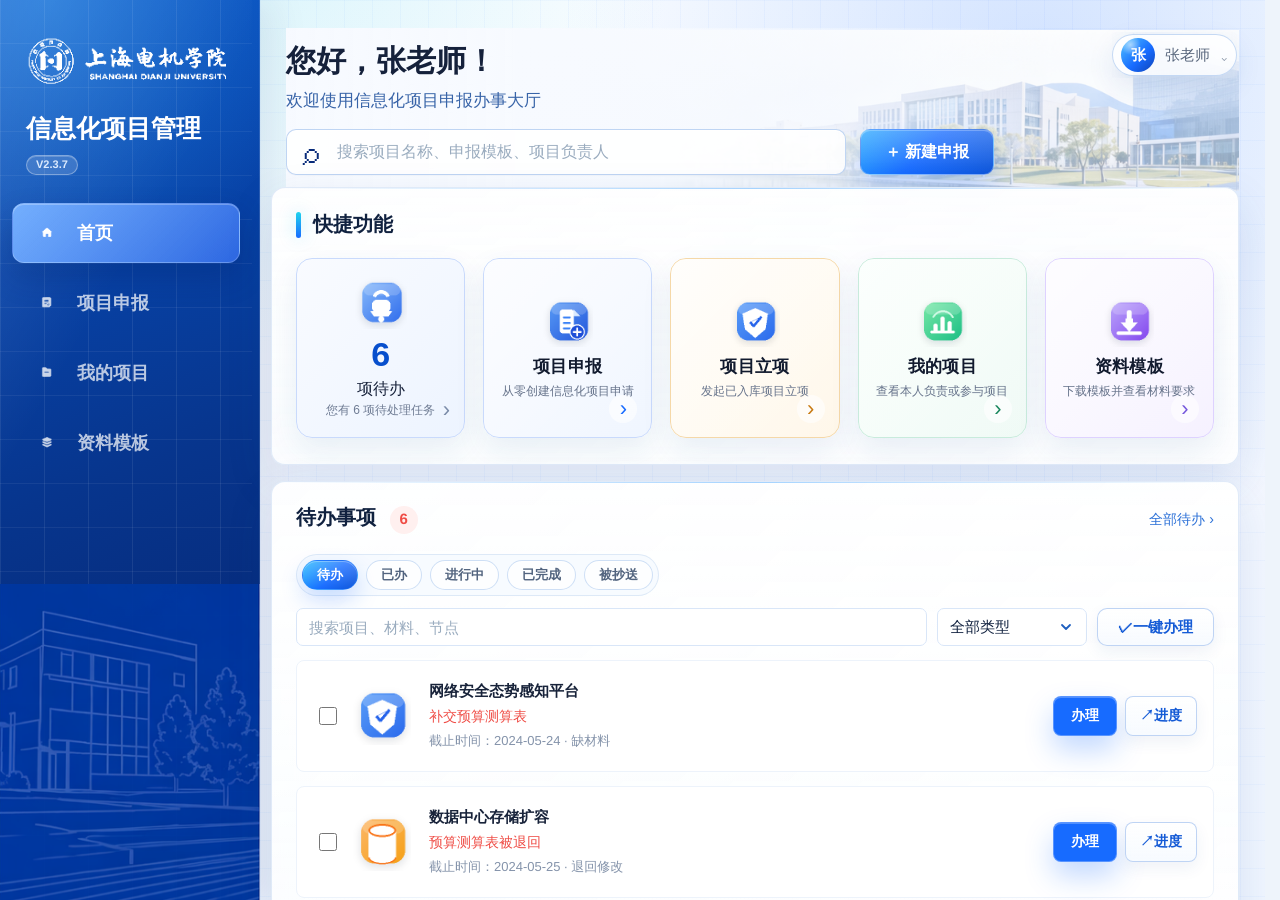
<file: p/index.html>
<!doctype html>
<html lang="zh-CN">
  <head>
    <meta charset="utf-8" />
    <meta name="viewport" content="width=device-width, initial-scale=1" />
    <title>信息化项目管理原型预览</title>
    <style>
      html,
      body {
        width: 100%;
        height: 100%;
        margin: 0;
        background: #eef4fb;
      }

      iframe {
        display: block;
        width: 100%;
        height: 100%;
        border: 0;
      }
    </style>
  </head>
  <body>
    <iframe
      title="信息化项目管理原型预览"
      src="../信息化项目预算与流程管理/前端页面重设计原型/index.html"
    ></iframe>
  </body>
</html>
</file>
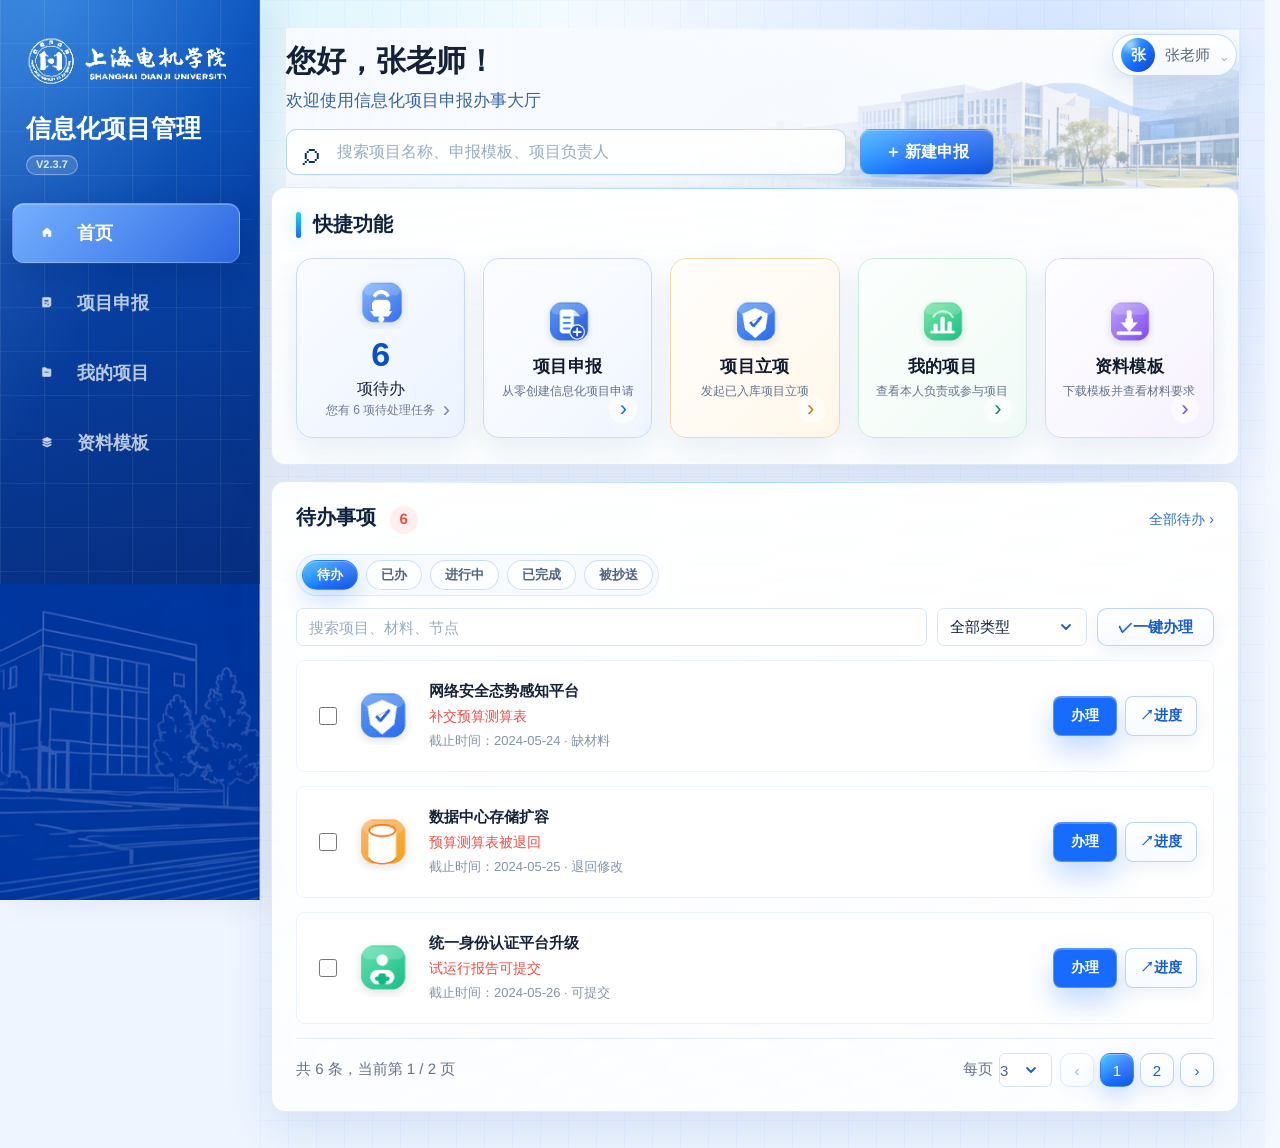
<file: 信息化项目预算与流程管理/前端页面重设计原型/index.html>
<!doctype html>
<html lang="zh-CN">
  <head>
    <meta charset="UTF-8" />
    <meta name="viewport" content="width=device-width, initial-scale=1.0" />
    <title>信息化项目预算与流程管理系统</title>
    <meta name="prototype-version" content="V2.3.7" />
    <link rel="icon" href="data:image/svg+xml,%3Csvg xmlns='http://www.w3.org/2000/svg' viewBox='0 0 64 64'%3E%3Crect width='64' height='64' rx='14' fill='%23176bff'/%3E%3Cpath d='M18 34h28M22 24h20M22 44h14' stroke='white' stroke-width='5' stroke-linecap='round'/%3E%3C/svg%3E" />
    <link rel="stylesheet" href="./styles.css?v=20260724-v238-table-alignment" />
  </head>
  <body data-mode="applicant" data-screen="portal">
    <div class="app">
      <aside class="sidebar" aria-label="业务导航">
        <div class="school-brand">
          <img src="./assets/school-logo.png" alt="上海电机学院" />
        </div>
        <div class="sidebar-heading">
          <span id="navEyebrow">办事大厅</span>
          <strong>信息化项目管理</strong>
          <small id="navTitle">办事大厅</small>
          <em class="version-pill">V2.3.7</em>
        </div>

        <nav class="nav-list applicant-nav">
          <button class="nav-item is-active" type="button" data-screen="portal">
            <img src="./assets/nav-home.png" alt="" /><span>首页</span>
          </button>
          <button class="nav-item" type="button" data-screen="applyWizard">
            <img src="./assets/nav-apply.png" alt="" /><span>项目申报</span>
          </button>
          <button class="nav-item" type="button" data-screen="myProjects">
            <img src="./assets/nav-my.png" alt="" /><span>我的项目</span>
          </button>
          <button class="nav-item" type="button" data-screen="templates">
            <img src="./assets/nav-template.png" alt="" /><span>资料模板</span>
          </button>
        </nav>

        <nav class="nav-list admin-nav">
          <button class="nav-item" type="button" data-screen="leader">
            <img src="./assets/nav-home.png" alt="" /><span>工作台</span>
          </button>
          <button class="nav-item" type="button" data-screen="analytics">
            <img src="./assets/icon-progress.png" alt="" /><span>统计分析</span>
          </button>
          <button class="nav-item" type="button" data-screen="manage" data-manage-open="business">
            <img src="./assets/icon-progress.png" alt="" /><span>项目台账</span>
          </button>
          <button class="nav-item" type="button" data-screen="manage" data-manage-open="processReview">
            <img src="./assets/icon-shield.png" alt="" /><span>项目申报库</span>
          </button>

          <div class="nav-group is-open" data-nav-group="process">
            <button class="nav-group-title" type="button" data-screen="manage" data-manage-open="processApproval" data-nav-toggle="process" aria-expanded="true" aria-controls="processNavSublist">
              <img src="./assets/icon-calendar.png" alt="" /><span>项目过程管理</span><b>⌃</b>
            </button>
            <div class="nav-sublist" id="processNavSublist">
              <button class="nav-subitem" type="button" data-screen="manage" data-manage-open="processApproval">立项</button>
              <button class="nav-subitem" type="button" data-screen="manage" data-manage-open="processPurchase">采购</button>
              <button class="nav-subitem" type="button" data-screen="manage" data-manage-open="processImplement">实施</button>
              <button class="nav-subitem" type="button" data-screen="manage" data-manage-open="processTrial">试运行</button>
              <button class="nav-subitem" type="button" data-screen="manage" data-manage-open="processAcceptance">验收</button>
              <button class="nav-subitem" type="button" data-screen="manage" data-manage-open="processRefund">退履约保金</button>
              <button class="nav-subitem" type="button" data-screen="manage" data-manage-open="processArchive">归档</button>
            </div>
          </div>

          <button class="nav-item" type="button" data-screen="fundPool">
            <img src="./assets/icon-database.png" alt="" /><span>年度经费池</span>
          </button>
          <button class="nav-item" type="button" data-screen="manage" data-manage-open="docs">
            <img src="./assets/icon-material.png" alt="" /><span>资料模板维护</span>
          </button>
          <div class="nav-group is-open" data-nav-group="system">
            <button class="nav-group-title" type="button" data-screen="systemRoles" data-system-root="system" data-nav-toggle="system" aria-expanded="true" aria-controls="systemNavSublist">
              <img src="./assets/icon-user.png" alt="" /><span>系统管理</span><b>⌃</b>
            </button>
            <div class="nav-sublist" id="systemNavSublist">
              <button class="nav-subitem" type="button" data-screen="systemRoles">角色管理</button>
              <button class="nav-subitem" type="button" data-screen="systemFlow">流程配置管理</button>
              <button class="nav-subitem" type="button" data-screen="systemFields">字段表管理</button>
            </div>
          </div>
        </nav>
      </aside>

      <main class="workspace">
        <header class="topbar">
          <div class="admin-breadcrumb">
            <span class="menu-mark">☰</span>
            <span>工作台</span>
            <i>/</i>
            <span>项目管理</span>
            <i>/</i>
            <strong id="adminBreadcrumbCurrent">项目管理</strong>
          </div>
          <div class="top-actions">
            <button class="top-primary admin-only" type="button" data-action="exportReport">导出列表</button>
            <div class="user-menu">
              <button class="avatar-btn" type="button" id="avatarButton" aria-expanded="false">
                <span class="avatar">张</span>
                <span>张老师</span>
                <i>⌄</i>
              </button>
              <div class="avatar-popover" id="avatarPopover">
                <button type="button" id="enterAdmin">进入管理后台</button>
                <button type="button" id="backPortal">返回办事大厅</button>
                <span>已开通管理权限</span>
              </div>
            </div>
          </div>
        </header>

        <section class="page-head">
          <div>
            <p id="pageTitle">办事大厅</p>
            <h1 id="pageHeading">您好，张老师！</h1>
            <span class="portal-subtitle">欢迎使用信息化项目申报办事大厅</span>
            <div class="page-action-row applicant-only">
              <label class="top-search page-search">
                <span class="search-mark">⌕</span>
                <input id="globalSearch" type="search" placeholder="搜索项目名称、申报模板、项目负责人" />
              </label>
              <button class="top-primary" type="button" data-action="openApplyWizard">＋ 新建申报</button>
            </div>
          </div>
        </section>

        <section class="screen is-active" id="portal">
          <section class="quick-panel">
            <div class="section-title"><i></i><h2>快捷功能</h2></div>
            <div class="quick-actions">
              <button class="todo-summary action-todo" type="button" data-action="openTodoCenter">
                <img src="./assets/icon-bell.png" alt="" />
                <strong>6</strong>
                <span>项待办<br /><em>您有 6 项待处理任务</em></span>
                <b>›</b>
              </button>
              <button class="action-card action-apply" type="button" data-action="openApplyWizard">
                <img src="./assets/icon-apply.png" alt="" />
                <span><b>项目申报</b><em>从零创建信息化项目申请</em></span>
                <strong>›</strong>
              </button>
              <button class="action-card action-initiation" type="button" data-action="newInitiation">
                <img src="./assets/icon-shield.png" alt="" />
                <span><b>项目立项</b><em>发起已入库项目立项</em></span>
                <strong>›</strong>
              </button>
              <button class="action-card action-progress" type="button" data-screen-link="myProjects">
                <img src="./assets/icon-progress.png" alt="" />
                <span><b>我的项目</b><em>查看本人负责或参与项目</em></span>
                <strong>›</strong>
              </button>
              <button class="action-card action-template" type="button" data-screen-link="templates">
                <img src="./assets/icon-template.png" alt="" />
                <span><b>资料模板</b><em>下载模板并查看材料要求</em></span>
                <strong>›</strong>
              </button>
            </div>
          </section>

          <div class="portal-grid">
            <section class="panel todo-panel">
              <div class="panel-head">
                <h2>待办事项 <span>6</span></h2>
                <button class="text-btn" type="button" data-action="openTodoCenter">全部待办 ›</button>
              </div>
              <div class="todo-tabs" id="portalTodoTabs" aria-label="待办分类">
                <button class="is-active" type="button" data-todo-tab="pending">待办</button>
                <button type="button" data-todo-tab="done">已办</button>
                <button type="button" data-todo-tab="running">进行中</button>
                <button type="button" data-todo-tab="completed">已完成</button>
                <button type="button" data-todo-tab="cc">被抄送</button>
              </div>
              <div class="todo-panel-tools">
                <input type="search" placeholder="搜索项目、材料、节点" />
                <select><option>全部类型</option><option>缺材料</option><option>退回修改</option><option>可提交</option></select>
                <button class="ghost-btn" type="button" data-action="quickProcess">一键办理</button>
              </div>
              <div class="todo-list" id="applicantTodoList"></div>
              <div class="todo-center-pagination portal-todo-pagination">
                <span id="portalTodoPageInfo">共 0 条</span>
                <label>每页
                  <select id="portalTodoPageSize">
                    <option value="3">3</option>
                    <option value="5">5</option>
                    <option value="10">10</option>
                  </select>
                </label>
                <div class="portal-todo-pages" id="portalTodoPageButtons" aria-label="待办分页"></div>
              </div>
            </section>

            <section class="panel notice-panel" hidden>
              <div class="panel-head">
                <h2>通知公告</h2>
                <button class="text-btn" type="button" data-screen-link="noticeCenter">全部通知 ›</button>
              </div>
              <div class="notice-tools">
                <input type="search" placeholder="搜索通知标题或关键词" />
                <button class="is-active" type="button">未读</button>
                <button type="button">已读</button>
              </div>
              <div class="notice-list">
                <article data-action="noticeDetail" role="button" tabindex="0">
                  <img src="./assets/icon-bell.png" alt="" />
                  <div>
                    <span>申报通知</span>
                    <strong>2026 年信息化项目申报已开放</strong>
                    <p>全年可申报，提交前请先按模板准备建设必要性、预算测算和团队角色。</p>
                  </div>
                  <time>07-01<b class="notice-state unread">未读</b></time>
                </article>
                <article data-action="noticeDetail" role="button" tabindex="0">
                  <img src="./assets/icon-calendar.png" alt="" />
                  <div>
                    <span>材料通知</span>
                    <strong>申报材料模板与预算已更新</strong>
                    <p>项目申报书、预算测算表、采购论证和归档清单已按新发布。</p>
                  </div>
                  <time>06-28<b class="notice-state read">已读</b></time>
                </article>
              </div>
              <div class="notice-pagination">
                <span>共 12 条</span>
                <button class="is-active" type="button">1</button>
                <button type="button">2</button>
                <button type="button">›</button>
              </div>
            </section>

            <section class="panel calendar-panel" hidden>
              <div class="panel-head">
                <h2>项目日历</h2>
                <div class="calendar-tools">
                  <button type="button">今日</button>
                  <button type="button">‹</button>
                  <button type="button">›</button>
                  <button class="is-active" type="button" data-calendar-view="month">月视图</button>
                  <button type="button" data-calendar-view="week">周视图</button>
                </div>
              </div>
              <h3>2024年5月</h3>
              <div class="calendar-grid is-active" data-calendar-panel="month">
                <span>一</span><span>二</span><span>三</span><span>四</span><span>五</span><span>六</span><span>日</span>
                <button class="muted" type="button">29</button><button class="muted" type="button">30</button><button type="button">1</button><button type="button">2</button><button class="has-event green" type="button" data-calendar-event="material">3<em>材料截止</em></button><button type="button">4</button><button type="button">5</button>
                <button type="button">6</button><button type="button">7</button><button type="button">8</button><button class="has-event blue" type="button" data-calendar-event="review">9<em>申报库评审</em></button><button type="button">10</button><button type="button">11</button><button type="button">12</button>
                <button type="button">13</button><button type="button">14</button><button type="button">15</button><button class="has-event purple" type="button" data-calendar-event="midterm">16<em>中期检查</em></button><button type="button">17</button><button type="button">18</button><button type="button">19</button>
                <button type="button">20</button><button type="button">21</button><button class="is-current" type="button">22</button><button type="button">23</button><button class="has-event orange" type="button" data-calendar-event="acceptance">24<em>验收截止</em></button><button type="button">25</button><button type="button">26</button>
                <button type="button">27</button><button type="button">28</button><button type="button">29</button><button type="button">30</button><button type="button">31</button><button class="muted" type="button">1</button><button class="muted" type="button">2</button>
              </div>
              <div class="week-list" data-calendar-panel="week">
                <article role="button" tabindex="0" data-calendar-event="material"><b>周三</b><span>补交预算测算表</span><em>10:00</em></article>
                <article role="button" tabindex="0" data-calendar-event="review"><b>周四</b><span>申报库评审</span><em>14:00</em></article>
                <article role="button" tabindex="0" data-calendar-event="purchase"><b>周五</b><span>采购论证材料截止</span><em>17:00</em></article>
              </div>
              <div class="calendar-event-popover" id="calendarEventPopover" aria-live="polite">
                <span id="calendarEventTag">项目节点</span>
                <strong id="calendarEventTitle">申报库评审</strong>
                <p id="calendarEventDesc">网络安全态势感知平台进入申报库评审，请确认申报书、预算测算和团队角色。</p>
                <button class="plain-btn" type="button" data-action="calendarDetail">查看详情</button>
              </div>
              <div class="calendar-legend"><span class="blue"></span>申报库评审 <span class="green"></span>材料截止 <span class="orange"></span>验收截止 <span class="purple"></span>中期检查</div>
            </section>
          </div>
        </section>

        <section class="screen" id="noticeCenter" hidden>
          <section class="panel notice-center-panel">
            <div class="panel-head">
              <h2>通知公告 <span>12</span></h2>
              <button class="ghost-btn" type="button" data-action="readNotice">发布</button>
            </div>
            <div class="notice-center-filters">
              <label><span>关键词</span><input type="search" placeholder="通知标题、材料名称、项目节点" /></label>
              <label><span>通知类型</span><select><option>全部</option><option>申报通知</option><option>材料通知</option><option>评审通知</option><option>归档通知</option></select></label>
              <label><span>阅读状态</span><select><option>全部</option><option>未读</option><option>已读</option></select></label>
              <button class="primary-btn" type="button" data-action="searchList">查询</button>
              <button class="ghost-btn" type="button" data-action="exportReport">导出</button>
            </div>
            <div class="notice-center-list">
              <article class="notice-center-row is-unread">
                <img src="./assets/icon-bell.png" alt="" />
                <div>
                  <span>申报通知</span>
                  <strong>2026 年信息化项目申报已开放</strong>
                  <p>全年可申报，提交前请先准备建设必要性、预算测算和团队角色。</p>
                </div>
                <time>2026-07-01</time>
                <b class="notice-state unread">未读</b>
                <button class="plain-btn" type="button" data-action="viewDetail" data-detail="noticeDetail">查看</button>
              </article>
              <article class="notice-center-row">
                <img src="./assets/icon-calendar.png" alt="" />
                <div>
                  <span>材料通知</span>
                  <strong>申报材料模板与预算已更新</strong>
                  <p>项目申报书、预算测算表、采购论证和归档清单已按新发布。</p>
                </div>
                <time>2026-06-28</time>
                <b class="notice-state read">已读</b>
                <button class="plain-btn" type="button" data-action="viewDetail" data-detail="noticeDetail">查看</button>
              </article>
              <article class="notice-center-row is-unread">
                <img src="./assets/icon-progress.png" alt="" />
                <div>
                  <span>评审通知</span>
                  <strong>周四 14 点立项会排期更新</strong>
                  <p>网络安全态势感知平台、统一身份认证平台升级进入本批评审。</p>
                </div>
                <time>2026-06-24</time>
                <b class="notice-state unread">未读</b>
                <button class="plain-btn" type="button" data-action="viewDetail" data-detail="noticeDetail">查看</button>
              </article>
              <article class="notice-center-row">
                <img src="./assets/icon-template.png" alt="" />
                <div>
                  <span>归档通知</span>
                  <strong>验收通过项目请补齐归档材料</strong>
                  <p>验收意见、签字页、归档移交清单缺项会自动生成待办。</p>
                </div>
                <time>2026-06-18</time>
                <b class="notice-state read">已读</b>
                <button class="plain-btn" type="button" data-action="viewDetail" data-detail="noticeDetail">查看</button>
              </article>
            </div>
            <div class="notice-center-pagination">
              <span>共 12 条</span>
              <button class="is-active" type="button">1</button>
              <button type="button">2</button>
              <button type="button">3</button>
              <button type="button">›</button>
            </div>
          </section>
        </section>

        <section class="screen" id="todoCenter">
          <section class="panel todo-center-panel">
            <div class="panel-head">
              <h2>待办中心 <span>3</span></h2>
            </div>
            <div class="todo-center-filters">
              <label><span>关键词</span><input type="search" placeholder="项目名称、材料名称、节点" /></label>
              <label><span>待办类型</span><select><option>全部</option><option>补交材料</option><option>退回修改</option><option>验收申请</option></select></label>
              <label><span>截止时间</span><input type="date" value="2026-07-08" /></label>
              <label><span>处理状态</span><select><option>未处理</option><option>已处理</option></select></label>
              <button class="primary-btn" type="button" data-action="searchList">查询</button>
            </div>
            <div class="todo-table" role="table" aria-label="待办列表">
              <div class="todo-table-row todo-table-head" role="row">
                <span>项目名称</span>
                <span>预算来源</span>
                <span>申报部门</span>
                <span>申报人</span>
                <span>申报时间</span>
                <span>进度</span>
                <span>操作</span>
              </div>
              <div class="todo-table-row" role="row">
                <strong>网络安全态势感知平台<em>补交预算测算表</em></strong>
                <span>信息化建设专项</span>
                <span>信息化办公室</span>
                <span>张工</span>
                <span>2024-05-10</span>
                <span><b class="status amber">缺材料</b><i class="mini-progress" style="--w: 32%"></i></span>
                <span class="row-actions"><button class="ghost-btn" type="button" data-action="todoDetail">详情</button><button class="plain-btn" type="button" data-action="quickProcess">办理</button></span>
              </div>
              <div class="todo-table-row" role="row">
                <strong>数据中心存储扩容<em>预算测算表被退回</em></strong>
                <span>基础设施更新预算</span>
                <span>信息化办公室</span>
                <span>王工</span>
                <span>2024-05-12</span>
                <span><b class="status amber">退回</b><i class="mini-progress" style="--w: 24%"></i></span>
                <span class="row-actions"><button class="ghost-btn" type="button" data-action="todoDetail">详情</button><button class="plain-btn" type="button" data-action="quickProcess">办理</button></span>
              </div>
              <div class="todo-table-row" role="row">
                <strong>统一身份认证平台升级<em>试运行报告可提交</em></strong>
                <span>网络安全与数据治理</span>
                <span>信息化办公室</span>
                <span>李工</span>
                <span>2024-06-03</span>
                <span><b class="status green">可提交</b><i class="mini-progress" style="--w: 68%"></i></span>
                <span class="row-actions"><button class="ghost-btn" type="button" data-action="projectProgress">进度</button><button class="plain-btn" type="button" data-action="quickProcess">办理</button></span>
              </div>
            </div>
            <div class="todo-center-pagination">
              <span>共 18 条待办</span>
              <label>每页
                <select>
                  <option>10 条</option>
                  <option>20 条</option>
                  <option>50 条</option>
                </select>
              </label>
              <button class="ghost-btn" type="button">上一页</button>
              <button class="is-active" type="button">1</button>
              <button type="button">2</button>
              <button type="button">3</button>
              <button class="ghost-btn" type="button">下一页</button>
            </div>
          </section>
        </section>

        <section class="screen" id="progressCenter">
          <section class="progress-track-page">
            <div class="progress-track-head">
              <div>
                <span>进度跟踪</span>
                <h2>项目全流程进度</h2>
              </div>
              <button class="ghost-btn" type="button" data-action="exportReport">导出进度</button>
            </div>

            <div class="progress-metrics-strip">
              <article><span>跟踪项目</span><strong>4</strong><em>当前页项目</em></article>
              <article><span>需补材料</span><strong>2</strong><em>优先处理</em></article>
              <article><span>近 7 日更新</span><strong>3</strong><em>含评审与验收</em></article>
              <article><span>平均进度</span><strong>50%</strong><em>按节点折算</em></article>
            </div>

            <section class="progress-query-panel">
              <div class="progress-query-grid">
                <label><span>项目名称</span><input type="search" placeholder="搜索项目名称" /></label>
                <label><span>申报部门</span><input type="search" placeholder="输入部门" /></label>
                <label><span>申报人</span><input type="search" placeholder="输入姓名" /></label>
                <label><span>申报时间</span><input type="text" placeholder="开始日期 ~ 结束日期" /></label>
                <label><span>当前阶段</span><select><option>全部</option><option>申报</option><option>立项</option><option>采购</option><option>实施</option><option>试运行</option><option>验收</option><option>市级验收</option><option>退履约保金</option><option>归档</option></select></label>
                <label><span>材料状态</span><select><option>全部</option><option>缺材料</option><option>已齐</option><option>待确认</option></select></label>
              </div>
              <div class="progress-query-actions">
                <button class="primary-btn" type="button" data-action="searchList">查询</button>
                <button class="ghost-btn" type="button" data-action="resetFilter">重置</button>
              </div>
            </section>

            <section class="progress-project-list" aria-label="项目进度列表">
              <article class="progress-project-card">
                <div class="progress-project-main">
                  <div class="progress-project-title">
                    <strong>网络安全态势感知平台</strong>
                    <span>信息化办公室 · 张工 · 更新 06-28</span>
                  </div>
                  <div class="progress-node-rail">
                    <span class="is-current">立项</span>
                    <span>采购</span>
                    <span>实施</span>
                    <span>试运行</span>
                    <span>验收</span>
                    <span>退履约保金</span>
                    <span>归档</span>
                  </div>
                  <p>待补交预算测算表，补齐后进入立项确认。</p>
                </div>
                <div class="progress-project-side">
                  <span class="status amber">缺材料</span>
                  <b>32%</b>
                  <i class="mini-progress" style="--w: 32%"></i>
                  <div class="row-actions">
                    <button class="plain-btn" type="button" data-action="projectProgress">进度</button>
                    <button class="ghost-btn" type="button" data-action="applicationDetail">详情</button>
                  </div>
                </div>
              </article>

              <article class="progress-project-card">
                <div class="progress-project-main">
                  <div class="progress-project-title">
                    <strong>统一身份认证平台升级</strong>
                    <span>信息化办公室 · 李工 · 更新 06-24</span>
                  </div>
                  <div class="progress-node-rail">
                    <span class="is-done">立项</span>
                    <span class="is-done">采购</span>
                    <span class="is-done">实施</span>
                    <span class="is-current">试运行</span>
                    <span>验收</span>
                    <span>退履约保金</span>
                    <span>归档</span>
                  </div>
                  <p>试运行报告可提交，提交后进入验收材料准备。</p>
                </div>
                <div class="progress-project-side">
                  <span class="status green">可提交</span>
                  <b>68%</b>
                  <i class="mini-progress" style="--w: 68%"></i>
                  <div class="row-actions">
                    <button class="plain-btn" type="button" data-action="projectProgress">进度</button>
                    <button class="ghost-btn" type="button" data-action="applicationDetail">详情</button>
                  </div>
                </div>
              </article>

              <article class="progress-project-card">
                <div class="progress-project-main">
                  <div class="progress-project-title">
                    <strong>数据中心存储扩容</strong>
                    <span>信息化办公室 · 王工 · 更新 06-18</span>
                  </div>
                  <div class="progress-node-rail">
                    <span class="is-current">立项</span>
                    <span>采购</span>
                    <span>实施</span>
                    <span>试运行</span>
                    <span>验收</span>
                    <span>退履约保金</span>
                    <span>归档</span>
                  </div>
                  <p>预算测算表被退回，需要按年度补充资金来源。</p>
                </div>
                <div class="progress-project-side">
                  <span class="status amber">退回修改</span>
                  <b>24%</b>
                  <i class="mini-progress" style="--w: 24%"></i>
                  <div class="row-actions">
                    <button class="plain-btn" type="button" data-action="projectProgress">进度</button>
                    <button class="ghost-btn" type="button" data-action="applicationDetail">详情</button>
                  </div>
                </div>
              </article>

              <article class="progress-project-card">
                <div class="progress-project-main">
                  <div class="progress-project-title">
                    <strong>日志审计平台建设</strong>
                    <span>网络中心 · 赵工 · 更新 06-12</span>
                  </div>
                  <div class="progress-node-rail">
                    <span class="is-done">立项</span>
                    <span class="is-done">采购</span>
                    <span class="is-done">实施</span>
                    <span class="is-done">试运行</span>
                    <span class="is-current">验收</span>
                    <span>退履约保金</span>
                    <span>归档</span>
                  </div>
                  <p>阶段报告已上传，等待验收意见。</p>
                </div>
                <div class="progress-project-side">
                  <span class="status blue">验收中</span>
                  <b>76%</b>
                  <i class="mini-progress" style="--w: 76%"></i>
                  <div class="row-actions">
                    <button class="plain-btn" type="button" data-action="projectProgress">进度</button>
                    <button class="ghost-btn" type="button" data-action="applicationDetail">详情</button>
                  </div>
                </div>
              </article>
            </section>

            <div class="todo-center-pagination">
              <span>共 4 个进行中项目</span>
              <button class="is-active" type="button">1</button>
            </div>
          </section>
        </section>

        <section class="screen" id="applyWizard">
          <section class="panel application-list-panel">
            <div class="admin-query-panel application-query-panel application-list-query">
              <label><span>项目名称</span><input placeholder="请输入项目名称" /></label>
              <label><span>申报部门</span><select><option>全部</option><option>信息化办公室</option><option>网络中心</option><option>教务处</option></select></label>
              <label><span>项目类型</span><select><option>全部</option><option>软件平台</option><option>硬件设备</option><option>网络安全</option><option>集成服务</option></select></label>
              <label><span>申报状态</span><select><option>全部</option><option>草稿</option><option>已提交</option><option>退回修改</option><option>已入库</option></select></label>
              <label><span>申报年度</span><select><option>全部</option><option>2026</option><option>2025</option><option>2024</option></select></label>
              <label><span>材料状态</span><select><option>全部</option><option>待上传</option><option>已上传</option><option>需补充</option></select></label>
            </div>
            <div class="admin-summary-row application-summary-row">
              <button class="is-active" type="button" data-action="applicationStatusFilter" data-application-status="all">全部 8</button>
              <button type="button" data-action="applicationStatusFilter" data-application-status="draft">草稿 2</button>
              <button type="button" data-action="applicationStatusFilter" data-application-status="submitted">已提交 3</button>
              <button type="button" data-action="applicationStatusFilter" data-application-status="returned">退回修改 1</button>
              <button type="button" data-action="applicationStatusFilter" data-application-status="stored">已入库 2</button>
              <button type="button" data-action="applicationStatusFilter" data-application-status="linked">已出库 1</button>
              <span class="application-summary-actions">
                <button class="ghost-btn" type="button" data-action="exportReport">导出</button>
                <button class="primary-btn" type="button" data-action="openApplicationForm" data-application-mode="new">＋ 新增申报</button>
              </span>
            </div>
            <div class="admin-table application-table application-list-table">
              <div class="admin-table-row admin-table-head"><span>申报编号</span><span>项目名称</span><span>申报部门</span><span>项目类型</span><span>申报日期</span><span>申报状态</span><span>入库状态</span><span>入库编号</span><span>操作</span></div>
              <div class="admin-table-row" data-application-status="submitted"><span>SB2026001</span><strong>网络安全态势感知平台</strong><span>信息化办公室</span><span>网络安全</span><span>2026-06-20</span><span><b class="admin-badge blue">已提交</b></span><span><b class="admin-badge">未入库</b></span><span>-</span><span class="row-actions"><button type="button" data-action="editApplication">编辑</button><button type="button" data-action="applicationDetail">详情</button><button type="button" data-action="removeRepeatRow">删除</button></span></div>
              <div class="admin-table-row" data-application-status="stored linked"><span>SB2026002</span><strong>统一身份认证平台升级</strong><span>信息化办公室</span><span>软件平台</span><span>2026-05-18</span><span><b class="admin-badge green">已入库</b></span><span><b class="admin-badge green">已出库</b></span><span>XXH2026002</span><span class="row-actions"><button type="button" data-action="editApplication">编辑</button><button type="button" data-action="applicationDetail">详情</button><button type="button" data-action="removeRepeatRow">删除</button></span></div>
              <div class="admin-table-row" data-application-status="returned"><span>SB2026003</span><strong>数据备份与容灾扩容</strong><span>网络中心</span><span>硬件设备</span><span>2026-06-12</span><span><b class="admin-badge amber">退回修改</b></span><span><b class="admin-badge">未入库</b></span><span>-</span><span class="row-actions"><button type="button" data-action="editApplication">编辑</button><button type="button" data-action="applicationDetail">详情</button><button type="button" data-action="removeRepeatRow">删除</button></span></div>
              <div class="admin-table-row" data-application-status="draft"><span>SB2026004</span><strong>一站式网上办事大厅扩展</strong><span>教务处</span><span>软件平台</span><span>2026-06-08</span><span><b class="admin-badge">草稿</b></span><span><b class="admin-badge">未入库</b></span><span>-</span><span class="row-actions"><button type="button" data-action="editApplication">编辑</button><button type="button" data-action="applicationDetail">详情</button><button type="button" data-action="removeRepeatRow">删除</button></span></div>
            </div>
          </section>

        </section>

        <section class="screen" id="applicationFormPage">
          <section class="panel form-panel single-page-application application-form-panel" id="applicationFormPanel">
            <section class="process-form-header process-form-header-application">
              <div class="process-form-hero">
                <div class="process-form-copy">
                  <h1>项目申报</h1>
                  <p class="process-form-serial">流水号：SB2026001</p>
                </div>
                <div class="process-form-meta">
                  <button class="ghost-btn" type="button" data-action="backToApplicationList">返回</button>
                </div>
              </div>

              <section class="application-flow-card" aria-label="申报流程节点">
                <div class="application-flow-head">
                  <div></div>
                  <em id="applicationFlowCurrent" class="is-hidden">项目申报</em>
                </div>
                <div class="application-flow-track" id="applicationFlowTrack">
                  <div class="application-flow-step is-current" data-application-stage="0"><b>1</b><span>项目申报</span></div>
                  <div class="application-flow-step" data-application-stage="1"><b>2</b><span>网信办审核</span></div>
                  <div class="application-flow-step" data-application-stage="2"><b>3</b><span>校级审核</span></div>
                  <div class="application-flow-step" data-application-stage="3"><b>4</b><span>进入项目库</span></div>
                </div>
              </section>
            </section>

            <section class="wizard-pane is-active" data-wizard-panel="0">
              <div class="panel-head compact-head application-section-head"><h2>项目信息</h2><button class="application-section-collapse" type="button" aria-label="收起项目信息">⌃</button></div>
              <div class="application-section-body">
                <div class="form-grid form-grid-3 application-form-fields">
                  <label><span>* 项目名称</span><input value="网络安全态势感知平台" /></label>
                  <label><span>* 申报部门</span><select><option>信息化办公室</option><option>教务处</option><option>图文信息中心</option></select></label>
                  <label><span>* 归口部门</span><select><option>信息化办公室</option><option>网络中心</option></select></label>
                  <label><span>建设类型</span><select><option>软件平台</option><option>硬件设备</option><option>网络安全</option><option>集成服务</option></select></label>
                  <label><span>使用部门</span><select><option>全校</option><option>信息化办公室</option><option>教务处</option><option>网络中心</option><option>图文信息中心</option></select></label>
                  <label><span>申报人</span><input value="张老师" /></label>
                </div>
              </div>
            </section>

            <section class="wizard-pane is-active application-budget-pane" data-wizard-panel="2">
              <div class="panel-head compact-head application-section-head"><h2>申报预算</h2><button class="application-section-collapse" type="button" aria-label="收起申报预算">⌃</button></div>
              <div class="application-section-body">
                <div class="form-grid form-grid-3 application-form-fields">
                  <label><span>* 申报预算（元）</span><input id="applicationBudgetInput" value="860000" /></label>
                  <label><span>* 预算年度</span><select><option>2026</option><option>2027</option><option>2026-2027</option></select></label>
                  <label><span>经费来源</span><select><option>信息化建设专项</option><option>网络安全与数据治理</option><option>基础设施更新预算</option><option>部门自筹</option><option>待确认</option></select></label>
                  <label class="application-expense-note"><span>费用说明</span><textarea></textarea></label>
                </div>
                <p class="application-budget-hint is-hidden" id="applicationBudgetHint"></p>
              </div>
            </section>

            <section class="wizard-pane is-active" data-wizard-panel="3">
              <div class="panel-head compact-head application-section-head"><h2>申报材料</h2><button class="application-section-collapse" type="button" aria-label="收起申报材料">⌃</button></div>
              <div class="application-section-body">
                <div class="attachment-check-table application-upload-table" id="applicationAttachmentTable">
                  <div><span>附件名称</span><span>已传附件</span><span>是否必填</span><span>当前状态</span><span>操作</span></div>
                  <div><strong>项目申报书</strong><span class="uploaded-attachment-list"><a href="javascript:void(0)" data-action="previewMaterial">信息化项目申报书.pdf</a></span><span>必填</span><em>已上传 1 个</em><span class="attach-actions"><button type="button" data-action="uploadProjectAttachment">重新上传</button><button type="button" data-action="previewMaterial">查看</button><button type="button" data-action="removeAttachment">删除</button></span></div>
                  <div><strong>预算测算表</strong><span class="uploaded-attachment-list"><a href="javascript:void(0)" data-action="previewMaterial">预算测算明细表.xlsx</a></span><span>按需</span><em>已上传 1 个</em><span class="attach-actions"><button type="button" data-action="uploadProjectAttachment">重新上传</button><button type="button" data-action="previewMaterial">查看</button><button type="button" data-action="removeAttachment">删除</button></span></div>
                  <div><strong>现状问题说明</strong><span class="uploaded-attachment-list"><a href="javascript:void(0)" data-action="previewMaterial">现状问题说明.docx</a></span><span>选填</span><em>已上传 1 个</em><span class="attach-actions"><button type="button" data-action="uploadProjectAttachment">重新上传</button><button type="button" data-action="previewMaterial">查看</button><button type="button" data-action="removeAttachment">删除</button></span></div>
                </div>
              </div>
            </section>

            <section class="wizard-pane is-active application-history-pane" id="applicationHistoryPane">
              <div class="panel-head compact-head application-section-head"><h2>审核记录</h2><button class="application-section-collapse" type="button" aria-label="收起审核记录">⌃</button></div>
              <div class="application-section-body">
                <div class="approval-timeline" id="applicationApprovalTimeline"></div>
              </div>
            </section>

            <section class="wizard-pane is-active application-approval-pane" id="applicationApprovalPane">
              <div class="panel-head compact-head application-section-head"><h2>网信办审核</h2><button class="application-section-collapse" type="button" aria-label="收起网信办审核">⌃</button></div>
              <div class="application-section-body">
                <div class="approval-panel">
                  <label class="application-approval-opinion-label"><span>处理意见</span><textarea id="applicationApprovalOpinion" placeholder="请输入审批意见">材料完整，建议进入下一环节。</textarea></label>
                </div>
              </div>
            </section>

            <div class="wizard-actions">
              <button class="ghost-btn" type="button" data-action="saveDraft" id="applicationSaveDraft">保存</button>
              <button class="ghost-btn application-decision-btn is-hidden" type="button" id="applicationReturnBtn" data-action="advanceApplicationFlow" data-decision-submit="return">退回修改</button>
              <button class="ghost-btn application-decision-btn is-hidden" type="button" id="applicationRejectBtn" data-action="advanceApplicationFlow" data-decision-submit="reject">不同意</button>
              <button class="primary-btn" type="button" id="applicationFlowSubmit" data-action="advanceApplicationFlow">提交</button>
            </div>
          </section>
        </section>

        <section class="screen" id="initiationFormPage">
          <section class="panel form-panel single-page-application application-form-panel initiation-form-panel" id="initiationFormPanel">
            <div class="process-form-toolbar">
              <button class="ghost-btn" type="button" data-action="backToMyProjects">← 返回我的项目</button>
            </div>
            <section class="process-form-header process-form-header-initiation">
              <div class="process-form-hero">
                <div class="process-form-copy">
                  <h1>项目立项申请</h1>
                  <p>关联入库项目，维护立项、采购、实施、试运行、验收、退履约保金与归档材料。</p>
                </div>
                <div class="process-form-meta">
                  <strong>流水号：LX2026002</strong>
                </div>
              </div>

              <section class="application-flow-card" aria-label="立项流程节点">
                <div class="application-flow-head">
                  <div></div>
                  <em id="initiationFlowCurrent" class="is-hidden">立项</em>
                </div>
                <div class="application-flow-track initiation-flow-track">
                  <div class="application-flow-step is-current" data-initiation-stage="0"><b>1</b><span>立项</span></div>
                  <div class="application-flow-step" data-initiation-stage="1"><b>2</b><span>采购</span></div>
                  <div class="application-flow-step" data-initiation-stage="2"><b>3</b><span>实施</span></div>
                  <div class="application-flow-step" data-initiation-stage="3"><b>4</b><span>试运行</span></div>
                  <div class="application-flow-step" data-initiation-stage="4"><b>5</b><span>验收</span></div>
                  <div class="application-flow-step" data-initiation-stage="5"><b>6</b><span>退履约保金</span></div>
                  <div class="application-flow-step" data-initiation-stage="6"><b>7</b><span>归档</span></div>
                </div>
              </section>
            </section>
            <div class="initiation-stage-group-head initiation-root-group" id="initiationRootGroupHead" role="button" tabindex="0" aria-expanded="true"><strong>立项</strong><button class="initiation-stage-group-toggle" type="button" aria-label="收起立项">⌃</button></div>
            <section class="wizard-pane is-active initiation-root-item">
              <div class="panel-head compact-head application-section-head"><h2>立项基础信息</h2><button class="application-section-collapse" type="button" aria-label="收起立项基础信息">⌃</button></div>
              <div class="application-section-body">
                <div class="form-grid form-grid-3">
                  <label><span>* 是否选择已入库项目</span><span class="inline-radio-group"><label><input type="radio" name="initiationUseLibrary" value="yes" checked /> 是</label><label><input type="radio" name="initiationUseLibrary" value="no" /> 否</label></span></label>
                  <label><span>* 是否有资产</span><select><option>无</option><option>有固定资产</option><option>有无形资产</option></select></label>
                  <label class="initiation-linked-field initiation-library-field"><span>* 入库项目名称</span><div class="multi-project-select is-open" id="initiationLibraryMultiSelect"><div class="multi-project-control"><div class="multi-project-tags" data-library-selected-tags></div><input type="search" placeholder="搜索项目名称 / 编号 / 部门" data-library-search /><button type="button" data-action="toggleLibraryProjectSelect" aria-label="展开入库项目候选">⌄</button></div><div class="multi-project-dropdown" data-library-options></div></div></label>
                  <label><span>* 项目编号</span><input id="initiationProjectCodes" value="XXH2026002" disabled /></label>
                  <label><span>* 关联状态</span><input id="initiationProjectStatus" value="已入库，可发起立项" disabled /></label>
                  <label><span>* 项目名称</span><input id="initiationProjectNames" value="统一身份认证平台升级" /></label>
                  <label><span>* 申报部门</span><input id="initiationProjectDepartments" value="信息化办公室" /></label>
                  <label><span>* 归口部门</span><input value="信息化办公室" /></label>
                  <label><span>* 建设类型</span><input value="软件平台" /></label>
                  <label><span>* 立项金额</span><input id="initiationBudgetAmount" value="420000 元" /></label>
                  <label class="budget-multi-field"><span>* 预算名称</span><div class="multi-project-select budget-name-multi-select"><div class="multi-project-control"><div class="multi-project-tags"><button type="button" class="multi-project-tag"><span>2026 年信息化建设专项</span><i aria-hidden="true">×</i></button><button type="button" class="multi-project-tag"><span>网络安全与数据治理</span><i aria-hidden="true">×</i></button></div><input type="search" placeholder="选择预算名称" /><button type="button" data-action="toggleBudgetNameSelect" aria-label="展开预算候选">⌄</button></div><div class="multi-project-dropdown"><label class="multi-project-option is-selected"><input type="checkbox" checked /><span><strong>2026 年信息化建设专项</strong><em>XXH-2026-01 · 信息化办公室</em></span><small>420 万</small></label><label class="multi-project-option is-selected"><input type="checkbox" checked /><span><strong>网络安全与数据治理</strong><em>AQZL-2026-02 · 网络中心</em></span><small>180 万</small></label><label class="multi-project-option"><input type="checkbox" /><span><strong>校园基础设施更新预算</strong><em>JCSS-2026-03 · 后勤处</em></span><small>300 万</small></label></div></div></label>
                  <label><span>* 预算编号</span><input value="XXH-2026-01、AQZL-2026-02" /></label>
                  <label class="is-hidden"><span>金额分支</span><select id="initiationAmountLevelSelect"><option value="expert">10 万及以上，专家验收</option><option value="self">10 万以下，自行验收</option></select></label>
                  <label class="is-hidden"><span>采购方式</span><select><option>校内论证后采购</option><option>公开招标</option><option>单一来源</option><option>框架协议</option></select></label>
                  <label><span>* 是否市级数字化项目</span><select id="initiationCityProjectSelect"><option value="no">否</option><option value="yes">是</option></select></label>
                  <label class="is-hidden"><span>* 是否有履约保证金</span><select id="initiationDepositBaseSelect"><option value="yes">是</option><option value="no">否</option></select></label>
                  <label class="is-hidden"><span>立项方式</span><select><option>申报库转立项</option><option>直接立项</option><option>补录立项</option></select></label>
                  <label><span>* 项目优先级</span><select><option>普通</option><option>重点</option><option>紧急</option></select></label>
                </div>
              </div>
            </section>
            <section class="wizard-pane is-active initiation-root-item">
              <div class="panel-head compact-head application-section-head"><h2>立项团队成员</h2><div class="application-summary-actions"><button class="ghost-btn" type="button" data-action="downloadTemplate">模板导入</button><button class="ghost-btn" type="button" data-action="addTeamRole">新增成员</button><button class="application-section-collapse" type="button" aria-label="收起立项团队成员">⌃</button></div></div>
              <div class="application-section-body">
                <div class="mini-table milestone-table repeat-table repeat-table-team">
                  <div class="repeat-table-row repeat-table-head"><span>角色</span><span>姓名</span><span>部门</span><span>手机号</span><span>邮箱</span><span>职责</span><span>操作</span></div>
                  <div class="repeat-table-row"><strong>项目负责人</strong><span>李工</span><span>信息化办公室</span><span>138****8899</span><span>lig@sdju.edu.cn</span><span>立项材料、预算确认</span><span class="repeat-actions"><button type="button" data-action="teamDetail">详情</button><button type="button" data-action="editProject">编辑</button></span></div>
                  <div class="repeat-table-row"><strong>实施联系人</strong><span>王工</span><span>网络中心</span><span>139****1120</span><span>wangg@sdju.edu.cn</span><span>实施协调、材料归集</span><span class="repeat-actions"><button type="button" data-action="teamDetail">详情</button><button type="button" data-action="editProject">编辑</button></span></div>
                </div>
              </div>
            </section>
            <section class="wizard-pane is-active initiation-root-item">
              <div class="panel-head compact-head application-section-head"><h2>项目计划与里程碑</h2><div class="application-summary-actions"><button class="ghost-btn" type="button" data-action="downloadTemplate">模板导入</button><button class="ghost-btn" type="button" data-action="addMilestone">新增里程碑</button><button class="application-section-collapse" type="button" aria-label="收起项目计划与里程碑">⌃</button></div></div>
              <div class="application-section-body">
                <div class="mini-table milestone-table repeat-table repeat-table-milestone">
                  <div class="repeat-table-row repeat-table-head"><span>流程节点</span><span>计划时间</span><span>里程碑事项</span><span>责任人</span><span>材料要求</span><span>操作</span></div>
                  <div class="repeat-table-row"><strong>立项</strong><span>2026-07</span><span>确认批复材料和项目编号</span><span>李工</span><span>项目批复材料</span><span class="repeat-actions"><button type="button" data-action="viewDetail">详情</button><button type="button" data-action="editProject">编辑</button><button type="button" data-action="removeRepeatRow">删除</button></span></div>
                  <div class="repeat-table-row"><strong>采购</strong><span>2026-08</span><span>采购论证与合同签订</span><span>采购办</span><span>采购论证、采购结果、合同文件</span><span class="repeat-actions"><button type="button" data-action="viewDetail">详情</button><button type="button" data-action="editProject">编辑</button><button type="button" data-action="removeRepeatRow">删除</button></span></div>
                  <div class="repeat-table-row"><strong>实施</strong><span>2026-09 至 2026-10</span><span>系统建设和联调</span><span>王工</span><span>实施计划、会议纪要、测评材料</span><span class="repeat-actions"><button type="button" data-action="viewDetail">详情</button><button type="button" data-action="editProject">编辑</button><button type="button" data-action="removeRepeatRow">删除</button></span></div>
                  <div class="repeat-table-row"><strong>试运行</strong><span>2026-11</span><span>上线试运行与问题整改</span><span>王工</span><span>启动会、培训、试运行报告</span><span class="repeat-actions"><button type="button" data-action="viewDetail">详情</button><button type="button" data-action="editProject">编辑</button><button type="button" data-action="removeRepeatRow">删除</button></span></div>
                  <div class="repeat-table-row"><strong>验收</strong><span>2026-12</span><span>提交验收审批并形成结论，市级项目在本环节补齐材料</span><span>李工</span><span>验收申请、验收审批表、专家意见、整改记录、市级材料</span><span class="repeat-actions"><button type="button" data-action="viewDetail">详情</button><button type="button" data-action="editProject">编辑</button><button type="button" data-action="removeRepeatRow">删除</button></span></div>
                  <div class="repeat-table-row"><strong>退履约保金</strong><span>2027-01</span><span>确认履约保证金退还</span><span>财务处</span><span>退保证金凭证</span><span class="repeat-actions"><button type="button" data-action="viewDetail">详情</button><button type="button" data-action="editProject">编辑</button><button type="button" data-action="removeRepeatRow">删除</button></span></div>
                  <div class="repeat-table-row"><strong>归档</strong><span>2027-01</span><span>生成归档清单并移交</span><span>档案室</span><span>归档移交清单、全流程材料包</span><span class="repeat-actions"><button type="button" data-action="viewDetail">详情</button><button type="button" data-action="editProject">编辑</button><button type="button" data-action="removeRepeatRow">删除</button></span></div>
                </div>
              </div>
            </section>
            <section class="wizard-pane is-active process-upload-pane initiation-root-item is-hidden" id="initiationRootMaterialPane">
              <div class="panel-head compact-head application-section-head"><h2>立项材料</h2><button class="application-section-collapse" type="button" aria-label="收起立项材料">⌃</button></div>
              <div class="application-section-body">
                <div class="attachment-check-table application-upload-table" id="initiationRootMaterialTable"></div>
              </div>
            </section>
            <div id="initiationInheritedExtra" aria-label="前序环节信息"></div>
            <div class="initiation-stage-group-head initiation-current-group is-hidden" id="initiationCurrentGroupHead"><strong>当前环节</strong></div>
            <div id="initiationProcessExtra" aria-label="当前环节业务信息"></div>
            <section class="wizard-pane is-active process-upload-pane" id="initiationProcessPane">
              <div class="panel-head compact-head application-section-head"><h2 id="initiationProcessTitle">立项材料</h2><button class="application-section-collapse" type="button" aria-label="收起当前环节材料">⌃</button></div>
              <div class="application-section-body">
                <div class="attachment-check-table application-upload-table" id="initiationProcessMaterialTable"></div>
              </div>
            </section>
            <div class="wizard-actions">
              <button class="ghost-btn" type="button" data-action="saveDraft">保存</button>
              <button class="primary-btn" type="button" data-action="advanceInitiationFlow" id="initiationFlowSubmit">提交立项</button>
            </div>
          </section>
        </section>

        <section class="screen" id="myProjects">
          <section class="panel my-project-panel">
            <div class="my-project-stats" id="myProjectStats">
              <button class="is-active" type="button" data-my-bucket="all" data-stat-icon="projectTotal">
                <span class="stat-icon stat-icon-total" aria-hidden="true"><img src="./assets/my-project-total.svg" alt="" /></span>
                <span class="stat-copy"><span>项目总数</span><strong>12</strong></span>
              </button>
              <button type="button" data-my-bucket="running" data-stat-icon="projectRunning">
                <span class="stat-icon stat-icon-running" aria-hidden="true"><img src="./assets/my-project-running.svg" alt="" /></span>
                <span class="stat-copy"><span>进行中</span><strong>7</strong></span>
              </button>
              <button type="button" data-my-bucket="done" data-stat-icon="projectArchived">
                <span class="stat-icon stat-icon-archived" aria-hidden="true"><img src="./assets/my-project-archived.svg" alt="" /></span>
                <span class="stat-copy"><span>已归档</span><strong>3</strong></span>
              </button>
              <button type="button" data-my-bucket="rejected" data-stat-icon="projectRejected">
                <span class="stat-icon stat-icon-rejected" aria-hidden="true"><img src="./assets/my-project-rejected.svg" alt="" /></span>
                <span class="stat-copy"><span>已驳回</span><strong>2</strong></span>
              </button>
            </div>
            <div class="my-project-query">
              <label><span>项目名称</span><input id="myProjectSearch" type="search" placeholder="输入项目名称" /></label>
              <label><span>建设年度</span><select id="myProjectYear"><option value="all">全部</option><option>2026</option><option>2025</option><option>2024</option></select></label>
              <label><span>当前节点</span><select id="myProjectStatus"><option value="all">全部</option><option>待立项</option><option>实施中</option><option>待验收</option><option>退回</option></select></label>
              <label><span>经费来源</span><select id="myFundSource"><option value="all">全部</option><option>信息化建设专项</option><option>网络安全与数据治理</option><option>基础设施更新预算</option><option>部门自筹</option></select></label>
              <label><span>项目类型</span><select id="myProjectType"><option value="all">全部</option><option>软件平台</option><option>硬件设备</option><option>网络安全</option><option>集成服务</option></select></label>
              <label><span>材料状态</span><select id="myMaterialState"><option value="all">全部</option><option>缺材料</option><option>已齐</option><option>需补预算表</option></select></label>
              <button class="primary-btn" type="button" data-action="searchMyProjects">查询</button>
              <button class="primary-btn" type="button" data-action="newInitiation">＋ 新建立项</button>
              <button class="ghost-btn" type="button" data-action="exportReport">导出</button>
            </div>
            <div class="data-table my-project-table">
              <div class="table-row table-head"><span>项目名称</span><span>当前节点</span><span>材料</span><span>下一步</span><span>更新</span><span>操作</span></div>
              <div class="table-row" data-my-project-row data-pending="true" data-bucket="running" data-year="2026" data-status="待立项" data-material="缺材料" data-fund="网络安全与数据治理" data-type="网络安全"><span>网络安全态势感知平台</span><span><b class="pill blue">待立项</b></span><span>缺 1 项</span><span>完善立项材料</span><span>06-28</span><span class="row-actions"><button class="plain-btn" type="button" data-action="fullProcessDetail">详情</button><button class="ghost-btn" type="button" data-action="quickProcess">办理</button><button class="ghost-btn" type="button" data-action="projectProgress">进度</button></span></div>
              <div class="table-row" data-my-project-row data-pending="true" data-bucket="running" data-year="2026" data-status="待验收" data-material="已齐" data-fund="信息化建设专项" data-type="软件平台"><span>统一身份认证平台升级</span><span><b class="pill blue">待验收</b></span><span>已齐</span><span>提交验收审批</span><span>06-24</span><span class="row-actions"><button class="plain-btn" type="button" data-action="fullProcessDetail">详情</button><button class="primary-btn" type="button" data-action="submitAcceptance">办理</button><button class="ghost-btn" type="button" data-action="projectProgress">进度</button></span></div>
              <div class="table-row" data-my-project-row data-pending="true" data-bucket="rejected" data-year="2025" data-status="退回" data-material="需补预算表" data-fund="基础设施更新预算" data-type="硬件设备"><span>数据中心存储扩容</span><span><b class="pill amber">退回</b></span><span>需补预算表</span><span>补充预算说明</span><span>06-18</span><span class="row-actions"><button class="plain-btn" type="button" data-action="fullProcessDetail">详情</button><button class="ghost-btn" type="button" data-action="quickProcess">办理</button><button class="ghost-btn" type="button" data-action="projectProgress">进度</button></span></div>
              <div class="table-row" data-my-project-row data-bucket="running" data-year="2024" data-status="实施中" data-material="已齐" data-fund="信息化建设专项" data-type="集成服务"><span>日志审计平台建设</span><span><b class="pill green">实施中</b></span><span>已齐</span><span>上传阶段报告</span><span>06-12</span><span class="row-actions"><button class="plain-btn" type="button" data-action="fullProcessDetail">详情</button><button class="ghost-btn" type="button" data-action="quickProcess">办理</button><button class="ghost-btn" type="button" data-action="projectProgress">进度</button></span></div>
              <div class="table-row" data-my-project-row data-bucket="done" data-year="2024" data-status="归档" data-material="已齐" data-fund="基础设施更新预算" data-type="集成服务"><span>校园出口链路优化一期</span><span><b class="pill green">已归档</b></span><span>已齐</span><span>全流程已归档</span><span>05-30</span><span class="row-actions"><button class="plain-btn" type="button" data-action="fullProcessDetail">详情</button><button class="ghost-btn" type="button" data-action="projectProgress">进度</button></span></div>
              <div class="table-row" data-my-project-row data-bucket="done" data-year="2025" data-status="归档" data-material="已齐" data-fund="基础设施更新预算" data-type="硬件设备"><span>数据备份与容灾扩容一期</span><span><b class="pill green">已归档</b></span><span>已齐</span><span>可查看全环节</span><span>05-12</span><span class="row-actions"><button class="plain-btn" type="button" data-action="fullProcessDetail">详情</button><button class="ghost-btn" type="button" data-action="projectProgress">进度</button></span></div>
              <div class="table-row" data-my-project-row data-bucket="done" data-year="2025" data-status="归档" data-material="已齐" data-fund="部门自筹" data-type="软件平台"><span>一站式网上办事大厅扩展</span><span><b class="pill green">已归档</b></span><span>已齐</span><span>归档完成</span><span>04-18</span><span class="row-actions"><button class="plain-btn" type="button" data-action="fullProcessDetail">详情</button><button class="ghost-btn" type="button" data-action="quickProcess">办理</button><button class="ghost-btn" type="button" data-action="projectProgress">进度</button></span></div>
            </div>
            <div class="my-project-pagination">
              <span id="myProjectPageInfo">共 6 条</span>
              <label>每页
                <select id="myProjectPageSize"><option>5</option><option>10</option><option>20</option></select>
              </label>
              <div id="myProjectPager">
                <button class="ghost-btn" type="button" data-page-dir="-1">上一页</button>
                <button class="is-active" type="button" data-page-number="1">1</button>
                <button type="button" data-page-number="2">2</button>
                <button class="ghost-btn" type="button" data-page-dir="1">下一页</button>
              </div>
            </div>
          </section>
        </section>

        <section class="screen" id="manage">
          <div class="admin-tab-panels">
          <section class="admin-tab-panel is-active" data-manage-panel="business">
          <div class="admin-content-grid ledger-grid">
            <section class="admin-main-card">
              <div class="admin-card-head">
                <h2>综合项目列表</h2>
                <div class="admin-head-actions">
                  <button class="ghost-btn" type="button" data-action="searchList">查询</button>
                  <button class="ghost-btn" type="button" data-action="fieldConfig">字段</button>
                  <button class="primary-btn" type="button" data-action="exportReport">导出</button>
                </div>
              </div>

              <div class="admin-query-panel">
                <label><span>年度</span><select><option>全部</option><option>2026</option><option>2025</option></select></label>
                <label><span>项目名称</span><input placeholder="请输入项目名称" /></label>
                <label><span>申报部门</span><input placeholder="请输入申报部门" /></label>
                <label><span>负责人</span><input placeholder="请输入负责人" /></label>
                <label><span>状态</span><select><option>全部</option><option>申报</option><option>立项</option><option>采购</option><option>实施</option><option>试运行</option><option>验收</option><option>退履约保金</option><option>归档</option></select></label>
                <label><span>供应商</span><input placeholder="请输入供应商" /></label>
              </div>

              <div class="admin-summary-row">
                <button class="is-active" type="button" data-ledger-filter="all">全部 126</button>
                <button type="button" data-ledger-filter="pending">待处理 8</button>
                <button type="button" data-ledger-filter="approval">待立项 12</button>
                <button type="button" data-ledger-filter="missing">缺材料 5</button>
                <button type="button" data-ledger-filter="acceptance">待验收 6</button>
                <button type="button" data-ledger-filter="accepted">已完成验收 4</button>
                <button type="button" data-ledger-filter="refund">待退履约保证金 3</button>
                <button type="button" data-ledger-filter="archive">待归档 7</button>
              </div>

              <div class="admin-table">
                <div class="admin-table-row admin-table-head"><span>编号</span><span>项目名称</span><span>申报部门</span><span>负责人</span><button class="sort-head" type="button" data-action="sortColumn" data-sort-key="year">年度 ↕</button><span>供应商</span><span>状态</span><span>当前阶段</span><button class="sort-head" type="button" data-action="sortColumn" data-sort-key="budget">预算 ↕</button><button class="sort-head" type="button" data-action="sortColumn" data-sort-key="material">材料 ↕</button><span>操作</span></div>
                <div class="admin-table-row" data-ledger-row data-ledger-bucket="pending approval missing"><span>XXH2026001</span><strong>网络安全态势感知平台</strong><span>信息办</span><span>张工</span><span>2026</span><span>待确认</span><span><b class="admin-badge blue">待立项</b></span><span>立项确认</span><span>86 万</span><span>缺 1</span><span class="row-actions"><button class="star-btn" type="button" data-action="pinRow" aria-label="置顶项目" aria-pressed="false">☆</button><button type="button" data-action="applicationDetail">详情</button><button type="button" data-action="projectProgress">进度</button><button type="button" data-action="previewMaterial">材料</button></span></div>
                <div class="admin-table-row" data-ledger-row data-ledger-bucket="pending acceptance"><span>XXH2026002</span><strong>统一身份认证平台升级</strong><span>信息办</span><span>李工</span><span>2026</span><span>上海某信息技术有限公司</span><span><b class="admin-badge green">建设中</b></span><span>待验收</span><span>42 万</span><span>齐全</span><span class="row-actions"><button class="star-btn" type="button" data-action="pinRow" aria-label="置顶项目" aria-pressed="false">☆</button><button type="button" data-action="applicationDetail">详情</button><button type="button" data-action="projectProgress">进度</button><button type="button" data-action="previewMaterial">材料</button></span></div>
                <div class="admin-table-row" data-ledger-row data-ledger-bucket="archive accepted"><span>XXH2024018</span><strong>校园出口链路优化一期</strong><span>网络中心</span><span>陈工</span><span>2024</span><span>上海电院信息服务有限公司</span><span><b class="admin-badge green">已归档</b></span><span>归档</span><span>118 万</span><span>齐全</span><span class="row-actions"><button class="star-btn" type="button" data-action="pinRow" aria-label="置顶项目" aria-pressed="false">☆</button><button type="button" data-action="fullProcessDetail">详情</button><button type="button" data-action="projectProgress">进度</button><button type="button" data-action="previewMaterial">材料</button></span></div>
                <div class="admin-table-row" data-ledger-row data-ledger-bucket="archive accepted refund"><span>XXH2025008</span><strong>数据备份与容灾扩容一期</strong><span>信息办</span><span>王工</span><span>2025</span><span>云数智联科技有限公司</span><span><b class="admin-badge green">已完成验收</b></span><span>退履约保金</span><span>58 万</span><span>齐全</span><span class="row-actions"><button class="star-btn" type="button" data-action="pinRow" aria-label="置顶项目" aria-pressed="false">☆</button><button type="button" data-action="fullProcessDetail">详情</button><button type="button" data-action="projectProgress">进度</button><button type="button" data-action="previewMaterial">材料</button></span></div>
                <div class="admin-table-row" data-ledger-row data-ledger-bucket="pending missing"><span>XXH2026003</span><strong>数据备份与容灾扩容</strong><span>信息办</span><span>王工</span><span>2026</span><span>待补充</span><span><b class="admin-badge amber">需完善</b></span><span>材料补正</span><span>58 万</span><span>缺 3</span><span class="row-actions"><button class="star-btn" type="button" data-action="pinRow" aria-label="置顶项目" aria-pressed="false">☆</button><button type="button" data-action="applicationDetail">详情</button><button type="button" data-action="projectProgress">进度</button><button type="button" data-action="previewMaterial">材料</button></span></div>
                <div class="admin-table-row" data-ledger-row data-ledger-bucket="approval"><span>XXH2027001</span><strong>校园网出口链路优化</strong><span>网络中心</span><span>陈工</span><span>2027</span><span>待确认</span><span><b class="admin-badge blue">待立项</b></span><span>待立项</span><span>120 万</span><span>齐全</span><span class="row-actions"><button class="star-btn" type="button" data-action="pinRow" aria-label="置顶项目" aria-pressed="false">☆</button><button type="button" data-action="applicationDetail">详情</button><button type="button" data-action="projectProgress">进度</button><button type="button" data-action="viewDetail" data-detail="budgetDetail">经费</button></span></div>
                <div class="admin-table-row" data-ledger-row data-ledger-bucket="pending"><span>XXH2026005</span><strong>日志审计平台建设</strong><span>信息办</span><span>赵工</span><span>2026</span><span>上海电信服务有限公司</span><span><b class="admin-badge green">已入库</b></span><span>采购论证</span><span>36 万</span><span>齐全</span><span class="row-actions"><button class="star-btn" type="button" data-action="pinRow" aria-label="置顶项目" aria-pressed="false">☆</button><button type="button" data-action="applicationDetail">详情</button><button type="button" data-action="projectProgress">进度</button><button type="button" data-action="viewDetail" data-detail="logDetail">日志</button></span></div>
              </div>
            </section>
          </div>
          </section>

          <section class="admin-tab-panel" data-manage-panel="processNode">
            <section class="admin-main-card process-list-card">
              <div class="admin-card-head">
                <h2 id="processNodeTitle">申报列表</h2>
                <div class="admin-head-actions">
                  <button class="ghost-btn" type="button" data-action="fieldConfig">字段</button>
                  <button class="ghost-btn" type="button" data-action="searchList">查询</button>
                  <button class="primary-btn" type="button" data-action="exportReport">导出</button>
                </div>
              </div>
              <div class="admin-query-panel process-node-query">
                <label><span>建设年度</span><select><option>全部</option><option>2026</option><option>2025</option><option>2024</option></select></label>
                <label><span>项目名称</span><input placeholder="请输入项目名称" /></label>
                <label><span>申报部门</span><input placeholder="请输入申报部门" /></label>
                <label><span>责任人</span><input placeholder="请输入责任人" /></label>
                <label><span>处理状态</span><select id="processNodeStatus"><option>全部</option><option>待处理</option><option>处理中</option><option>已完成</option><option>退回</option></select></label>
                <label><span>材料状态</span><select><option>全部</option><option>缺材料</option><option>齐全</option><option>待确认</option></select></label>
              </div>
              <div class="admin-summary-row" id="processNodeSummary"></div>
              <div class="admin-table process-node-table" id="processNodeRows"></div>
              <div class="table-pagination process-node-pagination">
                <span>共 24 条</span>
                <div>
                  <button type="button">10 条/页</button>
                  <button type="button">‹</button>
                  <button class="is-active" type="button">1</button>
                  <button type="button">2</button>
                  <button type="button">3</button>
                  <button type="button">›</button>
                </div>
              </div>
            </section>
          </section>

          <section class="admin-tab-panel" data-manage-panel="applications">
            <section class="admin-main-card">
              <div class="admin-card-head">
                <h2>申报管理列表</h2>
                <div class="admin-head-actions">
                  <button class="ghost-btn" type="button" data-action="fieldConfig">字段</button>
                  <button class="ghost-btn" type="button" data-action="searchList">查询</button>
                  <button class="primary-btn" type="button" data-action="exportReport">导出</button>
                </div>
              </div>
              <div class="admin-query-panel application-query-panel">
                <label><span>申报年度</span><select><option>全部</option><option>2026 年度</option><option>2025 年度</option><option>2024 年度</option></select></label>
                <label><span>项目类型</span><select><option>全部</option><option>应用系统</option><option>基础设施</option><option>网络安全</option><option>数据治理</option></select></label>
                <label><span>项目名称</span><input placeholder="请输入项目名称" /></label>
                <label><span>项目状态</span><select><option>全部</option><option>草稿</option><option>已提交</option><option>退回修改</option><option>已入库</option></select></label>
                <label><span>开始日期</span><input placeholder="申报开始日期" /></label>
                <label><span>结束日期</span><input placeholder="申报结束日期" /></label>
              </div>
              <div class="admin-summary-row">
                <button class="is-active" type="button">全部 36</button>
                <button type="button">草稿 6</button>
                <button type="button">已提交 12</button>
                <button type="button">退回修改 4</button>
                <button type="button">已入库 14</button>
              </div>
              <div class="admin-table application-table">
                <div class="admin-table-row admin-table-head"><span>申报年度</span><span>项目类型</span><span>项目名称</span><span>申报日期</span><span>申报状态</span><span>项目库状态</span><span>当前阶段</span><span>操作</span></div>
                <div class="admin-table-row"><span>2026 年度</span><span>网络安全</span><strong>网络安全态势感知平台</strong><span>2026-06-20</span><span><b class="admin-badge blue">已提交</b></span><span>待生成</span><span>未开始</span><span class="row-actions"><button type="button" data-action="applicationDetail">详情</button><button type="button" data-action="projectProgress">进度</button><button type="button" data-action="previewMaterial">材料</button></span></div>
                <div class="admin-table-row"><span>2026 年度</span><span>应用系统</span><strong>统一身份认证平台升级</strong><span>2026-05-18</span><span><b class="admin-badge green">已入库</b></span><span>XXH2026002</span><span>进行中</span><span class="row-actions"><button type="button" data-action="applicationDetail">详情</button><button type="button" data-action="projectProgress">进度</button><button type="button" data-action="previewMaterial">材料</button></span></div>
                <div class="admin-table-row"><span>2026 年度</span><span>基础设施</span><strong>数据备份与容灾扩容</strong><span>2026-06-12</span><span><b class="admin-badge amber">退回修改</b></span><span>待生成</span><span>未开始</span><span class="row-actions"><button type="button" data-action="applicationDetail">详情</button><button type="button" data-action="projectProgress">进度</button><button type="button" data-action="previewMaterial">材料</button></span></div>
                <div class="admin-table-row"><span>2026 年度</span><span>应用系统</span><strong>一站式网上办事大厅扩展</strong><span>2026-06-08</span><span><b class="admin-badge blue">已提交</b></span><span>待生成</span><span>未开始</span><span class="row-actions"><button type="button" data-action="applicationDetail">详情</button><button type="button" data-action="projectProgress">进度</button><button type="button" data-action="previewMaterial">材料</button></span></div>
              </div>
            </section>
          </section>

          <section class="admin-tab-panel" data-manage-panel="overview">
            <section class="admin-main-card">
              <div class="admin-card-head"><h2>项目概览</h2><button class="ghost-btn" type="button" data-action="viewDetail" data-detail="applicationDetail">查看完整详情</button></div>
              <div class="admin-detail-grid">
                <article><span>项目编号</span><strong>XXH2026001</strong></article>
                <article><span>项目名称</span><strong>网络安全态势感知平台</strong></article>
                <article><span>申报部门</span><strong>信息办</strong></article>
                <article><span>负责人</span><strong>张工</strong></article>
                <article><span>建设年度</span><strong>2026</strong></article>
                <article><span>当前阶段</span><strong>立项确认</strong></article>
                <article><span>预算估算</span><strong>86 万</strong></article>
                <article><span>材料状态</span><strong>缺 1 项</strong></article>
              </div>
              <div class="admin-text-card">
                <h3>项目简介</h3>
                <p>建设统一的网络安全态势感知、告警处置和风险闭环能力，支撑网络安全治理、等保测评整改与日常运维巡检。</p>
              </div>
            </section>
          </section>

          <section class="admin-tab-panel" data-manage-panel="content">
            <section class="admin-main-card process-list-card">
              <div class="admin-card-head">
                <h2>采购管理列表</h2>
                <div class="admin-head-actions">
                  <button class="ghost-btn" type="button" data-action="fieldConfig">字段</button>
                  <button class="ghost-btn" type="button" data-action="searchList">查询</button>
                  <button class="primary-btn" type="button" data-action="exportReport">导出</button>
                </div>
              </div>
              <div class="admin-query-panel">
                <label><span>项目年度</span><select><option>全部</option><option>2026</option><option>2025</option></select></label>
                <label><span>项目名称</span><input placeholder="请输入项目名称" /></label>
                <label><span>申报部门</span><input placeholder="请输入申报部门" /></label>
                <label><span>负责人</span><input placeholder="请输入负责人" /></label>
                <label><span>过程环节</span><select><option>全部</option><option>采购</option><option>采购查询</option><option>实施</option><option>试运行</option></select></label>
                <label><span>材料状态</span><select><option>全部</option><option>缺材料</option><option>齐全</option></select></label>
              </div>
              <div class="admin-summary-row">
                <button class="is-active" type="button">全部 24</button>
                <button type="button">采购 6</button>
                <button type="button">采购查询 5</button>
                <button type="button">实施 10</button>
                <button type="button">试运行 3</button>
              </div>
              <div class="admin-table process-table">
                <div class="admin-table-row admin-table-head"><span>项目编号</span><span>项目名称</span><span>申报部门</span><span>负责人</span><button class="sort-head" type="button" data-action="sortColumn" data-sort-key="year">年度 ↕</button><span>过程环节</span><span>当前任务</span><button class="sort-head" type="button" data-action="sortColumn" data-sort-key="budget">合同/预算 ↕</button><span>材料</span><span>操作</span></div>
                <div class="admin-table-row"><span>XXH2026005</span><strong>日志审计平台建设</strong><span>信息办</span><span>赵工</span><span>2026</span><span><b class="admin-badge blue">采购</b></span><span>登记采购方式、采购金额、合同入口</span><span>36 万</span><span>齐全</span><span class="row-actions"><button type="button" data-action="applicationDetail">详情</button><button type="button" data-action="projectProgress">进度</button><button type="button" data-action="previewMaterial">材料</button></span></div>
                <div class="admin-table-row"><span>XXH2026002</span><strong>统一身份认证平台升级</strong><span>信息办</span><span>李工</span><span>2026</span><span><b class="admin-badge green">实施</b></span><span>上传实施计划、会议纪要、阶段报告</span><span>42 万</span><span>齐全</span><span class="row-actions"><button type="button" data-action="applicationDetail">详情</button><button type="button" data-action="projectProgress">进度</button><button type="button" data-action="previewMaterial">材料</button></span></div>
                <div class="admin-table-row"><span>XXH2025011</span><strong>数据中心存储扩容</strong><span>信息办</span><span>王工</span><span>2025</span><span><b class="admin-badge amber">采购查询</b></span><span>补充采购过程文件、结果文件、合同</span><span>58 万</span><span>缺 2</span><span class="row-actions"><button type="button" data-action="applicationDetail">详情</button><button type="button" data-action="projectProgress">进度</button><button type="button" data-action="previewMaterial">材料</button></span></div>
                <div class="admin-table-row"><span>XXH2024016</span><strong>日志审计平台建设二期</strong><span>网络中心</span><span>陈工</span><span>2024</span><span><b class="admin-badge green">试运行</b></span><span>提交试运行报告和问题整改记录</span><span>48 万</span><span>齐全</span><span class="row-actions"><button type="button" data-action="applicationDetail">详情</button><button type="button" data-action="projectProgress">进度</button><button type="button" data-action="previewMaterial">材料</button></span></div>
              </div>
            </section>
          </section>

          <section class="admin-tab-panel" data-manage-panel="team">
            <section class="admin-main-card">
              <div class="admin-card-head"><h2>项目团队</h2><button class="ghost-btn" type="button" data-action="addTeamRole">添加成员</button></div>
              <div class="admin-mini-table">
                <div><span>团队角色</span><span>姓名</span><span>所属部门</span><span>联系方式</span><span>操作</span></div>
                <div><strong>项目负责人</strong><span>张工</span><span>信息办</span><span>138****5678</span><button type="button" data-action="viewDetail" data-detail="teamDetail">查看</button></div>
                <div><strong>归口负责人</strong><span>李老师</span><span>信息办</span><span>136****2330</span><button type="button" data-action="viewDetail" data-detail="teamDetail">查看</button></div>
                <div><strong>实施联系人</strong><span>王工</span><span>网络中心</span><span>139****1120</span><button type="button" data-action="viewDetail" data-detail="teamDetail">查看</button></div>
              </div>
            </section>
          </section>

          <section class="admin-tab-panel" data-manage-panel="plan">
            <section class="admin-main-card">
              <div class="admin-card-head"><h2>项目计划</h2><button class="ghost-btn" type="button" data-action="addMilestone">新增里程碑</button></div>
              <div class="admin-plan-grid">
                <article class="done"><b>需求调研</b><span>2026-04</span><em>已完成</em></article>
                <article class="done"><b>方案设计</b><span>2026-05</span><em>已完成</em></article>
                <article class="active"><b>项目立项</b><span>2026-06</span><em>当前节点</em></article>
                <article><b>系统开发</b><span>2026-07 ~ 10</span><em>未开始</em></article>
                <article><b>测试验收</b><span>2026-11 ~ 12</span><em>未开始</em></article>
              </div>
            </section>
          </section>

          <section class="admin-tab-panel" data-manage-panel="acceptance">
            <section class="admin-main-card process-list-card">
              <div class="admin-card-head">
                <h2>验收管理列表</h2>
                <div class="admin-head-actions">
                  <button class="ghost-btn" type="button" data-action="fieldConfig">字段</button>
                  <button class="ghost-btn" type="button" data-action="searchList">查询</button>
                  <button class="primary-btn" type="button" data-action="exportReport">导出</button>
                </div>
              </div>
              <div class="admin-query-panel">
                <label><span>建设年度</span><select><option>全部</option><option>2026</option><option>2025</option><option>2024</option></select></label>
                <label><span>项目名称</span><input placeholder="请输入项目名称" /></label>
                <label><span>建设单位</span><input placeholder="请输入建设单位" /></label>
                <label><span>负责人</span><input placeholder="请输入负责人" /></label>
                <label><span>验收环节</span><select><option>全部</option><option>验收</option><option>验收</option><option>整改完善</option><option>验收通过</option></select></label>
                <label><span>验收方式</span><select><option>全部</option><option>专家评审验收</option><option>部门验收</option><option>第三方测评</option></select></label>
              </div>
              <div class="admin-summary-row">
                <button class="is-active" type="button">全部 9</button>
                <button type="button">验收中 2</button>
                <button type="button">审核中 3</button>
                <button type="button">整改中 2</button>
                <button type="button">待归档 2</button>
              </div>
              <div class="admin-table process-table">
                <div class="admin-table-row admin-table-head"><span>项目编号</span><span>项目名称</span><span>建设单位</span><span>负责人</span><button class="sort-head" type="button" data-action="sortColumn" data-sort-key="year">年度 ↕</button><span>验收环节</span><span>审核状态</span><button class="sort-head" type="button" data-action="sortColumn" data-sort-key="budget">金额 ↕</button><span>材料</span><span>操作</span></div>
                <div class="admin-table-row"><span>XXH2024016</span><strong>日志审计平台建设</strong><span>网络中心</span><span>赵工</span><span>2024</span><span><b class="admin-badge green">验收通过</b></span><span>审核通过</span><span>36 万</span><span>齐全</span><span class="row-actions"><button type="button" data-action="applicationDetail">详情</button><button type="button" data-action="projectProgress">进度</button><button type="button" data-action="previewMaterial">材料</button></span></div>
                <div class="admin-table-row"><span>XXH2025014</span><strong>校园卡通行数据看板</strong><span>信息办</span><span>周老师</span><span>2025</span><span><b class="admin-badge amber">整改完善</b></span><span>验收退回</span><span>28 万</span><span>缺 1</span><span class="row-actions"><button type="button" data-action="applicationDetail">详情</button><button type="button" data-action="projectProgress">进度</button><button type="button" data-action="previewMaterial">材料</button></span></div>
                <div class="admin-table-row"><span>XXH2025008</span><strong>数据备份与容灾扩容</strong><span>信息办</span><span>王工</span><span>2025</span><span><b class="admin-badge blue">验收</b></span><span>待审核</span><span>58 万</span><span>待确认</span><span class="row-actions"><button type="button" data-action="applicationDetail">详情</button><button type="button" data-action="projectProgress">进度</button><button type="button" data-action="previewMaterial">材料</button></span></div>
                <div class="admin-table-row"><span>XXH2026002</span><strong>统一身份认证平台升级</strong><span>信息办</span><span>李工</span><span>2026</span><span><b class="admin-badge blue">验收</b></span><span>申请已提交</span><span>42 万</span><span>齐全</span><span class="row-actions"><button type="button" data-action="applicationDetail">详情</button><button type="button" data-action="projectProgress">进度</button><button type="button" data-action="previewMaterial">材料</button></span></div>
              </div>
            </section>
          </section>

          <section class="admin-tab-panel" data-manage-panel="fund">
            <section class="admin-main-card process-list-card">
              <div class="admin-card-head">
                <h2>立项列表</h2>
                <div class="admin-head-actions">
                  <button class="ghost-btn" type="button" data-action="fieldConfig">字段</button>
                  <button class="ghost-btn" type="button" data-action="searchList">查询</button>
                  <button class="primary-btn" type="button" data-action="exportReport">导出</button>
                </div>
              </div>
              <div class="admin-query-panel">
                <label><span>立项年度</span><select><option>全部</option><option>2026</option><option>2025</option><option>2024</option></select></label>
                <label><span>项目名称</span><input placeholder="请输入项目名称" /></label>
                <label><span>申报部门</span><input placeholder="请输入申报部门" /></label>
                <label><span>负责人</span><input placeholder="请输入负责人" /></label>
                <label><span>审核状态</span><select><option>全部</option><option>待关联预算</option><option>评审中</option><option>已立项</option><option>退回</option></select></label>
                <label><span>预算来源</span><select><option>全部</option><option>信息化建设专项</option><option>基础设施更新预算</option><option>网络安全与数据治理</option></select></label>
              </div>
              <div class="admin-summary-row">
                <button class="is-active" type="button">全部 12</button>
                <button type="button">待审核 5</button>
                <button type="button">评审中 4</button>
                <button type="button">已立项 3</button>
              </div>
              <div class="admin-table process-table">
                <div class="admin-table-row admin-table-head"><span>立项编号</span><span>项目名称</span><span>申报部门</span><span>负责人</span><button class="sort-head" type="button" data-action="sortColumn" data-sort-key="year">年度 ↕</button><span>审核状态</span><span>预算来源</span><button class="sort-head" type="button" data-action="sortColumn" data-sort-key="budget">预算 ↕</button><span>资金编号</span><span>操作</span></div>
                <div class="admin-table-row"><span>LX2026001</span><strong>网络安全态势感知平台</strong><span>信息办</span><span>张工</span><span>2026</span><span><b class="admin-badge blue">待关联预算</b></span><span>信息化建设专项</span><span>86 万</span><span>XXH-2026-01</span><span class="row-actions"><button type="button" data-action="applicationDetail">详情</button><button type="button" data-action="projectProgress">进度</button><button type="button" data-action="viewDetail" data-detail="budgetDetail">选择预算</button></span></div>
                <div class="admin-table-row"><span>LX2026002</span><strong>统一身份认证平台升级</strong><span>信息办</span><span>李工</span><span>2026</span><span><b class="admin-badge green">已立项</b></span><span>网络安全与数据治理</span><span>42 万</span><span>XXH-2026-02</span><span class="row-actions"><button type="button" data-action="applicationDetail">详情</button><button type="button" data-action="projectProgress">进度</button><button type="button" data-action="viewDetail" data-detail="budgetDetail">经费</button></span></div>
                <div class="admin-table-row"><span>LX2026003</span><strong>数据备份与容灾扩容</strong><span>信息办</span><span>王工</span><span>2026</span><span><b class="admin-badge amber">退回</b></span><span>基础设施更新预算</span><span>58 万</span><span>待生成</span><span class="row-actions"><button type="button" data-action="applicationDetail">详情</button><button type="button" data-action="projectProgress">进度</button><button type="button" data-action="viewDetail" data-detail="budgetDetail">经费</button></span></div>
                <div class="admin-table-row"><span>LX2026004</span><strong>校园网出口链路优化</strong><span>网络中心</span><span>陈工</span><span>2026</span><span><b class="admin-badge blue">评审中</b></span><span>基础设施更新预算</span><span>120 万</span><span>待生成</span><span class="row-actions"><button type="button" data-action="applicationDetail">详情</button><button type="button" data-action="projectProgress">进度</button><button type="button" data-action="viewDetail" data-detail="budgetDetail">经费</button></span></div>
              </div>
            </section>
          </section>

          <section class="admin-tab-panel" data-manage-panel="docs">
            <section class="admin-main-card material-admin-card">
              <div class="admin-card-head">
                <h2>资料模板维护</h2>
                <div class="admin-head-actions">
                  <button class="ghost-btn" type="button" data-action="fieldConfig">字段</button>
                  <button class="ghost-btn" type="button" data-action="searchList">查询</button>
                  <button class="primary-btn" type="button" data-action="uploadMaterial">新增资料模板</button>
                </div>
              </div>
              <div class="admin-query-panel">
                <label><span>资料阶段</span><select><option>全部</option><option>申报前</option><option>预算</option><option>采购阶段</option><option>试运行</option><option>验收</option><option>市级验收</option><option>归档</option></select></label>
                <label><span>资料名称</span><input placeholder="请输入资料名称" /></label>
                <label><span>资料类型</span><select><option>全部</option><option>参考资料</option><option>下载模板</option><option>填报样例</option></select></label>
                <label><span>发布状态</span><select><option>全部</option><option>已发布</option><option>待更新</option><option>已下架</option></select></label>
                <label><span>适用对象</span><select><option>全部</option><option>申请人</option><option>管理员</option><option>评审专家</option></select></label>
                <label><span>更新人</span><input placeholder="请输入更新人" /></label>
              </div>
              <div class="admin-summary-row">
                <button class="is-active" type="button">全部 42</button>
                <button type="button">参考资料 18</button>
                <button type="button">模板 20</button>
                <button type="button">待更新 4</button>
              </div>
              <div class="admin-table material-admin-table">
                <div class="admin-table-row admin-table-head"><span>阶段</span><span>资料名称</span><span>类型</span><span>适用对象</span><span>版本</span><span>状态</span><span>更新人</span><span>更新时间</span><span>下载</span><span>操作</span></div>
                <div class="admin-table-row"><span>申报前</span><strong>信息化项目申报指南</strong><span>参考资料</span><span>申请人</span><span>V3.2</span><span><b class="admin-badge green">已发布</b></span><span>信息办</span><span>2026-07-01</span><span>128</span><span class="row-actions"><button type="button" data-action="previewMaterial">预览</button><button type="button" data-action="editProject">编辑</button><button type="button" data-action="downloadTemplate">下载</button><button type="button" data-action="removeRepeatRow">删除</button></span></div>
                <div class="admin-table-row"><span>预算</span><strong>预算测算明细表</strong><span>下载模板</span><span>申请人</span><span>V2.1</span><span><b class="admin-badge green">已发布</b></span><span>信息办</span><span>2026-06-28</span><span>96</span><span class="row-actions"><button type="button" data-action="previewMaterial">预览</button><button type="button" data-action="editProject">编辑</button><button type="button" data-action="downloadTemplate">下载</button><button type="button" data-action="removeRepeatRow">删除</button></span></div>
                <div class="admin-table-row"><span>采购阶段</span><strong>采购论证资料清单</strong><span>参考资料</span><span>申请人</span><span>V1.8</span><span><b class="admin-badge blue">待更新</b></span><span>采购办</span><span>2026-06-20</span><span>54</span><span class="row-actions"><button type="button" data-action="previewMaterial">预览</button><button type="button" data-action="editProject">编辑</button><button type="button" data-action="downloadTemplate">下载</button><button type="button" data-action="removeRepeatRow">删除</button></span></div>
                <div class="admin-table-row"><span>试运行</span><strong>试运行报告模板</strong><span>下载模板</span><span>申请人</span><span>V2.4</span><span><b class="admin-badge green">已发布</b></span><span>信息办</span><span>2026-06-18</span><span>72</span><span class="row-actions"><button type="button" data-action="previewMaterial">预览</button><button type="button" data-action="editProject">编辑</button><button type="button" data-action="downloadTemplate">下载</button><button type="button" data-action="removeRepeatRow">删除</button></span></div>
                <div class="admin-table-row"><span>验收</span><strong>验收申请报告模板</strong><span>下载模板</span><span>申请人</span><span>V2.0</span><span><b class="admin-badge green">已发布</b></span><span>信息办</span><span>2026-06-18</span><span>64</span><span class="row-actions"><button type="button" data-action="previewMaterial">预览</button><button type="button" data-action="editProject">编辑</button><button type="button" data-action="downloadTemplate">下载</button><button type="button" data-action="removeRepeatRow">删除</button></span></div>
                <div class="admin-table-row"><span>归档</span><strong>归档移交清单</strong><span>下载模板</span><span>申请人</span><span>V1.5</span><span><b class="admin-badge green">已发布</b></span><span>档案室</span><span>2026-06-18</span><span>72</span><span class="row-actions"><button type="button" data-action="previewMaterial">预览</button><button type="button" data-action="editProject">编辑</button><button type="button" data-action="downloadTemplate">下载</button><button type="button" data-action="removeRepeatRow">删除</button></span></div>
              </div>
            </section>
          </section>

          <section class="admin-tab-panel" data-manage-panel="changes">
            <section class="admin-main-card">
              <div class="admin-card-head"><h2>变更记录</h2><button class="ghost-btn" type="button" data-action="viewDetail" data-detail="allChanges">查看全部</button></div>
              <div class="admin-mini-table">
                <div><span>时间</span><span>变更内容</span><span>操作人</span><span>状态</span><span>操作</span></div>
                <div><strong>2026-06-28</strong><span>补充预算测算说明</span><span>张工</span><span>已提交</span><button type="button" data-action="viewDetail" data-detail="changeDetail">查看</button></div>
                <div><strong>2026-06-20</strong><span>调整建设周期</span><span>李老师</span><span>已确认</span><button type="button" data-action="viewDetail" data-detail="changeDetail">查看</button></div>
              </div>
            </section>
          </section>

          <section class="admin-tab-panel" data-manage-panel="logs">
            <section class="admin-main-card">
              <div class="admin-card-head"><h2>日志</h2><button class="ghost-btn" type="button" data-action="exportReport">导出日志</button></div>
              <div class="admin-log-list">
                <article><time>2026-06-28 10:30</time><strong>张工补充预算测算表</strong><span>材料状态由“缺失”变为“待确认”</span></article>
                <article><time>2026-06-24 16:45</time><strong>信息办退回预算说明</strong><span>要求补充年度预算</span></article>
                <article><time>2026-06-20 09:12</time><strong>李老师确认团队角色</strong><span>项目负责人和归口负责人已配置</span></article>
              </div>
            </section>
          </section>
          </div>
        </section>

        <section class="screen" id="library">
          <section class="panel">
            <div class="panel-head"><h2>项目申报库</h2><button class="primary-btn" type="button" data-action="newProject" title="仅管理员和项目主管可用">新增入库</button></div>
            <div class="filter-row"><label class="field"><span>关键词</span><input id="projectSearch" type="search" placeholder="项目名称、负责人" /></label><label class="field"><span>年度</span><select id="yearFilter"><option value="all">全部</option><option value="2026">2026</option><option value="2027">2027</option></select></label><div class="chip-row" id="projectStatusFilter"><button type="button" class="chip is-active" data-status="all">全部</button><button type="button" class="chip" data-status="待立项">待立项</button><button type="button" class="chip" data-status="已入库">已入库</button><button type="button" class="chip" data-status="需完善">需完善</button></div></div>
            <div class="library-layout"><section class="data-table project-table" id="projectRows" aria-label="项目申报库列表"></section><aside class="project-profile" id="projectDetail" aria-label="项目详情"></aside></div>
          </section>
        </section>

        <section class="screen" id="budget">
          <section class="budget-workbench">
            <div class="budget-page-head">
              <div>
                <span>经费关联</span>
                <h2>经费关联工作台</h2>
              </div>
              <button class="ghost-btn" type="button" data-action="budgetRecord">查看预算记录</button>
            </div>

            <div class="budget-metrics">
              <article><span>待匹配项目</span><strong>8</strong><em>3 项 P0 优先处理</em></article>
              <article><span>年度可用余额</span><strong>332 万</strong><em>3 个经费池可用</em></article>
              <article><span>本次已选金额</span><strong id="budgetMetricSelected">0 万</strong><em id="budgetMetricCount">未选择项目</em></article>
              <article><span>风险提示</span><strong id="budgetRiskText">待确认</strong><em>余额不足时不可生成</em></article>
            </div>

            <section class="panel budget-query-card">
              <div class="admin-query-panel budget-query-panel">
                <label><span>建设年度</span><select><option>2026</option><option>2027</option><option>2025</option></select></label>
                <label><span>申报部门</span><select><option>全部</option><option>信息办</option><option>网络中心</option><option>图文信息中心</option></select></label>
                <label><span>预算来源</span><select><option>全部</option><option>信息化建设专项</option><option>基础设施更新预算</option><option>网络安全与数据治理</option></select></label>
                <label><span>匹配状态</span><select><option>待匹配</option><option>余额不足</option><option>已生成立项单</option></select></label>
                <label><span>项目名称</span><input placeholder="输入项目名称或负责人" /></label>
              </div>
              <div class="admin-head-actions query-actions-row">
                <button class="ghost-btn" type="button" data-action="searchList">查询</button>
                <button class="ghost-btn" type="button" data-action="resetFilter">重置</button>
                <button class="primary-btn" type="button" data-action="exportReport">导出</button>
              </div>
            </section>

            <div class="budget-layout">
              <section class="panel budget-candidate-panel">
                <div class="panel-head">
                  <h2>待匹配项目</h2>
                  <span class="muted">勾选后进入右侧测算</span>
                </div>
                <div id="candidateList" class="candidate-list"></div>
              </section>
              <section class="panel budget-pool-panel">
                <div class="panel-head">
                  <h2>年度经费池</h2>
                  <span class="muted">选择一笔经费进行匹配</span>
                </div>
                <div id="budgetPool" class="budget-pool"></div>
              </section>
              <section class="panel match-panel">
                <div class="match-panel-head">
                  <span>本次匹配结果</span>
                  <b id="matchStatus">可测算</b>
                </div>
                <strong id="matchTotal">0 万</strong>
                <p id="matchText">请选择项目和预算。</p>
                <div class="balance-card"><span>匹配后预算余额</span><b id="balanceLeft">0 万</b></div>
                <div class="progress strong"><i id="matchBar" style="width: 0%"></i></div>
                <div class="summary-list" id="selectedProjects"></div>
                <div class="match-checklist">
                  <div><span>预算来源</span><strong>已选择</strong></div>
                  <div><span>材料状态</span><strong>待系统校验</strong></div>
                  <div><span>生成结果</span><strong>预算占用 + 立项单</strong></div>
                </div>
                <button class="primary-btn" type="button" id="createInitiation">生成立项单</button>
              </section>
            </div>

            <section class="panel budget-record-panel">
              <div class="panel-head">
                <h2>经费关联记录</h2>
                <span class="muted">用于追溯经费占用、立项单和调整记录</span>
              </div>
              <div class="budget-record-table">
                <div><span>记录编号</span><span>项目名称</span><span>经费来源</span><span>占用金额</span><span>状态</span><span>操作</span></div>
                <div><span>YS2026001</span><strong>网络安全态势感知平台</strong><span>信息化建设专项</span><span>86 万</span><em>待生成立项单</em><span><button type="button" data-action="budgetDetail">详情</button></span></div>
                <div><span>YS2026002</span><strong>统一身份认证平台升级</strong><span>网络安全与数据治理</span><span>42 万</span><em>已占用</em><span><button type="button" data-action="budgetRecord">记录</button></span></div>
                <div><span>YS2025008</span><strong>数据备份与容灾扩容一期</strong><span>基础设施更新预算</span><span>58 万</span><em>已归档</em><span><button type="button" data-action="fullProcessDetail">全流程</button></span></div>
              </div>
            </section>
          </section>
        </section>

        <section class="screen" id="fundPool">
          <section class="budget-workbench fund-pool-page">
            <div class="budget-metrics fund-pool-metrics">
              <article><span>年度总经费</span><strong>640 万</strong><em>含专项、基础设施和安全治理</em></article>
              <article><span>已关联金额</span><strong>350 万</strong><em>已与 9 个项目建立关联</em></article>
              <article><span>已付款金额</span><strong>286 万</strong><em>按项目付款记录汇总</em></article>
              <article><span>可用余额</span><strong>290 万</strong><em>总额减已关联金额</em></article>
            </div>

            <section class="panel budget-query-card fund-pool-query-card">
              <div class="admin-query-panel fund-pool-query-panel">
                <label><span>年度</span><select><option>全部</option><option>2026</option><option>2025</option><option>2024</option></select></label>
                <label><span>经费来源</span><select><option>全部</option><option>信息化建设专项</option><option>校园基础设施更新预算</option><option>网络安全与数据治理</option><option>年度统筹经费</option></select></label>
                <label><span>经费状态</span><select><option>全部</option><option>可用</option><option>已占用</option><option>冻结</option><option>已归档</option></select></label>
                <label><span>预算性质</span><select><option>全部</option><option>专项经费</option><option>基础设施</option><option>安全治理</option><option>年度统筹</option></select></label>
                <label><span>项目名称</span><input placeholder="请输入项目名称" /></label>
                <label><span>经费编号</span><input placeholder="请输入经费编号" /></label>
              </div>
              <div class="admin-head-actions query-actions-row">
                <button class="ghost-btn" type="button" data-action="searchList">查询</button>
                <button class="ghost-btn" type="button" data-action="resetFilter">重置</button>
                <button class="primary-btn" type="button" data-action="exportReport">导出</button>
              </div>
            </section>

            <section class="panel fund-pool-card">
              <div class="panel-head">
                <h2>年度经费信息</h2>
                <button class="primary-btn" type="button" data-action="fundPoolDetail" data-fund-mode="new">＋ 新增经费</button>
              </div>
              <div class="admin-table fund-pool-table">
                <div class="admin-table-row admin-table-head"><span>序号</span><span>经费名称</span><span>经费编号</span><span>总额</span><span>关联项目数</span><span>已关联</span><span>已付款</span><span>可用余额</span><span>状态</span><span>操作</span></div>
                <div class="admin-table-row"><span>1</span><strong>2026 年信息化建设专项</strong><span>XXH-2026-01</span><span>260 万</span><span>3 个</span><span>126 万</span><span>104 万</span><span>134 万</span><span><b class="admin-badge green">可用</b></span><span class="row-actions"><button type="button" data-action="fundPoolDetail" data-fund-mode="detail">经费详情</button><button type="button" data-action="fundLinkedProjects">关联项目</button><button type="button" data-action="fundPoolDetail" data-fund-mode="edit">编辑</button><button type="button" data-action="removeRepeatRow">删除</button></span></div>
                <div class="admin-table-row"><span>2</span><strong>校园基础设施更新预算</strong><span>JCSS-2026-04</span><span>180 万</span><span>2 个</span><span>104 万</span><span>92 万</span><span>76 万</span><span><b class="admin-badge green">可用</b></span><span class="row-actions"><button type="button" data-action="fundPoolDetail" data-fund-mode="detail">经费详情</button><button type="button" data-action="fundLinkedProjects">关联项目</button><button type="button" data-action="fundPoolDetail" data-fund-mode="edit">编辑</button><button type="button" data-action="removeRepeatRow">删除</button></span></div>
                <div class="admin-table-row"><span>3</span><strong>网络安全与数据治理</strong><span>AQZL-2026-02</span><span>140 万</span><span>2 个</span><span>64 万</span><span>52 万</span><span>76 万</span><span><b class="admin-badge green">可用</b></span><span class="row-actions"><button type="button" data-action="fundPoolDetail" data-fund-mode="detail">经费详情</button><button type="button" data-action="fundLinkedProjects">关联项目</button><button type="button" data-action="fundPoolDetail" data-fund-mode="edit">编辑</button><button type="button" data-action="removeRepeatRow">删除</button></span></div>
                <div class="admin-table-row"><span>4</span><strong>年度统筹经费</strong><span>TC-2025-08</span><span>60 万</span><span>1 个</span><span>18 万</span><span>0 万</span><span>42 万</span><span><b class="admin-badge blue">待启用</b></span><span class="row-actions"><button type="button" data-action="fundPoolDetail" data-fund-mode="detail">经费详情</button><button type="button" data-action="fundLinkedProjects">关联项目</button><button type="button" data-action="fundPoolDetail" data-fund-mode="edit">编辑</button><button type="button" data-action="removeRepeatRow">删除</button></span></div>
                <div class="admin-table-row"><span>5</span><strong>历史项目结余经费</strong><span>JY-2024-11</span><span>38 万</span><span>1 个</span><span>38 万</span><span>38 万</span><span>0 万</span><span><b class="admin-badge amber">已付款</b></span><span class="row-actions"><button type="button" data-action="fundPoolDetail" data-fund-mode="detail">经费详情</button><button type="button" data-action="fundLinkedProjects">关联项目</button><button type="button" data-action="fundPoolDetail" data-fund-mode="edit">编辑</button><button type="button" data-action="removeRepeatRow">删除</button></span></div>
              </div>
            </section>
          </section>
        </section>

        <section class="screen" id="leader">
          <section class="reminder-page">
            <div class="reminder-metrics">
              <article class="is-hot"><span>逾期事项</span><strong>3</strong><em>需要今天处理</em></article>
              <article><span>今日待办</span><strong>8</strong><em>审核与材料确认</em></article>
              <article><span>材料补正</span><strong>5</strong><em>等待申请人提交</em></article>
              <article><span>即将到期</span><strong>6</strong><em>未来 7 天</em></article>
            </div>

            <section class="reminder-filter-card">
              <div class="reminder-query-grid">
                <label><span>待办事项</span><input type="search" placeholder="输入项目/事项" /></label>
                <label><span>提醒类型</span><select><option>全部</option><option>逾期</option><option>材料补正</option><option>待审核</option><option>即将到期</option></select></label>
                <label><span>项目阶段</span><select><option>全部</option><option>申报</option><option>立项</option><option>采购</option><option>实施</option><option>试运行</option><option>验收</option><option>市级验收</option><option>退履约保金</option><option>归档</option></select></label>
                <label><span>截止时间</span><input type="date" value="2026-07-08" /></label>
                <label><span>责任人</span><input type="search" placeholder="输入责任人" /></label>
                <label><span>处理状态</span><select><option>待处理</option><option>已提醒</option><option>已完成</option></select></label>
              </div>
              <div class="reminder-actions">
                <button class="primary-btn" type="button" data-action="searchList">查询</button>
                <button class="ghost-btn" type="button" data-action="resetFilter">重置</button>
              </div>
            </section>

            <div class="reminder-layout">
              <section class="reminder-list-card">
                <div class="panel-head">
                  <h2>待办清单</h2>
                  <span class="application-summary-actions"><button class="primary-btn" type="button" data-action="batchProcess">一键办理</button></span>
                </div>
                <div class="reminder-table">
                  <div><span>选择</span><span>待办事项</span><span>项目阶段</span><span>责任人</span><span>截止时间</span><span>操作</span></div>
                  <div data-action="reminderDetail" role="button" tabindex="0"><label class="check-cell"><input type="checkbox" /></label><strong>补交预算测算表</strong><span>立项</span><span>张工</span><span>07-06</span><span><button type="button" data-action="reminderDetail">详情</button><button type="button" data-action="markReminderRead">标记</button></span></div>
                  <div data-action="reminderDetail" role="button" tabindex="0"><label class="check-cell"><input type="checkbox" /></label><strong>确认采购论证材料</strong><span>采购</span><span>李工</span><span>07-08</span><span><button type="button" data-action="reminderDetail">详情</button><button type="button" data-action="quickProcess">处理</button></span></div>
                  <div data-action="reminderDetail" role="button" tabindex="0"><label class="check-cell"><input type="checkbox" /></label><strong>验收申请待审核</strong><span>验收</span><span>陈工</span><span>07-10</span><span><button type="button" data-action="reminderDetail">详情</button><button type="button" data-action="quickProcess">处理</button></span></div>
                  <div data-action="reminderDetail" role="button" tabindex="0"><label class="check-cell"><input type="checkbox" /></label><strong>归档清单待确认</strong><span>归档</span><span>档案室</span><span>07-12</span><span><button type="button" data-action="reminderDetail">详情</button><button type="button" data-action="markReminderRead">标记</button></span></div>
                </div>
              </section>
            </div>
          </section>
        </section>

        <section class="screen" id="systemRoles">
          <section class="system-page system-subpage">
            <div class="system-page-head">
              <div>
                <h2>角色管理</h2>
              </div>
              <button class="primary-btn" type="button" data-action="roleForm" data-role-mode="new">新增角色</button>
            </div>
            <section class="system-card">
              <div class="system-toolbar">
                <label><span>角色名称</span><input type="search" placeholder="输入角色名称" /></label>
                <label><span>角色类型</span><select><option>全部</option><option>申报人</option><option>项目主管</option><option>领导</option><option>部门领导</option><option>审计查看</option></select></label>
                <label><span>状态</span><select><option>全部</option><option>启用</option><option>停用</option></select></label>
                <button class="primary-btn" type="button" data-action="searchList">查询</button>
                <button class="primary-btn" type="button" data-action="roleForm" data-role-mode="new">新增角色</button>
              </div>
              <div class="system-table role-table">
                <div><span>角色名称</span><span>数据范围</span><span>主要职责</span><span>状态</span><span>操作</span></div>
                <div><strong>信息办管理员</strong><span>全量项目</span><span>台账、流程、预算、资料维护</span><em>启用</em><span><button type="button" data-action="roleForm" data-role-mode="edit">编辑</button><button type="button" data-action="rolePermission">权限</button></span></div>
                <div><strong>项目申报人</strong><span>本人项目</span><span>项目申报、材料补正、进度查看</span><em>启用</em><span><button type="button" data-action="roleForm" data-role-mode="edit">编辑</button><button type="button" data-action="rolePermission">权限</button></span></div>
                <div><strong>归口负责人</strong><span>归口部门</span><span>立项确认、材料意见、节点协同</span><em>启用</em><span><button type="button" data-action="roleForm" data-role-mode="edit">编辑</button><button type="button" data-action="rolePermission">权限</button></span></div>
                <div><strong>信息中心领导</strong><span>全量项目</span><span>统计分析、项目总览、预算执行查看</span><em>启用</em><span><button type="button" data-action="roleForm" data-role-mode="edit">编辑</button><button type="button" data-action="rolePermission">权限</button></span></div>
                <div><strong>部门领导</strong><span>本部门项目</span><span>部门项目查询、进度和预算查看</span><em>启用</em><span><button type="button" data-action="roleForm" data-role-mode="edit">编辑</button><button type="button" data-action="rolePermission">权限</button></span></div>
                <div><strong>审计查看角色</strong><span>授权项目</span><span>只读查看台账、合同和归档材料</span><em>启用</em><span><button type="button" data-action="roleForm" data-role-mode="edit">编辑</button><button type="button" data-action="rolePermission">权限</button></span></div>
                <div><strong>档案管理员</strong><span>归档项目</span><span>归档清单、全过程材料包完整性检查</span><em>启用</em><span><button type="button" data-action="roleForm" data-role-mode="edit">编辑</button><button type="button" data-action="rolePermission">权限</button></span></div>
              </div>
            </section>
          </section>
        </section>

        <section class="screen" id="systemFlow">
          <section class="system-page system-subpage">
            <div class="system-page-head">
              <div>
                <h2>流程配置管理</h2>
              </div>
              <button class="primary-btn" type="button" data-action="fieldConfig">配置节点</button>
            </div>
            <section class="system-card">
              <div class="system-flow-table">
                <div><span>序号</span><span>流程节点</span><span>责任角色</span><span>必备材料</span><span>提醒规则</span><span>操作</span></div>
                <div><b>1</b><strong>申报审核</strong><span>申请人</span><span>项目申报书、建设必要性</span><span>草稿 7 天未提交提醒</span><span><button type="button" data-action="fieldConfig">配置</button></span></div>
                <div><b>2</b><strong>项目申报库</strong><span>信息办管理员</span><span>入库确认文件</span><span>入库结果未确认提醒</span><span><button type="button" data-action="fieldConfig">配置</button></span></div>
                <div><b>3</b><strong>立项</strong><span>项目负责人</span><span>经费关联确认、立项确认单</span><span>经费不足提醒</span><span><button type="button" data-action="fieldConfig">配置</button></span></div>
                <div><b>4</b><strong>采购</strong><span>采购协同人</span><span>采购论证、采购结果、合同</span><span>采购材料缺项提醒</span><span><button type="button" data-action="fieldConfig">配置</button></span></div>
                <div><b>5</b><strong>实施</strong><span>项目负责人</span><span>实施计划、会议纪要、阶段报告</span><span>节点到期前 5 天提醒</span><span><button type="button" data-action="fieldConfig">配置</button></span></div>
                <div><b>6</b><strong>试运行</strong><span>项目负责人</span><span>启动会、培训、试运行报告</span><span>试运行结束前提醒</span><span><button type="button" data-action="fieldConfig">配置</button></span></div>
                <div><b>7</b><strong>验收</strong><span>验收负责人</span><span>验收申请、专家意见、正式报告</span><span>验收申请待办提醒</span><span><button type="button" data-action="fieldConfig">配置</button></span></div>
                <div><b>8</b><strong>退履约保金</strong><span>年度预算员</span><span>退保证金凭证</span><span>有履约保证金时触发</span><span><button type="button" data-action="fieldConfig">配置</button></span></div>
                <div><b>10</b><strong>归档</strong><span>档案管理员</span><span>归档移交清单、全过程材料包</span><span>材料缺失提醒</span><span><button type="button" data-action="fieldConfig">配置</button></span></div>
              </div>
            </section>
          </section>
        </section>

        <section class="screen" id="systemFields">
          <section class="system-page system-subpage">
            <div class="system-page-head">
              <div>
                <h2>字段表管理</h2>
              </div>
              <button class="primary-btn" type="button" data-action="fieldConfig">新增字段表</button>
            </div>
            <section class="system-card">
              <div class="system-toolbar">
                <label><span>字段表名称</span><input type="search" placeholder="输入字段表名称" /></label>
                <label><span>使用页面</span><select><option>全部</option><option>项目申报</option><option>项目台账</option><option>年度预算</option><option>资料维护</option></select></label>
                <button class="primary-btn" type="button" data-action="searchList">查询</button>
              </div>
              <div class="system-table field-table">
                <div><span>字段表</span><span>字段数</span><span>使用页面</span><span>更新人</span><span>操作</span></div>
                <div><strong>项目基础字段</strong><span>28</span><span>申报、台账、详情</span><em>信息办</em><span><button type="button" data-action="fieldConfig">字段</button><button type="button" data-action="previewMaterial">预览</button></span></div>
                <div><strong>预算字段</strong><span>16</span><span>年度预算、立项</span><em>年度预算员</em><span><button type="button" data-action="fieldConfig">字段</button><button type="button" data-action="previewMaterial">预览</button></span></div>
                <div><strong>材料字段</strong><span>22</span><span>资料维护、归档详情</span><em>档案室</em><span><button type="button" data-action="fieldConfig">字段</button><button type="button" data-action="previewMaterial">预览</button></span></div>
                <div><strong>审核意见字段</strong><span>12</span><span>待办、流程详情</span><em>信息办</em><span><button type="button" data-action="fieldConfig">字段</button><button type="button" data-action="previewMaterial">预览</button></span></div>
              </div>
            </section>
          </section>
        </section>

        <section class="screen" id="archive">
          <section class="admin-list-page archive-list-page">
            <div class="admin-list-title">
              <h2>归档管理</h2>
              <p>首页 / 项目过程管理 / 归档管理</p>
            </div>

            <section class="admin-filter-card">
              <div class="archive-query-panel">
                <label><span>项目名称</span><input id="archiveSearch" type="search" placeholder="请输入项目名称" /></label>
                <label><span>项目编号</span><input id="archiveCodeSearch" type="search" placeholder="请输入项目编号" /></label>
                <label><span>所属单位</span><select id="archiveDepartment"><option value="all">请选择所属单位</option><option>信息办</option><option>教务处</option><option>资产与实验室管理处</option></select></label>
                <label><span>收尾状态</span><select id="archiveStatus"><option value="all">请选择收尾状态</option><option>待补齐</option><option>待退履约保金</option><option>待归档</option><option>已归档</option></select></label>
                <label><span>建设年度</span><select id="archiveYear"><option value="all">请选择建设年度</option><option>2026</option><option>2025</option><option>2024</option><option>2023</option><option>2022</option></select></label>
                <label><span>收尾时间</span><input id="archiveDate" type="text" placeholder="开始日期  ~  结束日期" /></label>
              </div>
              <div class="admin-filter-actions">
                <button class="primary-btn" type="button" data-action="searchList">查询</button>
                <button class="ghost-btn" type="button" data-action="resetFilter">重置</button>
              </div>
            </section>

            <section class="admin-table-card archive-table-card">
              <div class="table-card-toolbar">
                <button class="ghost-btn" type="button" data-action="exportReport">导出</button>
              </div>
              <div class="archive-table" id="archiveRows"></div>
              <div class="table-pagination">
                <span>共 28 条</span>
                <div>
                  <button type="button">10 条/页</button>
                  <button type="button">‹</button>
                  <button class="is-active" type="button">1</button>
                  <button type="button">2</button>
                  <button type="button">3</button>
                  <button type="button">›</button>
                  <span>前往</span><input value="1" /><span>页</span>
                </div>
              </div>
            </section>

            <section class="archive-detail-strip">
              <div class="archive-score" id="archiveScore">0%</div>
              <div>
                <h2 id="archiveProjectTitle">请选择项目</h2>
                <span id="archiveProjectMeta" class="archive-meta">点击表格“查看”后展示验收、市级验收、退履约保金和归档预检情况</span>
                <p id="archiveCopy">请选择左侧项目。</p>
              </div>
              <button class="primary-btn" type="button" id="archivePack" data-action="archivePack">生成预检清单</button>
              <section class="materials" id="materialsList" aria-label="材料清单"></section>
            </section>
          </section>
        </section>

        <section class="screen" id="templates">
          <section class="panel template-panel">
            <div class="panel-head">
              <h2>资料模板</h2>
            </div>
            <div class="material-stage-toolbar" id="materialStageToolbar" aria-label="资料阶段">
              <button class="chip is-active" type="button" data-prep-filter="all">全部</button>
              <button class="chip" type="button" data-prep-filter="apply">申报</button>
              <button class="chip" type="button" data-prep-filter="review">项目库</button>
              <button class="chip" type="button" data-prep-filter="approval">立项</button>
              <button class="chip" type="button" data-prep-filter="budget">预算</button>
              <button class="chip" type="button" data-prep-filter="purchase">采购</button>
              <button class="chip" type="button" data-prep-filter="implement">实施</button>
              <button class="chip" type="button" data-prep-filter="trial">试运行</button>
              <button class="chip" type="button" data-prep-filter="acceptance">验收</button>
              <button class="chip" type="button" data-prep-filter="cityAcceptance">市级验收</button>
              <button class="chip" type="button" data-prep-filter="refund">退履约保金</button>
              <button class="chip" type="button" data-prep-filter="archive">归档</button>
            </div>
            <div class="template-grid" id="templateGrid"></div>
          </section>
        </section>

        <section class="screen" id="analytics">
          <section class="analytics-page">
            <div class="analytics-head">
              <h2>统计分析</h2>
              <div class="analytics-filters">
                <label class="date-range-field"><input type="date" value="2026-01-01" /><span>至</span><input type="date" value="2026-12-31" /></label>
                <select aria-label="单位筛选"><option>全部单位</option><option>信息化办公室</option><option>教务处</option><option>学生处</option><option>网络中心</option></select>
                <select aria-label="项目类型筛选"><option>全部项目类型</option><option>应用系统</option><option>基础设施</option><option>网络安全</option><option>数据治理</option></select>
                <select aria-label="反查类型"><option>供应商/合同反查</option><option>按供应商反查</option><option>按合同编号反查</option><option>按预算编号反查</option></select>
                <button class="primary-btn" type="button" data-action="exportReport">导出</button>
              </div>
            </div>

            <div class="metric-grid">
              <button class="metric-card" type="button" data-action="statTotal"><img src="./assets/icon-apply.png" alt="" /><div><span>项目总数</span><strong>78</strong><em>较去年 ↑ 18.2%</em></div></button>
              <button class="metric-card" type="button" data-action="statApproved"><img src="./assets/icon-shield.png" alt="" /><div><span>已立项项目</span><strong>45</strong><em>较去年 ↑ 16.7%</em></div></button>
              <button class="metric-card" type="button" data-action="statBuilding"><img src="./assets/icon-progress.png" alt="" /><div><span>建设中项目</span><strong>24</strong><em>较去年 ↑ 9.1%</em></div></button>
              <button class="metric-card" type="button" data-action="statCompleted"><img src="./assets/icon-material.png" alt="" /><div><span>已完成项目</span><strong>9</strong><em>较去年 ↑ 28.6%</em></div></button>
              <button class="metric-card" type="button" data-action="statInvestment"><img src="./assets/icon-database.png" alt="" /><div><span>项目总投资</span><strong>3,245.80<span>万</span></strong><em>较去年 ↑ 21.3%</em></div></button>
            </div>

            <div class="analytics-grid">
              <article class="chart-card">
                <div class="chart-title-row"><h3>项目状态分布</h3><div class="chart-actions"><select aria-label="图片格式"><option>PNG</option><option>JPG</option><option>SVG</option></select><button type="button" data-action="downloadChart">下载图片</button><button type="button" data-action="exportChart">导出统计</button></div></div>
                <div class="donut-row">
                  <div class="donut-chart"><strong>78</strong><span>项目总数</span></div>
                  <div class="chart-legend">
                    <span><i class="blue"></i>已立项（45）</span>
                    <span><i class="orange"></i>建设中（24）</span>
                    <span><i class="green"></i>已完成（9）</span>
                  </div>
                </div>
              </article>

              <article class="chart-card">
                <div class="chart-title-row"><h3>项目投资金额分布（万元）</h3><div class="chart-actions"><select aria-label="图片格式"><option>PNG</option><option>JPG</option><option>SVG</option></select><button type="button" data-action="downloadChart">下载图片</button><button type="button" data-action="exportChart">导出统计</button></div></div>
                <div class="bar-chart vertical-bars axis-bars investment-bars">
                  <span class="bar-axis-label y-max">900</span>
                  <span class="bar-axis-label y-mid">450</span>
                  <span class="bar-axis-label y-zero">0</span>
                  <div style="--h: 22%"><b>186.50</b><i></i><span>0-20万</span><em>24 个</em></div>
                  <div style="--h: 85%"><b>724.60</b><i></i><span>20-50万</span><em>21 个</em></div>
                  <div style="--h: 100%"><b>848.30</b><i></i><span>50-100万</span><em>17 个</em></div>
                  <div style="--h: 80%"><b>682.40</b><i></i><span>100-200万</span><em>10 个</em></div>
                  <div style="--h: 18%"><b>154.00</b><i></i><span>200-500万</span><em>5 个</em></div>
                  <div style="--h: 77%"><b>650.00</b><i></i><span>500万以上</span><em>1 个</em></div>
                </div>
                <div class="investment-sample-grid" aria-label="项目投资测试数据">
                  <div><span>总项目</span><strong>78 个</strong></div>
                  <div><span>总投资</span><strong>3,245.80 万</strong></div>
                  <div><span>平均金额</span><strong>41.61 万</strong></div>
                  <div><span>高额项目</span><strong>1 个 / 650.00 万</strong></div>
                </div>
                <div class="investment-sample-table">
                  <div><span>区间</span><span>项目数</span><span>金额</span><span>代表项目</span></div>
                  <div><strong>0-20万</strong><span>24</span><span>186.50 万</span><span>机房零星改造、插件授权</span></div>
                  <div><strong>20-50万</strong><span>21</span><span>724.60 万</span><span>日志审计、数据接口服务</span></div>
                  <div><strong>50-100万</strong><span>17</span><span>848.30 万</span><span>态势感知、存储扩容</span></div>
                  <div><strong>100万以上</strong><span>16</span><span>1,486.40 万</span><span>出口链路、数据中心升级</span></div>
                </div>
                <div class="chart-insight-list">
                  <span>50-100万区间金额最高，占总投资 26.1%</span>
                  <span>100万以上项目共 16 个，建议重点跟踪预算执行</span>
                  <span>20-50万项目数量稳定，可按同类采购批量论证</span>
                </div>
              </article>

              <article class="chart-card">
                <div class="chart-title-row"><h3>项目立项趋势</h3><div class="chart-actions"><select aria-label="图片格式"><option>PNG</option><option>JPG</option><option>SVG</option></select><button type="button" data-action="downloadChart">下载图片</button><button type="button" data-action="exportChart">导出统计</button></div></div>
                <svg class="line-chart" viewBox="0 0 520 220" role="img" aria-label="项目立项趋势">
                  <g class="chart-grid">
                    <line x1="42" y1="38" x2="500" y2="38" />
                    <line x1="42" y1="78" x2="500" y2="78" />
                    <line x1="42" y1="118" x2="500" y2="118" />
                    <line x1="42" y1="158" x2="500" y2="158" />
                    <line x1="42" y1="190" x2="500" y2="190" />
                  </g>
                  <g class="axis-lines">
                    <line x1="42" y1="28" x2="42" y2="190" />
                    <line x1="42" y1="190" x2="500" y2="190" />
                  </g>
                  <g class="y-axis">
                    <text x="10" y="42">15</text>
                    <text x="10" y="82">12</text>
                    <text x="16" y="122">9</text>
                    <text x="16" y="162">6</text>
                    <text x="16" y="194">0</text>
                  </g>
                  <polyline points="52,170 90,152 128,108 166,116 204,84 242,72 280,102 318,84 356,58 394,42 432,64 470,80" />
                  <polyline class="line-secondary" points="52,188 90,176 128,142 166,142 204,124 242,104 280,124 318,104 356,84 394,58 432,92 470,112" />
                  <g class="x-axis">
                    <text x="42" y="212">1月</text><text x="120" y="212">3月</text><text x="204" y="212">5月</text><text x="282" y="212">7月</text><text x="370" y="212">9月</text><text x="454" y="212">11月</text>
                  </g>
                </svg>
              </article>

              <article class="chart-card">
                <div class="chart-title-row"><h3>项目按单位分布（个）</h3><div class="chart-actions"><select aria-label="图片格式"><option>PNG</option><option>JPG</option><option>SVG</option></select><button type="button" data-action="downloadChart">下载图片</button><button type="button" data-action="exportChart">导出统计</button><button type="button" data-action="viewDetail" data-detail="unitStatsDetail">更多 ›</button></div></div>
                <div class="bar-chart horizontal-bars">
                  <div style="--w: 82%"><span>信息化办公室</span><i></i><b>18</b></div>
                  <div style="--w: 66%"><span>教务处</span><i></i><b>12</b></div>
                  <div style="--w: 45%"><span>学生处</span><i></i><b>8</b></div>
                  <div style="--w: 40%"><span>图文信息中心</span><i></i><b>7</b></div>
                  <div style="--w: 34%"><span>科研处</span><i></i><b>6</b></div>
                </div>
              </article>

              <article class="chart-card">
                <div class="chart-title-row"><h3>项目类型统计（个）</h3><div class="chart-actions"><select aria-label="图片格式"><option>PNG</option><option>JPG</option><option>SVG</option></select><button type="button" data-action="downloadChart">下载图片</button><button type="button" data-action="exportChart">导出统计</button></div></div>
                <div class="bar-chart horizontal-bars type-bars">
                  <div style="--w: 86%"><span>应用系统</span><i></i><b>28</b></div>
                  <div style="--w: 72%"><span>基础设施</span><i></i><b>23</b></div>
                  <div style="--w: 52%"><span>网络安全</span><i></i><b>16</b></div>
                  <div style="--w: 35%"><span>数据治理</span><i></i><b>11</b></div>
                </div>
                <div class="chart-insight-list">
                  <span>应用系统和基础设施项目占比最高，适合按年度批量比较预算执行。</span>
                  <span>网络安全项目金额集中在 50-100 万区间，应重点核对验收材料。</span>
                </div>
              </article>

              <article class="chart-card">
                <div class="chart-title-row"><h3>供应商/合同反查</h3><div class="chart-actions"><button type="button" data-action="exportChart">导出明细</button></div></div>
                <div class="contract-lookup-list">
                  <div><span>上海某信息技术有限公司</span><strong>3 个项目</strong><em>合同 186 万</em></div>
                  <div><span>上海电院信息服务有限公司</span><strong>2 个项目</strong><em>合同 152 万</em></div>
                  <div><span>云数智联科技有限公司</span><strong>2 个项目</strong><em>合同 96 万</em></div>
                </div>
                <div class="investment-sample-table contract-sample-table">
                  <div><span>合同编号</span><span>项目</span><span>供应商</span><span>金额</span></div>
                  <div><strong>HT202608012</strong><span>统一身份认证平台升级</span><span>上海某信息技术有限公司</span><span>42 万</span></div>
                  <div><strong>HT202404018</strong><span>日志审计平台建设</span><span>上海电院信息服务有限公司</span><span>36 万</span></div>
                  <div><strong>HT202509006</strong><span>数据中心存储扩容</span><span>云数智联科技有限公司</span><span>58 万</span></div>
                </div>
              </article>
            </div>

            <section class="chart-card analytics-table-card">
              <div class="chart-title-row"><h3>项目完成情况统计</h3><div class="chart-actions"><select aria-label="图片格式"><option>PNG</option><option>JPG</option><option>SVG</option></select><button type="button" data-action="downloadChart">下载图片</button><button type="button" data-action="exportChart">导出统计</button><button type="button" data-action="viewDetail" data-detail="completionStatsDetail">更多 ›</button></div></div>
              <div class="analytics-table">
                <div><span>单位</span><span>项目总数</span><span>已完成</span><span>完成率</span><span>较去年同期</span></div>
                <div><strong>信息化办公室</strong><span>18</span><span>3</span><span><i style="--w: 16.7%"></i>16.7%</span><em>↑ 12.5%</em></div>
                <div><strong>教务处</strong><span>12</span><span>2</span><span><i style="--w: 16.7%"></i>16.7%</span><em>-</em></div>
                <div><strong>学生处</strong><span>8</span><span>1</span><span><i style="--w: 12.5%"></i>12.5%</span><em>↑ 5.0%</em></div>
                <div><strong>图文信息中心</strong><span>7</span><span>2</span><span><i style="--w: 28.6%"></i>28.6%</span><em>↑ 41.7%</em></div>
              </div>
            </section>
          </section>
        </section>
      </main>
    </div>

    <section class="detail-drawer" id="detailDrawer" aria-hidden="true">
      <button class="detail-backdrop" type="button" data-close-detail aria-label="关闭详情"></button>
      <aside class="detail-panel" aria-label="详情">
        <button class="detail-close" type="button" data-close-detail>×</button>
        <span id="detailEyebrow">项目详情</span>
        <h2 id="detailTitle">网络安全态势感知平台</h2>
        <p id="detailMeta">XXH2026001 · 信息办 · 2026</p>
        <div class="detail-body" id="detailBody"></div>
      </aside>
    </section>

    <div class="toast" id="toast" role="status" aria-live="polite"></div>
    <script src="./app.js?v=20260724-v238-table-alignment"></script>
  </body>
</html>
</file>
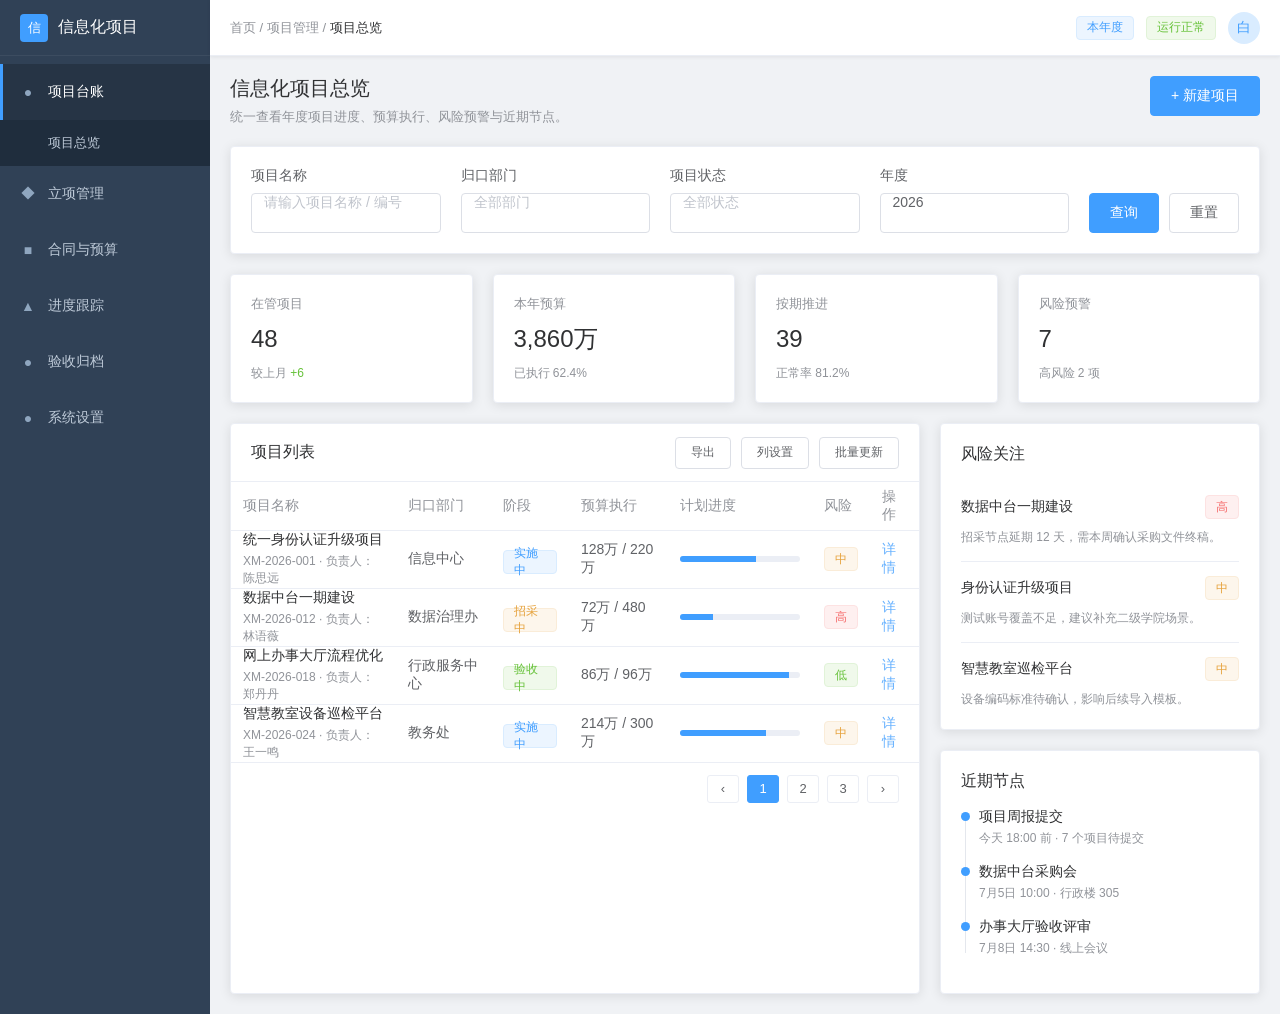
<file: element-ui-project-dashboard-preview.html>
<!doctype html>
<html lang="zh-CN">
  <head>
    <meta charset="UTF-8" />
    <meta name="viewport" content="width=device-width, initial-scale=1.0" />
    <title>信息化项目管理后台 · Element UI 预览</title>
    <style>
      :root {
        --primary: #409eff;
        --primary-light-8: #d9ecff;
        --primary-light-9: #ecf5ff;
        --success: #67c23a;
        --warning: #e6a23c;
        --danger: #f56c6c;
        --info: #909399;
        --text-primary: #303133;
        --text-regular: #606266;
        --text-secondary: #909399;
        --text-placeholder: #c0c4cc;
        --border-base: #dcdfe6;
        --border-light: #e4e7ed;
        --border-lighter: #ebeef5;
        --bg-base: #f5f7fa;
        --sidebar: #304156;
        --sidebar-deep: #263445;
        --sidebar-sub: #1f2d3d;
        --white: #ffffff;
        --radius: 4px;
        --shadow-light: 0 2px 12px 0 rgba(0, 0, 0, 0.1);
        --font: "Helvetica Neue", Helvetica, "PingFang SC", "Hiragino Sans GB", "Microsoft YaHei", Arial, sans-serif;
      }

      * {
        box-sizing: border-box;
      }

      body {
        margin: 0;
        min-height: 100vh;
        font-family: var(--font);
        font-size: 14px;
        color: var(--text-regular);
        background: #f0f2f5;
      }

      .app {
        display: grid;
        grid-template-columns: 210px 1fr;
        min-height: 100vh;
      }

      .aside {
        background: var(--sidebar);
        color: #bfcbd9;
        display: flex;
        flex-direction: column;
      }

      .logo {
        height: 56px;
        padding: 0 20px;
        display: flex;
        align-items: center;
        gap: 10px;
        color: #fff;
        border-bottom: 1px solid rgba(255, 255, 255, 0.06);
      }

      .logo-mark {
        width: 28px;
        height: 28px;
        border-radius: 4px;
        display: grid;
        place-items: center;
        background: var(--primary);
        font-size: 13px;
        font-weight: 500;
      }

      .logo-title {
        font-size: 16px;
        font-weight: 500;
      }

      .menu {
        padding: 8px 0;
      }

      .menu-item {
        height: 56px;
        padding: 0 20px;
        display: flex;
        align-items: center;
        gap: 12px;
        color: #bfcbd9;
        cursor: default;
      }

      .menu-item.active {
        color: #fff;
        background: var(--sidebar-deep);
        border-left: 3px solid var(--primary);
        padding-left: 17px;
      }

      .menu-item.sub {
        height: 46px;
        padding-left: 48px;
        background: var(--sidebar-sub);
        font-size: 13px;
      }

      .menu-icon {
        width: 16px;
        text-align: center;
        color: #8fa6bf;
      }

      .main {
        min-width: 0;
        display: flex;
        flex-direction: column;
      }

      .header {
        height: 56px;
        background: #fff;
        border-bottom: 1px solid var(--border-lighter);
        box-shadow: 0 1px 4px rgba(0, 21, 41, 0.08);
        display: flex;
        align-items: center;
        justify-content: space-between;
        padding: 0 20px;
      }

      .breadcrumb {
        color: var(--text-secondary);
        font-size: 13px;
      }

      .breadcrumb span {
        color: var(--text-primary);
      }

      .header-actions {
        display: flex;
        align-items: center;
        gap: 12px;
      }

      .avatar {
        width: 32px;
        height: 32px;
        border-radius: 50%;
        background: var(--primary-light-8);
        color: var(--primary);
        display: grid;
        place-items: center;
        font-weight: 500;
      }

      .content {
        padding: 20px;
      }

      .page-head {
        display: flex;
        align-items: flex-start;
        justify-content: space-between;
        margin-bottom: 20px;
      }

      h1 {
        margin: 0 0 8px;
        color: var(--text-primary);
        font-size: 20px;
        line-height: 24px;
        font-weight: 500;
      }

      .page-desc {
        color: var(--text-secondary);
        font-size: 13px;
      }

      .btn {
        height: 40px;
        border: 1px solid var(--border-base);
        border-radius: var(--radius);
        padding: 0 20px;
        background: #fff;
        color: var(--text-regular);
        font-size: 14px;
        cursor: default;
        display: inline-flex;
        align-items: center;
        justify-content: center;
        gap: 6px;
      }

      .btn.primary {
        color: #fff;
        background: var(--primary);
        border-color: var(--primary);
      }

      .btn.small {
        height: 32px;
        padding: 0 15px;
        font-size: 12px;
      }

      .card {
        background: #fff;
        border: 1px solid var(--border-lighter);
        border-radius: var(--radius);
        box-shadow: var(--shadow-light);
      }

      .filter-card {
        padding: 20px;
        margin-bottom: 20px;
      }

      .filter-grid {
        display: grid;
        grid-template-columns: repeat(4, minmax(160px, 1fr)) auto;
        gap: 16px 20px;
        align-items: end;
      }

      .form-item label {
        display: block;
        margin-bottom: 8px;
        color: var(--text-regular);
        font-size: 14px;
      }

      .input {
        height: 40px;
        width: 100%;
        border: 1px solid var(--border-base);
        border-radius: var(--radius);
        padding: 0 12px;
        color: var(--text-regular);
        background: #fff;
      }

      .input.muted {
        color: var(--text-placeholder);
      }

      .stats {
        display: grid;
        grid-template-columns: repeat(4, minmax(0, 1fr));
        gap: 20px;
        margin-bottom: 20px;
      }

      .stat {
        padding: 20px;
      }

      .stat-label {
        color: var(--text-secondary);
        font-size: 13px;
        margin-bottom: 12px;
      }

      .stat-value {
        color: var(--text-primary);
        font-size: 24px;
        line-height: 28px;
        font-weight: 500;
      }

      .stat-foot {
        margin-top: 12px;
        color: var(--text-secondary);
        font-size: 12px;
      }

      .stat-foot strong {
        color: var(--success);
        font-weight: 500;
      }

      .layout {
        display: grid;
        grid-template-columns: minmax(0, 1fr) 320px;
        gap: 20px;
      }

      .table-card {
        overflow: hidden;
      }

      .table-toolbar {
        height: 58px;
        padding: 0 20px;
        display: flex;
        align-items: center;
        justify-content: space-between;
        border-bottom: 1px solid var(--border-lighter);
      }

      .toolbar-title {
        color: var(--text-primary);
        font-size: 16px;
        font-weight: 500;
      }

      .toolbar-actions {
        display: flex;
        gap: 10px;
      }

      table {
        width: 100%;
        border-collapse: collapse;
      }

      th {
        height: 48px;
        padding: 0 12px;
        color: var(--text-secondary);
        font-weight: 500;
        text-align: left;
        background: #fff;
        border-bottom: 1px solid var(--border-lighter);
      }

      td {
        height: 58px;
        padding: 0 12px;
        color: var(--text-regular);
        border-bottom: 1px solid var(--border-lighter);
      }

      tr:hover td {
        background: var(--bg-base);
      }

      .project-name {
        color: var(--text-primary);
        font-weight: 500;
      }

      .sub-text {
        color: var(--text-secondary);
        font-size: 12px;
        margin-top: 4px;
      }

      .tag {
        display: inline-flex;
        align-items: center;
        height: 24px;
        padding: 0 10px;
        border-radius: 4px;
        font-size: 12px;
        border: 1px solid var(--primary-light-8);
        color: var(--primary);
        background: var(--primary-light-9);
      }

      .tag.success {
        color: var(--success);
        background: #f0f9eb;
        border-color: #e1f3d8;
      }

      .tag.warning {
        color: var(--warning);
        background: #fdf6ec;
        border-color: #faecd8;
      }

      .tag.danger {
        color: var(--danger);
        background: #fef0f0;
        border-color: #fde2e2;
      }

      .progress {
        width: 120px;
        height: 6px;
        background: #ebeef5;
        border-radius: 100px;
        overflow: hidden;
      }

      .bar {
        height: 100%;
        background: var(--primary);
      }

      .link {
        color: #66b1ff;
        font-weight: 500;
      }

      .pagination {
        height: 52px;
        padding: 0 20px;
        display: flex;
        align-items: center;
        justify-content: flex-end;
        gap: 8px;
      }

      .page-btn {
        min-width: 32px;
        height: 28px;
        border: 1px solid var(--border-lighter);
        border-radius: 3px;
        display: grid;
        place-items: center;
        color: var(--text-regular);
        font-size: 13px;
        background: #fff;
      }

      .page-btn.active {
        color: #fff;
        border-color: var(--primary);
        background: var(--primary);
      }

      .side-panel {
        display: flex;
        flex-direction: column;
        gap: 20px;
      }

      .panel-block {
        padding: 20px;
      }

      .panel-title {
        color: var(--text-primary);
        font-size: 16px;
        font-weight: 500;
        margin-bottom: 16px;
      }

      .risk-item {
        padding: 14px 0;
        border-bottom: 1px solid var(--border-lighter);
      }

      .risk-item:first-of-type {
        padding-top: 0;
      }

      .risk-item:last-child {
        border-bottom: 0;
        padding-bottom: 0;
      }

      .risk-head {
        display: flex;
        align-items: center;
        justify-content: space-between;
        margin-bottom: 8px;
      }

      .risk-name {
        color: var(--text-primary);
        font-weight: 500;
      }

      .risk-desc {
        color: var(--text-secondary);
        font-size: 12px;
        line-height: 20px;
      }

      .timeline {
        position: relative;
        padding-left: 18px;
      }

      .timeline::before {
        content: "";
        position: absolute;
        left: 4px;
        top: 4px;
        bottom: 4px;
        width: 1px;
        background: var(--border-light);
      }

      .timeline-item {
        position: relative;
        margin-bottom: 16px;
      }

      .timeline-item::before {
        content: "";
        position: absolute;
        left: -18px;
        top: 4px;
        width: 9px;
        height: 9px;
        border-radius: 50%;
        background: var(--primary);
      }

      .timeline-title {
        color: var(--text-primary);
        font-weight: 500;
        margin-bottom: 4px;
      }

      .timeline-meta {
        color: var(--text-secondary);
        font-size: 12px;
      }

      @media (max-width: 1100px) {
        .app {
          grid-template-columns: 64px 1fr;
        }

        .logo-title,
        .menu-text {
          display: none;
        }

        .menu-item {
          justify-content: center;
          padding: 0;
        }

        .menu-item.active {
          padding-left: 0;
        }

        .menu-item.sub {
          display: none;
        }

        .layout,
        .stats,
        .filter-grid {
          grid-template-columns: 1fr;
        }
      }
    </style>
  </head>
  <body>
    <div class="app">
      <aside class="aside">
        <div class="logo">
          <div class="logo-mark">信</div>
          <div class="logo-title">信息化项目</div>
        </div>
        <nav class="menu">
          <div class="menu-item active"><span class="menu-icon">●</span><span class="menu-text">项目台账</span></div>
          <div class="menu-item sub">项目总览</div>
          <div class="menu-item"><span class="menu-icon">◆</span><span class="menu-text">立项管理</span></div>
          <div class="menu-item"><span class="menu-icon">■</span><span class="menu-text">合同与预算</span></div>
          <div class="menu-item"><span class="menu-icon">▲</span><span class="menu-text">进度跟踪</span></div>
          <div class="menu-item"><span class="menu-icon">●</span><span class="menu-text">验收归档</span></div>
          <div class="menu-item"><span class="menu-icon">●</span><span class="menu-text">系统设置</span></div>
        </nav>
      </aside>

      <main class="main">
        <header class="header">
          <div class="breadcrumb">首页 / 项目管理 / <span>项目总览</span></div>
          <div class="header-actions">
            <span class="tag">本年度</span>
            <span class="tag success">运行正常</span>
            <div class="avatar">白</div>
          </div>
        </header>

        <section class="content">
          <div class="page-head">
            <div>
              <h1>信息化项目总览</h1>
              <div class="page-desc">统一查看年度项目进度、预算执行、风险预警与近期节点。</div>
            </div>
            <button class="btn primary">+ 新建项目</button>
          </div>

          <section class="card filter-card">
            <div class="filter-grid">
              <div class="form-item">
                <label>项目名称</label>
                <div class="input muted">请输入项目名称 / 编号</div>
              </div>
              <div class="form-item">
                <label>归口部门</label>
                <div class="input muted">全部部门</div>
              </div>
              <div class="form-item">
                <label>项目状态</label>
                <div class="input muted">全部状态</div>
              </div>
              <div class="form-item">
                <label>年度</label>
                <div class="input">2026</div>
              </div>
              <div class="toolbar-actions">
                <button class="btn primary">查询</button>
                <button class="btn">重置</button>
              </div>
            </div>
          </section>

          <section class="stats">
            <div class="card stat">
              <div class="stat-label">在管项目</div>
              <div class="stat-value">48</div>
              <div class="stat-foot">较上月 <strong>+6</strong></div>
            </div>
            <div class="card stat">
              <div class="stat-label">本年预算</div>
              <div class="stat-value">3,860万</div>
              <div class="stat-foot">已执行 62.4%</div>
            </div>
            <div class="card stat">
              <div class="stat-label">按期推进</div>
              <div class="stat-value">39</div>
              <div class="stat-foot">正常率 81.2%</div>
            </div>
            <div class="card stat">
              <div class="stat-label">风险预警</div>
              <div class="stat-value">7</div>
              <div class="stat-foot">高风险 2 项</div>
            </div>
          </section>

          <section class="layout">
            <div class="card table-card">
              <div class="table-toolbar">
                <div class="toolbar-title">项目列表</div>
                <div class="toolbar-actions">
                  <button class="btn small">导出</button>
                  <button class="btn small">列设置</button>
                  <button class="btn small">批量更新</button>
                </div>
              </div>
              <table>
                <thead>
                  <tr>
                    <th>项目名称</th>
                    <th>归口部门</th>
                    <th>阶段</th>
                    <th>预算执行</th>
                    <th>计划进度</th>
                    <th>风险</th>
                    <th>操作</th>
                  </tr>
                </thead>
                <tbody>
                  <tr>
                    <td>
                      <div class="project-name">统一身份认证升级项目</div>
                      <div class="sub-text">XM-2026-001 · 负责人：陈思远</div>
                    </td>
                    <td>信息中心</td>
                    <td><span class="tag">实施中</span></td>
                    <td>128万 / 220万</td>
                    <td><div class="progress"><div class="bar" style="width: 64%"></div></div></td>
                    <td><span class="tag warning">中</span></td>
                    <td><span class="link">详情</span></td>
                  </tr>
                  <tr>
                    <td>
                      <div class="project-name">数据中台一期建设</div>
                      <div class="sub-text">XM-2026-012 · 负责人：林语薇</div>
                    </td>
                    <td>数据治理办</td>
                    <td><span class="tag warning">招采中</span></td>
                    <td>72万 / 480万</td>
                    <td><div class="progress"><div class="bar" style="width: 28%"></div></div></td>
                    <td><span class="tag danger">高</span></td>
                    <td><span class="link">详情</span></td>
                  </tr>
                  <tr>
                    <td>
                      <div class="project-name">网上办事大厅流程优化</div>
                      <div class="sub-text">XM-2026-018 · 负责人：郑丹丹</div>
                    </td>
                    <td>行政服务中心</td>
                    <td><span class="tag success">验收中</span></td>
                    <td>86万 / 96万</td>
                    <td><div class="progress"><div class="bar" style="width: 91%"></div></div></td>
                    <td><span class="tag success">低</span></td>
                    <td><span class="link">详情</span></td>
                  </tr>
                  <tr>
                    <td>
                      <div class="project-name">智慧教室设备巡检平台</div>
                      <div class="sub-text">XM-2026-024 · 负责人：王一鸣</div>
                    </td>
                    <td>教务处</td>
                    <td><span class="tag">实施中</span></td>
                    <td>214万 / 300万</td>
                    <td><div class="progress"><div class="bar" style="width: 72%"></div></div></td>
                    <td><span class="tag warning">中</span></td>
                    <td><span class="link">详情</span></td>
                  </tr>
                </tbody>
              </table>
              <div class="pagination">
                <span class="page-btn">‹</span>
                <span class="page-btn active">1</span>
                <span class="page-btn">2</span>
                <span class="page-btn">3</span>
                <span class="page-btn">›</span>
              </div>
            </div>

            <aside class="side-panel">
              <div class="card panel-block">
                <div class="panel-title">风险关注</div>
                <div class="risk-item">
                  <div class="risk-head"><span class="risk-name">数据中台一期建设</span><span class="tag danger">高</span></div>
                  <div class="risk-desc">招采节点延期 12 天，需本周确认采购文件终稿。</div>
                </div>
                <div class="risk-item">
                  <div class="risk-head"><span class="risk-name">身份认证升级项目</span><span class="tag warning">中</span></div>
                  <div class="risk-desc">测试账号覆盖不足，建议补充二级学院场景。</div>
                </div>
                <div class="risk-item">
                  <div class="risk-head"><span class="risk-name">智慧教室巡检平台</span><span class="tag warning">中</span></div>
                  <div class="risk-desc">设备编码标准待确认，影响后续导入模板。</div>
                </div>
              </div>

              <div class="card panel-block">
                <div class="panel-title">近期节点</div>
                <div class="timeline">
                  <div class="timeline-item">
                    <div class="timeline-title">项目周报提交</div>
                    <div class="timeline-meta">今天 18:00 前 · 7 个项目待提交</div>
                  </div>
                  <div class="timeline-item">
                    <div class="timeline-title">数据中台采购会</div>
                    <div class="timeline-meta">7月5日 10:00 · 行政楼 305</div>
                  </div>
                  <div class="timeline-item">
                    <div class="timeline-title">办事大厅验收评审</div>
                    <div class="timeline-meta">7月8日 14:30 · 线上会议</div>
                  </div>
                </div>
              </div>
            </aside>
          </section>
        </section>
      </main>
    </div>
  </body>
</html>
</file>
<file: 信息化项目预算与流程管理/前端页面重设计原型/styles.css>
:root {
  --blue: #1d67e8;
  --blue-2: #2f7df6;
  --blue-3: #0a49b7;
  --deep: #073f9e;
  --deeper: #03327f;
  --ink: #14213d;
  --soft-ink: #53627c;
  --muted: #8290aa;
  --page: #f4f8ff;
  --panel: #ffffff;
  --line: #e1eafa;
  --line-2: #eef3fb;
  --green: #22a976;
  --orange: #f68b1f;
  --purple: #8b6cf6;
  --red: #f25145;
  --amber: #f59e0b;
  --shadow: 0 16px 40px rgba(24, 76, 152, 0.11);
  --soft-shadow: 0 8px 22px rgba(24, 76, 152, 0.08);
}

* {
  box-sizing: border-box;
}

html {
  background: var(--page);
}

body {
  margin: 0;
  min-width: 1180px;
  color: var(--ink);
  background:
    radial-gradient(circle at 76% 0%, rgba(80, 142, 238, 0.14), transparent 28%),
    linear-gradient(180deg, #fbfdff 0%, var(--page) 45%, #f7faff 100%);
  font-family: -apple-system, BlinkMacSystemFont, "Segoe UI", "PingFang SC", "Microsoft YaHei", Arial, sans-serif;
  font-size: 15px;
  letter-spacing: 0;
}

button,
input,
select {
  font: inherit;
}

select {
  padding-right: 34px !important;
  background-color: #ffffff;
  background-image: url("data:image/svg+xml,%3Csvg width='16' height='16' viewBox='0 0 16 16' xmlns='http://www.w3.org/2000/svg'%3E%3Cpath d='M4 6l4 4 4-4' fill='none' stroke='%231e5fbf' stroke-width='1.8' stroke-linecap='round' stroke-linejoin='round'/%3E%3C/svg%3E");
  background-position: right 12px center;
  background-size: 16px 16px;
  background-repeat: no-repeat;
  appearance: none;
}

select:disabled {
  background-image: url("data:image/svg+xml,%3Csvg width='16' height='16' viewBox='0 0 16 16' xmlns='http://www.w3.org/2000/svg'%3E%3Cpath d='M4 6l4 4 4-4' fill='none' stroke='%2398a6ba' stroke-width='1.8' stroke-linecap='round' stroke-linejoin='round'/%3E%3C/svg%3E");
  cursor: not-allowed;
}

html {
  scrollbar-gutter: stable;
}

button {
  cursor: pointer;
}

.app {
  min-height: 100vh;
  display: grid;
  grid-template-columns: 260px minmax(0, 1fr);
}

.sidebar {
  position: sticky;
  top: 0;
  height: 100vh;
  padding: 34px 12px 28px;
  color: #ffffff;
  overflow-x: hidden;
  overflow-y: auto;
  overscroll-behavior: contain;
  scrollbar-gutter: stable;
  background:
    linear-gradient(180deg, rgba(36, 106, 226, 0.32) 0%, rgba(0, 34, 96, 0) 38%),
    linear-gradient(180deg, #0649b0 0%, #043f9e 48%, #0137a1 100%);
}

.sidebar::-webkit-scrollbar {
  width: 8px;
}

.sidebar::-webkit-scrollbar-track {
  background: rgba(255, 255, 255, 0.08);
}

.sidebar::-webkit-scrollbar-thumb {
  background: rgba(255, 255, 255, 0.34);
  border-radius: 999px;
}

.sidebar::before {
  content: "";
  position: absolute;
  inset: 0;
  background:
    radial-gradient(circle at 16% 0%, rgba(255, 255, 255, 0.16), transparent 28%),
    linear-gradient(90deg, rgba(255, 255, 255, 0.08) 0 1px, transparent 1px 100%);
  background-size: auto, 42px 42px;
  pointer-events: none;
}

.sidebar::after {
  content: "";
  position: absolute;
  left: 0;
  right: auto;
  bottom: 0;
  width: 260px;
  height: 316px;
  background: url("./assets/sidebar-building.png") bottom left / 260px 316px no-repeat;
  opacity: 0.96;
  pointer-events: none;
}

.sidebar > * {
  position: relative;
  z-index: 1;
}

.school-brand {
  padding: 0 14px;
}

.school-brand img {
  display: block;
  width: 210px;
  max-width: 100%;
  height: 56px;
  object-fit: contain;
  object-position: left center;
}

.sidebar-heading {
  margin: 24px 14px 28px;
}

.sidebar-heading span,
.sidebar-heading small {
  display: none;
}

.sidebar-heading strong {
  display: block;
  font-size: 25px;
  line-height: 1.25;
  font-weight: 800;
  letter-spacing: 0;
}

.version-pill {
  display: inline-flex;
  align-items: center;
  width: max-content;
  margin-top: 10px;
  padding: 3px 9px;
  border: 1px solid rgba(255, 255, 255, 0.28);
  border-radius: 999px;
  color: #dbeafe;
  background: rgba(255, 255, 255, 0.1);
  font-size: 11px;
  font-style: normal;
  font-weight: 750;
}

.nav-list {
  display: flex;
  flex-direction: column;
  gap: 10px;
  margin: 0;
  padding: 0;
}

.admin-nav {
  display: none;
}

body[data-mode="admin"] .applicant-nav {
  display: none;
}

body[data-mode="admin"] .admin-nav {
  display: flex;
}

body[data-mode="admin"] .nav-list {
  gap: 6px;
}

.nav-item {
  display: flex;
  align-items: center;
  gap: 18px;
  width: 100%;
  height: 60px;
  padding: 0 22px;
  color: rgba(255, 255, 255, 0.72);
  border: 0;
  border-radius: 10px;
  background: transparent;
  text-align: left;
  font-size: 18px;
  font-weight: 700;
  transition: background 0.18s ease, color 0.18s ease, transform 0.18s ease;
}

.nav-item img {
  width: 24px;
  height: 24px;
  object-fit: contain;
  filter: brightness(0) invert(1);
  opacity: 0.78;
}

.nav-item:hover,
.nav-item.is-active {
  color: #ffffff;
  background: linear-gradient(135deg, rgba(108, 151, 252, 0.98), rgba(42, 102, 220, 0.98));
  box-shadow: inset 0 1px 0 rgba(255, 255, 255, 0.24), 0 12px 24px rgba(1, 33, 98, 0.18);
}

.nav-item:hover {
  transform: translateX(2px);
}

.nav-item.is-active img,
.nav-item:hover img {
  opacity: 1;
}

.nav-group {
  display: grid;
  gap: 6px;
  padding: 6px 0 8px;
}

.nav-group-title,
.nav-subitem {
  display: flex;
  align-items: center;
  width: 100%;
  border: 0;
  color: rgba(255, 255, 255, 0.78);
  background: transparent;
  text-align: left;
}

.nav-group-title {
  gap: 14px;
  height: 42px;
  padding: 0 18px;
  border-radius: 8px;
  font-size: 16px;
  font-weight: 800;
}

.nav-group-title img {
  width: 22px;
  height: 22px;
  object-fit: contain;
  filter: brightness(0) invert(1);
  opacity: 0.88;
}

.nav-group-title b {
  margin-left: auto;
  font-size: 12px;
  font-weight: 800;
  opacity: 0.72;
  transition: transform 0.18s ease;
}

.nav-sublist {
  position: relative;
  display: grid;
  gap: 2px;
  margin-left: 28px;
  padding-left: 18px;
}

.nav-sublist::before {
  content: "";
  position: absolute;
  left: 6px;
  top: 8px;
  bottom: 8px;
  width: 1px;
  background: rgba(255, 255, 255, 0.22);
}

.nav-group.is-collapsed {
  gap: 0;
  padding-bottom: 4px;
}

.nav-group.is-collapsed .nav-sublist {
  display: none;
}

.nav-group.is-collapsed .nav-group-title b {
  transform: rotate(180deg);
}

.nav-subitem {
  position: relative;
  min-height: 34px;
  padding: 0 14px;
  border-radius: 6px;
  font-size: 14px;
  font-weight: 650;
}

.nav-subitem::before {
  content: "";
  position: absolute;
  left: -15px;
  width: 6px;
  height: 6px;
  border-radius: 50%;
  background: rgba(255, 255, 255, 0.42);
}

.nav-group-title:hover,
.nav-group-title.is-active,
.nav-subitem:hover,
.nav-subitem.is-active {
  color: #ffffff;
  background: rgba(255, 255, 255, 0.12);
}

.nav-subitem.is-active::before {
  background: #ffffff;
  box-shadow: 0 0 0 4px rgba(255, 255, 255, 0.14);
}

body[data-mode="admin"] .nav-item {
  height: 46px;
  gap: 14px;
  padding: 0 18px;
  font-size: 16px;
}

body[data-mode="admin"] .nav-item img {
  width: 22px;
  height: 22px;
}

.workspace {
  position: relative;
  min-width: 0;
  padding: 28px 32px 42px 36px;
}

.topbar {
  display: flex;
  align-items: center;
  justify-content: space-between;
  gap: 24px;
  min-height: 58px;
}

.top-search {
  position: relative;
  flex: 0 1 600px;
  height: 52px;
  display: flex;
  align-items: center;
  border: 1px solid #a8bef4;
  border-radius: 7px;
  background: rgba(255, 255, 255, 0.78);
  box-shadow: 0 8px 24px rgba(30, 88, 180, 0.06);
}

.search-mark {
  width: 52px;
  color: var(--deep);
  text-align: center;
  font-size: 32px;
  line-height: 1;
}

.top-search input {
  width: 100%;
  height: 100%;
  border: 0;
  outline: 0;
  color: var(--ink);
  background: transparent;
  font-size: 16px;
}

.top-search input::placeholder {
  color: #9aa8bd;
}

.top-actions {
  display: flex;
  align-items: center;
  justify-content: flex-end;
  gap: 14px;
}

.top-primary,
.top-ghost,
.avatar-btn,
.primary-btn,
.ghost-btn,
.plain-btn,
.text-btn,
.panel-more,
.summary-chip,
.chip,
.calendar-tools button,
.row-actions button {
  border: 0;
  border-radius: 7px;
  transition: transform 0.16s ease, box-shadow 0.16s ease, background 0.16s ease;
}

.top-primary,
.primary-btn {
  min-height: 46px;
  padding: 0 24px;
  color: #fff;
  background: linear-gradient(135deg, #2477f2, #145fe5);
  box-shadow: 0 12px 24px rgba(29, 103, 232, 0.24);
  font-weight: 750;
}

.top-primary {
  height: 52px;
  padding: 0 24px;
  font-size: 16px;
}

.top-ghost,
.ghost-btn {
  min-height: 44px;
  padding: 0 20px;
  color: #15469a;
  border: 1px solid #bed0f6;
  background: rgba(255, 255, 255, 0.78);
  font-weight: 700;
}

.top-ghost {
  height: 52px;
  min-width: 168px;
  font-size: 16px;
}

.user-menu {
  position: relative;
}

.avatar-btn {
  display: flex;
  align-items: center;
  gap: 10px;
  height: 54px;
  padding: 0 10px;
  color: #59677d;
  background: transparent;
  white-space: nowrap;
}

.avatar {
  display: grid;
  place-items: center;
  width: 42px;
  height: 42px;
  color: #ffffff;
  border-radius: 50%;
  background: linear-gradient(135deg, #9bc2ff, #246cf0);
  font-weight: 800;
}

.avatar-btn i {
  color: #78869a;
  font-style: normal;
}

.avatar-popover {
  position: absolute;
  top: calc(100% + 10px);
  right: 0;
  z-index: 20;
  display: none;
  width: 190px;
  padding: 10px;
  border: 1px solid var(--line);
  border-radius: 8px;
  background: #ffffff;
  box-shadow: var(--shadow);
}

.avatar-popover.is-open {
  display: block;
}

.avatar-popover button {
  width: 100%;
  height: 38px;
  border: 0;
  border-radius: 6px;
  color: var(--ink);
  background: transparent;
  text-align: left;
  padding: 0 10px;
}

.avatar-popover button:hover {
  background: #f2f6ff;
}

.avatar-popover span {
  display: block;
  padding: 8px 10px 2px;
  color: var(--muted);
  font-size: 12px;
}

body[data-mode="applicant"] .admin-only,
body[data-mode="admin"] .applicant-only {
  display: none;
}

.page-head {
  margin: 18px 0 0;
}

.page-head p {
  display: none;
}

.page-head h1 {
  margin: 0;
  color: #15213b;
  font-size: 30px;
  line-height: 1.2;
  font-weight: 850;
}

.screen {
  display: none;
}

.screen.is-active {
  display: block;
}

.hero-board {
  min-height: 96px;
  margin-top: 0;
  padding: 5px 0 0;
  background:
    linear-gradient(90deg, rgba(247, 250, 255, 1) 0%, rgba(247, 250, 255, 0.96) 28%, rgba(247, 250, 255, 0.22) 62%, rgba(247, 250, 255, 0) 76%),
    url("./assets/campus-hero.png") right -35px top -58px / 936px 256px no-repeat;
}

.welcome-copy > p {
  margin: 0;
  color: #3864a8;
  font-size: 18px;
}

.todo-summary {
  display: grid;
  grid-template-columns: 76px 44px minmax(0, 1fr) 30px;
  align-items: center;
  width: 346px;
  height: 118px;
  padding: 0 20px;
  border: 1px solid #d6e3f6;
  border-radius: 12px;
  color: var(--ink);
  background: rgba(255, 255, 255, 0.92);
  box-shadow: var(--soft-shadow);
  text-align: left;
}

.todo-summary img {
  width: 72px;
  height: 72px;
}

.todo-summary strong {
  color: #074fcd;
  font-size: 44px;
  line-height: 1;
}

.todo-summary span {
  color: #17223b;
  font-size: 18px;
  line-height: 1.7;
}

.todo-summary em {
  color: #6f7c94;
  font-size: 14px;
  font-style: normal;
}

.todo-summary b {
  color: #7a8ba8;
  font-size: 34px;
  font-weight: 400;
}

.quick-panel {
  margin-top: 8px;
  margin-left: -15px;
  width: calc(100% + 15px);
  padding: 24px 24px 26px;
  border: 1px solid var(--line-2);
  border-radius: 12px;
  background: rgba(255, 255, 255, 0.96);
  box-shadow: var(--shadow);
}

.section-title {
  display: flex;
  align-items: center;
  gap: 12px;
  margin-bottom: 20px;
}

.section-title i {
  width: 6px;
  height: 26px;
  border-radius: 10px;
  background: var(--blue);
}

.section-title h2,
.panel h2 {
  margin: 0;
  font-size: 20px;
  line-height: 1.2;
  font-weight: 850;
}

.quick-actions {
  display: grid;
  grid-template-columns: repeat(5, minmax(0, 1fr));
  gap: 16px;
}

.quick-actions .todo-summary {
  position: relative;
  width: 100%;
  min-height: 142px;
  height: auto;
  grid-template-columns: 1fr;
  justify-items: center;
  gap: 8px;
  padding: 18px 12px;
  border-color: #c9dafc;
  background: linear-gradient(135deg, #f9fbff, #edf4ff);
  box-shadow: none;
  text-align: center;
}

.quick-actions .todo-summary img {
  width: 52px;
  height: 52px;
}

.quick-actions .todo-summary strong {
  font-size: 34px;
}

.quick-actions .todo-summary span {
  font-size: 16px;
  line-height: 1.25;
}

.quick-actions .todo-summary em {
  font-size: 12px;
  line-height: 1.35;
}

.quick-actions .todo-summary b {
  position: absolute;
  right: 14px;
  bottom: 14px;
  font-size: 22px;
}

.action-card {
  position: relative;
  display: flex;
  flex-direction: column;
  align-items: center;
  justify-content: center;
  gap: 10px;
  min-height: 142px;
  padding: 18px 14px;
  border-radius: 10px;
  text-align: center;
  overflow: hidden;
}

.action-card::before {
  content: "";
  position: absolute;
  inset: 0;
  opacity: 0.72;
  background: linear-gradient(135deg, rgba(255, 255, 255, 0.66), rgba(255, 255, 255, 0.18));
}

.action-card > * {
  position: relative;
}

.action-card img {
  width: 52px;
  height: 52px;
  object-fit: contain;
}

.action-card span {
  display: grid;
  gap: 6px;
  justify-items: center;
}

.action-card b {
  color: #111a2e;
  font-size: 17px;
  line-height: 1.2;
  letter-spacing: 0.02em;
}

.action-card em {
  color: #65728a;
  font-size: 12px;
  line-height: 1.35;
  font-style: normal;
}

.action-card strong {
  position: absolute;
  right: 14px;
  bottom: 14px;
  display: grid;
  place-items: center;
  width: 28px;
  height: 28px;
  border-radius: 50%;
  font-size: 22px;
  font-weight: 400;
  background: rgba(255, 255, 255, 0.62);
}

.action-apply {
  border: 1px solid #c9dafc;
  background: linear-gradient(135deg, #f9fbff, #edf4ff);
}

.action-apply strong {
  color: var(--blue);
}

.action-initiation {
  border: 1px solid #f5d8a8;
  background: linear-gradient(135deg, #fffdf8, #fff6e6);
}

.action-initiation strong {
  color: #c87a12;
}

.action-progress {
  border: 1px solid #c8ebdc;
  background: linear-gradient(135deg, #f8fffb, #edf9f4);
}

.action-progress strong {
  color: #18865c;
}

.action-template {
  border: 1px solid #ded2ff;
  background: linear-gradient(135deg, #fcfbff, #f4efff);
}

.action-template strong {
  color: #7557dc;
}

.portal-grid {
  display: grid;
  grid-template-columns: minmax(330px, 0.95fr) minmax(330px, 0.9fr) minmax(520px, 1.25fr);
  gap: 20px;
  margin-top: 16px;
  margin-left: -15px;
  width: calc(100% + 15px);
  align-items: stretch;
}

/* 轻量化首版：首页只保留与本人相关的待办，不展示日历和公告。 */
#portal .portal-grid {
  grid-template-columns: 1fr;
}

#portal .todo-panel {
  grid-column: 1 / -1;
}

/* 申报弹窗：顶部流程节点，下方字段模块支持折叠展开。 */
.application-flow-card {
  overflow: hidden;
  margin-bottom: 16px;
  padding: 16px 18px 14px;
  border: 1px solid #d7e7fb;
  border-radius: 10px;
  background:
    linear-gradient(135deg, rgba(64, 158, 255, 0.12), rgba(255, 255, 255, 0.96)),
    #ffffff;
}

.application-flow-head {
  display: flex;
  align-items: center;
  justify-content: space-between;
  gap: 18px;
  margin-bottom: 18px;
}

.application-flow-head div {
  display: grid;
  gap: 4px;
}

.application-flow-head span {
  color: #409eff;
  font-size: 13px;
  font-weight: 700;
}

.application-flow-head strong {
  color: #17243e;
  font-size: 20px;
  line-height: 1.2;
}

.application-flow-head em {
  padding: 7px 12px;
  border-radius: 999px;
  color: #0b62c9;
  font-size: 13px;
  font-style: normal;
  font-weight: 700;
  background: #ecf5ff;
  white-space: nowrap;
}

.application-flow-track {
  display: grid;
  grid-template-columns: repeat(auto-fit, minmax(88px, 1fr));
  gap: 10px;
  min-width: 0;
}

.initiation-flow-track {
  grid-template-columns: repeat(8, minmax(78px, 1fr));
  min-width: 680px;
}

.application-flow-step {
  position: relative;
  display: grid;
  justify-items: center;
  gap: 6px;
  color: #65728a;
  font-size: 12px;
  font-weight: 700;
  text-align: center;
}

.application-flow-step::before {
  position: absolute;
  top: 16px;
  left: 0;
  right: 0;
  height: 2px;
  background: #d9e8f7;
  content: "";
}

.application-flow-step:first-child::before {
  left: 50%;
}

.application-flow-step:last-child::before {
  right: 50%;
}

.application-flow-step b {
  position: relative;
  z-index: 1;
  display: grid;
  place-items: center;
  width: 32px;
  height: 32px;
  border: 1px solid #d7e3f3;
  border-radius: 50%;
  color: #8b99ad;
  font-size: 14px;
  background: #ffffff;
  box-shadow: 0 8px 18px rgba(34, 87, 151, 0.08);
}

.application-flow-step span {
  display: block;
  max-width: 100%;
  white-space: nowrap;
}

.application-flow-step.is-current {
  color: #0b62c9;
}

.application-flow-step.is-current b {
  border-color: #409eff;
  color: #ffffff;
  background: #409eff;
}

.single-page-application .wizard-pane.is-active {
  display: block;
  overflow: hidden;
  margin-bottom: 12px;
  padding: 0;
  border: 1px solid #e1eafa;
  border-radius: 8px;
  background: #ffffff;
}

.single-page-application .wizard-pane.is-collapsed .application-section-body {
  display: none !important;
}

.single-page-application .wizard-pane.is-collapsed {
  overflow: hidden;
}

.application-section-head {
  min-height: 56px;
  margin: 0;
  padding: 0 16px;
  border-bottom: 1px solid #e7eef8;
  background: linear-gradient(180deg, #fbfdff, #f7fbff);
}

.application-section-head h2 {
  padding-left: 0;
  font-size: 18px;
  font-weight: 900;
}

.application-section-collapse {
  display: grid;
  place-items: center;
  width: 30px;
  height: 30px;
  border: 1px solid #c9dcf5;
  border-radius: 50%;
  color: #409eff;
  font-size: 16px;
  font-weight: 700;
  background: #ffffff;
}

.application-section-body {
  padding: 16px;
}

.single-page-application .wizard-actions {
  position: sticky;
  bottom: 0;
  z-index: 5;
  background: rgba(255, 255, 255, 0.96);
  border-top: 1px solid var(--line);
  padding-top: 16px;
}

.application-list-panel {
  display: grid;
  gap: 18px;
}

.application-list-query {
  grid-template-columns: repeat(3, minmax(0, 1fr));
}

.application-summary-row {
  align-items: center;
  margin: 0;
}

.application-summary-actions {
  display: flex;
  gap: 8px;
  margin-left: auto;
}

.application-summary-actions .ghost-btn,
.application-summary-actions .primary-btn {
  height: 34px;
  min-width: 86px;
  padding: 0 14px;
  border-radius: 4px;
  font-size: 13px;
}

.application-list-table .admin-table-row {
  grid-template-columns: 92px minmax(136px, 1.35fr) 116px 92px 106px 86px 86px 108px 148px;
  min-width: 970px;
  gap: 8px;
  padding: 0 12px;
}

.application-list-panel .row-actions {
  display: flex;
  flex-wrap: nowrap;
  gap: 5px;
  justify-content: flex-end;
  min-width: 0;
}

.application-list-panel .row-actions button {
  height: 28px;
  padding: 0 8px;
  border: 1px solid #d9e7ff;
  border-radius: 4px;
  background: #ffffff;
  font-size: 12px;
  font-weight: 700;
}

.row-actions button,
.repeat-actions button,
.attach-actions button,
.template-actions button,
.chart-actions button,
.admin-head-actions button,
.reminder-table button {
  display: inline-flex;
  align-items: center;
  justify-content: center;
  gap: 4px;
}

.row-actions button::before,
.repeat-actions button::before,
.attach-actions button::before,
.template-actions button::before,
.chart-actions button::before,
.admin-head-actions button::before,
.reminder-table button::before {
  display: inline-grid;
  place-items: center;
  width: 14px;
  height: 14px;
  font-size: 12px;
  line-height: 1;
  font-weight: 900;
}

button[data-action="viewDetail"]::before,
button[data-action="applicationDetail"]::before,
button[data-action="fullProcessDetail"]::before,
button[data-action="processRowDetail"]::before,
button[data-action="reminderDetail"]::before,
button[data-action="todoDetail"]::before,
button[data-action="teamDetail"]::before,
button[data-action="contentDetail"]::before,
button[data-action="budgetDetail"]::before,
button[data-action="previewMaterial"]::before {
  content: "⌕";
}

button[data-action="editProject"]::before {
  content: "✎";
}

button[data-action="downloadTemplate"]::before,
button[data-action="downloadChart"]::before,
button[data-action="exportReport"]::before,
button[data-action="exportChart"]::before {
  content: "⇩";
}

button[data-action="removeRepeatRow"]::before {
  content: "×";
}

button[data-action="projectProgress"]::before,
button[data-action="processRowProgress"]::before,
button[data-action="progressSummary"]::before {
  content: "↗";
}

button[data-action="processRowMaterial"]::before,
button[data-action="uploadProjectAttachment"]::before,
button[data-action="uploadMaterial"]::before,
button[data-action="useTemplate"]::before {
  content: "□";
}

button[data-action="fieldConfig"]::before {
  content: "⚙";
}

button[data-action="searchList"]::before,
button[data-action="searchMyProjects"]::before {
  content: "⌕";
}

button[data-action="batchProcess"]::before,
button[data-action="quickProcess"]::before,
button[data-action="submitAcceptance"]::before {
  content: "✓";
}

.row-actions button[data-action="viewDetail"],
.row-actions button[data-action="applicationDetail"],
.row-actions button[data-action="fullProcessDetail"],
.row-actions button[data-action="processRowDetail"],
.row-actions button[data-action="previewMaterial"],
.repeat-actions button[data-action="teamDetail"],
.repeat-actions button[data-action="contentDetail"],
.attach-actions button[data-action="previewMaterial"] {
  color: #067647;
  border-color: #b7ead4;
  background: #ecfdf5;
}

.row-actions button[data-action="editProject"],
.repeat-actions button[data-action="editProject"],
.attach-actions button[data-action="uploadProjectAttachment"],
.attach-actions button[data-action="uploadMaterial"] {
  color: #0a64e8;
  border-color: #bad6ff;
  background: #edf4ff;
}

.row-actions button[data-action="projectProgress"],
.row-actions button[data-action="processRowProgress"] {
  color: #0a64e8;
  border-color: #cfe0ff;
  background: #f0f6ff;
}

.row-actions button[data-action="processRowMaterial"],
.row-actions button[data-action="downloadTemplate"],
.attach-actions button[data-action="downloadTemplate"],
.template-actions button[data-action="downloadTemplate"],
.chart-actions button[data-action="downloadChart"] {
  color: #6941c6;
  border-color: #dccbff;
  background: #f5f0ff;
}

.row-actions button[data-action="removeRepeatRow"],
.repeat-actions button[data-action="removeRepeatRow"] {
  color: #c81e1e;
  border-color: #ffc9c9;
  background: #fff1f1;
}

.application-form-modal {
  position: fixed;
  inset: 0;
  z-index: 82;
  display: none;
}

.application-form-modal.is-open {
  display: grid;
  place-items: center;
  padding: 32px;
}

.application-form-backdrop {
  position: absolute;
  inset: 0;
  border: 0;
  background: rgba(15, 31, 55, 0.28);
}

.application-form-panel {
  position: relative;
  width: 100%;
  max-height: none;
  overflow: visible;
  box-shadow: var(--shadow);
}

.application-form-close {
  z-index: 2;
}

.application-page-toolbar {
  display: flex;
  justify-content: flex-start;
  margin-bottom: 14px;
}

.application-page-toolbar .ghost-btn {
  min-height: 34px;
  border-radius: 6px;
  font-size: 13px;
}

.initiation-form-panel {
  max-width: none;
}

.panel,
.query-panel,
.summary-line {
  border: 1px solid var(--line-2);
  border-radius: 12px;
  background: rgba(255, 255, 255, 0.96);
  box-shadow: var(--shadow);
}

.panel {
  padding: 24px;
}

.panel-head {
  display: flex;
  align-items: center;
  justify-content: space-between;
  gap: 16px;
  margin-bottom: 20px;
}

.panel-head h2 span {
  display: inline-grid;
  place-items: center;
  min-width: 28px;
  height: 28px;
  margin-left: 8px;
  color: var(--red);
  border-radius: 50%;
  background: #fff0ef;
  font-size: 15px;
}

.text-btn,
.panel-more {
  color: #8da0bf;
  background: transparent;
}

.text-btn {
  padding: 0;
  font-size: 14px;
}

.panel-more {
  width: 100%;
  height: 44px;
  margin-top: 16px;
  border-top: 1px solid var(--line);
  border-radius: 0;
}

.todo-list,
.notice-list {
  display: grid;
  gap: 10px;
}

.todo-item {
  display: grid;
  grid-template-columns: 58px minmax(0, 1fr) 82px;
  align-items: center;
  gap: 12px;
  min-height: 94px;
  padding: 14px;
  border: 1px solid var(--line-2);
  border-radius: 8px;
  background: #ffffff;
}

.todo-item img {
  width: 54px;
  height: 54px;
  object-fit: contain;
}

.todo-item div,
.notice-list article div {
  min-width: 0;
}

.todo-item strong {
  display: block;
  overflow: hidden;
  color: #18233a;
  font-size: 15px;
  white-space: nowrap;
  text-overflow: ellipsis;
}

.todo-item span {
  display: block;
  margin-top: 6px;
  color: var(--red);
  font-size: 14px;
}

.todo-item em {
  display: block;
  margin-top: 5px;
  color: var(--muted);
  font-size: 13px;
  font-style: normal;
}

.plain-btn {
  min-height: 38px;
  padding: 0 14px;
  color: #fff;
  background: var(--blue);
  font-size: 14px;
  font-weight: 750;
  white-space: nowrap;
}

.todo-item:nth-child(2) .plain-btn {
  background: var(--orange);
}

.todo-item:nth-child(3) .plain-btn {
  background: var(--green);
}

.notice-list article {
  display: grid;
  grid-template-columns: 44px minmax(0, 1fr) auto;
  gap: 14px;
  align-items: flex-start;
  min-height: 112px;
  padding: 16px;
  border-radius: 8px;
  background: #f8faff;
}

.notice-list img {
  width: 40px;
  height: 40px;
}

.notice-list span {
  display: block;
  color: var(--blue);
  font-size: 14px;
}

.notice-list strong {
  display: block;
  margin-top: 8px;
  overflow: hidden;
  color: #16223a;
  white-space: nowrap;
  text-overflow: ellipsis;
}

.notice-list p {
  margin: 10px 0 0;
  overflow: hidden;
  color: #69768e;
  font-size: 13px;
  white-space: nowrap;
  text-overflow: ellipsis;
}

.notice-list time {
  color: #8b98ae;
  font-size: 13px;
}

.calendar-panel h3 {
  margin: 0 0 12px;
  color: #223255;
  font-size: 19px;
}

.calendar-tools {
  display: flex;
  align-items: center;
  gap: 6px;
  padding: 2px;
  border: 1px solid var(--line);
  border-radius: 7px;
}

.calendar-tools button {
  height: 30px;
  padding: 0 13px;
  color: #76839a;
  background: #ffffff;
}

.calendar-tools button.is-active {
  color: #ffffff;
  background: var(--blue);
}

.calendar-grid {
  display: none;
  grid-template-columns: repeat(7, 1fr);
  border-top: 1px solid var(--line);
  border-left: 1px solid var(--line);
}

.calendar-grid.is-active {
  display: grid;
}

.calendar-grid > span {
  display: grid;
  place-items: center;
  height: 34px;
  color: #7c879a;
  font-weight: 700;
}

.calendar-grid button {
  position: relative;
  min-height: 58px;
  padding: 8px 6px;
  color: #223255;
  border: 0;
  border-right: 1px solid var(--line);
  border-bottom: 1px solid var(--line);
  background: #fff;
}

.calendar-grid button.muted {
  color: #b3bdcc;
}

.calendar-grid button.is-current {
  color: #fff;
  border-radius: 50%;
  background: var(--blue);
  transform: scale(0.72);
}

.calendar-grid em {
  position: absolute;
  left: 50%;
  bottom: 8px;
  transform: translateX(-50%);
  display: inline-block;
  max-width: 82px;
  padding: 2px 7px;
  border-radius: 4px;
  font-size: 12px;
  font-style: normal;
  white-space: nowrap;
}

.calendar-grid .blue em {
  color: #1d67e8;
  background: #eaf2ff;
}

.calendar-grid .green em {
  color: #159568;
  background: #e9f8f1;
}

.calendar-grid .orange em {
  color: #dc6f12;
  background: #fff1e3;
}

.calendar-grid .purple em {
  color: #7759dc;
  background: #f0ebff;
}

.week-list {
  display: none;
  gap: 10px;
}

.week-list.is-active {
  display: grid;
}

.week-list article {
  display: grid;
  grid-template-columns: 52px 1fr 60px;
  align-items: center;
  min-height: 58px;
  padding: 0 14px;
  border: 1px solid var(--line);
  border-radius: 8px;
  background: #f8faff;
}

.week-list b,
.week-list em {
  color: var(--blue);
  font-style: normal;
}

.calendar-legend {
  display: flex;
  flex-wrap: wrap;
  gap: 18px;
  margin-top: 18px;
  color: #64718a;
  font-size: 13px;
}

.calendar-legend span {
  width: 10px;
  height: 10px;
  margin-top: 4px;
  border-radius: 50%;
}

.calendar-legend .blue {
  background: #4f8cff;
}

.calendar-legend .green {
  background: var(--green);
}

.calendar-legend .orange {
  background: var(--orange);
}

.calendar-legend .purple {
  background: var(--purple);
}

.summary-line {
  display: flex;
  gap: 10px;
  padding: 14px;
  margin: 18px 0 14px;
}

.summary-chip,
.chip {
  min-height: 36px;
  padding: 0 15px;
  color: #51617c;
  background: #f6f9ff;
  border: 1px solid var(--line);
  font-weight: 700;
}

.summary-chip.is-active,
.chip.is-active {
  color: #ffffff;
  border-color: transparent;
  background: var(--blue);
}

.query-panel {
  display: grid;
  grid-template-columns: repeat(6, minmax(0, 1fr));
  gap: 12px;
  margin-bottom: 14px;
  padding: 18px;
}

.query-panel label,
.field,
.form-grid label {
  display: grid;
  gap: 8px;
  min-width: 0;
}

.query-panel span,
.field span,
.form-grid span {
  color: #65728a;
  font-size: 13px;
}

.query-panel input,
.query-panel select,
.field input,
.field select,
.form-grid input,
.form-grid select,
.form-grid textarea,
.remark-field textarea {
  width: 100%;
  min-height: 40px;
  padding: 0 12px;
  color: var(--ink);
  border: 1px solid var(--line);
  border-radius: 7px;
  background: #ffffff;
  outline: 0;
}

.form-grid input:disabled {
  color: #9aa8bd;
  background: #f5f8fd;
}

.table-panel {
  overflow: hidden;
}

.table-toolbar {
  display: flex;
  align-items: center;
  justify-content: space-between;
  gap: 16px;
  margin-bottom: 16px;
}

.table-toolbar > div {
  display: flex;
  gap: 8px;
}

.data-table {
  display: grid;
  border: 1px solid var(--line);
  border-radius: 8px;
  overflow-x: auto;
  overflow-y: hidden;
}

.table-row {
  display: grid;
  grid-template-columns: 1.7fr 1fr 1fr 1fr 0.8fr;
  align-items: center;
  min-height: 52px;
  gap: 12px;
  padding: 0 16px;
  color: #25324b;
  border: 0;
  border-bottom: 1px solid var(--line-2);
  background: #fff;
  text-align: left;
}

.has-row-sequence .sequence-cell {
  display: inline-flex;
  align-items: center;
  justify-content: center;
  min-width: 0;
  color: #66758e;
  font-family: "SFMono-Regular", Consolas, "Liberation Mono", monospace;
  font-size: 12px;
  font-weight: 800;
  white-space: nowrap;
}

.data-table.has-row-sequence .table-row {
  grid-template-columns: 52px 1.7fr 1fr 1fr 1fr 0.8fr;
  min-width: 720px;
}

.wide-table .table-row {
  grid-template-columns: 1fr 2.3fr 0.9fr 0.75fr 0.7fr 0.8fr 0.9fr 0.85fr 0.7fr 0.75fr 1.1fr;
  min-width: 1180px;
}

.wide-table.has-row-sequence .table-row {
  grid-template-columns: 52px 1fr 2.3fr 0.9fr 0.75fr 0.7fr 0.8fr 0.9fr 0.85fr 0.7fr 0.75fr 1.1fr;
  min-width: 1240px;
}

.table-head {
  min-height: 48px;
  color: #64718a;
  background: #f4f7fe;
  font-weight: 800;
}

.table-row:last-child {
  border-bottom: 0;
}

button.table-row:hover,
button.table-row.is-selected {
  background: #f3f8ff;
}

.row-actions {
  display: flex;
  gap: 8px;
}

.row-actions button {
  height: 30px;
  padding: 0 10px;
  color: var(--blue);
  background: #eef5ff;
}

.pill,
.status {
  display: inline-flex;
  align-items: center;
  justify-content: center;
  min-width: 64px;
  height: 26px;
  padding: 0 10px;
  border-radius: 999px;
  font-size: 13px;
  font-weight: 800;
}

.pill.blue,
.status.blue {
  color: #1c61df;
  background: #eaf2ff;
}

.pill.green,
.status.green {
  color: #15875f;
  background: #e7f8f0;
}

.pill.amber,
.status.amber {
  color: #bb6b00;
  background: #fff3da;
}

.filter-row {
  display: grid;
  grid-template-columns: minmax(260px, 0.8fr) 170px minmax(360px, 1fr);
  gap: 14px;
  align-items: end;
  margin-bottom: 18px;
}

.my-project-query,
.archive-query-panel {
  display: grid;
  align-items: end;
  gap: 12px;
  padding: 16px;
  margin-bottom: 16px;
  border: 1px solid var(--line);
  border-radius: 8px;
  background: #f8fbff;
}

.my-project-query {
  grid-template-columns: minmax(220px, 1.3fr) repeat(5, minmax(130px, 0.8fr)) auto auto auto;
}

.my-project-query label,
.archive-query-panel label {
  display: grid;
  gap: 7px;
}

.my-project-query span,
.archive-query-panel span {
  color: #65728a;
  font-size: 13px;
}

.my-project-query input,
.my-project-query select,
.archive-query-panel input,
.archive-query-panel select {
  width: 100%;
  height: 38px;
  padding: 0 12px;
  color: var(--ink);
  border: 1px solid var(--line);
  border-radius: 7px;
  background: #ffffff;
  outline: 0;
}

.my-project-panel .primary-btn {
  min-height: 38px;
}

.chip-row {
  display: flex;
  flex-wrap: wrap;
  gap: 8px;
}

.library-layout {
  display: grid;
  grid-template-columns: minmax(0, 1fr) 360px;
  gap: 18px;
  align-items: start;
}

.project-profile {
  min-height: 420px;
  padding: 22px;
  border: 1px solid var(--line);
  border-radius: 10px;
  background: linear-gradient(180deg, #fbfdff, #ffffff);
}

.detail-title h3 {
  margin: 0 0 10px;
  font-size: 22px;
}

.detail-title span {
  color: var(--soft-ink);
  line-height: 1.8;
}

.detail-grid {
  display: grid;
  grid-template-columns: repeat(2, 1fr);
  gap: 12px;
  margin: 20px 0;
}

.detail-grid div,
.stats-grid div,
.balance-card {
  padding: 16px;
  border: 1px solid var(--line-2);
  border-radius: 8px;
  background: #f8fbff;
}

.detail-grid span,
.stats-grid span,
.balance-card span,
.match-panel > span {
  display: block;
  color: var(--muted);
  font-size: 13px;
}

.detail-grid strong,
.stats-grid b,
.balance-card b {
  display: block;
  margin-top: 8px;
  color: var(--ink);
  font-size: 20px;
}

.progress {
  height: 8px;
  border-radius: 999px;
  background: #e8effb;
  overflow: hidden;
}

.progress i {
  display: block;
  height: 100%;
  border-radius: inherit;
  background: linear-gradient(90deg, #2f7df6, #21b482);
}

.project-profile .primary-btn,
.project-profile .ghost-btn {
  width: 100%;
  margin-top: 14px;
}

.wizard-steps {
  display: grid;
  grid-template-columns: repeat(5, 1fr);
  gap: 8px;
  margin-bottom: 24px;
}

.wizard-context {
  display: grid;
  grid-template-columns: auto minmax(0, 1fr) auto;
  align-items: center;
  gap: 14px;
  min-height: 44px;
  margin: -10px 0 18px;
  padding: 0 16px;
  border: 1px solid #d8e6f8;
  border-radius: 8px;
  background: linear-gradient(90deg, rgba(236, 246, 255, 0.96), rgba(255, 255, 255, 0.92));
  color: #1a3156;
}

.wizard-context span {
  color: var(--blue);
  font-size: 13px;
  font-weight: 850;
}

.wizard-context strong {
  font-size: 14px;
}

.wizard-context em {
  justify-self: end;
  color: #6b7890;
  font-style: normal;
}

.compact-head {
  margin-bottom: 14px;
}

.wizard-steps span {
  display: grid;
  place-items: center;
  height: 42px;
  color: #67758f;
  border-radius: 8px;
  background: #f4f7fe;
  font-weight: 800;
}

.wizard-steps span.is-active {
  color: #fff;
  background: var(--blue);
}

.form-grid {
  display: grid;
  grid-template-columns: repeat(2, 1fr);
  gap: 18px;
}

.form-grid-3 {
  grid-template-columns: repeat(3, minmax(0, 1fr));
  gap: 14px 16px;
}

.form-grid-2 {
  grid-template-columns: repeat(2, minmax(0, 1fr));
  gap: 14px 16px;
}

.form-grid textarea {
  min-height: 86px;
  resize: vertical;
  padding: 12px;
  line-height: 1.6;
}

.radio-field {
  grid-template-columns: 1fr auto auto;
  align-items: center;
  column-gap: 16px;
}

.radio-field span {
  grid-column: 1 / -1;
}

.radio-field em {
  display: inline-flex;
  align-items: center;
  gap: 6px;
  color: #33415c;
  font-style: normal;
}

.radio-field input {
  width: auto;
  height: auto;
}

.form-subsection {
  margin-top: 18px;
  padding-top: 18px;
  border-top: 1px solid var(--line);
}

.form-subsection.two-col {
  display: grid;
  grid-template-columns: minmax(0, 1fr) minmax(0, 0.9fr);
  gap: 16px;
}

.mini-head {
  display: flex;
  align-items: center;
  justify-content: space-between;
  gap: 12px;
  margin-bottom: 10px;
}

.mini-head h3 {
  margin: 0;
  color: #15213b;
  font-size: 16px;
}

.mini-head .ghost-btn {
  min-height: 32px;
  padding: 0 12px;
  font-size: 13px;
}

.mini-table {
  display: grid;
  overflow: hidden;
  border: 1px solid var(--line);
  border-radius: 8px;
}

.mini-table > div {
  display: grid;
  align-items: center;
  min-height: 42px;
  padding: 0 12px;
  gap: 12px;
  color: #33415c;
  border-bottom: 1px solid var(--line-2);
  background: #ffffff;
}

.mini-table > div:first-child {
  color: #65728a;
  background: #f6f9ff;
  font-weight: 800;
}

.mini-table > div:last-child {
  border-bottom: 0;
}

.team-role-table > div {
  grid-template-columns: 56px 1.2fr 1fr 1.5fr 1fr;
}

.milestone-table > div {
  grid-template-columns: 110px 1fr 1.2fr;
}

.attachment-table > div {
  grid-template-columns: 112px minmax(0, 1fr);
}

.team-plan-guide {
  display: grid;
  grid-template-columns: repeat(3, minmax(0, 1fr));
  gap: 12px;
  margin-bottom: 16px;
}

.team-plan-guide article,
.team-section,
.team-subpanel {
  border: 1px solid #e3ebf7;
  border-radius: 8px;
  background: #fbfdff;
}

.team-plan-guide article {
  display: grid;
  gap: 6px;
  padding: 14px 16px;
}

.team-plan-guide span {
  color: #6f7d94;
  font-size: 13px;
}

.team-plan-guide strong {
  color: #17243e;
  font-size: 16px;
}

.team-plan-guide em {
  color: #68758d;
  font-size: 13px;
  font-style: normal;
  line-height: 1.5;
}

.team-section,
.team-subpanel {
  padding: 16px;
}

.team-role-cards {
  display: grid;
  grid-template-columns: repeat(3, minmax(0, 1fr));
  gap: 12px;
}

.team-role-cards article {
  min-width: 0;
  padding: 14px;
  border: 1px solid #dfe9f6;
  border-radius: 8px;
  background: #ffffff;
}

.team-role-cards article.is-new,
.milestone-table > div.is-added {
  border-color: #b9d5ff;
  background: #f4f8ff;
  box-shadow: inset 3px 0 0 #1d67e8;
}

.team-role-cards article > div:first-child {
  display: flex;
  align-items: center;
  gap: 8px;
  color: #53627c;
  font-size: 13px;
}

.team-role-cards b {
  display: inline-grid;
  place-items: center;
  width: 24px;
  height: 24px;
  border-radius: 50%;
  color: #ffffff;
  background: var(--blue);
  font-size: 13px;
}

.team-role-cards article > strong {
  display: block;
  margin-top: 12px;
  color: #17243e;
  font-size: 18px;
}

.team-role-cards dl {
  display: grid;
  gap: 8px;
  margin: 12px 0 0;
}

.team-role-cards dl div {
  display: grid;
  grid-template-columns: 44px minmax(0, 1fr);
  gap: 8px;
  min-width: 0;
}

.team-role-cards dt,
.team-role-cards dd {
  margin: 0;
  min-width: 0;
}

.team-role-cards dt {
  color: #7a879c;
}

.team-role-cards dd {
  overflow: hidden;
  color: #33415c;
  white-space: nowrap;
  text-overflow: ellipsis;
}

.team-plan-lower {
  margin-top: 16px;
  padding-top: 0;
}

.team-plan-lower.no-divider {
  border-top: 0;
}

.team-subpanel .mini-table {
  background: #ffffff;
}

.application-table .admin-table-row {
  grid-template-columns: 0.95fr 0.9fr 2fr 0.95fr 0.95fr 0.95fr 0.95fr 1.35fr;
}

.admin-table.application-table.has-row-sequence .admin-table-row {
  grid-template-columns: 52px 0.95fr 0.9fr 2fr 0.95fr 0.95fr 0.95fr 0.95fr 1.35fr;
  min-width: 1120px;
}

.application-list-table .admin-table-row {
  grid-template-columns: 92px minmax(136px, 1.35fr) 116px 92px 106px 86px 86px 108px 148px;
  min-width: 970px;
  gap: 8px;
  padding: 0 12px;
}

.admin-table.application-list-table.has-row-sequence .admin-table-row {
  grid-template-columns: 48px 92px minmax(136px, 1.35fr) 116px 92px 106px 86px 86px 108px 148px;
  min-width: 1030px;
}

.application-list-table .admin-table-row > * {
  min-width: 0;
  overflow: hidden;
  white-space: nowrap;
  text-overflow: ellipsis;
}

.application-list-table .admin-badge {
  max-width: 100%;
}

.application-list-table .row-actions {
  overflow: visible;
  text-overflow: clip;
}

.remark-field {
  display: grid;
  gap: 8px;
  margin-top: 18px;
}

.remark-field span {
  color: #65728a;
  font-size: 13px;
}

.remark-field textarea {
  min-height: 76px;
  resize: vertical;
  padding: 12px;
  line-height: 1.6;
}

.wizard-actions {
  display: flex;
  justify-content: flex-end;
  gap: 10px;
  margin-top: 24px;
}

.budget-workbench {
  display: grid;
  gap: 14px;
}

.budget-page-head {
  display: flex;
  align-items: center;
  justify-content: space-between;
  gap: 18px;
  padding: 18px;
  border: 1px solid #e3ebf7;
  border-radius: 8px;
  background: #ffffff;
  box-shadow: 0 14px 34px rgba(29, 103, 232, 0.06);
}

.budget-page-head span {
  color: #0a64e8;
  font-size: 13px;
  font-weight: 850;
}

.budget-page-head h2 {
  margin: 6px 0 8px;
  color: #17243e;
  font-size: 24px;
}

.budget-page-head p {
  margin: 0;
  color: #65728a;
  line-height: 1.7;
}

.budget-metrics {
  display: grid;
  grid-template-columns: repeat(4, minmax(0, 1fr));
  gap: 12px;
}

.budget-metrics article {
  padding: 15px 16px;
  border: 1px solid #e3ebf7;
  border-radius: 8px;
  background: #ffffff;
}

.budget-metrics span,
.candidate span,
.budget-card span,
.material-item span,
.template-card span,
.muted {
  color: var(--muted);
}

.budget-metrics strong {
  display: block;
  margin-top: 8px;
  color: #0a64e8;
  font-size: 26px;
  line-height: 1;
}

.budget-metrics em {
  display: block;
  margin-top: 8px;
  color: #6b7890;
  font-style: normal;
  font-size: 12px;
}

.budget-query-card {
  padding: 14px 16px;
}

.budget-query-panel {
  grid-template-columns: 140px 150px 190px 150px minmax(220px, 1fr);
  padding: 0;
  border: 0;
  background: transparent;
}

.budget-layout {
  display: grid;
  grid-template-columns: minmax(0, 1.1fr) minmax(0, 1.15fr) 360px;
  gap: 14px;
  align-items: start;
}

.candidate-list,
.budget-pool,
.summary-list,
.materials,
.template-grid {
  display: grid;
  gap: 12px;
}

.candidate,
.budget-card,
.material-item,
.template-card {
  display: grid;
  gap: 10px;
  padding: 16px;
  border: 1px solid var(--line);
  border-radius: 8px;
  background: #fff;
}

.candidate {
  grid-template-columns: auto minmax(0, 1fr);
  align-items: start;
}

.candidate input {
  width: 18px;
  height: 18px;
  margin-top: 4px;
  accent-color: var(--blue);
}

.candidate strong,
.budget-card strong {
  color: #17243e;
}

.candidate-tags {
  display: flex;
  flex-wrap: wrap;
  gap: 6px;
  margin-top: 10px;
}

.candidate-tags b,
.candidate-tags em,
.priority {
  display: inline-flex;
  align-items: center;
  height: 24px;
  padding: 0 8px;
  border-radius: 999px;
  background: #edf4ff;
  color: #0a64e8;
  font-style: normal;
  font-size: 12px;
  font-weight: 850;
}

.candidate-tags em {
  background: #f5f7fb;
  color: #66758f;
}

.budget-card {
  width: 100%;
  text-align: left;
}

.budget-card.is-selected,
.template-card:hover,
.candidate:hover,
.candidate.is-selected {
  border-color: #9dbdf8;
  box-shadow: 0 8px 22px rgba(29, 103, 232, 0.1);
}

.candidate.is-selected {
  background: #f7fbff;
  box-shadow: inset 3px 0 0 #0a64e8, 0 8px 22px rgba(29, 103, 232, 0.08);
}

.budget-card.is-selected {
  background: #f7fbff;
}

.budget-line,
.summary-list div,
.match-panel-head {
  display: flex;
  justify-content: space-between;
  gap: 12px;
}

.budget-line strong {
  white-space: nowrap;
}

.match-panel-head {
  align-items: center;
}

.match-panel-head span {
  color: #65728a;
  font-size: 13px;
}

.match-panel-head b {
  height: 24px;
  padding: 0 9px;
  border-radius: 999px;
  color: #0f8558;
  background: #e8f8f0;
  font-size: 12px;
  line-height: 24px;
}

.match-panel-head b.is-risk {
  color: #b54708;
  background: #fff4e5;
}

.match-panel strong#matchTotal {
  display: block;
  margin: 8px 0 10px;
  color: var(--blue);
  font-size: 42px;
}

.match-panel p {
  color: var(--soft-ink);
  line-height: 1.7;
}

.progress.strong {
  height: 12px;
  margin: 18px 0;
}

.summary-list div {
  align-items: center;
  padding: 10px 0;
  border-bottom: 1px solid #edf2f8;
}

.summary-list div:last-child {
  border-bottom: 0;
}

.match-checklist {
  display: grid;
  gap: 8px;
  margin-top: 12px;
  padding: 12px;
  border: 1px solid #e4ecf7;
  border-radius: 8px;
  background: #f8fbff;
}

.match-checklist div {
  display: flex;
  justify-content: space-between;
  gap: 10px;
}

.match-checklist span {
  color: #718099;
}

.match-checklist strong {
  color: #243550;
}

.match-panel .primary-btn {
  width: 100%;
  margin-top: 18px;
}

.budget-record-panel {
  padding: 16px;
}

.budget-record-table {
  display: grid;
  overflow-x: auto;
  border: 1px solid #e3ebf7;
  border-radius: 8px;
}

.budget-record-table > div {
  display: grid;
  grid-template-columns: 1fr 2fr 1.3fr 0.9fr 1fr 0.9fr;
  align-items: center;
  min-width: 920px;
  min-height: 46px;
  gap: 12px;
  padding: 0 14px;
  color: #46556d;
  border-bottom: 1px solid #edf2f8;
}

.budget-record-table > div:first-child {
  color: #6a7890;
  background: #f7f9fd;
  font-weight: 850;
}

.budget-record-table > div:last-child {
  border-bottom: 0;
}

.budget-record-table strong {
  color: #17243e;
}

.budget-record-table em {
  display: inline-flex;
  width: fit-content;
  height: 24px;
  align-items: center;
  padding: 0 8px;
  border-radius: 999px;
  color: #0f8558;
  background: #e8f8f0;
  font-style: normal;
  font-weight: 850;
}

.budget-record-table button {
  height: 30px;
  padding: 0 10px;
  color: #0a64e8;
  border: 1px solid #d9e7ff;
  border-radius: 4px;
  background: #ffffff;
  font-weight: 800;
}

.fund-pool-page {
  gap: 16px;
}

.fund-pool-query-panel {
  grid-template-columns: repeat(6, minmax(140px, 1fr));
}

.fund-pool-card {
  padding: 16px;
}

.fund-pool-table .admin-table-row {
  grid-template-columns: 0.5fr 1.9fr 1.15fr 0.8fr 0.9fr 0.85fr 0.85fr 0.9fr 0.72fr minmax(290px, 1.35fr);
  min-width: 1260px;
}

.fund-pool-table .row-actions {
  flex-wrap: nowrap;
}

.archive-layout {
  display: grid;
  grid-template-columns: 360px minmax(0, 1fr);
  gap: 18px;
}

.archive-page-layout {
  display: grid;
  grid-template-columns: minmax(0, 1fr) 390px;
  gap: 14px;
  align-items: start;
}

.archive-query-panel {
  grid-template-columns: minmax(260px, 1fr) 140px 150px;
}

.archive-table {
  display: grid;
  overflow-x: auto;
  border: 1px solid var(--line);
  border-radius: 8px;
}

.archive-table-row {
  display: grid;
  grid-template-columns: 1fr 1.8fr 0.7fr 0.8fr 1fr 0.8fr 0.9fr 0.7fr 0.8fr;
  align-items: center;
  min-width: 980px;
  min-height: 54px;
  gap: 12px;
  padding: 0 14px;
  color: #43516a;
  border-bottom: 1px solid var(--line-2);
  background: #ffffff;
}

.archive-table-row:last-child {
  border-bottom: 0;
}

.archive-table-row.is-selected,
.archive-table-row:hover {
  background: #f3f8ff;
}

.archive-table-row strong {
  overflow: hidden;
  color: #17243e;
  white-space: nowrap;
  text-overflow: ellipsis;
}

.archive-table-head {
  min-height: 46px;
  color: #69768d;
  background: #f7f9fd;
  font-weight: 800;
}

.archive-profile {
  text-align: center;
}

.archive-score {
  display: grid;
  place-items: center;
  width: 140px;
  height: 140px;
  margin: 18px auto;
  color: var(--blue);
  border: 12px solid #e4efff;
  border-radius: 50%;
  background: #fff;
  font-size: 34px;
  font-weight: 900;
}

.archive-profile p {
  color: var(--soft-ink);
}

.archive-meta {
  display: block;
  margin: 6px 0 10px;
  color: #7d8aa0;
  font-size: 13px;
}

.archive-profile .primary-btn {
  width: 100%;
}

.archive-profile .materials {
  margin-top: 18px;
  text-align: left;
}

.material-item {
  grid-template-columns: 1fr auto auto;
  align-items: center;
}

.material-item.is-missing {
  border-color: #ffd59a;
  background: #fffaf1;
}

.material-item.is-fixed {
  border-color: #c8eddd;
}

.template-grid {
  grid-template-columns: repeat(3, minmax(0, 1fr));
}

.template-panel {
  position: relative;
  min-height: 600px;
  overflow: hidden;
  background:
    linear-gradient(135deg, rgba(255, 255, 255, 0.98), rgba(247, 251, 255, 0.92)),
    linear-gradient(180deg, #ffffff, #f6faff);
}

.template-panel::after {
  content: "";
  position: absolute;
  right: -20px;
  bottom: -12px;
  width: 420px;
  height: 360px;
  background: url("./assets/sidebar-building.png") right bottom / 420px 360px no-repeat;
  opacity: 0.12;
  pointer-events: none;
}

.template-panel > * {
  position: relative;
  z-index: 1;
}

.template-filter-row {
  display: grid;
  grid-template-columns: minmax(320px, 0.8fr) minmax(420px, 1fr);
  gap: 18px;
  align-items: end;
  margin-bottom: 20px;
  padding: 16px;
  border: 1px solid var(--line);
  border-radius: 10px;
  background: rgba(248, 251, 255, 0.9);
}

.template-filter-row .chip-row {
  align-items: end;
  padding-bottom: 1px;
}

.template-card {
  min-height: 150px;
  justify-content: space-between;
  background: rgba(255, 255, 255, 0.92);
}

.template-card strong {
  display: block;
  margin: 10px 0;
  font-size: 18px;
}

.stats-grid {
  display: grid;
  grid-template-columns: repeat(4, 1fr);
  gap: 16px;
}

.stats-grid b {
  color: var(--blue);
  font-size: 34px;
}

.toast {
  position: fixed;
  right: 28px;
  bottom: 28px;
  z-index: 50;
  max-width: 360px;
  padding: 14px 18px;
  color: #fff;
  border-radius: 8px;
  background: rgba(17, 31, 58, 0.92);
  box-shadow: var(--shadow);
  opacity: 0;
  transform: translateY(12px);
  pointer-events: none;
  transition: opacity 0.18s ease, transform 0.18s ease;
}

.toast.is-visible {
  opacity: 1;
  transform: translateY(0);
}

.top-primary:hover,
.primary-btn:hover,
.top-ghost:hover,
.ghost-btn:hover,
.plain-btn:hover,
.action-card:hover {
  transform: translateY(-1px);
  box-shadow: 0 12px 26px rgba(29, 103, 232, 0.17);
}

.admin-breadcrumb {
  display: none;
}

body[data-mode="admin"] {
  min-width: 1180px;
  color: #14213d;
  background: #f3f6fb;
  font-size: 15px;
}

body[data-mode="admin"] .app {
  grid-template-columns: 260px minmax(0, 1fr);
}

body[data-mode="admin"] .sidebar {
  padding: 34px 12px 28px;
  background:
    linear-gradient(180deg, rgba(36, 106, 226, 0.28) 0%, rgba(0, 34, 96, 0) 38%),
    linear-gradient(180deg, #0649b0 0%, #043f9e 48%, #0137a1 100%);
}

body[data-mode="admin"] .sidebar::before {
  background:
    radial-gradient(circle at 16% 0%, rgba(255, 255, 255, 0.14), transparent 28%),
    linear-gradient(90deg, rgba(255, 255, 255, 0.08) 0 1px, transparent 1px 100%);
  background-size: auto, 42px 42px;
}

body[data-mode="admin"] .sidebar::after {
  opacity: 0.46;
  width: 260px;
  height: 316px;
  background-size: 260px 316px;
}

body[data-mode="admin"] .school-brand {
  padding: 0 14px;
}

body[data-mode="admin"] .school-brand img {
  width: 210px;
  height: 56px;
}

body[data-mode="admin"] .sidebar-heading {
  margin: 24px 14px 28px;
}

body[data-mode="admin"] .sidebar-heading strong {
  font-size: 25px;
  font-weight: 800;
}

body[data-mode="admin"] .nav-list {
  gap: 8px;
}

body[data-mode="admin"] .nav-item {
  height: 56px;
  gap: 16px;
  padding: 0 22px;
  border-radius: 10px;
  color: rgba(255, 255, 255, 0.76);
  font-size: 17px;
  font-weight: 700;
}

body[data-mode="admin"] .nav-item img {
  width: 22px;
  height: 22px;
}

body[data-mode="admin"] .nav-item:hover,
body[data-mode="admin"] .nav-item.is-active {
  color: #ffffff;
  background: linear-gradient(135deg, rgba(108, 151, 252, 0.98), rgba(42, 102, 220, 0.98));
  box-shadow: inset 0 1px 0 rgba(255, 255, 255, 0.22), 0 10px 22px rgba(0, 39, 110, 0.22);
  transform: none;
}

body[data-mode="admin"] .workspace {
  padding: 0 24px 28px;
  background: #f3f6fb;
}

body[data-mode="admin"] .topbar {
  height: 68px;
  min-height: 68px;
  margin: 0 -24px;
  padding: 0 24px;
  border-bottom: 1px solid #e7edf6;
  background: rgba(255, 255, 255, 0.96);
  box-shadow: 0 4px 16px rgba(23, 48, 88, 0.06);
}

body[data-mode="admin"] .admin-breadcrumb {
  display: flex;
  align-items: center;
  gap: 12px;
  color: #8a95aa;
  font-size: 14px;
  font-weight: 600;
}

body[data-mode="admin"] .admin-breadcrumb .menu-mark {
  color: #42516b;
  font-size: 20px;
  margin-right: 10px;
}

body[data-mode="admin"] .admin-breadcrumb i {
  color: #c1c9d7;
  font-style: normal;
}

body[data-mode="admin"] .admin-breadcrumb strong {
  color: #20304b;
  font-weight: 750;
}

body[data-mode="admin"] .top-search,
body[data-mode="admin"] .top-ghost,
body[data-mode="admin"] .top-primary.admin-only {
  display: none;
}

body[data-mode="admin"] .top-actions {
  margin-left: auto;
  gap: 12px;
}

body[data-mode="admin"] .avatar {
  width: 34px;
  height: 34px;
  background: linear-gradient(135deg, #d9dee9, #7c879b);
}

body[data-mode="admin"] .avatar-btn {
  height: 40px;
  color: #33425d;
  font-weight: 650;
}

body[data-mode="admin"] .page-head {
  display: none;
}

body[data-mode="admin"] #manage {
  padding-top: 14px;
}

.admin-project-hero,
.admin-tabs,
.admin-main-card,
.admin-side-card {
  border: 1px solid #e6edf7;
  border-radius: 6px;
  background: #ffffff;
  box-shadow: 0 8px 20px rgba(17, 45, 88, 0.06);
}

.admin-project-hero {
  display: grid;
  grid-template-columns: 72px minmax(0, 1fr) auto 230px;
  align-items: center;
  gap: 20px;
  min-height: 160px;
  padding: 28px 24px;
}

.admin-project-icon {
  display: grid;
  place-items: center;
  width: 72px;
  height: 72px;
  border-radius: 8px;
  background: linear-gradient(135deg, #eaf3ff, #d7e9ff);
}

.admin-project-icon img {
  width: 54px;
  height: 54px;
}

.admin-project-title > div {
  display: flex;
  align-items: center;
  gap: 16px;
}

.admin-project-title h2 {
  margin: 0;
  color: #0d1730;
  font-size: 24px;
  line-height: 1.25;
  font-weight: 850;
}

.admin-status,
.admin-badge {
  display: inline-flex;
  align-items: center;
  justify-content: center;
  height: 28px;
  padding: 0 12px;
  border-radius: 6px;
  font-size: 13px;
  font-weight: 800;
}

.admin-status,
.admin-badge.green {
  color: #0f9d68;
  background: #dff7ef;
}

.admin-badge.blue {
  color: #1164e8;
  background: #eaf2ff;
}

.admin-badge.amber {
  color: #c77800;
  background: #fff3dd;
}

.admin-badge.violet {
  color: #6941c6;
  background: #f2edff;
}

.admin-project-title p {
  display: flex;
  flex-wrap: wrap;
  gap: 14px;
  align-items: center;
  margin: 18px 0 0;
  color: #65738c;
  font-size: 14px;
}

.admin-project-title p i {
  width: 1px;
  height: 14px;
  background: #e1e8f2;
}

.admin-project-actions {
  display: flex;
  gap: 8px;
  align-self: start;
}

body[data-mode="admin"] .admin-project-actions .ghost-btn,
body[data-mode="admin"] .admin-project-actions .primary-btn,
body[data-mode="admin"] .admin-head-actions .ghost-btn,
body[data-mode="admin"] .admin-head-actions .primary-btn {
  min-height: 36px;
  height: 36px;
  padding: 0 14px;
  border-radius: 4px;
  font-size: 13px;
}

body[data-mode="admin"] .admin-project-actions .ghost-btn,
body[data-mode="admin"] .admin-head-actions .ghost-btn {
  color: #1266e3;
  border-color: #d3e3ff;
  background: #ffffff;
}

.admin-progress-box {
  min-width: 220px;
}

.admin-progress-box span {
  display: block;
  color: #22324e;
  font-weight: 750;
}

.admin-progress-box strong {
  display: inline-block;
  margin: 8px 12px 0 0;
  color: #0964e8;
  font-size: 30px;
  line-height: 1;
  font-weight: 900;
}

.admin-progress-box em {
  color: #8a95aa;
  font-size: 12px;
  font-style: normal;
}

.admin-progress {
  height: 8px;
  margin-top: 10px;
  border-radius: 999px;
  background: #e9eef6;
  overflow: hidden;
}

.admin-progress i {
  display: block;
  height: 100%;
  border-radius: inherit;
  background: linear-gradient(90deg, #0a6dff, #2b83ff);
}

.admin-tabs {
  display: flex;
  height: 48px;
  margin: 4px 0 12px;
  padding: 0 22px;
  gap: 34px;
  box-shadow: none;
}

.admin-tabs button {
  position: relative;
  border: 0;
  background: transparent;
  color: #59677d;
  font-size: 15px;
  font-weight: 650;
}

.admin-tabs button.is-active {
  color: #0a64e8;
  font-weight: 800;
}

.admin-tabs button.is-active::after {
  content: "";
  position: absolute;
  left: 0;
  right: 0;
  bottom: 0;
  height: 3px;
  border-radius: 999px 999px 0 0;
  background: #0a64e8;
}

.admin-content-grid {
  display: grid;
  grid-template-columns: minmax(0, 1fr) 360px;
  gap: 12px;
}

.admin-content-grid.ledger-grid {
  grid-template-columns: minmax(0, 1fr);
}

.admin-main-card,
.admin-side-card {
  padding: 20px;
}

.admin-card-head {
  display: flex;
  align-items: center;
  justify-content: space-between;
  gap: 14px;
  margin-bottom: 16px;
}

.admin-card-head h2,
.admin-side-card h3 {
  margin: 0;
  color: #15213b;
  font-size: 18px;
  font-weight: 850;
}

.admin-head-actions {
  display: flex;
  gap: 8px;
}

.admin-head-actions.query-actions-row {
  justify-content: flex-end;
  margin: 10px 0 14px;
}

.query-actions-row .filter-more-btn,
.reminder-actions .filter-more-btn {
  margin-right: auto;
}

.admin-query-panel {
  display: grid;
  grid-template-columns: repeat(auto-fit, minmax(150px, 1fr));
  gap: 10px;
  padding: 14px;
  border: 1px solid #e7edf6;
  border-radius: 6px;
  background: #f8fbff;
}

.admin-query-panel.has-advanced-filters,
.reminder-query-grid.has-advanced-filters {
  position: relative;
}

#manage.is-process-node .admin-project-hero {
  display: none;
}

.admin-query-panel label {
  display: grid;
  gap: 6px;
}

.admin-query-panel .advanced-filter,
.reminder-query-grid .advanced-filter {
  display: none;
}

.admin-query-panel.is-expanded .advanced-filter,
.reminder-query-grid.is-expanded .advanced-filter {
  display: grid;
}

.admin-query-panel span {
  color: #77849a;
  font-size: 12px;
}

.admin-query-panel input,
.admin-query-panel select {
  width: 100%;
  height: 36px;
  padding: 0 10px;
  color: #25344f;
  border: 1px solid #dfe7f2;
  border-radius: 4px;
  background: #ffffff;
  outline: 0;
}

.admin-summary-row {
  display: flex;
  gap: 8px;
  margin: 14px 0;
}

.admin-summary-row button {
  height: 34px;
  padding: 0 14px;
  color: #55647a;
  border: 1px solid #dfe7f2;
  border-radius: 4px;
  background: #ffffff;
  font-weight: 700;
}

.admin-summary-row button.is-active {
  color: #ffffff;
  border-color: #0a64e8;
  background: #0a64e8;
}

.admin-summary-row button.is-library-unreviewed {
  color: #9a5a00;
  border-color: #ffe1a6;
  background: #fff8e8;
}

.admin-summary-row button.is-library-stored {
  color: #12724b;
  border-color: #bfe8d4;
  background: #ecf9f2;
}

.admin-summary-row button.is-library-linked {
  color: #6941c6;
  border-color: #d8ccff;
  background: #f5f1ff;
}

.admin-summary-row button.is-library-unreviewed.is-active {
  color: #ffffff;
  border-color: #d97706;
  background: #d97706;
}

.admin-summary-row button.is-library-stored.is-active {
  color: #ffffff;
  border-color: #12a36d;
  background: #12a36d;
}

.admin-summary-row button.is-library-linked.is-active {
  color: #ffffff;
  border-color: #6941c6;
  background: #6941c6;
}

.admin-summary-row .application-summary-actions .primary-btn {
  color: #ffffff;
  border-color: #0a64e8;
  background: #0a64e8;
}

.admin-summary-row .application-summary-actions .ghost-btn {
  color: #15469a;
  border-color: #bed0f6;
  background: #ffffff;
}

.admin-table {
  display: block;
  border: 1px solid #e2e9f4;
  border-radius: 6px;
  overflow-x: auto;
  max-width: 100%;
  contain: inline-size;
}

.admin-table-row {
  display: grid;
  grid-template-columns: 1.05fr 2fr 1fr 0.8fr 0.75fr 0.9fr 1fr 0.8fr 0.65fr minmax(220px, 1.35fr);
  align-items: center;
  min-width: 1320px;
  min-height: 58px;
  gap: 12px;
  padding: 0 16px;
  color: #43516a;
  border-bottom: 1px solid #e8eef7;
  background: #ffffff;
}

.admin-table-row > * {
  min-width: 0;
  align-self: center;
}

.admin-table.has-row-sequence .admin-table-row {
  grid-template-columns: 52px 1.05fr 2fr 1fr 0.8fr 0.75fr 0.9fr 1fr 0.8fr 0.65fr minmax(220px, 1.35fr);
  min-width: 1380px;
}

.ledger-grid .admin-table.has-row-sequence .admin-table-row {
  grid-template-columns: 44px 0.9fr minmax(190px, 1.6fr) 0.72fr 0.62fr 0.56fr minmax(112px, 0.9fr) 0.72fr 0.62fr 0.55fr 300px;
  min-width: 1280px;
  gap: 8px;
  padding: 0 12px;
}

.ledger-grid .admin-table-row .row-actions {
  justify-content: flex-end;
  flex-wrap: nowrap;
  min-width: 280px;
}

.ledger-grid .admin-table-row .row-actions button {
  padding: 0 8px;
}

.admin-table-row:last-child {
  border-bottom: 0;
}

.admin-table-head {
  min-height: 48px;
  color: #69768d;
  background: #f7f9fd;
  font-weight: 800;
}

.admin-table-row > :last-child {
  position: sticky;
  right: 0;
  z-index: 1;
  background: inherit;
  box-shadow: -10px 0 14px rgba(255, 255, 255, 0.9);
}

.admin-table-head > :last-child {
  z-index: 2;
}

.admin-table-row strong {
  overflow: hidden;
  color: #17243e;
  white-space: nowrap;
  text-overflow: ellipsis;
  font-size: 15px;
}

.admin-table-row:hover {
  background: #f8fbff;
}

.admin-table-row.is-filtered-out {
  display: none;
}

.process-empty-row {
  grid-template-columns: 1fr;
  min-width: 0;
  color: #7a879c;
  text-align: center;
  background: #fbfcff;
}

.admin-table.has-row-sequence .process-empty-row {
  grid-template-columns: 1fr;
  min-width: 0;
}

.process-empty-row span {
  justify-self: center;
}

.process-empty-row strong {
  display: inline;
  margin: 0 3px;
  color: #0a64e8;
  font-size: inherit;
}

.admin-table-row.is-pinned {
  background: #fffdf2;
  box-shadow: inset 4px 0 0 #ffd400;
}

.pin-flag {
  display: inline-flex;
  align-items: center;
  height: 20px;
  margin-left: 8px;
  padding: 0 7px;
  border-radius: 999px;
  color: #6b4600;
  background: #ffe76b;
  font-size: 12px;
  font-weight: 850;
}

body[data-mode="admin"] .row-actions button {
  height: 30px;
  padding: 0 10px;
  color: #0a64e8;
  border: 1px solid #d9e7ff;
  border-radius: 4px;
  background: #ffffff;
  font-weight: 700;
}

body[data-mode="admin"] .row-actions {
  flex-wrap: nowrap;
}

body[data-mode="admin"] .row-actions .star-btn {
  width: 32px;
  min-width: 32px;
  padding: 0;
  color: #9aa5b5;
  border-color: #d8e0eb;
  background: #ffffff;
  font-size: 15px;
}

body[data-mode="admin"] .row-actions .star-btn:hover {
  color: #b88200;
  border-color: #ffd84d;
  background: #fffdf1;
}

body[data-mode="admin"] .row-actions .star-btn.is-active {
  color: #6b4600;
  border-color: #f2b800;
  background: #ffd400;
  box-shadow: 0 6px 14px rgba(255, 212, 0, 0.28);
}

.row-actions button[data-action="viewDetail"],
.row-actions button[data-detail],
.row-actions button[data-action="applicationDetail"],
.row-actions button[data-action="fullProcessDetail"],
.row-actions button[data-action="todoDetail"],
.row-actions button[data-action="reminderDetail"],
.row-actions button[data-action="calendarDetail"],
.row-actions button[data-action="contentDetail"],
.row-actions button[data-action="teamDetail"],
.row-actions button[data-action="budgetDetail"],
.row-actions button[data-action="archiveProjectDetail"],
.row-actions button[data-action="unitStatsDetail"],
.row-actions button[data-action="completionStatsDetail"],
.row-actions button[data-action="logDetail"],
.row-actions button[data-action="fundPoolDetail"][data-fund-mode="detail"],
.repeat-actions button[data-action="teamDetail"],
.repeat-actions button[data-detail] {
  color: #128457;
  border-color: #bfe8d4;
  background: #ecf9f2;
}

.row-actions button[data-action="editProject"],
.row-actions button[data-action="editApplication"],
.row-actions button[data-action="fundPoolDetail"][data-fund-mode="edit"],
.repeat-actions button[data-action="editProject"],
.system-table button[data-action="editProject"] {
  color: #0a64e8;
  border-color: #cfe0f6;
  background: #eef5ff;
}

.row-actions button[data-action="removeRepeatRow"],
.repeat-actions button[data-action="removeRepeatRow"],
.system-table button[data-action="removeRepeatRow"] {
  color: #d33b32;
  border-color: #ffc9c4;
  background: #fff1f0;
}

.admin-side-column {
  display: grid;
  gap: 12px;
}

.admin-side-card {
  min-height: 0;
}

.admin-timeline {
  display: grid;
  gap: 0;
  margin-top: 18px;
}

.admin-timeline article {
  position: relative;
  display: grid;
  grid-template-columns: 26px minmax(0, 1fr);
  column-gap: 10px;
  min-height: 54px;
  color: #69768d;
}

.admin-timeline article::before {
  content: "";
  position: absolute;
  left: 9px;
  top: 18px;
  bottom: -14px;
  width: 2px;
  background: #dfe7f2;
}

.admin-timeline article:last-child::before {
  display: none;
}

.admin-timeline i {
  position: relative;
  z-index: 1;
  display: block;
  width: 18px;
  height: 18px;
  margin-top: 1px;
  border-radius: 50%;
  background: #e5ebf4;
  box-shadow: inset 0 0 0 5px #f4f7fb;
}

.admin-timeline article.done i {
  background: #17b97f;
  box-shadow: inset 0 0 0 4px #17b97f;
}

.admin-timeline article.active i {
  background: #0a64e8;
  box-shadow: 0 0 0 4px #d9e9ff;
}

.admin-timeline strong {
  display: block;
  color: #22304c;
  font-size: 14px;
}

.admin-timeline article.active strong {
  color: #0a64e8;
}

.admin-timeline span {
  display: block;
  grid-column: 2;
  margin-top: 6px;
  color: #8190a7;
  font-size: 12px;
}

.admin-doc-list {
  display: grid;
  gap: 12px;
  margin-top: 18px;
}

.admin-doc-list button {
  display: grid;
  grid-template-columns: 34px minmax(0, 1fr) auto;
  align-items: center;
  gap: 10px;
  height: 44px;
  border: 0;
  background: transparent;
  color: #22304c;
  text-align: left;
}

.admin-doc-list img {
  width: 34px;
  height: 34px;
}

.admin-doc-list span {
  font-weight: 700;
}

.admin-doc-list b {
  color: #0a64e8;
  font-size: 13px;
}

.portal-subtitle,
.page-action-row {
  display: none;
}

body[data-mode="applicant"] .topbar {
  position: absolute;
  top: 32px;
  right: 28px;
  z-index: 8;
  justify-content: flex-end;
  min-height: 46px;
}

body[data-mode="applicant"] .topbar .admin-breadcrumb,
body[data-mode="applicant"] .topbar .admin-only {
  display: none;
}

body[data-mode="applicant"] .top-actions {
  gap: 0;
}

body[data-mode="applicant"] .avatar-btn {
  height: 42px;
  padding: 0 8px;
  border: 1px solid rgba(190, 208, 246, 0.78);
  border-radius: 999px;
  background: rgba(255, 255, 255, 0.78);
  backdrop-filter: blur(10px);
  box-shadow: 0 8px 20px rgba(29, 103, 232, 0.12);
}

body[data-mode="applicant"] .avatar {
  width: 34px;
  height: 34px;
}

body[data-screen="portal"] .page-head {
  min-height: 154px;
  margin-top: 0;
  padding: 8px 0 16px;
  background:
    linear-gradient(90deg, rgba(247, 250, 255, 1) 0%, rgba(247, 250, 255, 0.94) 30%, rgba(247, 250, 255, 0.42) 64%, rgba(247, 250, 255, 0) 80%),
    url("./assets/campus-hero.png") right -24px top 2px / 748px 204px no-repeat;
}

body[data-screen="applicationFormPage"] .page-head {
  display: none;
}

body[data-screen="applicationFormPage"] #applicationFormPage {
  padding-top: 38px;
}

.todo-panel-tools {
  align-items: center;
}

.todo-panel-tools select {
  width: 150px;
  height: 38px;
  min-height: 38px;
  line-height: 38px;
  align-self: center;
}

.todo-panel-tools input,
.todo-panel-tools button {
  height: 38px;
  min-height: 38px;
  align-self: center;
}

.application-page-toolbar {
  justify-content: flex-end;
}

.application-upload-table .attach-actions button::before {
  content: none;
}

body[data-screen="portal"] .page-head h1 {
  padding-top: 8px;
}

body[data-screen="portal"] .portal-subtitle {
  display: block;
  margin-top: 10px;
  color: #3864a8;
  font-size: 17px;
}

body[data-screen="portal"] .page-action-row {
  display: flex;
  align-items: center;
  gap: 14px;
  margin-top: 16px;
}

.page-action-row .page-search {
  flex: 0 1 560px;
  height: 46px;
  background: rgba(255, 255, 255, 0.88);
}

.page-action-row .top-primary,
.page-action-row .top-ghost {
  height: 46px;
}

body[data-screen="myProjects"] .page-head {
  display: none;
}

body[data-screen="templates"] .page-head,
body[data-screen="todoCenter"] .page-head,
body[data-screen="progressCenter"] .page-head,
body[data-screen="noticeCenter"] .page-head {
  display: none;
}

body[data-screen="portal"] .quick-panel {
  margin-top: -4px;
}

.wizard-pane,
.admin-tab-panel {
  display: none;
}

.wizard-pane.is-active,
.admin-tab-panel.is-active {
  display: block;
}

.is-hidden {
  display: none !important;
}

.wizard-steps button {
  display: grid;
  place-items: center;
  height: 42px;
  color: #67758f;
  border: 0;
  border-radius: 8px;
  background: #f4f7fe;
  font-weight: 800;
}

.wizard-steps button.is-active {
  color: #ffffff;
  background: var(--blue);
}

.wizard-steps button.is-done {
  color: #1763df;
  background: #e8f1ff;
}

.no-divider {
  margin-top: 0;
  padding-top: 0;
  border-top: 0;
}

.budget-preview,
.confirm-grid {
  display: grid;
  grid-template-columns: repeat(3, minmax(0, 1fr));
  gap: 12px;
  margin-top: 18px;
}

.budget-preview div,
.confirm-grid article,
.confirm-checklist article {
  padding: 16px;
  border: 1px solid var(--line);
  border-radius: 8px;
  background: #f8fbff;
}

.budget-preview span,
.confirm-grid span {
  display: block;
  color: var(--muted);
  font-size: 13px;
}

.budget-preview strong,
.confirm-grid strong {
  display: block;
  margin-top: 8px;
  color: var(--ink);
}

.attachment-head {
  margin-top: 18px;
}

.attachment-check-table {
  --attachment-columns: minmax(180px, 1.15fr) minmax(240px, 1.4fr) 108px 150px minmax(220px, max-content);
  --attachment-sequence-columns: 52px minmax(180px, 1.15fr) minmax(240px, 1.4fr) 108px 150px minmax(220px, max-content);
  --attachment-min-width: 1080px;
  --attachment-sequence-min-width: 1132px;
  --attachment-material-columns: minmax(260px, 1.65fr) 112px 172px minmax(160px, max-content);
  --attachment-material-sequence-columns: 52px minmax(260px, 1.65fr) 112px 172px minmax(160px, max-content);
  --attachment-material-min-width: 760px;
  --attachment-material-sequence-min-width: 812px;
  display: grid;
  overflow-x: auto;
  border: 1px solid #e3ebf6;
  border-radius: 8px;
  background: #ffffff;
}

.attachment-check-table > div {
  display: grid;
  grid-template-columns: var(--attachment-columns);
  align-items: center;
  min-width: var(--attachment-min-width);
  min-height: 46px;
  gap: 10px;
  padding: 0 14px;
  border-bottom: 1px solid #e8eef7;
}

.attachment-check-table.has-row-sequence > div {
  grid-template-columns: var(--attachment-sequence-columns);
  min-width: var(--attachment-sequence-min-width);
}

.attachment-check-table.is-material-table.has-row-sequence > div {
  grid-template-columns: var(--attachment-material-sequence-columns);
  min-width: var(--attachment-material-sequence-min-width);
}

.attachment-check-table.is-node-column-hidden [data-node-cell] {
  display: none;
}

.attachment-check-table.is-node-column-hidden > div {
  grid-template-columns: var(--attachment-material-columns);
  min-width: var(--attachment-material-min-width);
}

.attachment-check-table.is-node-column-hidden.has-row-sequence > div {
  grid-template-columns: var(--attachment-material-sequence-columns);
  min-width: var(--attachment-material-sequence-min-width);
}

.attachment-check-table.is-readonly-attachments > div {
  grid-template-columns: minmax(150px, 1.15fr) minmax(155px, 1.2fr) 86px 110px;
  min-width: 560px;
  gap: 8px;
  padding: 0 10px;
}

.attachment-check-table.is-readonly-attachments.has-row-sequence > div {
  grid-template-columns: 52px minmax(150px, 1.15fr) minmax(155px, 1.2fr) 86px 110px;
  min-width: 620px;
}

.attachment-check-table > div > * {
  min-width: 0;
  align-self: center;
}

.attachment-check-table > div:first-child > * {
  overflow: hidden;
  white-space: nowrap;
  text-overflow: ellipsis;
}

.attachment-check-table > div:first-child {
  color: #69768d;
  background: #f7f9fd;
  font-weight: 850;
}

.attachment-check-table > div:last-child {
  border-bottom: 0;
}

.attachment-check-table strong {
  overflow: hidden;
  color: #17243e;
  white-space: nowrap;
  text-overflow: ellipsis;
}

.attachment-description {
  display: block;
  overflow: hidden;
  max-width: 100%;
  margin-top: 3px;
  color: #77859a;
  font-size: 11px;
  font-weight: 600;
  line-height: 1.35;
  white-space: nowrap;
  text-overflow: ellipsis;
}

.attachment-check-table > div > span:nth-child(2) {
  line-height: 1.45;
}

.attachment-check-table.has-row-sequence > div > span:nth-child(3) {
  line-height: 1.45;
}

.uploaded-attachment-list {
  display: flex;
  min-width: 0;
  flex-wrap: wrap;
  gap: 4px 10px;
  align-items: center;
}

.uploaded-attachment-list a {
  overflow: hidden;
  max-width: 100%;
  color: #0a64e8;
  font-weight: 800;
  text-decoration: underline;
  text-underline-offset: 3px;
  white-space: nowrap;
  text-overflow: ellipsis;
}

.uploaded-attachment-list.is-empty {
  color: #8a96a8;
  font-weight: 700;
}

.attachment-file-names {
  display: block;
  overflow: hidden;
  max-width: 100%;
  margin-top: 3px;
  color: #6b7890;
  font-size: 11px;
  font-weight: 600;
  line-height: 1.35;
  white-space: nowrap;
  text-overflow: ellipsis;
}

.attachment-check-table em {
  color: #68758d;
  font-style: normal;
  line-height: 1.35;
  overflow-wrap: anywhere;
}

.attachment-check-table button {
  min-height: 30px;
  border: 1px solid #d9e7ff;
  border-radius: 5px;
  color: #0a64e8;
  background: #f8fbff;
  font-weight: 750;
}

.implementation-record-table > div,
.implementation-record-table.has-row-sequence > div {
  grid-template-columns: 52px minmax(130px, 0.95fr) 140px minmax(190px, 1.3fr) minmax(130px, auto);
  min-width: 760px;
}

.implementation-record-table input {
  width: 100%;
  height: 30px;
  border: 1px solid #d8e6fb;
  border-radius: 5px;
  color: #17243e;
  font-weight: 750;
  background: #ffffff;
}

.attach-actions {
  display: flex;
  flex-wrap: nowrap;
  gap: 6px;
  align-items: center;
  justify-content: flex-start;
  min-width: max-content;
}

.attach-actions button {
  flex: 0 0 auto;
  padding: 0 8px;
}

.confirm-checklist {
  display: grid;
  gap: 10px;
  margin-top: 18px;
}

.confirm-checklist article {
  display: flex;
  align-items: center;
  gap: 10px;
}

.confirm-checklist b {
  width: 18px;
  height: 18px;
  border-radius: 50%;
  background: var(--green);
  box-shadow: inset 0 0 0 5px var(--green);
}

.portal-grid {
  grid-template-columns: minmax(620px, 1.35fr) minmax(520px, 1fr);
}

.todo-panel {
  grid-column: 1;
  order: 1;
  min-height: 522px;
}

.calendar-panel {
  grid-column: 2;
  order: 2;
}

.notice-panel {
  grid-column: 1 / -1;
  order: 3;
}

.todo-list {
  gap: 14px;
}

.todo-panel-tools,
.notice-tools,
.todo-center-filters {
  display: grid;
  gap: 10px;
  margin-bottom: 14px;
}

.todo-panel-tools {
  grid-template-columns: minmax(0, 1fr) 150px auto;
}

.todo-panel-tools input,
.todo-panel-tools select,
.notice-tools input,
.todo-center-filters input,
.todo-center-filters select {
  min-height: 38px;
  padding: 0 12px;
  border: 1px solid var(--line);
  border-radius: 7px;
  background: #fff;
  color: var(--ink);
}

.todo-item {
  grid-template-columns: 64px minmax(0, 1fr) 92px;
  min-height: 112px;
  padding: 16px;
}

.todo-item img {
  width: 58px;
  height: 58px;
}

.admin-list-hero {
  grid-template-columns: 72px minmax(0, 1fr);
  min-height: 112px;
}

.sort-head {
  height: 28px;
  padding: 0;
  border: 0;
  color: #51617c;
  background: transparent;
  text-align: left;
  font-weight: 850;
}

.sort-head:hover {
  color: var(--blue);
}

.admin-stage-summary {
  display: grid;
  grid-template-columns: repeat(2, minmax(0, 1fr));
  gap: 10px;
}

.admin-stage-summary article {
  padding: 14px;
  border: 1px solid #e5edf7;
  border-radius: 6px;
  background: #f8fbff;
}

.admin-stage-summary span {
  color: #6f7d92;
  font-size: 12px;
}

.admin-stage-summary strong {
  display: block;
  margin-top: 8px;
  color: #0a64e8;
  font-size: 24px;
}

.admin-detail-grid span,
.admin-fund-grid span {
  display: block;
  color: #78869b;
  font-size: 12px;
}

.admin-tabs {
  overflow-x: auto;
  gap: 24px;
}

.admin-tab-panels {
  min-height: 420px;
}

.admin-detail-grid,
.admin-fund-grid {
  display: grid;
  grid-template-columns: repeat(4, minmax(0, 1fr));
  gap: 12px;
}

.admin-detail-grid article,
.admin-fund-grid article,
.admin-text-card {
  padding: 18px;
  border: 1px solid #e6edf7;
  border-radius: 6px;
  background: #f8fbff;
}

.admin-detail-grid strong,
.admin-fund-grid strong {
  display: block;
  margin-top: 8px;
  color: #17243e;
  font-size: 18px;
}

.admin-text-card {
  margin-top: 14px;
}

.admin-text-card h3 {
  margin: 0 0 10px;
  color: #17243e;
}

.admin-text-card p {
  margin: 0;
  color: #53627c;
  line-height: 1.8;
}

.admin-card-list,
.admin-log-list {
  display: grid;
  gap: 12px;
}

.admin-card-list article {
  display: grid;
  grid-template-columns: 48px minmax(0, 1fr) auto;
  align-items: center;
  gap: 14px;
  min-height: 82px;
  padding: 16px;
  border: 1px solid #e6edf7;
  border-radius: 6px;
  background: #ffffff;
}

.admin-card-list img {
  width: 44px;
  height: 44px;
}

.admin-card-list strong,
.admin-doc-matrix strong,
.admin-log-list strong {
  display: block;
  color: #17243e;
}

.admin-card-list span,
.admin-doc-matrix span,
.admin-log-list span {
  display: block;
  margin-top: 6px;
  color: #748198;
  font-size: 13px;
}

.admin-card-list button,
.admin-mini-table button {
  height: 32px;
  padding: 0 12px;
  color: #0a64e8;
  border: 1px solid #d9e7ff;
  border-radius: 4px;
  background: #ffffff;
  font-weight: 700;
}

.admin-mini-table {
  display: grid;
  overflow: hidden;
  border: 1px solid #e2e9f4;
  border-radius: 6px;
}

.admin-mini-table > div {
  display: grid;
  grid-template-columns: repeat(5, minmax(0, 1fr));
  align-items: center;
  min-height: 54px;
  gap: 12px;
  padding: 0 16px;
  border-bottom: 1px solid #e8eef7;
}

.admin-mini-table > div:first-child {
  color: #69768d;
  background: #f7f9fd;
  font-weight: 800;
}

.admin-mini-table > div:last-child {
  border-bottom: 0;
}

.admin-plan-grid {
  display: grid;
  grid-template-columns: repeat(5, minmax(0, 1fr));
  gap: 12px;
}

.admin-plan-grid article {
  min-height: 128px;
  padding: 18px;
  border: 1px solid #e4ebf5;
  border-radius: 6px;
  background: #ffffff;
}

.admin-plan-grid article.done {
  border-color: #c9efdf;
  background: #f5fff9;
}

.admin-plan-grid article.active {
  border-color: #bad5ff;
  background: #f4f9ff;
}

.admin-plan-grid b,
.admin-plan-grid span,
.admin-plan-grid em {
  display: block;
}

.admin-plan-grid b {
  color: #17243e;
  font-size: 16px;
}

.admin-plan-grid span {
  margin-top: 20px;
  color: #53627c;
}

.admin-plan-grid em {
  margin-top: 10px;
  color: #0a64e8;
  font-style: normal;
  font-weight: 800;
}

.admin-doc-matrix {
  display: grid;
  grid-template-columns: repeat(4, minmax(0, 1fr));
  gap: 12px;
}

.admin-doc-matrix button {
  min-height: 150px;
  padding: 18px;
  border: 1px solid #e4ebf5;
  border-radius: 6px;
  background: #ffffff;
  text-align: left;
}

.admin-doc-matrix img {
  width: 50px;
  height: 50px;
  margin-bottom: 18px;
}

.admin-log-list article {
  padding: 16px 18px;
  border: 1px solid #e4ebf5;
  border-radius: 6px;
  background: #ffffff;
}

.admin-log-list time {
  display: block;
  margin-bottom: 8px;
  color: #7d8aa0;
  font-size: 12px;
}

.admin-list-page {
  padding-top: 18px;
}

.admin-list-title {
  margin: 0 0 18px;
}

.admin-list-title h2 {
  margin: 0;
  color: #0a4fbf;
  font-size: 22px;
  font-weight: 850;
}

.admin-list-title p {
  margin: 16px 0 0;
  color: #7d8aa0;
  font-size: 13px;
}

.admin-filter-card,
.admin-table-card,
.archive-detail-strip,
.analytics-page,
.chart-card {
  border: 1px solid #e2e9f4;
  border-radius: 6px;
  background: #ffffff;
  box-shadow: 0 8px 20px rgba(17, 45, 88, 0.05);
}

.admin-filter-card {
  padding: 22px 24px;
}

.archive-query-panel {
  grid-template-columns: repeat(3, minmax(0, 1fr));
  padding: 0;
  margin-bottom: 18px;
  border: 0;
  background: transparent;
}

.archive-query-panel label {
  grid-template-columns: 80px minmax(0, 1fr);
  align-items: center;
}

.archive-query-panel span {
  color: #33425d;
  font-size: 14px;
  font-weight: 700;
}

.archive-query-panel input,
.archive-query-panel select {
  height: 42px;
  border-color: #dce5f1;
  border-radius: 4px;
}

.admin-filter-actions,
.table-card-toolbar {
  display: flex;
  gap: 12px;
}

.admin-filter-actions .primary-btn,
.admin-filter-actions .ghost-btn,
.table-card-toolbar .ghost-btn {
  min-height: 36px;
  height: 36px;
  border-radius: 4px;
  font-size: 14px;
}

.admin-table-card {
  margin-top: 18px;
  padding: 16px 0 0;
  overflow: hidden;
}

.table-card-toolbar {
  padding: 0 18px 14px;
}

.archive-table {
  border-right: 0;
  border-left: 0;
  border-radius: 0;
}

.archive-table-row {
  grid-template-columns: 1fr 1.8fr 1fr 0.8fr 0.9fr 1fr 0.8fr 1.05fr;
  min-width: 1040px;
  min-height: 64px;
}

.archive-actions {
  flex-wrap: wrap;
  gap: 4px 8px;
}

.table-pagination {
  display: flex;
  align-items: center;
  justify-content: space-between;
  min-height: 58px;
  padding: 0 18px;
  color: #69768d;
}

.table-pagination > div {
  display: flex;
  align-items: center;
  gap: 8px;
}

.table-pagination button,
.table-pagination input {
  height: 34px;
  border: 1px solid #dce5f1;
  border-radius: 4px;
  background: #ffffff;
}

.table-pagination button {
  min-width: 34px;
  padding: 0 10px;
  color: #53627c;
}

.table-pagination button.is-active {
  color: #ffffff;
  border-color: #0a64e8;
  background: #0a64e8;
}

.table-pagination input {
  width: 46px;
  text-align: center;
}

.archive-detail-strip {
  display: grid;
  grid-template-columns: 90px minmax(0, 1fr) auto minmax(360px, 0.9fr);
  align-items: center;
  gap: 18px;
  margin-top: 18px;
  padding: 18px;
}

.archive-detail-strip .archive-score {
  width: 76px;
  height: 76px;
  margin: 0;
  border-width: 8px;
  font-size: 20px;
}

.archive-detail-strip h2 {
  margin: 0;
  color: #17243e;
  font-size: 18px;
}

.archive-detail-strip p {
  margin: 8px 0 0;
  color: #53627c;
}

.archive-detail-strip .materials {
  grid-template-columns: 1fr;
  gap: 8px;
  max-height: 240px;
  overflow: auto;
}

.archive-detail-strip .material-item {
  grid-template-columns: minmax(0, 1fr) auto auto;
  padding: 10px 12px;
}

.template-block-head span {
  color: #78869b;
  font-size: 13px;
}

.template-block-head {
  display: flex;
  align-items: end;
  gap: 14px;
  margin: 8px 0 14px;
}

.template-block-head h2 {
  margin: 0;
}

.template-checklist {
  display: grid;
  grid-template-columns: repeat(3, minmax(0, 1fr));
  gap: 12px;
  margin-bottom: 18px;
}

.template-checklist button {
  display: grid;
  grid-template-columns: 44px minmax(0, 1fr) auto;
  align-items: center;
  gap: 12px;
  min-height: 74px;
  padding: 12px;
  border: 1px solid #e0e9f7;
  border-radius: 8px;
  background: #ffffff;
  text-align: left;
}

.template-checklist button:hover {
  border-color: #bdd4ff;
  box-shadow: 0 10px 22px rgba(24, 76, 152, 0.08);
}

.template-checklist img {
  width: 40px;
  height: 40px;
}

.template-checklist strong,
.template-checklist em {
  display: block;
}

.template-checklist strong {
  overflow: hidden;
  color: #17243e;
  white-space: nowrap;
  text-overflow: ellipsis;
}

.template-checklist em {
  margin-top: 4px;
  color: #748198;
  font-size: 13px;
  font-style: normal;
}

.template-checklist b {
  color: #0a64e8;
}

.template-empty {
  min-height: 120px;
  display: grid;
  place-items: center;
  color: #71809a;
  border: 1px dashed #cdd9ea;
  border-radius: 8px;
  background: #fbfdff;
}

.template-panel {
  isolation: isolate;
  background: #ffffff;
}

.template-panel::after {
  display: none;
  z-index: 0;
}

.template-card {
  grid-template-columns: 54px minmax(0, 1fr);
  grid-template-rows: 1fr auto;
  align-items: start;
  min-height: 170px;
}

.template-card > img {
  grid-row: 1 / span 2;
  width: 48px;
  height: 48px;
}

.template-copy {
  min-width: 0;
}

.template-actions {
  display: flex;
  gap: 10px;
}

.template-actions .plain-btn,
.template-actions .ghost-btn {
  flex: 1;
  min-height: 36px;
  padding: 0 12px;
}

.analytics-page {
  position: relative;
  overflow: hidden;
  padding: 22px;
  border: 1px solid #dfe8f6;
  border-radius: 8px;
  background:
    linear-gradient(180deg, rgba(255, 255, 255, 0.96), rgba(247, 251, 255, 0.96)),
    url("./assets/sidebar-building.png") right -30px top -18px / 360px 438px no-repeat;
}

.analytics-page > * {
  position: relative;
  z-index: 1;
}

.analytics-head {
  display: flex;
  align-items: center;
  justify-content: space-between;
  gap: 16px;
  margin-bottom: 16px;
}

.analytics-head h2 {
  margin: 0;
  color: #17243e;
  font-size: 22px;
}

.analytics-filters {
  display: flex;
  gap: 10px;
}

.analytics-filters button {
  height: 36px;
  padding: 0 16px;
  border: 1px solid #dce5f1;
  border-radius: 4px;
  background: #ffffff;
  color: #53627c;
}

.metric-grid {
  display: grid;
  grid-template-columns: repeat(5, minmax(0, 1fr));
  gap: 14px;
  margin-bottom: 16px;
}

.metric-card {
  display: grid;
  grid-template-columns: 54px minmax(0, 1fr);
  align-items: center;
  gap: 12px;
  min-height: 104px;
  padding: 16px;
  border: 1px solid #e2e9f4;
  border-radius: 6px;
  background: #ffffff;
  text-align: left;
}

.metric-card:hover {
  border-color: #bdd4ff;
  transform: translateY(-1px);
  box-shadow: 0 10px 24px rgba(24, 76, 152, 0.1);
}

.metric-card img {
  width: 48px;
  height: 48px;
}

.metric-card span {
  color: #53627c;
}

.metric-card strong {
  display: block;
  margin-top: 6px;
  color: #0a64e8;
  font-size: 28px;
}

.metric-card strong span {
  margin-left: 2px;
  font-size: 13px;
}

.metric-card em {
  display: block;
  margin-top: 6px;
  color: #159568;
  font-size: 12px;
  font-style: normal;
}

.analytics-grid {
  display: grid;
  grid-template-columns: 0.92fr 1.08fr;
  gap: 16px;
}

.chart-card {
  padding: 20px;
}

.chart-card h3 {
  margin: 0 0 18px;
  color: #17243e;
  font-size: 16px;
}

.donut-row {
  display: grid;
  grid-template-columns: 260px minmax(0, 1fr);
  align-items: center;
  gap: 20px;
}

.donut-chart {
  display: grid;
  place-items: center;
  width: 220px;
  height: 220px;
  margin: 0 auto;
  border-radius: 50%;
  background: conic-gradient(#5aa7ff 0 58%, #ffb56b 58% 89%, #63d69b 89% 100%);
  box-shadow: inset 0 0 0 1px rgba(255, 255, 255, 0.64), 0 16px 34px rgba(90, 167, 255, 0.16);
  position: relative;
}

.donut-chart::after {
  content: "";
  position: absolute;
  inset: 58px;
  border-radius: 50%;
  background: #ffffff;
}

.donut-chart strong,
.donut-chart span {
  position: relative;
  z-index: 1;
}

.donut-chart strong {
  margin-top: 50px;
  color: #1d76df;
  font-size: 32px;
}

.donut-chart span {
  margin-top: -70px;
  color: #53627c;
}

.chart-legend {
  display: grid;
  gap: 12px;
}

.chart-legend span {
  color: #53627c;
}

.chart-legend i {
  display: inline-block;
  width: 10px;
  height: 10px;
  margin-right: 8px;
  border-radius: 2px;
}

.chart-legend .blue {
  background: #5aa7ff;
}

.chart-legend .orange {
  background: #ffb56b;
}

.chart-legend .green {
  background: #63d69b;
}

.bar-chart {
  display: grid;
  gap: 10px;
}

.vertical-bars {
  grid-template-columns: repeat(5, minmax(0, 1fr));
  align-items: end;
  height: 260px;
  border-bottom: 1px solid #e2e9f4;
}

.vertical-bars div {
  display: grid;
  justify-items: center;
  align-content: end;
  height: 100%;
  gap: 8px;
}

.vertical-bars b {
  color: #33425d;
  font-size: 12px;
}

.vertical-bars i {
  width: 42px;
  height: var(--h);
  border-radius: 4px 4px 0 0;
  background: linear-gradient(180deg, rgba(90, 167, 255, 0.92), rgba(72, 199, 217, 0.92));
  box-shadow: 0 8px 18px rgba(72, 163, 224, 0.18);
}

.vertical-bars span {
  color: #65738c;
  font-size: 12px;
}

.investment-bars {
  grid-template-columns: repeat(6, minmax(0, 1fr));
}

.investment-bars em {
  color: #8a96aa;
  font-size: 12px;
  font-style: normal;
}

.investment-sample-grid {
  display: grid;
  grid-template-columns: repeat(4, minmax(0, 1fr));
  gap: 8px;
  margin-top: 14px;
}

.investment-sample-grid div {
  padding: 10px;
  border: 1px solid #e5ecf6;
  border-radius: 8px;
  background: #f8fbff;
}

.investment-sample-grid span,
.investment-sample-table span {
  display: block;
  color: #728098;
  font-size: 12px;
}

.investment-sample-grid strong {
  display: block;
  margin-top: 5px;
  color: #17243e;
  font-size: 14px;
}

.investment-sample-table {
  display: grid;
  overflow: hidden;
  margin-top: 10px;
  border: 1px solid #e5ecf6;
  border-radius: 8px;
}

.investment-sample-table div {
  display: grid;
  grid-template-columns: 0.85fr 0.55fr 0.9fr 1.3fr;
  gap: 10px;
  align-items: center;
  min-height: 38px;
  padding: 0 10px;
  border-bottom: 1px solid #e9eff8;
}

.investment-sample-table div:first-child {
  background: #f4f7fe;
  font-weight: 850;
}

.investment-sample-table div:last-child {
  border-bottom: 0;
}

.investment-sample-table strong {
  color: #17243e;
  font-size: 13px;
}

.line-chart {
  width: 100%;
  min-height: 240px;
}

.line-chart polyline {
  fill: none;
  stroke: #5aa7ff;
  stroke-width: 4;
  stroke-linecap: round;
  stroke-linejoin: round;
}

.line-chart .line-secondary {
  stroke: #45c7a8;
  stroke-width: 3;
}

.line-chart text {
  fill: #65738c;
  font-size: 13px;
}

.chart-title-row {
  display: flex;
  align-items: center;
  justify-content: space-between;
  gap: 12px;
}

.chart-title-row button {
  border: 0;
  background: transparent;
  color: #0a64e8;
  font-weight: 700;
}

.horizontal-bars div {
  display: grid;
  grid-template-columns: 110px minmax(0, 1fr) 32px;
  align-items: center;
  gap: 10px;
}

.horizontal-bars i {
  display: block;
  width: var(--w);
  height: 18px;
  border-radius: 2px;
  background: linear-gradient(90deg, rgba(90, 167, 255, 0.92), rgba(72, 199, 217, 0.88));
  box-shadow: 0 6px 14px rgba(90, 167, 255, 0.14);
}

.horizontal-bars span,
.horizontal-bars b {
  color: #53627c;
  font-size: 13px;
}

.analytics-table-card {
  margin-top: 16px;
}

.analytics-table {
  display: grid;
  border: 1px solid #e2e9f4;
  border-radius: 6px;
  overflow: hidden;
}

.analytics-table > div {
  display: grid;
  grid-template-columns: 1fr 1fr 1fr 1.4fr 1fr;
  align-items: center;
  min-height: 48px;
  padding: 0 16px;
  border-bottom: 1px solid #e8eef7;
}

.analytics-table > div:first-child {
  color: #69768d;
  background: #f7f9fd;
  font-weight: 800;
}

.analytics-table > div:last-child {
  border-bottom: 0;
}

.analytics-table i {
  display: inline-block;
  width: 110px;
  height: 8px;
  margin-right: 10px;
  border-radius: 999px;
  background: linear-gradient(90deg, #1d67e8 var(--w), #edf1f7 var(--w));
}

.analytics-table em {
  color: #e85045;
  font-style: normal;
}

.my-project-table .table-row {
  grid-template-columns: minmax(220px, 1.45fr) 0.85fr 0.85fr 1.1fr 0.65fr minmax(170px, 1fr);
}

.my-project-table.has-row-sequence .table-row {
  grid-template-columns: 52px minmax(220px, 1.45fr) 0.85fr 0.85fr 1.1fr 0.65fr minmax(170px, 1fr);
  min-width: 960px;
}

.my-project-table .plain-btn {
  min-width: 56px;
  height: 30px;
}

.acceptance-detail {
  display: grid;
  gap: 16px;
}

.acceptance-steps {
  display: grid;
  grid-template-columns: repeat(5, minmax(0, 1fr));
  gap: 0;
  padding: 18px 24px;
  border: 1px solid #e5ecf7;
  border-radius: 6px;
  background: #fbfdff;
}

.acceptance-steps article {
  position: relative;
  display: grid;
  justify-items: center;
  gap: 8px;
  color: #75839a;
  text-align: center;
}

.acceptance-steps article::before {
  content: "";
  position: absolute;
  left: 0;
  right: 50%;
  top: 15px;
  height: 2px;
  background: #dbe4f1;
}

.acceptance-steps article::after {
  content: "";
  position: absolute;
  left: 50%;
  right: 0;
  top: 15px;
  height: 2px;
  background: #dbe4f1;
}

.acceptance-steps article:first-child::before,
.acceptance-steps article:last-child::after {
  display: none;
}

.acceptance-steps b {
  position: relative;
  z-index: 1;
  display: grid;
  place-items: center;
  width: 32px;
  height: 32px;
  border-radius: 50%;
  color: #526077;
  background: #edf2f8;
  font-size: 15px;
}

.acceptance-steps .done b,
.acceptance-steps .active b {
  color: #ffffff;
  background: #126be9;
}

.acceptance-steps .done::before,
.acceptance-steps .done::after,
.acceptance-steps .active::before {
  background: #126be9;
}

.acceptance-steps strong {
  color: #25344f;
  font-size: 14px;
}

.acceptance-steps .active strong {
  color: #0a64e8;
}

.acceptance-steps span {
  color: #8190a7;
  font-size: 12px;
}

.acceptance-basic {
  grid-template-columns: repeat(4, minmax(0, 1fr));
}

.acceptance-result {
  display: grid;
  grid-template-columns: 82px 140px minmax(0, 1fr) auto;
  align-items: center;
  gap: 18px;
  min-height: 118px;
  padding: 18px 24px;
  border: 1px solid #b8e6d2;
  border-radius: 6px;
  background: linear-gradient(90deg, #f3fff9, #ffffff);
}

.result-mark {
  display: grid;
  place-items: center;
  width: 58px;
  height: 58px;
  color: #ffffff;
  border-radius: 50%;
  background: #18af73;
  font-size: 30px;
  font-weight: 900;
}

.acceptance-result strong {
  display: block;
  color: #129563;
  font-size: 18px;
}

.acceptance-result span,
.acceptance-result p {
  color: #65738b;
}

.acceptance-result p {
  margin: 0;
  line-height: 1.7;
}

.acceptance-flow {
  overflow: hidden;
  border: 1px solid #e3ebf5;
  border-radius: 6px;
  background: #ffffff;
}

.acceptance-tab-row {
  display: flex;
  gap: 22px;
  height: 52px;
  padding: 0 18px;
  border-bottom: 1px solid #e8eef7;
}

.acceptance-tab-row button {
  position: relative;
  border: 0;
  color: #5e6b82;
  background: transparent;
  font-weight: 750;
}

.acceptance-tab-row button.is-active {
  color: #0a64e8;
}

.acceptance-tab-row button.is-active::after {
  content: "";
  position: absolute;
  left: 0;
  right: 0;
  bottom: 0;
  height: 3px;
  border-radius: 999px 999px 0 0;
  background: #0a64e8;
}

.acceptance-table {
  border: 0;
  border-radius: 0;
}

.acceptance-table > div {
  grid-template-columns: 1.05fr 0.9fr 1.2fr 2fr 1.1fr 0.8fr;
  min-height: 58px;
}

.detail-drawer {
  position: fixed;
  inset: 0;
  z-index: 80;
  display: none;
}

.detail-drawer.is-open {
  display: grid;
  place-items: center;
  padding: 32px;
}

.detail-backdrop {
  position: absolute;
  inset: 0;
  border: 0;
  background: rgba(15, 31, 55, 0.28);
}

.detail-panel {
  position: relative;
  display: grid;
  align-content: start;
  gap: 16px;
  width: min(820px, calc(100vw - 48px));
  max-height: min(88vh, 920px);
  height: auto;
  padding: 30px;
  border: 1px solid #dce7f5;
  border-radius: 10px;
  background: #ffffff;
  box-shadow: 0 24px 80px rgba(18, 41, 76, 0.22);
  overflow: auto;
}

.detail-drawer[data-detail-type="fullProcessDetail"] .detail-panel,
.detail-drawer[data-detail-type="projectProgress"] .detail-panel {
  width: min(1120px, calc(100vw - 56px));
}

.detail-drawer[data-detail-type="applicationDetail"] .detail-panel {
  width: min(1280px, calc(100vw - 72px));
  max-height: min(90vh, 980px);
}

.detail-close {
  position: absolute;
  right: 18px;
  top: 18px;
  width: 34px;
  height: 34px;
  border: 1px solid #e0e8f4;
  border-radius: 50%;
  color: #6b7890;
  background: #f8fbff;
  font-size: 20px;
}

#detailEyebrow {
  color: #0a64e8;
  font-size: 13px;
  font-weight: 800;
}

.detail-panel h2 {
  margin: 0;
  color: #14223c;
  font-size: 24px;
}

.detail-panel p {
  margin: 0;
  color: #69768d;
  line-height: 1.7;
}

.detail-stat-grid {
  display: grid;
  grid-template-columns: repeat(2, minmax(0, 1fr));
  gap: 10px;
}

.detail-stat-grid article,
.detail-section,
.detail-list,
.detail-form {
  padding: 16px;
  border: 1px solid #e5ecf6;
  border-radius: 8px;
  background: #f8fbff;
}

.detail-stat-grid span {
  color: #7a879c;
  font-size: 12px;
}

.detail-stat-grid strong {
  display: block;
  margin-top: 8px;
  color: #16223a;
  font-size: 18px;
}

.detail-section {
  margin-top: 12px;
}

.detail-section h3 {
  margin: 0 0 8px;
  color: #17243e;
  font-size: 16px;
}

.detail-list {
  display: grid;
  gap: 0;
}

.detail-list div {
  display: grid;
  grid-template-columns: 72px minmax(0, 1fr) auto;
  gap: 12px;
  align-items: center;
  min-height: 44px;
  border-bottom: 1px solid #e6edf7;
}

.detail-list div:last-child {
  border-bottom: 0;
}

.detail-list span,
.detail-list em {
  color: #7a879c;
  font-size: 13px;
  font-style: normal;
}

.detail-list strong {
  overflow: hidden;
  color: #17243e;
  white-space: nowrap;
  text-overflow: ellipsis;
}

.detail-checks,
.detail-form {
  display: grid;
  gap: 12px;
}

.detail-checks label {
  display: flex;
  align-items: center;
  gap: 10px;
  color: #25344f;
  font-weight: 700;
}

.detail-form label {
  display: grid;
  gap: 6px;
  color: #6d7a90;
  font-size: 13px;
}

.detail-form input,
.detail-form select,
.detail-form textarea {
  height: 40px;
  padding: 0 12px;
  border: 1px solid #dfe7f2;
  border-radius: 6px;
  background: #ffffff;
  color: #25344f;
  outline: 0;
}

.detail-form textarea {
  min-height: 92px;
  padding: 10px 12px;
  resize: vertical;
}

.upload-material-form {
  grid-template-columns: repeat(2, minmax(0, 1fr));
}

.upload-material-form .full-row {
  grid-column: 1 / -1;
}

.detail-drawer[data-detail-type="fundPoolDetail"] .detail-panel {
  width: min(1120px, calc(100vw - 64px));
  max-height: min(90vh, 980px);
}

.fund-edit-section {
  display: grid;
  gap: 12px;
  padding: 16px;
  border: 1px solid #dce8f6;
  border-radius: 8px;
  background: #fbfdff;
}

.fund-edit-head {
  display: flex;
  align-items: center;
  justify-content: space-between;
  gap: 16px;
}

.fund-edit-head h3 {
  margin: 0;
  color: #17243e;
  font-size: 16px;
  font-weight: 850;
}

.fund-edit-head span {
  color: #6f7d94;
  font-size: 13px;
}

.fund-detail-form {
  grid-template-columns: repeat(3, minmax(0, 1fr));
  padding: 0;
  border: 0;
  background: transparent;
}

.fund-detail-form .full-row {
  grid-column: 1 / -1;
}

.fund-detail-form input:disabled,
.fund-detail-form select:disabled,
.fund-detail-form textarea:disabled {
  color: #1d2c48;
  background: #f4f7fb;
  opacity: 1;
}

.fund-linked-table,
.fund-file-list {
  overflow: hidden;
  border: 1px solid #e2eaf6;
  border-radius: 8px;
  background: #ffffff;
}

.fund-linked-table > div {
  display: grid;
  grid-template-columns: minmax(220px, 1.4fr) 0.75fr 0.75fr 0.9fr 0.8fr;
  gap: 12px;
  align-items: center;
  min-height: 46px;
  padding: 0 14px;
  border-bottom: 1px solid #edf2f8;
  color: #24334f;
  font-size: 13px;
}

.fund-linked-project-table > div {
  grid-template-columns: minmax(220px, 1.35fr) 0.8fr 0.7fr 0.75fr 0.8fr auto;
}

.fund-linked-project-table button {
  min-height: 30px;
  padding: 0 12px;
  border: 1px solid #b9d6ff;
  border-radius: 5px;
  background: #eff7ff;
  color: #156bd8;
  font-size: 12px;
  font-weight: 800;
}

.fund-linked-table > div:first-child {
  color: #65758e;
  background: #f3f7fd;
  font-weight: 800;
}

.fund-linked-table > div:last-child,
.fund-file-list > div:last-child {
  border-bottom: 0;
}

.fund-linked-table strong {
  overflow: hidden;
  white-space: nowrap;
  text-overflow: ellipsis;
}

.fund-linked-table em {
  justify-self: start;
  padding: 4px 10px;
  border-radius: 999px;
  color: #08784e;
  background: #e7f8ef;
  font-style: normal;
  font-weight: 800;
}

.fund-file-list > div {
  display: grid;
  grid-template-columns: minmax(0, 1fr) 100px 78px;
  gap: 12px;
  align-items: center;
  min-height: 48px;
  padding: 0 14px;
  border-bottom: 1px solid #edf2f8;
}

.fund-file-list strong {
  overflow: hidden;
  color: #1f2d48;
  white-space: nowrap;
  text-overflow: ellipsis;
}

.fund-file-list span {
  color: #128457;
  font-weight: 800;
}

.detail-actions {
  display: flex;
  justify-content: flex-end;
  gap: 10px;
  margin-top: 8px;
}

.repeat-section {
  overflow: hidden;
  margin-top: 16px;
  border: 1px solid #d6e5f7;
  border-radius: 8px;
  background: #fbfdff;
}

.repeat-section-title {
  display: flex;
  align-items: center;
  justify-content: space-between;
  min-height: 52px;
  padding: 0 16px;
  border-bottom: 1px solid #dce8f6;
  background: #f7fbff;
  cursor: pointer;
}

.repeat-section-title h3 {
  position: relative;
  margin: 0;
  padding-left: 12px;
  color: #17243e;
  font-size: 16px;
}

.repeat-section-title h3::before {
  position: absolute;
  left: 0;
  top: 2px;
  width: 3px;
  height: 18px;
  border-radius: 2px;
  background: var(--blue);
  content: "";
}

.repeat-collapse {
  width: 30px;
  height: 30px;
  border: 1px solid #c9dcf5;
  border-radius: 50%;
  color: var(--blue);
  background: #ffffff;
}

.repeat-section-body {
  padding: 14px;
}

.repeat-section.is-collapsed .repeat-section-title {
  border-bottom: 0;
}

.repeat-section.is-collapsed .repeat-section-body {
  display: none;
}

.repeat-section-toolbar {
  display: flex;
  align-items: center;
  justify-content: space-between;
  gap: 16px;
  margin-bottom: 14px;
  padding: 14px 16px;
  border: 1px solid #dde8f6;
  border-radius: 8px;
  background: #ffffff;
}

.repeat-section-toolbar strong,
.repeat-section-toolbar span {
  display: block;
}

.repeat-section-toolbar strong {
  color: #17243e;
  font-size: 15px;
}

.repeat-section-toolbar span {
  margin-top: 4px;
  color: #65728a;
  font-size: 13px;
}

.repeat-section-toolbar > div:last-child {
  display: flex;
  gap: 8px;
  flex-shrink: 0;
}

.team-role-cards.repeat-table,
.repeat-table {
  display: grid;
  grid-template-columns: 1fr;
  gap: 0;
  overflow-x: auto;
  overflow-y: hidden;
  border: 1px solid #dce7f5;
  border-radius: 8px;
  background: #ffffff;
}

.repeat-table-row {
  display: grid;
  align-items: center;
  gap: 10px;
  min-height: 52px;
  padding: 0 14px;
  border-bottom: 1px solid #e7eef8;
  color: #33415c;
}

.repeat-table-row:last-child {
  border-bottom: 0;
}

.repeat-table-head {
  min-height: 44px;
  color: #65728a;
  background: #f4f8fe;
  font-weight: 800;
}

.repeat-table-team .repeat-table-row {
  grid-template-columns: 80px minmax(92px, 0.9fr) minmax(72px, 0.7fr) minmax(110px, 0.9fr) minmax(150px, 1.15fr) minmax(96px, 0.8fr) 168px;
}

.repeat-table-team.has-row-sequence .repeat-table-row {
  grid-template-columns: 48px 80px minmax(92px, 0.9fr) minmax(72px, 0.7fr) minmax(110px, 0.9fr) minmax(150px, 1.15fr) minmax(96px, 0.8fr) 168px;
  min-width: 930px;
}

.initiation-form-panel .repeat-table-team .repeat-table-row {
  grid-template-columns: 92px 72px minmax(110px, 0.9fr) 116px minmax(150px, 1fr) minmax(130px, 1fr) 94px;
}

.initiation-form-panel .repeat-table-team.has-row-sequence .repeat-table-row {
  grid-template-columns: 48px 92px 72px minmax(110px, 0.9fr) 116px minmax(150px, 1fr) minmax(130px, 1fr) 94px;
  min-width: 880px;
}

.initiation-form-panel .repeat-table-team .repeat-actions {
  justify-content: flex-end;
  flex-wrap: nowrap;
  gap: 4px;
}

.initiation-form-panel .repeat-table-team .repeat-actions button {
  min-height: 26px;
  padding: 0 7px;
  border-radius: 6px;
  font-size: 12px;
  line-height: 1;
}

.repeat-table-milestone > div,
.repeat-table-milestone .repeat-table-row {
  grid-template-columns: 80px 100px minmax(130px, 1fr) 90px minmax(150px, 1.2fr) 168px;
}

.repeat-table-milestone.has-row-sequence > div,
.repeat-table-milestone.has-row-sequence .repeat-table-row {
  grid-template-columns: 48px 80px 100px minmax(130px, 1fr) 90px minmax(150px, 1.2fr) 168px;
  min-width: 920px;
}

.initiation-form-panel .repeat-table-milestone > div,
.initiation-form-panel .repeat-table-milestone .repeat-table-row {
  grid-template-columns: 86px 96px minmax(150px, 1fr) 72px minmax(150px, 1.05fr) 126px;
}

.initiation-form-panel .repeat-table-milestone.has-row-sequence > div,
.initiation-form-panel .repeat-table-milestone.has-row-sequence .repeat-table-row {
  grid-template-columns: 48px 86px 96px minmax(150px, 1fr) 72px minmax(150px, 1.05fr) 126px;
  min-width: 900px;
}

.initiation-form-panel .repeat-table-milestone .repeat-actions {
  gap: 4px;
  justify-content: flex-end;
  flex-wrap: nowrap;
}

.initiation-form-panel .repeat-table-milestone .repeat-actions button {
  min-height: 26px;
  padding: 0 7px;
  border-radius: 6px;
  font-size: 12px;
  line-height: 1;
}

.repeat-table-row strong {
  color: #17243e;
}

.repeat-table-row > span {
  min-width: 0;
  overflow: hidden;
  white-space: nowrap;
  text-overflow: ellipsis;
}

.repeat-table-row.is-added {
  background: #f4f8ff;
  box-shadow: inset 3px 0 0 #1d67e8;
}

.repeat-actions {
  display: flex;
  gap: 6px;
  justify-content: flex-end;
}

.repeat-actions button {
  min-height: 32px;
  padding: 0 10px;
  border: 1px solid #cfe0f6;
  border-radius: 14px;
  color: #0a64e8;
  background: #ffffff;
  font-weight: 750;
}

.repeat-actions button:first-child {
  color: #169766;
  background: #ecf9f2;
  border-color: #bee8d2;
}

.repeat-actions button:last-child {
  color: #d64036;
  background: #fff1f0;
  border-color: #ffd0cc;
}

.flow-node-section {
  margin-top: 16px;
}

.flow-node-section .attachment-table > div {
  grid-template-columns: 140px minmax(0, 1fr);
}

.portal-todo-pagination {
  margin-top: 14px;
}

.todo-item {
  grid-template-columns: 64px minmax(0, 1fr) auto;
}

.portal-todo-pages {
  display: flex;
  gap: 6px;
}

.todo-item .todo-actions {
  position: relative;
  z-index: 1;
  display: flex;
  justify-content: flex-end;
  gap: 8px;
  margin-top: 0;
  color: inherit;
}

.todo-item .todo-actions .plain-btn,
.todo-item .todo-actions .ghost-btn {
  min-width: 64px;
  min-height: 40px;
  padding: 0 14px;
  border-radius: 8px;
}

.todo-item .todo-actions .plain-btn {
  background: var(--blue);
}

.todo-center-pagination button:disabled {
  opacity: 0.45;
  cursor: not-allowed;
}

.week-list article {
  cursor: pointer;
}

.week-list article:hover {
  border-color: #b9d5ff;
  background: #f4f8ff;
}

.upload-attachment-control {
  display: grid;
  gap: 10px;
}

.upload-attachment-control > span {
  color: #6d7a90;
  font-size: 13px;
}

.upload-button {
  display: grid;
  gap: 4px;
  place-items: center;
  min-height: 92px;
  border: 1px dashed #9cc2f5;
  border-radius: 8px;
  background: #f4f8ff;
  cursor: pointer;
}

.upload-button input {
  display: none;
}

.upload-button b {
  color: #0a64e8;
  font-size: 15px;
}

.upload-button em {
  color: #6f7d94;
  font-style: normal;
}

.upload-file-list {
  display: grid;
  gap: 8px;
}

.upload-selected-summary {
  min-height: 30px;
  padding: 7px 10px;
  border: 1px solid #d8e7fb;
  border-radius: 6px;
  background: #f8fbff;
  color: #3d6ea8;
  font-size: 12px;
  font-weight: 800;
}

.upload-file-list div {
  display: flex;
  justify-content: space-between;
  gap: 12px;
  min-height: 38px;
  padding: 0 12px;
  align-items: center;
  border: 1px solid #e1eaf6;
  border-radius: 6px;
  background: #ffffff;
}

.upload-file-list strong {
  color: #25344f;
}

.upload-file-list span {
  color: #149665;
}

.archive-material-summary {
  display: grid;
  grid-template-columns: repeat(3, minmax(0, 1fr));
  gap: 10px;
  margin-bottom: 12px;
}

.archive-material-summary article {
  padding: 14px;
  border: 1px solid #e4edf8;
  border-radius: 8px;
  background: #f8fbff;
}

.archive-material-summary span {
  display: block;
  color: #6f7d94;
  font-size: 12px;
}

.archive-material-summary strong {
  display: block;
  margin-top: 8px;
  color: #0a64e8;
  font-size: 24px;
}

.archive-material-table > div {
  grid-template-columns: 96px minmax(0, 1.7fr) 80px 100px;
}

.archive-material-table em {
  color: #149665;
  font-style: normal;
  font-weight: 800;
}

.detail-drawer[data-detail-type="adminProjectMaterials"] .detail-panel {
  max-width: min(1080px, calc(100vw - 48px));
}

.admin-material-file-table em {
  color: #6f7d94;
  font-size: 12px;
  font-style: normal;
}

.admin-material-archive {
  display: grid;
  gap: 12px;
}

.admin-material-stage {
  overflow: hidden;
  border: 1px solid #e3ebf7;
  border-radius: 8px;
  background: #ffffff;
}

.admin-material-stage header {
  display: flex;
  align-items: center;
  justify-content: space-between;
  min-height: 38px;
  padding: 0 12px;
  border-bottom: 1px solid #e8eef8;
  background: #f7faff;
}

.admin-material-stage header strong {
  color: #17243e;
}

.admin-material-stage header span {
  color: #6f7d94;
  font-size: 12px;
}

.admin-material-stage.is-current header {
  background: #eaf3ff;
}

.admin-material-file-table {
  display: grid;
}

.admin-archive-file {
  display: grid;
  grid-template-columns: minmax(180px, 1fr) 92px 110px 64px;
  align-items: center;
  gap: 10px;
  min-height: 40px;
  padding: 0 12px;
  border-bottom: 1px solid #eef3fb;
}

.admin-archive-file:last-child {
  border-bottom: 0;
}

.admin-archive-file strong {
  min-width: 0;
  overflow: hidden;
  color: #263752;
  text-overflow: ellipsis;
  white-space: nowrap;
}

.admin-archive-file span {
  color: #149665;
  font-weight: 800;
}

.admin-material-stage.is-upcoming .admin-archive-file span {
  color: #8a98ad;
}

.admin-archive-file button {
  height: 26px;
  border: 1px solid #c7d7fe;
  border-radius: 5px;
  color: #155eef;
  background: #eef4ff;
  font-size: 12px;
  font-weight: 800;
}

.system-page {
  display: grid;
  gap: 16px;
  padding-top: 14px;
}

.system-page-head,
.system-card {
  border: 1px solid #e6edf7;
  border-radius: 6px;
  background: #ffffff;
  box-shadow: 0 8px 20px rgba(17, 45, 88, 0.06);
}

.system-page-head {
  display: flex;
  align-items: center;
  justify-content: space-between;
  padding: 24px;
}

.system-page-head span {
  color: #0a64e8;
  font-size: 13px;
  font-weight: 800;
}

.system-page-head h2 {
  margin: 6px 0 8px;
  color: #14213a;
  font-size: 26px;
}

.system-page-head p,
.system-card p {
  margin: 0;
  color: #65728a;
  line-height: 1.7;
}

.system-grid {
  display: grid;
  grid-template-columns: repeat(3, minmax(0, 1fr));
  gap: 16px;
}

.system-card {
  display: grid;
  align-content: start;
  gap: 16px;
  padding: 18px;
}

.system-card-head {
  display: flex;
  align-items: center;
  justify-content: space-between;
  gap: 12px;
}

.system-card-head h3 {
  margin: 0;
  color: #17243e;
  font-size: 18px;
}

.system-table {
  display: grid;
  overflow: hidden;
  border: 1px solid #e2eaf6;
  border-radius: 8px;
}

.system-table > div {
  display: grid;
  grid-template-columns: minmax(120px, 1fr) 90px 72px 58px;
  gap: 8px;
  align-items: center;
  min-height: 42px;
  padding: 0 12px;
  border-bottom: 1px solid #e8eef7;
}

.system-table > div:first-child {
  color: #65728a;
  background: #f6f9ff;
  font-weight: 800;
}

.system-table > div:last-child {
  border-bottom: 0;
}

.system-table button {
  min-height: 30px;
  color: var(--blue);
  background: #edf4ff;
}

.system-table em {
  color: #149665;
  font-style: normal;
  font-weight: 800;
}

.system-flow-list {
  display: grid;
  gap: 10px;
}

.system-flow-list article {
  display: grid;
  grid-template-columns: 34px minmax(0, 1fr);
  gap: 6px 10px;
  align-items: center;
  padding: 12px;
  border: 1px solid #e2eaf6;
  border-radius: 8px;
  background: #f8fbff;
}

.system-flow-list b {
  display: grid;
  place-items: center;
  width: 30px;
  height: 30px;
  border-radius: 50%;
  color: #ffffff;
  background: var(--blue);
}

.system-flow-list strong {
  color: #17243e;
}

.system-flow-list span {
  grid-column: 2;
  color: #65728a;
}

.inline-action-row {
  display: flex;
  flex-wrap: wrap;
  gap: 10px;
  margin-top: 16px;
}

/* Focused page refinements: todos, progress tracking, reminders, and system subpages */
.todo-item {
  grid-template-columns: 28px 64px minmax(0, 1fr) auto;
}

.todo-check {
  display: grid;
  place-items: center;
  min-width: 24px;
  margin: 0;
}

.todo-check input {
  width: 18px;
  height: 18px;
  accent-color: var(--blue);
  cursor: pointer;
}

.notice-list article[data-action] {
  border: 1px solid transparent;
  cursor: pointer;
  transition: border-color 0.16s ease, background 0.16s ease, box-shadow 0.16s ease, transform 0.16s ease;
}

.notice-list article[data-action]:hover,
.notice-list article[data-action]:focus-visible {
  border-color: #cfe0f8;
  background: #ffffff;
  box-shadow: 0 10px 24px rgba(15, 55, 112, 0.08);
  outline: 0;
  transform: translateY(-1px);
}

.progress-track-page,
.reminder-page {
  display: grid;
  gap: 14px;
  padding-top: 14px;
}

.progress-track-head,
.reminder-page-head,
.progress-query-panel,
.progress-project-card,
.reminder-filter-card,
.reminder-focus-card,
.reminder-list-card {
  border: 1px solid #e2ebf8;
  border-radius: 8px;
  background: #ffffff;
  box-shadow: 0 10px 24px rgba(25, 62, 118, 0.06);
}

.progress-track-head,
.reminder-page-head {
  display: flex;
  align-items: center;
  justify-content: space-between;
  gap: 18px;
  padding: 22px 24px;
}

.progress-track-head span,
.reminder-page-head span {
  color: #0a64e8;
  font-size: 13px;
  font-weight: 850;
}

.progress-track-head h2,
.reminder-page-head h2 {
  margin: 6px 0 8px;
  color: #14213a;
  font-size: 25px;
}

.progress-track-head p,
.reminder-page-head p {
  margin: 0;
  color: #64738c;
  line-height: 1.7;
}

.progress-metrics-strip,
.reminder-metrics {
  display: grid;
  grid-template-columns: repeat(4, minmax(0, 1fr));
  gap: 12px;
}

.progress-metrics-strip article,
.reminder-metrics article {
  min-height: 104px;
  padding: 16px 18px;
  border: 1px solid #dfe9f7;
  border-radius: 8px;
  background: linear-gradient(180deg, #ffffff, #f8fbff);
}

.reminder-metrics article.is-hot {
  border-color: #ffd7c0;
  background: linear-gradient(180deg, #fffaf6, #ffffff);
}

.progress-metrics-strip span,
.reminder-metrics span {
  display: block;
  color: #65728a;
  font-size: 13px;
  font-weight: 700;
}

.progress-metrics-strip strong,
.reminder-metrics strong {
  display: block;
  margin-top: 8px;
  color: #0d63df;
  font-size: 30px;
  line-height: 1;
}

.reminder-metrics .is-hot strong {
  color: #e84d2f;
}

.progress-metrics-strip em,
.reminder-metrics em {
  display: block;
  margin-top: 8px;
  color: #70809a;
  font-style: normal;
}

.progress-query-panel,
.reminder-filter-card {
  display: grid;
  gap: 14px;
  padding: 16px;
}

.progress-query-grid,
.reminder-query-grid,
.system-toolbar {
  display: grid;
  grid-template-columns: repeat(4, minmax(160px, 1fr));
  gap: 12px;
}

.progress-query-grid label,
.reminder-query-grid label,
.system-toolbar label {
  display: grid;
  gap: 7px;
  color: #65728a;
  font-size: 13px;
}

.progress-query-grid input,
.progress-query-grid select,
.reminder-query-grid input,
.reminder-query-grid select,
.system-toolbar input,
.system-toolbar select {
  width: 100%;
  height: 42px;
  border: 1px solid #d8e3f1;
  border-radius: 6px;
  background: #ffffff;
}

.progress-query-actions,
.reminder-actions {
  display: flex;
  justify-content: flex-end;
  gap: 10px;
}

.progress-project-list {
  display: grid;
  gap: 12px;
}

.progress-project-card {
  display: grid;
  grid-template-columns: minmax(0, 1fr) 214px;
  gap: 18px;
  padding: 18px;
}

.progress-project-main {
  display: grid;
  gap: 14px;
}

.progress-project-title {
  display: flex;
  align-items: baseline;
  justify-content: space-between;
  gap: 18px;
}

.progress-project-title strong {
  color: #14213a;
  font-size: 17px;
}

.progress-project-title span,
.progress-project-main p {
  color: #65728a;
}

.progress-project-main p {
  margin: 0;
}

.progress-node-rail {
  display: grid;
  grid-template-columns: repeat(auto-fit, minmax(96px, 1fr));
  gap: 8px;
}

.progress-node-rail span {
  position: relative;
  display: grid;
  place-items: center;
  min-height: 34px;
  padding: 0 8px;
  border: 1px solid #dfe8f6;
  border-radius: 6px;
  color: #65728a;
  background: #f8fbff;
  font-size: 13px;
  font-weight: 750;
  white-space: nowrap;
}

.progress-node-rail span.is-done {
  color: #0f8a63;
  border-color: #bfe7d2;
  background: #ecf9f2;
}

.progress-node-rail span.is-current {
  color: #0a64e8;
  border-color: #bcd5ff;
  background: #edf5ff;
  box-shadow: inset 0 -2px 0 #0a64e8;
}

.progress-project-side {
  display: grid;
  align-content: center;
  gap: 10px;
  padding-left: 18px;
  border-left: 1px solid #e7eef8;
}

.progress-project-side > b {
  color: #14213a;
  font-size: 24px;
}

.progress-project-side .row-actions {
  display: flex;
  gap: 8px;
}

.reminder-layout {
  display: grid;
  grid-template-columns: 1fr;
  gap: 14px;
}

.reminder-focus-card,
.reminder-list-card {
  display: grid;
  align-content: start;
  gap: 12px;
  padding: 16px;
}

.reminder-card {
  display: grid;
  gap: 10px;
  padding: 16px;
  border: 1px solid #e1eaf6;
  border-radius: 8px;
  background: #f9fbff;
  cursor: pointer;
}

.reminder-card.is-urgent {
  border-color: #ffc8b4;
  background: #fff8f4;
}

.reminder-card:focus-visible,
.reminder-card:hover,
.reminder-table > div[data-action]:focus-visible,
.reminder-table > div[data-action]:hover {
  border-color: #b9d5ff;
  outline: 0;
  box-shadow: 0 10px 22px rgba(19, 80, 164, 0.08);
}

.reminder-card b {
  width: fit-content;
  padding: 4px 8px;
  border-radius: 999px;
  color: #d5402e;
  background: #ffe9e1;
  font-size: 12px;
}

.reminder-card strong {
  color: #14213a;
  font-size: 17px;
}

.reminder-card p {
  margin: 0;
  color: #65728a;
  line-height: 1.6;
}

.reminder-card div {
  display: flex;
  flex-wrap: wrap;
  gap: 8px;
  color: #60708a;
}

.reminder-card footer {
  display: flex;
  gap: 8px;
  justify-content: flex-end;
}

.reminder-card.is-read,
.reminder-table > div.is-read {
  opacity: 0.62;
  background: #f7f9fc;
}

.reminder-table {
  display: grid;
  overflow: hidden;
  border: 1px solid #e3ebf6;
  border-radius: 8px;
}

.reminder-table > div {
  display: grid;
  grid-template-columns: 52px minmax(180px, 1.2fr) 110px 92px 90px 142px;
  gap: 10px;
  align-items: center;
  min-height: 52px;
  padding: 0 12px;
  border-bottom: 1px solid #e8eef7;
  background: #ffffff;
}

.check-cell {
  display: inline-grid;
  place-items: center;
}

.check-cell input {
  width: 16px;
  height: 16px;
  accent-color: #0a64e8;
}

.reminder-table > div:first-child {
  min-height: 44px;
  color: #65728a;
  background: #f5f8fd;
  font-weight: 800;
}

.reminder-table > div:last-child {
  border-bottom: 0;
}

.reminder-table > div[data-action] {
  cursor: pointer;
  transition: border-color 0.16s ease, box-shadow 0.16s ease, background 0.16s ease;
}

.reminder-table button,
.system-table button,
.system-flow-table button {
  appearance: none;
  min-height: 30px;
  padding: 0 10px;
  border: 1px solid #bdd3f7;
  border-radius: 6px;
  color: #0a64e8;
  background: #edf4ff;
  box-shadow: none;
  font-weight: 800;
}

.reminder-table button:hover,
.system-table button:hover,
.system-flow-table button:hover {
  border-color: #0a64e8;
  background: #e4efff;
}

.reminder-table > div > span:last-child,
.role-table > div > span:last-child,
.field-table > div > span:last-child {
  display: flex;
  flex-wrap: wrap;
  gap: 6px;
}

.chart-insight-list {
  display: grid;
  gap: 6px;
  margin-top: 12px;
  padding: 10px 12px;
  border: 1px solid #dbe8ff;
  border-radius: 8px;
  color: #375273;
  background: #f7fbff;
  font-size: 12px;
  line-height: 1.5;
}

.chart-insight-list span {
  position: relative;
  padding-left: 14px;
}

.chart-insight-list span::before {
  content: "";
  position: absolute;
  left: 0;
  top: 0.58em;
  width: 6px;
  height: 6px;
  border-radius: 50%;
  background: #0a64e8;
}

.attachment-preview-frame {
  display: grid;
  place-items: center;
  min-height: 220px;
  margin: 14px 0;
  border: 1px dashed #b8c9e4;
  border-radius: 12px;
  background:
    linear-gradient(90deg, rgba(10, 100, 232, 0.06) 1px, transparent 1px),
    linear-gradient(0deg, rgba(10, 100, 232, 0.06) 1px, transparent 1px),
    #f8fbff;
  background-size: 28px 28px;
  text-align: center;
}

.attachment-preview-frame div {
  display: grid;
  gap: 8px;
  max-width: 420px;
  color: #5f718d;
}

.attachment-preview-frame strong {
  color: #10213d;
  font-size: 20px;
}

.row-actions button[data-action="viewDetail"],
.row-actions button[data-action="applicationDetail"],
.row-actions button[data-action="fullProcessDetail"],
.row-actions button[data-action="processRowDetail"],
.row-actions button[data-action="previewMaterial"],
.material-admin-table .row-actions button[data-action="previewMaterial"],
.reminder-table button[data-action="reminderDetail"] {
  color: #067647;
  border-color: #b7ead4;
  background: #ecfdf5;
}

.row-actions button[data-action="editProject"],
.material-admin-table .row-actions button[data-action="editProject"] {
  color: #0a64e8;
  border-color: #bad6ff;
  background: #edf4ff;
}

.row-actions button[data-action="downloadTemplate"],
.material-admin-table .row-actions button[data-action="downloadTemplate"],
.row-actions button[data-action="processRowMaterial"] {
  color: #6941c6;
  border-color: #dccbff;
  background: #f5f0ff;
}

.row-actions button[data-action="removeRepeatRow"],
.material-admin-table .row-actions button[data-action="removeRepeatRow"] {
  color: #c81e1e;
  border-color: #ffc9c9;
  background: #fff1f1;
}

/* 统一后台操作按钮：去掉伪图标，降低字号，按功能给稳定颜色。 */
.row-actions button::before,
.repeat-actions button::before,
.attach-actions button::before,
.template-actions button::before,
.chart-actions button::before,
.admin-head-actions button::before,
.reminder-table button::before {
  content: none !important;
  display: none !important;
}

.row-actions button,
.repeat-actions button,
.attach-actions button,
.template-actions button,
.chart-actions button,
.admin-head-actions button,
.reminder-table button,
.process-material-table button {
  min-height: 24px;
  height: 26px;
  padding: 0 8px;
  border-radius: 5px;
  font-size: 12px;
  font-weight: 700;
  line-height: 1;
  white-space: nowrap;
  box-shadow: none;
}

.row-actions button[data-action="viewDetail"],
.row-actions button[data-action="applicationDetail"],
.row-actions button[data-action="fullProcessDetail"],
.row-actions button[data-action="processRowDetail"],
.row-actions button[data-action="previewMaterial"],
.repeat-actions button[data-action="teamDetail"],
.repeat-actions button[data-action="contentDetail"],
.attach-actions button[data-action="previewMaterial"] {
  color: #087443;
  border-color: #bdebd5;
  background: #ecfdf5;
}

.row-actions button[data-action="projectProgress"],
.row-actions button[data-action="processRowProgress"],
.row-actions button[data-action="quickProcess"],
.row-actions button[data-action="submitAcceptance"],
.repeat-actions button[data-action="editProject"],
.attach-actions button[data-action="uploadProjectAttachment"],
.attach-actions button[data-action="uploadProjectAttachment"],
.attach-actions button[data-action="uploadMaterial"] {
  color: #155eef;
  border-color: #c7d7fe;
  background: #eef4ff;
}

.row-actions button[data-action="processRowMaterial"],
.row-actions button[data-action="downloadTemplate"],
.attach-actions button[data-action="downloadTemplate"],
.template-actions button[data-action="downloadTemplate"] {
  color: #6840c6;
  border-color: #ddccff;
  background: #f6f0ff;
}

.row-actions button[data-action="removeRepeatRow"],
.repeat-actions button[data-action="removeRepeatRow"],
.material-admin-table .row-actions button[data-action="removeRepeatRow"],
.attach-actions button[data-action="removeAttachment"] {
  color: #c11574;
  border-color: #fbcfe8;
  background: #fdf2f8;
}

.attachment-check-table .is-attachment-removed {
  color: #9ca3af;
  background: #fafafa;
}

.attachment-check-table .is-attachment-removed strong,
.attachment-check-table .is-attachment-removed span,
.attachment-check-table .is-attachment-removed em {
  color: #9ca3af;
}

.attachment-check-table button:disabled {
  cursor: default;
  opacity: 0.62;
}

.single-page-application,
.application-form-panel,
.application-section-body {
  overflow-anchor: none;
}

.single-page-application input,
.single-page-application select,
.single-page-application textarea,
.reminder-filter-card input,
.reminder-filter-card select,
.todo-panel-tools select {
  min-height: 38px;
  line-height: 1.2;
  transform: none !important;
}

.single-page-application select,
.reminder-filter-card select,
.todo-panel-tools select {
  appearance: none;
  background-position: right 12px center;
}

.progress-event-list-compact {
  margin-top: 12px;
}

.approval-panel-modal {
  gap: 14px;
}

.approval-panel-modal textarea {
  min-height: 108px;
}

.application-flow-step.is-done b {
  color: #ffffff;
  border-color: #16a34a;
  background: #16a34a;
}

.application-history-pane.is-hidden,
.application-approval-pane.is-hidden,
.application-storage-choice.is-hidden {
  display: none !important;
}

.application-form-panel.is-review-mode input:disabled,
.application-form-panel.is-review-mode select:disabled,
.application-form-panel.is-review-mode textarea:disabled {
  color: #31415d;
  background: #f7faff;
  opacity: 1;
}

.approval-timeline {
  display: grid;
  gap: 10px;
}

.approval-timeline article {
  display: grid;
  grid-template-columns: 130px 100px 1fr;
  gap: 10px;
  align-items: start;
  padding: 12px;
  border: 1px solid #e2eaf7;
  border-radius: 8px;
  background: #fbfdff;
}

.approval-timeline article p {
  grid-column: 1 / -1;
  margin: 0;
  color: #5d6d86;
  font-size: 13px;
}

.approval-panel {
  display: grid;
  gap: 12px;
}

.approval-panel textarea {
  min-height: 78px;
}

.approval-choice-group {
  display: flex;
  gap: 8px;
  flex-wrap: wrap;
}

.approval-choice-group button {
  height: 32px;
  padding: 0 14px;
  border: 1px solid #d7e2f2;
  border-radius: 6px;
  color: #405575;
  background: #ffffff;
  font-size: 13px;
  font-weight: 800;
}

.approval-choice-group button.is-active {
  color: #ffffff;
  border-color: #1d6be3;
  background: #1d6be3;
}

.application-note {
  margin-top: 12px;
  padding: 10px 12px;
  border: 1px solid #dce9fb;
  border-radius: 8px;
  color: #526783;
  background: #f8fbff;
  font-size: 13px;
  line-height: 1.6;
}

.process-modal-summary {
  display: grid;
  grid-template-columns: repeat(3, minmax(0, 1fr));
  gap: 10px;
}

.process-modal-summary article {
  padding: 12px;
  border: 1px solid #e1e9f5;
  border-radius: 8px;
  background: #fbfdff;
}

.process-modal-summary span,
.process-modal-list span {
  display: block;
  color: #6b7b93;
  font-size: 12px;
}

.process-modal-summary strong,
.process-modal-list strong {
  display: block;
  margin-top: 5px;
  color: #15233c;
  font-size: 15px;
}

.process-modal-section {
  display: grid;
  gap: 10px;
  padding-top: 4px;
}

.process-modal-section h3 {
  margin: 0;
  color: #14233d;
  font-size: 16px;
}

.process-modal-list {
  display: grid;
  gap: 8px;
}

.process-modal-list div {
  display: grid;
  grid-template-columns: 100px 1fr auto;
  gap: 12px;
  align-items: center;
  padding: 10px 12px;
  border: 1px solid #e4ebf6;
  border-radius: 8px;
  background: #ffffff;
}

.compact-flow {
  grid-template-columns: repeat(7, minmax(90px, 1fr));
}

.row-actions button[data-action="projectProgress"],
.row-actions button[data-action="processRowProgress"] {
  color: #0a64e8;
  border-color: #cfe0ff;
  background: #f0f6ff;
}

.system-subpage {
  max-width: none;
}

.system-toolbar {
  grid-template-columns: minmax(220px, 1fr) 200px auto;
  align-items: end;
  margin-bottom: 14px;
}

.system-table.role-table > div {
  grid-template-columns: minmax(150px, 1.1fr) 120px minmax(260px, 1.6fr) 70px 132px;
}

.detail-drawer[data-detail-type="roleForm"] .detail-panel,
.detail-drawer[data-detail-type="rolePermission"] .detail-panel {
  max-width: min(1040px, calc(100vw - 48px));
}

.role-config-section {
  display: grid;
  gap: 12px;
  margin-bottom: 16px;
  padding: 14px;
  border: 1px solid #e1eafa;
  border-radius: 8px;
  background: #fbfdff;
}

.role-config-head {
  display: flex;
  align-items: flex-start;
  justify-content: space-between;
  gap: 12px;
}

.role-config-head h3 {
  margin: 0;
  color: #17243e;
  font-size: 15px;
}

.role-config-head span {
  color: #6f7d94;
  font-size: 12px;
}

.role-form-grid {
  grid-template-columns: repeat(2, minmax(0, 1fr));
}

.role-user-grid,
.role-scope-grid,
.permission-tree,
.field-permission-grid {
  display: grid;
  gap: 8px;
}

.role-user-grid {
  grid-template-columns: repeat(2, minmax(0, 1fr));
}

.role-user-grid label,
.role-scope-grid label,
.permission-tree label {
  display: flex;
  align-items: center;
  gap: 8px;
  min-height: 36px;
  padding: 0 10px;
  border: 1px solid #dce7f5;
  border-radius: 6px;
  color: #263752;
  background: #ffffff;
  font-weight: 750;
}

.role-user-grid label span,
.permission-tree label span {
  margin-left: auto;
  color: #7b889d;
  font-size: 12px;
  font-weight: 600;
}

.role-scope-grid {
  grid-template-columns: repeat(5, minmax(0, 1fr));
}

.role-permission-summary {
  display: grid;
  grid-template-columns: repeat(4, minmax(0, 1fr));
  gap: 10px;
}

.role-permission-summary article {
  padding: 12px;
  border: 1px solid #e0eaff;
  border-radius: 8px;
  background: #ffffff;
}

.role-permission-summary span {
  display: block;
  color: #6f7d94;
  font-size: 12px;
}

.role-permission-summary strong {
  display: block;
  margin-top: 6px;
  color: #17243e;
  font-size: 15px;
}

.permission-tree {
  grid-template-columns: repeat(2, minmax(0, 1fr));
}

.permission-matrix {
  display: grid;
  overflow: hidden;
  border: 1px solid #dce7f5;
  border-radius: 8px;
  background: #ffffff;
}

.permission-matrix > div {
  display: grid;
  grid-template-columns: minmax(120px, 1fr) repeat(5, 70px);
  align-items: center;
  min-height: 40px;
  padding: 0 12px;
  border-bottom: 1px solid #edf2fa;
}

.permission-matrix > div:first-child {
  color: #65728a;
  background: #f4f8fe;
  font-weight: 800;
}

.permission-matrix > div:last-child {
  border-bottom: 0;
}

.permission-matrix label {
  display: grid;
  place-items: center;
}

.field-permission-grid {
  grid-template-columns: repeat(4, minmax(0, 1fr));
}

.field-permission-grid label {
  display: grid;
  gap: 6px;
  color: #40506b;
  font-size: 12px;
  font-weight: 750;
}

.field-permission-grid select {
  min-height: 36px;
  border: 1px solid #d4e1f4;
  border-radius: 6px;
  background: #ffffff;
}

.system-table.field-table > div {
  grid-template-columns: minmax(160px, 1.1fr) 80px minmax(220px, 1.4fr) 90px 132px;
}

.system-flow-table {
  display: grid;
  overflow: hidden;
  border: 1px solid #e2eaf6;
  border-radius: 8px;
}

.system-flow-table > div {
  display: grid;
  grid-template-columns: 58px 130px 120px minmax(260px, 1.4fr) minmax(220px, 1fr) 78px;
  gap: 10px;
  align-items: center;
  min-height: 54px;
  padding: 0 12px;
  border-bottom: 1px solid #e8eef7;
}

.system-flow-table > div:first-child {
  min-height: 44px;
  color: #65728a;
  background: #f6f9ff;
  font-weight: 800;
}

.system-flow-table > div:last-child {
  border-bottom: 0;
}

.system-flow-table b {
  display: inline-grid;
  place-items: center;
  width: 34px;
  height: 26px;
  border-radius: 6px;
  color: #0a64e8;
  background: #edf4ff;
}

/* Interaction closures added after the main visual pass */
.notice-tools {
  grid-template-columns: minmax(360px, 1fr) auto auto;
  align-items: center;
}

.notice-tools button,
.notice-pagination button {
  min-height: 34px;
  padding: 0 14px;
  border: 1px solid var(--line);
  border-radius: 6px;
  color: #53627c;
  background: #fff;
}

.notice-tools button.is-active,
.notice-pagination button.is-active {
  color: #fff;
  border-color: var(--blue);
  background: var(--blue);
}

.notice-panel .notice-list {
  grid-template-columns: repeat(2, minmax(0, 1fr));
}

.notice-list time {
  display: grid;
  gap: 8px;
  justify-items: end;
}

.notice-state {
  display: inline-flex;
  align-items: center;
  height: 22px;
  padding: 0 8px;
  border-radius: 999px;
  font-size: 12px;
  font-weight: 800;
}

.notice-state.unread {
  color: #0a64e8;
  background: #eaf2ff;
}

.notice-state.read {
  color: #718096;
  background: #eef2f7;
}

.notice-pagination {
  display: flex;
  justify-content: flex-end;
  align-items: center;
  gap: 8px;
  margin-top: 14px;
  color: #748198;
}

.notice-center-panel {
  display: grid;
  gap: 16px;
  max-width: none;
  width: 100%;
}

.notice-center-filters {
  display: grid;
  grid-template-columns: minmax(260px, 1fr) 180px 160px auto auto;
  gap: 12px;
  align-items: end;
  padding: 14px;
  border: 1px solid #dce7f5;
  border-radius: 8px;
  background: #f8fbff;
}

.notice-center-filters label {
  display: grid;
  gap: 6px;
  color: #687891;
  font-size: 13px;
  font-weight: 700;
}

.notice-center-filters input,
.notice-center-filters select {
  min-height: 38px;
  padding: 0 12px;
  border: 1px solid #d8e3f1;
  border-radius: 7px;
  color: #1d2c45;
  background: #ffffff;
}

.notice-center-list {
  display: grid;
  overflow: hidden;
  border: 1px solid #dfe8f5;
  border-radius: 8px;
}

.notice-center-row {
  display: grid;
  grid-template-columns: 48px minmax(0, 1fr) 116px 58px 68px;
  gap: 14px;
  align-items: center;
  min-height: 94px;
  padding: 16px;
  border-bottom: 1px solid #edf2f8;
  background: #ffffff;
}

.notice-center-row:last-child {
  border-bottom: 0;
}

.notice-center-row.is-unread {
  background: linear-gradient(90deg, #f4f9ff, #ffffff);
}

.notice-center-row img {
  width: 42px;
  height: 42px;
}

.notice-center-row div {
  min-width: 0;
}

.notice-center-row span {
  display: block;
  color: var(--blue);
  font-size: 13px;
  font-weight: 800;
}

.notice-center-row strong {
  display: block;
  margin: 4px 0;
  color: #17243c;
  font-size: 16px;
}

.notice-center-row p {
  margin: 0;
  color: #6a7890;
  white-space: nowrap;
  overflow: hidden;
  text-overflow: ellipsis;
}

.notice-center-row time {
  color: #65738a;
  font-weight: 700;
}

.notice-center-pagination {
  display: flex;
  justify-content: flex-end;
  align-items: center;
  gap: 8px;
  color: #6b7890;
}

.notice-center-pagination button {
  min-width: 34px;
  min-height: 34px;
  border: 1px solid #d8e3f1;
  border-radius: 6px;
  color: #51617c;
  background: #ffffff;
}

.notice-center-pagination button.is-active {
  color: #ffffff;
  border-color: var(--blue);
  background: var(--blue);
}

.todo-center-panel {
  max-width: none;
  width: 100%;
}

.todo-center-filters {
  display: grid;
  grid-template-columns: minmax(280px, 1.2fr) 160px 160px 150px auto;
  align-items: end;
  padding: 16px;
  border: 1px solid var(--line);
  border-radius: 8px;
  background: #f8fbff;
}

.todo-center-filters label {
  display: grid;
  gap: 8px;
}

.todo-center-filters span {
  color: #65728a;
  font-size: 13px;
}

.todo-table {
  display: grid;
  overflow-x: auto;
  border: 1px solid #e2e9f4;
  border-radius: 8px;
  background: #ffffff;
}

.todo-table-row {
  display: grid;
  grid-template-columns: minmax(240px, 1.7fr) minmax(150px, 1fr) minmax(140px, 0.95fr) 110px 120px minmax(150px, 1fr) 148px;
  align-items: center;
  min-width: 1080px;
  min-height: 62px;
  gap: 12px;
  padding: 0 16px;
  border-bottom: 1px solid #e8eef7;
  color: #43516a;
}

.todo-table.has-row-sequence .todo-table-row {
  grid-template-columns: 52px minmax(240px, 1.7fr) minmax(150px, 1fr) minmax(140px, 0.95fr) 110px 120px minmax(150px, 1fr) 148px;
  min-width: 1140px;
}

.todo-table-row:last-child {
  border-bottom: 0;
}

.todo-table-head {
  min-height: 48px;
  color: #69768d;
  background: #f7f9fd;
  font-weight: 850;
}

.todo-table-row strong {
  overflow: hidden;
  color: #17243e;
  white-space: nowrap;
  text-overflow: ellipsis;
}

.todo-table-row strong em {
  display: block;
  margin-top: 4px;
  color: #7b879b;
  font-size: 12px;
  font-style: normal;
  font-weight: 500;
}

.mini-progress {
  display: block;
  width: 100%;
  height: 6px;
  margin-top: 7px;
  overflow: hidden;
  border-radius: 999px;
  background: #e7eef8;
}

.mini-progress::before {
  content: "";
  display: block;
  width: var(--w);
  height: 100%;
  border-radius: inherit;
  background: linear-gradient(90deg, #2477f2, #22a976);
}

.todo-center-list {
  display: grid;
  gap: 12px;
}

.todo-center-list article {
  display: grid;
  grid-template-columns: 54px minmax(0, 1fr) auto auto auto;
  align-items: center;
  gap: 14px;
  min-height: 86px;
  padding: 16px;
  border: 1px solid #e4ebf5;
  border-radius: 8px;
  background: #fff;
}

.todo-center-list img {
  width: 50px;
  height: 50px;
}

.todo-center-list strong {
  display: block;
  color: #17243e;
}

.todo-center-list span {
  display: block;
  margin-top: 7px;
  color: #69768d;
}

.todo-center-pagination {
  display: flex;
  justify-content: flex-end;
  align-items: center;
  gap: 8px;
  padding-top: 14px;
  color: #65728a;
  border-top: 1px solid #e8eef7;
}

.todo-center-pagination > span {
  margin-right: auto;
}

.todo-center-pagination label {
  display: inline-flex;
  align-items: center;
  gap: 6px;
  color: #65728a;
}

.todo-center-pagination select {
  height: 34px;
  border: 1px solid #d8e3f1;
  border-radius: 6px;
  background: #ffffff;
  color: #51617c;
}

.todo-center-pagination button {
  min-width: 34px;
  min-height: 34px;
  padding: 0 10px;
  border: 1px solid #d8e3f1;
  border-radius: 6px;
  color: #51617c;
  background: #ffffff;
}

.todo-center-pagination button.is-active {
  color: #ffffff;
  border-color: var(--blue);
  background: var(--blue);
}

.progress-center-panel {
  max-width: none;
  width: 100%;
}

.progress-center-filters {
  display: grid;
  grid-template-columns: minmax(260px, 1fr) 170px 170px auto;
  gap: 12px;
  align-items: end;
  padding: 16px;
  border: 1px solid var(--line);
  border-radius: 8px;
  background: #f8fbff;
}

.progress-center-filters label {
  display: grid;
  gap: 8px;
}

.progress-center-filters span {
  color: #65728a;
  font-size: 13px;
}

.progress-center-list {
  display: grid;
  gap: 12px;
}

.progress-center-list article {
  display: grid;
  grid-template-columns: 54px minmax(0, 1fr) 70px auto auto;
  align-items: center;
  gap: 14px;
  min-height: 92px;
  padding: 16px;
  border: 1px solid #e4ebf5;
  border-radius: 8px;
  background: #ffffff;
}

.progress-center-list img {
  width: 50px;
  height: 50px;
}

.progress-center-list strong,
.progress-center-list span {
  display: block;
}

.progress-center-list strong {
  color: #17243e;
}

.progress-center-list span {
  margin-top: 7px;
  color: #69768d;
}

.progress-center-list i {
  position: relative;
  display: block;
  overflow: hidden;
  width: min(420px, 100%);
  height: 7px;
  margin-top: 12px;
  border-radius: 999px;
  background: #eaf0f8;
}

.progress-center-list i::before {
  content: "";
  display: block;
  width: var(--w);
  height: 100%;
  border-radius: inherit;
  background: linear-gradient(90deg, #1a73e8, #43c8a8);
}

@media (max-width: 1280px) {
  .progress-metrics-strip,
  .reminder-metrics {
    grid-template-columns: repeat(2, minmax(0, 1fr));
  }

  .detail-drawer[data-detail-type="applicationDetail"] .material-archive-list {
    grid-template-columns: 1fr;
  }

  .progress-project-card,
  .reminder-layout {
    grid-template-columns: 1fr;
  }

  .progress-project-side {
    padding-top: 14px;
    padding-left: 0;
    border-top: 1px solid #e7eef8;
    border-left: 0;
  }

  .progress-query-grid,
  .reminder-query-grid {
    grid-template-columns: repeat(2, minmax(0, 1fr));
  }

  .system-table.role-table,
  .system-table.field-table,
  .system-flow-table,
  .reminder-table {
    overflow-x: auto;
  }

  .system-table.role-table > div {
    min-width: 980px;
  }

  .system-table.field-table > div {
    min-width: 900px;
  }

  .system-flow-table > div {
    min-width: 1040px;
  }

  .reminder-table > div {
    min-width: 760px;
  }
}

@media (max-width: 820px) {
  .detail-drawer.is-open {
    padding: 16px;
  }

  .detail-panel {
    width: calc(100vw - 32px);
    max-height: calc(100vh - 32px);
    padding: 24px 18px;
  }

  .detail-drawer[data-detail-type="applicationDetail"] .detail-panel {
    width: calc(100vw - 32px);
    max-height: calc(100vh - 32px);
  }

  .detail-drawer[data-detail-type="fundPoolDetail"] .detail-panel {
    width: calc(100vw - 32px);
    max-height: calc(100vh - 32px);
  }

  .fund-detail-form,
  .fund-linked-table > div,
  .fund-file-list > div {
    grid-template-columns: 1fr;
  }

  .fund-linked-table > div,
  .fund-file-list > div {
    gap: 6px;
    padding: 12px 14px;
  }

  .material-file-list div {
    grid-template-columns: 1fr;
    gap: 6px;
    padding: 12px 14px;
  }

  .todo-item {
    grid-template-columns: 28px 54px minmax(0, 1fr);
  }

  .todo-item .todo-actions {
    grid-column: 2 / -1;
    justify-content: flex-start;
  }

  .progress-track-head,
  .reminder-page-head,
  .system-page-head {
    align-items: flex-start;
    flex-direction: column;
  }

  .progress-metrics-strip,
  .reminder-metrics,
  .progress-query-grid,
  .reminder-query-grid,
  .system-toolbar,
  .progress-node-rail {
    grid-template-columns: 1fr;
  }

  .progress-project-title {
    align-items: flex-start;
    flex-direction: column;
    gap: 6px;
  }
}

.calendar-panel {
  position: relative;
}

.calendar-event-popover {
  position: absolute;
  left: -306px;
  top: 94px;
  z-index: 6;
  display: none;
  width: 286px;
  padding: 18px;
  border: 1px solid #b9d2ff;
  border-radius: 10px;
  background: #ffffff;
  box-shadow: 0 18px 40px rgba(26, 72, 146, 0.16);
}

.calendar-event-popover.is-open {
  display: grid;
  gap: 10px;
}

.calendar-event-popover span {
  color: #0a64e8;
  font-size: 13px;
  font-weight: 850;
}

.calendar-event-popover strong {
  color: #17243e;
  font-size: 17px;
}

.calendar-event-popover p {
  margin: 0;
  color: #64718a;
  line-height: 1.7;
}

.material-library-split {
  display: grid;
  grid-template-columns: 1fr 1fr;
  gap: 18px;
  margin: 6px 0 22px;
}

.material-library-split section {
  padding: 16px;
  border: 1px solid #e1eafa;
  border-radius: 8px;
  background: rgba(248, 251, 255, 0.82);
}

.material-library-list {
  display: grid;
  gap: 10px;
}

.material-library-list button {
  display: grid;
  grid-template-columns: 44px minmax(0, 1fr) auto;
  align-items: center;
  gap: 12px;
  min-height: 66px;
  padding: 12px;
  border: 1px solid #e4ebf5;
  border-radius: 8px;
  background: #fff;
  text-align: left;
}

.material-library-list img {
  width: 40px;
  height: 40px;
}

.material-library-list strong,
.material-library-list em {
  display: block;
}

.material-library-list strong {
  color: #17243e;
}

.material-library-list em {
  margin-top: 5px;
  color: #748198;
  font-style: normal;
  font-size: 13px;
}

.material-library-list b {
  color: #0a64e8;
}

.my-project-query {
  grid-template-columns: minmax(220px, 1.3fr) repeat(5, minmax(130px, 0.8fr)) auto auto auto;
}

.my-project-stats {
  display: grid;
  grid-template-columns: repeat(4, minmax(0, 1fr));
  gap: 12px;
  margin-bottom: 14px;
}

.my-project-stats button {
  position: relative;
  display: grid;
  grid-template-columns: auto minmax(0, 1fr);
  align-items: center;
  gap: 14px;
  min-height: 104px;
  padding: 18px;
  border: 1px solid #e0e8f5;
  border-radius: 12px;
  background: linear-gradient(180deg, #ffffff 0%, #fbfdff 100%);
  text-align: left;
  overflow: hidden;
  transition: border-color 0.2s ease, box-shadow 0.2s ease, transform 0.2s ease;
}

.my-project-stats button::after {
  content: "";
  position: absolute;
  inset: 0;
  border-radius: inherit;
  background: radial-gradient(circle at right top, rgba(10, 100, 232, 0.08), transparent 42%);
  opacity: 0;
  pointer-events: none;
  transition: opacity 0.2s ease;
}

.my-project-stats button:hover {
  border-color: #c9d9f2;
  transform: translateY(-1px);
}

.my-project-stats button:focus-visible {
  outline: 3px solid rgba(10, 100, 232, 0.22);
  outline-offset: 3px;
}

.my-project-stats button.is-active {
  border-color: #bdd4ff;
  background: linear-gradient(180deg, #ffffff 0%, #edf5ff 100%);
  box-shadow: 0 10px 22px rgba(24, 76, 152, 0.08);
}

.my-project-stats button.is-active::after {
  opacity: 1;
}

.my-project-stats .stat-icon {
  position: relative;
  z-index: 1;
  width: 58px;
  height: 58px;
  display: grid;
  place-items: center;
  border-radius: 16px;
  border: 1px solid transparent;
}

.my-project-stats .stat-icon img {
  width: 38px;
  height: 38px;
  object-fit: contain;
  display: block;
}

.my-project-stats .stat-icon-total {
  background: #e9fff7;
  border-color: #b9f1db;
}

.my-project-stats .stat-icon-running {
  background: #fff6eb;
  border-color: #ffe0b8;
}

.my-project-stats .stat-icon-archived {
  background: #fffbea;
  border-color: #f7e7a4;
}

.my-project-stats .stat-icon-rejected {
  background: #fff1f0;
  border-color: #ffd1cc;
}

.my-project-stats .stat-copy {
  position: relative;
  z-index: 1;
  display: grid;
  gap: 8px;
  min-width: 0;
}

.my-project-stats .stat-copy > span {
  color: #68758d;
  font-size: 13px;
  font-weight: 700;
}

.my-project-stats .stat-copy strong {
  color: #0a64e8;
  font-size: 30px;
  line-height: 1;
  letter-spacing: -0.02em;
}

@media (prefers-reduced-motion: reduce) {
  .my-project-stats button {
    transition: none;
  }

  .my-project-stats button:hover {
    transform: none;
  }
}

.my-project-table .row-actions {
  gap: 6px;
  flex-wrap: nowrap;
}

.my-project-table .row-actions .ghost-btn,
.my-project-table .row-actions .plain-btn,
.my-project-table .row-actions .primary-btn {
  min-width: 48px;
  max-width: 74px;
  min-height: 30px;
  height: 30px;
  padding: 0 8px;
  border-radius: 5px;
  font-size: 13px;
  line-height: 1.1;
  box-shadow: none;
  white-space: normal;
}

.my-project-pagination {
  display: flex;
  align-items: center;
  justify-content: flex-end;
  gap: 10px;
  margin-top: 14px;
  padding-top: 14px;
  border-top: 1px solid #e8eef7;
  color: #65728a;
}

.my-project-pagination > span {
  margin-right: auto;
}

.my-project-pagination label {
  display: inline-flex;
  align-items: center;
  gap: 6px;
}

.my-project-pagination select,
.my-project-pagination button {
  min-height: 34px;
  border: 1px solid #d8e3f1;
  border-radius: 6px;
  background: #ffffff;
  color: #51617c;
}

.my-project-pagination select {
  padding: 0 8px;
}

.my-project-pagination button {
  min-width: 34px;
  padding: 0 10px;
}

.my-project-pagination button.is-active {
  color: #ffffff;
  border-color: var(--blue);
  background: var(--blue);
}

.my-project-pagination button:disabled {
  opacity: 0.45;
  cursor: not-allowed;
}

.detail-panel {
  width: min(820px, calc(100vw - 48px));
}

.detail-drawer[data-detail-type="fundPoolDetail"] .detail-panel {
  width: min(1120px, calc(100vw - 64px));
}

.detail-alert {
  display: grid;
  gap: 6px;
  padding: 14px 16px;
  border: 1px solid #ffd8a8;
  border-radius: 8px;
  background: #fff7ea;
}

.detail-alert strong {
  color: #a85d00;
}

.detail-alert span {
  color: #7d6040;
}

.full-detail-grid {
  display: grid;
  grid-template-columns: repeat(3, minmax(0, 1fr));
  gap: 10px;
}

.full-detail-grid article {
  padding: 14px;
  border: 1px solid #e5ecf6;
  border-radius: 8px;
  background: #f8fbff;
}

.full-detail-grid span,
.detail-table span {
  display: block;
  color: #7a879c;
  font-size: 12px;
}

.full-detail-grid strong {
  display: block;
  margin-top: 7px;
  color: #17243e;
  font-size: 15px;
}

.detail-table {
  display: grid;
  overflow: hidden;
  border: 1px solid #e5ecf6;
  border-radius: 8px;
}

.detail-table > div {
  display: grid;
  align-items: center;
  min-height: 42px;
  gap: 10px;
  padding: 0 12px;
  border-bottom: 1px solid #e9eff8;
}

.detail-table > div:first-child {
  background: #f2f6fd;
  font-weight: 800;
}

.detail-table > div:last-child {
  border-bottom: 0;
}

.detail-table.four-col > div {
  grid-template-columns: repeat(4, minmax(0, 1fr));
}

.detail-table.team-col > div,
.detail-table.material-col > div {
  grid-template-columns: 1fr 1fr 1fr 1fr;
}

.detail-table.member-detail-table > div {
  grid-template-columns: 120px minmax(0, 1fr);
}

.material-archive-list {
  display: grid;
  gap: 12px;
}

.detail-drawer[data-detail-type="applicationDetail"] .material-archive-list {
  grid-template-columns: repeat(2, minmax(0, 1fr));
  align-items: start;
}

.material-stage-group {
  overflow: hidden;
  border: 1px solid #e3ebf7;
  border-radius: 8px;
  background: #ffffff;
}

.material-stage-group header {
  display: flex;
  align-items: center;
  justify-content: space-between;
  gap: 12px;
  min-height: 44px;
  padding: 0 14px;
  border-bottom: 1px solid #e8eef8;
  background: #f4f8ff;
}

.material-stage-group header strong {
  color: #14223c;
  font-size: 14px;
}

.material-stage-group header span {
  color: #6c7890;
  font-size: 12px;
}

.material-file-list {
  display: grid;
}

.material-file-list div {
  display: grid;
  grid-template-columns: minmax(180px, 1.2fr) 92px minmax(110px, 0.8fr) 74px;
  gap: 12px;
  align-items: center;
  min-height: 46px;
  padding: 0 14px;
  border-bottom: 1px solid #edf2fa;
}

.material-file-list div:last-child {
  border-bottom: 0;
}

.material-file-list strong {
  overflow: hidden;
  color: #17243e;
  font-size: 14px;
  white-space: nowrap;
  text-overflow: ellipsis;
}

.material-file-list span,
.material-file-list em {
  color: #6e7c92;
  font-size: 13px;
  font-style: normal;
}

.material-file-list button,
.progress-file-list button {
  min-height: 30px;
  padding: 0 12px;
  border-radius: 6px;
  font-size: 12px;
}

.full-process-summary {
  display: grid;
  grid-template-columns: repeat(4, minmax(0, 1fr));
  gap: 10px;
  margin-bottom: 14px;
}

.full-process-summary article {
  padding: 12px;
  border: 1px solid #e5ecf6;
  border-radius: 8px;
  background: #f8fbff;
}

.full-process-summary span {
  display: block;
  color: #7a879c;
  font-size: 12px;
}

.full-process-summary strong {
  display: block;
  margin-top: 6px;
  color: #17243e;
  font-size: 14px;
}

.completed-process-flow {
  display: grid;
  grid-template-columns: repeat(5, minmax(0, 1fr));
  gap: 10px;
  margin-bottom: 14px;
}

.completed-process-flow button {
  min-height: 92px;
  padding: 12px;
  border: 1px solid #d7eadf;
  border-radius: 8px;
  background: #f6fff9;
  text-align: left;
  cursor: pointer;
}

.completed-process-flow button:hover,
.completed-process-flow button.is-selected {
  border-color: #81c9a2;
  background: #edfff5;
  box-shadow: 0 8px 18px rgba(25, 130, 84, 0.1);
}

.completed-process-flow b {
  display: inline-grid;
  place-items: center;
  width: 26px;
  height: 26px;
  border-radius: 999px;
  color: #ffffff;
  background: #18a66b;
  font-size: 13px;
}

.completed-process-flow strong {
  display: block;
  margin-top: 9px;
  color: #17243e;
  font-size: 14px;
}

.completed-process-flow span {
  display: block;
  margin-top: 5px;
  color: #60708a;
  font-size: 12px;
}

.completed-node-detail {
  display: grid;
  gap: 12px;
  padding: 16px;
  border: 1px solid #dfe8f5;
  border-radius: 8px;
  background: #ffffff;
}

.completed-result {
  display: grid;
  gap: 6px;
  padding: 12px;
  border: 1px solid #d7eadf;
  border-radius: 8px;
  background: #f6fff9;
}

.completed-result span {
  color: #63806f;
  font-size: 12px;
}

.completed-result strong {
  color: #145f3c;
  font-size: 14px;
}

.lifecycle-steps,
.progress-rail-detail,
.approval-flow {
  display: grid;
  gap: 10px;
  margin-bottom: 14px;
}

.lifecycle-steps {
  grid-template-columns: repeat(auto-fit, minmax(118px, 1fr));
}

.lifecycle-steps article,
.progress-rail-detail article,
.progress-rail-detail button,
.approval-flow article {
  padding: 14px;
  border: 1px solid #e5ecf6;
  border-radius: 8px;
  background: #f8fbff;
  text-align: left;
}

.lifecycle-steps article.done,
.progress-rail-detail article.done,
.progress-rail-detail button.done,
.approval-flow article.done {
  border-color: #bfe9d8;
  background: #f4fff9;
}

.lifecycle-steps article.active,
.progress-rail-detail article.active,
.progress-rail-detail button.active,
.approval-flow article.active {
  border-color: #b8d3ff;
  background: #f3f8ff;
}

.lifecycle-steps b,
.progress-rail-detail b,
.approval-flow b {
  display: inline-grid;
  place-items: center;
  min-width: 26px;
  height: 26px;
  padding: 0 8px;
  border-radius: 999px;
  color: #fff;
  background: #9aa8bd;
  font-size: 13px;
}

.lifecycle-steps .done b,
.progress-rail-detail .done b,
.approval-flow .done b {
  background: #18af73;
}

.lifecycle-steps .active b,
.progress-rail-detail .active b,
.approval-flow .active b {
  background: #126be9;
}

.lifecycle-steps strong,
.progress-rail-detail strong,
.approval-flow strong {
  display: block;
  margin-top: 10px;
  color: #17243e;
}

.lifecycle-steps span,
.progress-rail-detail span,
.progress-rail-detail em,
.approval-flow span {
  display: block;
  margin-top: 6px;
  color: #6f7d92;
  font-style: normal;
  font-size: 13px;
}

.progress-rail-detail {
  grid-template-columns: repeat(auto-fit, minmax(118px, 1fr));
}

.progress-rail-detail button {
  cursor: pointer;
}

.progress-rail-detail button:hover,
.progress-rail-detail button.is-selected {
  border-color: #8db8ff;
  box-shadow: 0 8px 18px rgba(29, 103, 232, 0.1);
}

.progress-brief-section {
  background: #ffffff;
}

.progress-milestone-list {
  display: grid;
  gap: 10px;
}

.progress-milestone-list article {
  display: grid;
  grid-template-columns: 82px minmax(120px, 0.7fr) minmax(0, 1.4fr);
  gap: 12px;
  align-items: center;
  min-height: 56px;
  padding: 12px;
  border: 1px solid #e5ecf6;
  border-radius: 8px;
  background: #f8fbff;
}

.progress-milestone-list article.done {
  border-color: #bfe9d8;
  background: #f4fff9;
}

.progress-milestone-list article.active {
  border-color: #b8d3ff;
  background: #f3f8ff;
}

.progress-milestone-list b {
  color: #0a64e8;
  font-size: 13px;
}

.progress-milestone-list strong {
  color: #17243e;
  font-size: 14px;
}

.progress-milestone-list span {
  color: #66758c;
  font-size: 13px;
}

.progress-event-list {
  display: grid;
  overflow: hidden;
  border: 1px solid #e5ecf6;
  border-radius: 8px;
}

.progress-event-list div {
  display: grid;
  grid-template-columns: 66px minmax(120px, 0.85fr) minmax(0, 1.5fr) 76px;
  gap: 12px;
  align-items: center;
  min-height: 52px;
  padding: 0 12px;
  border-bottom: 1px solid #e9eff8;
}

.progress-event-list div:last-child {
  border-bottom: 0;
}

.progress-event-list time {
  color: #65738c;
  font-size: 13px;
}

.progress-event-list strong {
  color: #17243e;
  font-size: 14px;
}

.progress-event-list span,
.progress-event-list em {
  color: #69768d;
  font-size: 13px;
  font-style: normal;
}

.progress-node-detail-card {
  display: grid;
  gap: 12px;
  margin-bottom: 14px;
  padding: 16px;
  border: 1px solid #dfe8f5;
  border-radius: 8px;
  background: #ffffff;
}

.progress-node-detail-head {
  display: flex;
  align-items: center;
  justify-content: space-between;
  gap: 12px;
}

.progress-node-detail-head.compact {
  margin-top: 4px;
}

.progress-node-detail-head h3 {
  margin: 0;
  color: #17243e;
  font-size: 16px;
}

.progress-node-detail-head span {
  color: #69768d;
  font-size: 13px;
}

.progress-data-grid {
  display: grid;
  grid-template-columns: repeat(3, minmax(0, 1fr));
  gap: 10px;
}

.progress-data-grid article {
  padding: 12px;
  border: 1px solid #e6edf7;
  border-radius: 8px;
  background: #f8fbff;
}

.progress-data-grid span {
  display: block;
  color: #7a879c;
  font-size: 12px;
}

.progress-data-grid strong {
  display: block;
  margin-top: 6px;
  color: #17243e;
  font-size: 14px;
}

.progress-file-list {
  display: grid;
  overflow: hidden;
  border: 1px solid #e5ecf6;
  border-radius: 8px;
}

.progress-file-list div {
  display: grid;
  grid-template-columns: minmax(0, 1fr) 92px 86px 72px;
  gap: 12px;
  align-items: center;
  min-height: 42px;
  padding: 0 12px;
  border-bottom: 1px solid #e9eff8;
}

.progress-file-list div:last-child {
  border-bottom: 0;
}

.progress-file-list strong {
  overflow: hidden;
  color: #17243e;
  white-space: nowrap;
  text-overflow: ellipsis;
}

.progress-file-list span,
.progress-file-list em {
  color: #69768d;
  font-size: 13px;
  font-style: normal;
}

.approval-flow {
  grid-template-columns: repeat(4, minmax(0, 1fr));
}

.progress-summary-list {
  display: grid;
  gap: 12px;
}

.progress-summary-list article {
  display: grid;
  grid-template-columns: minmax(0, 1fr) auto;
  gap: 8px 14px;
  align-items: center;
  padding: 16px;
  border: 1px solid #e5ecf6;
  border-radius: 8px;
  background: #f8fbff;
}

.progress-summary-list span {
  color: #69768d;
}

.progress-summary-list i {
  grid-column: 1 / -1;
  height: 8px;
  border-radius: 999px;
  background: linear-gradient(90deg, #1d67e8 var(--w), #e5ecf6 var(--w));
}

.progress-summary-list button {
  height: 32px;
  padding: 0 12px;
  border: 1px solid #cfe0ff;
  border-radius: 6px;
  color: #0a64e8;
  background: #fff;
  font-weight: 750;
}

.field-config-toolbar {
  display: flex;
  justify-content: flex-end;
  gap: 10px;
}

.field-config-table {
  display: grid;
  overflow: hidden;
  border: 1px solid #e4ebf5;
  border-radius: 8px;
}

.field-config-table > div {
  display: grid;
  grid-template-columns: 90px minmax(0, 1fr) 120px 90px;
  align-items: center;
  min-height: 46px;
  gap: 12px;
  padding: 0 14px;
  border-bottom: 1px solid #e8eef7;
}

.field-config-table > div:first-child {
  color: #69768d;
  background: #f4f7fe;
  font-weight: 850;
}

.field-config-table > div:last-child {
  border-bottom: 0;
}

.field-config-table b,
.field-config-table em {
  color: #7a879c;
  font-style: normal;
}

.field-config-table strong {
  color: #17243e;
}

.field-config-table .field-name-input {
  width: 100%;
  min-width: 0;
  height: 30px;
  padding: 0 8px;
  border: 1px solid #d9e5f5;
  border-radius: 5px;
  color: #17243e;
  background: #ffffff;
  font-weight: 750;
}

.field-config-table .field-name-input:focus {
  border-color: #0a64e8;
  outline: none;
  box-shadow: 0 0 0 3px rgba(10, 100, 232, 0.12);
}

.field-config-table label {
  display: flex;
  align-items: center;
  gap: 6px;
  color: #33425d;
}

.analytics-filters .primary-btn {
  min-height: 36px;
  height: 36px;
  padding: 0 16px;
  box-shadow: none;
}

.library-branch-review {
  display: grid;
  grid-template-columns: repeat(2, minmax(0, 1fr));
  gap: 12px;
  margin-top: 14px;
}

.library-branch-review article {
  border: 1px solid #cfe0ff;
  border-radius: 8px;
  background: linear-gradient(180deg, #f8fbff 0%, #ffffff 100%);
  padding: 12px;
}

.library-branch-review h4,
.process-extra-card h3 {
  margin: 0 0 8px;
  color: #12315e;
  font-size: 14px;
  font-weight: 700;
}

.library-branch-review p,
.process-extra-note {
  margin: 0;
  color: #62728c;
  font-size: 12px;
  line-height: 1.7;
}

.application-branch-review {
  display: block;
}

.application-route-note {
  display: grid;
  grid-template-columns: 96px minmax(0, 1fr);
  align-items: center;
  gap: 10px;
  margin-bottom: 12px;
  padding: 10px 12px;
  border: 1px solid #dbe7f8;
  border-radius: 8px;
  background: #f8fbff;
  color: #4d5f7c;
  font-size: 12px;
  line-height: 1.55;
}

.application-route-note strong {
  color: #12315e;
  font-size: 13px;
}

.application-branch-file {
  display: grid;
  grid-template-columns: minmax(0, 1fr) auto auto auto;
  align-items: center;
  gap: 8px;
  margin-top: 12px;
  padding-top: 10px;
  border-top: 1px solid #e6edf7;
}

.application-branch-file span {
  min-width: 0;
  color: #1c2d4b;
  font-weight: 700;
}

.application-branch-file em {
  color: #ad7b16;
  font-size: 12px;
  font-style: normal;
}

.application-branch-file button,
.application-branch-conclusion select {
  min-height: 30px;
  padding: 0 10px;
  border: 1px solid #b9d6ff;
  border-radius: 5px;
  background: #eff7ff;
  color: #156bd8;
  font-size: 12px;
  font-weight: 800;
}

.application-branch-attachments {
  display: grid;
  gap: 8px;
  margin-top: 12px;
  padding-top: 10px;
  border-top: 1px solid #e6edf7;
}

.application-branch-review .application-branch-attachments {
  margin-top: 8px;
  padding-top: 0;
  padding-bottom: 10px;
  border-top: 0;
  border-bottom: 1px solid #e6edf7;
}

.application-branch-attachment-head {
  display: flex;
  align-items: center;
  justify-content: space-between;
  gap: 10px;
}

.application-branch-attachment-head strong {
  color: #12315e;
  font-size: 13px;
}

.application-branch-attachment-head button,
.upload-inline-btn {
  min-height: 30px;
  padding: 0 10px;
  border: 1px solid #b9d6ff;
  border-radius: 5px;
  background: #eff7ff;
  color: #156bd8;
  font-size: 12px;
  font-weight: 800;
}

.application-branch-attachment-table > div {
  grid-template-columns: 52px minmax(220px, 1.35fr) 140px minmax(150px, 0.8fr) minmax(132px, auto);
  min-height: 42px;
  min-width: 760px;
}

.archive-dialog-table.has-row-sequence > div {
  grid-template-columns: 52px 96px minmax(0, 1.25fr) 80px 90px minmax(150px, auto);
  min-width: 900px;
}

.application-branch-conclusion {
  display: grid;
  grid-template-columns: 86px minmax(160px, 240px);
  align-items: center;
  gap: 8px;
  margin-top: 10px;
  color: #53627c;
  font-size: 12px;
}

.application-branch-conclusion.application-branch-radio-group {
  grid-template-columns: repeat(auto-fit, minmax(118px, 1fr));
  align-items: stretch;
  gap: 8px;
  padding: 8px;
  border: 1px solid #dbe7f8;
  border-radius: 8px;
  background: #f8fbff;
  overflow: visible;
}

.application-branch-radio-group > span {
  grid-column: 1 / -1;
  color: #12315e;
  font-size: 12px;
  font-weight: 800;
}

.application-branch-radio-group label {
  position: relative;
  display: block;
  min-height: 38px;
  padding: 0;
  border: 0;
  border-radius: 7px;
  background: transparent;
}

.application-branch-radio-group input {
  position: absolute;
  inset: 0;
  z-index: 1;
  width: 100%;
  height: 100%;
  margin: 0;
  cursor: pointer;
  opacity: 0;
}

.application-branch-radio-group label span {
  display: flex;
  align-items: center;
  justify-content: center;
  min-height: 38px;
  padding: 0 10px;
  border: 1px solid #d6e3f5;
  border-radius: 7px;
  color: #2f4364;
  background: #ffffff;
  font-size: 12px;
  font-weight: 800;
  line-height: 1.2;
  text-align: center;
  transition: border-color 0.16s ease, background 0.16s ease, color 0.16s ease, box-shadow 0.16s ease;
}

.application-branch-radio-group label:hover span {
  border-color: #8fbcff;
  color: #145fd0;
  background: #f4f9ff;
}

.application-branch-radio-group input:focus-visible + span {
  outline: 2px solid rgba(29, 107, 227, 0.25);
  outline-offset: 2px;
}

.application-branch-radio-group input:checked + span {
  border-color: #1d6be3;
  color: #0d55bd;
  background: #edf5ff;
  box-shadow: 0 0 0 1px rgba(29, 107, 227, 0.16) inset;
}

.application-branch-radio-group .approval-option.is-positive input:checked + span {
  border-color: #16a05d;
  color: #087243;
  background: #effbf5;
  box-shadow: 0 0 0 1px rgba(22, 160, 93, 0.16) inset;
}

.application-branch-radio-group .approval-option.is-warning input:checked + span {
  border-color: #d9921b;
  color: #9a5b00;
  background: #fff7e8;
  box-shadow: 0 0 0 1px rgba(217, 146, 27, 0.18) inset;
}

.application-branch-radio-group .approval-option.is-danger input:checked + span {
  border-color: #e04b5a;
  color: #b72a38;
  background: #fff2f4;
  box-shadow: 0 0 0 1px rgba(224, 75, 90, 0.18) inset;
}

.application-branch-conclusion select {
  width: 100%;
  background: #fff;
  color: #243653;
}

.process-decision-panel {
  margin-top: 12px;
  padding: 12px;
  border: 1px solid #dbe7f8;
  border-radius: 8px;
  background: #f8fbff;
}

.process-decision-panel h4 {
  margin: 0 0 10px;
  color: #12315e;
  font-size: 13px;
}

.process-decision-panel p {
  margin: 10px 0 0;
  color: #63718a;
  font-size: 12px;
  line-height: 1.6;
}

.application-flow-step.is-skipped b {
  border-color: #cbd5e3;
  background: #eef2f7;
  color: #8491a5;
}

.application-flow-step.is-skipped span {
  color: #8491a5;
}

.process-extra-card {
  border: 1px solid #d7e5fb;
  border-radius: 8px;
  background: #fff;
  margin-top: 12px;
  padding: 14px;
}

.process-extra-card .detail-form {
  margin-top: 10px;
}

.acceptance-module-list {
  display: grid;
  gap: 12px;
}

.acceptance-module {
  padding: 12px;
  border: 1px solid #dfe9f7;
  border-radius: 8px;
  background: #fbfdff;
}

.acceptance-module header {
  display: flex;
  align-items: center;
  gap: 8px;
  margin-bottom: 10px;
}

.acceptance-module header b {
  display: grid;
  width: 24px;
  height: 24px;
  place-items: center;
  border-radius: 999px;
  color: #ffffff;
  background: #1d67e8;
  font-size: 12px;
}

.acceptance-module header strong {
  color: #12315e;
  font-size: 14px;
}

.acceptance-module header span {
  color: #697890;
  font-size: 12px;
}

.acceptance-module-actions {
  display: flex;
  flex-wrap: wrap;
  gap: 8px;
  align-items: center;
  justify-content: flex-end;
  margin-top: 12px;
}

.acceptance-review-opinion {
  display: grid;
  flex: 1 1 240px;
  min-width: 220px;
  gap: 4px;
  color: #697890;
  font-size: 12px;
}

.acceptance-material-list {
  display: flex;
  flex-wrap: wrap;
  gap: 8px;
}

.acceptance-material-list span {
  padding: 6px 10px;
  border: 1px solid #d7e5fb;
  border-radius: 999px;
  color: #2d4f80;
  background: #ffffff;
  font-size: 12px;
  font-weight: 750;
}

.application-note.is-danger-note {
  border-color: #ffd7d3;
  color: #d9281f;
  background: #fff8f7;
  font-weight: 800;
}

.required-star {
  margin-right: 3px;
  color: #d9281f;
  font-style: normal;
  font-weight: 900;
}

.application-budget-hint {
  margin: 8px 0 0;
  color: #d9281f;
  font-size: 12px;
  font-weight: 750;
  line-height: 1.6;
}

.application-budget-hint.is-hidden {
  display: none;
}

.application-form-fields label > span,
.initiation-form-panel .form-grid label > span {
  font-size: 13px;
  font-weight: 850;
}

.application-expense-note {
  grid-column: 1 / -1;
}

.application-expense-note textarea {
  width: 100%;
  min-height: 74px;
  resize: vertical;
}

.inline-radio-group {
  display: flex;
  align-items: center;
  gap: 14px;
  min-height: 34px;
}

.inline-radio-group label {
  display: inline-flex;
  align-items: center;
  gap: 6px;
  min-height: auto;
  margin: 0;
  color: #243653;
  font-weight: 750;
}

.initiation-stage-group {
  display: grid;
  gap: 8px;
}

.initiation-stage-group-head {
  display: flex;
  align-items: center;
  justify-content: space-between;
  gap: 10px;
  min-height: 34px;
  margin: 12px 0 6px;
  padding: 0 12px;
  border-left: 4px solid #1d67e8;
  background: #eef6ff;
  color: #12315e;
  font-size: 14px;
  font-weight: 850;
  cursor: pointer;
}

.initiation-stage-group-head.is-hidden {
  display: none;
}

.initiation-stage-group-toggle {
  display: grid;
  place-items: center;
  flex: 0 0 auto;
  width: 24px;
  height: 24px;
  padding: 0;
  border: 1px solid #b9d6ff;
  border-radius: 50%;
  color: #0a64e8;
  background: #ffffff;
  font-size: 0;
  font-weight: 900;
  line-height: 1;
  cursor: pointer;
}

.initiation-stage-group-toggle::before {
  content: "";
  width: 7px;
  height: 7px;
  border-right: 2px solid currentColor;
  border-bottom: 2px solid currentColor;
  transform: translateY(2px) rotate(225deg);
}

.initiation-stage-group-head[aria-expanded="false"] .initiation-stage-group-toggle::before {
  transform: translateY(-2px) rotate(45deg);
}

.initiation-stage-group.is-collapsed .initiation-stage-group-body,
.initiation-form-panel .is-hidden-by-stage-group {
  display: none !important;
}

.initiation-form-panel .is-prior-readonly-section [data-action="downloadTemplate"],
.initiation-form-panel .is-prior-readonly-section [data-action="addTeamRole"],
.initiation-form-panel .is-prior-readonly-section [data-action="addMilestone"],
.initiation-form-panel .is-prior-readonly-section [data-action="editProject"],
.initiation-form-panel .is-prior-readonly-section [data-action="removeRepeatRow"],
.initiation-form-panel .is-prior-readonly-section [data-action="uploadProjectAttachment"],
.initiation-form-panel .is-prior-readonly-section [data-action="removeAttachment"],
.initiation-form-panel .is-prior-readonly-section [data-action="addSectionAttachment"] {
  display: none !important;
}

.initiation-stage-group .wizard-pane {
  margin-top: 0;
}

.reminder-table > div.is-marked-reminder {
  background: #fff9ec;
  box-shadow: inset 4px 0 0 #f59e0b;
}

.reminder-table > div.is-pinned-reminder {
  background: #f2f7ff;
  box-shadow: inset 4px 0 0 #0a64e8;
}

.reminder-mark-note {
  display: block;
  margin-top: 3px;
  color: #9a5a00;
  font-size: 12px;
  font-weight: 700;
}

.reminder-mark-form textarea {
  min-height: 92px;
  resize: vertical;
}

.attachment-check-table strong[contenteditable="true"] {
  padding: 3px 6px;
  border: 1px dashed #b9d6ff;
  border-radius: 5px;
  background: #f8fbff;
  white-space: normal;
  text-overflow: clip;
}

select {
  padding-right: 34px !important;
  background-color: #ffffff !important;
  background-image: url("data:image/svg+xml,%3Csvg width='16' height='16' viewBox='0 0 16 16' xmlns='http://www.w3.org/2000/svg'%3E%3Cpath d='M4 6l4 4 4-4' fill='none' stroke='%231e5fbf' stroke-width='1.8' stroke-linecap='round' stroke-linejoin='round'/%3E%3C/svg%3E") !important;
  background-position: right 12px center !important;
  background-size: 16px 16px !important;
  background-repeat: no-repeat !important;
  appearance: none;
}

select:disabled {
  background-image: url("data:image/svg+xml,%3Csvg width='16' height='16' viewBox='0 0 16 16' xmlns='http://www.w3.org/2000/svg'%3E%3Cpath d='M4 6l4 4 4-4' fill='none' stroke='%2398a6ba' stroke-width='1.8' stroke-linecap='round' stroke-linejoin='round'/%3E%3C/svg%3E") !important;
}

#initiationInheritedExtra {
  display: grid;
  gap: 8px;
  margin-top: 12px;
}

#initiationProcessExtra {
  display: grid;
  gap: 8px;
  margin-top: 12px;
}

.process-history-section {
  margin-top: 0;
  padding: 0 14px;
}

.process-history-section summary {
  list-style: none;
}

.process-history-section summary::-webkit-details-marker {
  display: none;
}

.process-history-section summary::before {
  content: "＋";
  display: inline-flex;
  width: 18px;
  color: #1d67e8;
  font-size: 14px;
}

.process-history-section[open] summary::before {
  content: "－";
}

.process-history-section summary,
.process-history-section .process-history-fields,
.process-history-section .process-history-files {
  margin-left: 0;
  margin-right: 0;
}

.process-history-card {
  border: 1px solid #dbe7f8;
  border-radius: 8px;
  background: #f8fbff;
  padding: 0 12px;
}

.process-history-section summary {
  display: flex;
  align-items: center;
  justify-content: flex-start;
  gap: 12px;
  cursor: pointer;
  padding: 10px 0;
  color: #12315e;
  font-size: 13px;
  font-weight: 800;
}

.process-history-section > summary > span {
  flex: 1;
}

.process-history-section > summary > b {
  margin-left: auto;
}

.process-history-section summary b {
  color: #1d67e8;
  font-size: 12px;
}

.process-history-section[open] summary b {
  color: #64748b;
}

.process-history-section[open] summary b::before {
  content: "收起";
}

.process-history-section[open] summary b {
  font-size: 0;
}

.process-history-section[open] summary b::before {
  font-size: 12px;
}

.process-history-fields {
  display: grid;
  grid-template-columns: repeat(2, minmax(0, 1fr));
  gap: 8px 10px;
  padding: 10px 0;
  border-top: 1px solid #e5eefb;
}

.process-history-fields div {
  display: grid;
  grid-template-columns: 90px minmax(0, 1fr);
  gap: 8px;
  min-height: 34px;
  align-items: center;
  padding: 7px 9px;
  border: 1px solid #e5eefb;
  border-radius: 6px;
  background: #ffffff;
  color: #51627c;
  font-size: 12px;
}

.process-history-fields div strong {
  color: #17243e;
}

.process-history-files {
  display: grid;
  grid-template-columns: minmax(160px, 1fr) auto;
  gap: 8px 10px;
  padding: 0 0 10px;
}

.process-history-files span {
  min-height: 30px;
  display: inline-flex;
  align-items: center;
  padding: 0 9px;
  border: 1px solid #e5eefb;
  border-radius: 6px;
  background: #ffffff;
  color: #253b5d;
  font-size: 12px;
}

.process-history-files button {
  min-height: 30px;
  border: 1px solid #b9d6ff;
  border-radius: 5px;
  background: #eff7ff;
  color: #156bd8;
  font-size: 12px;
  font-weight: 800;
}

.inherited-material-table {
  margin: 0 0 12px;
}

.payment-summary-grid {
  display: grid;
  grid-template-columns: repeat(3, minmax(0, 1fr));
  gap: 10px;
  margin-bottom: 12px;
}

.payment-summary-grid article {
  display: grid;
  place-items: center;
  gap: 6px;
  min-height: 66px;
  padding: 11px 12px;
  border: 1px solid #dbe7f8;
  border-radius: 8px;
  background: #f8fbff;
}

.payment-summary-grid span {
  color: #65758f;
  font-size: 12px;
}

.payment-summary-grid strong {
  color: #12315e;
  font-size: 24px;
  line-height: 1;
}

.payment-summary-grid .is-paid {
  border-color: #ffd2d2;
  background: #fff7f7;
}

.payment-summary-grid .is-paid strong {
  color: #d72828;
}

.project-upload-drop {
  position: relative;
  display: grid;
  grid-template-columns: auto minmax(0, 1fr);
  align-items: center;
  gap: 8px 12px;
  min-height: 54px;
  padding: 12px;
  border: 1px dashed #9cc2f5;
  border-radius: 8px;
  background: #f6faff;
  cursor: pointer;
}

.project-upload-drop input {
  position: absolute;
  width: 1px;
  height: 1px;
  opacity: 0;
  pointer-events: none;
}

.project-upload-drop strong {
  display: inline-flex;
  align-items: center;
  justify-content: center;
  min-height: 32px;
  padding: 0 14px;
  border: 1px solid #9ec5ff;
  border-radius: 6px;
  background: #ffffff;
  color: #156bd8;
  font-size: 13px;
  font-weight: 850;
}

.project-upload-drop span {
  color: #52637d;
  font-size: 13px;
  line-height: 1.55;
}

.process-upload-line {
  display: grid;
  grid-template-columns: 120px minmax(0, 1fr) auto;
  align-items: center;
  gap: 10px;
  margin-top: 12px;
  padding: 10px 12px;
  border: 1px solid #dbe7f8;
  border-radius: 8px;
  background: #f8fbff;
  color: #53627c;
  font-size: 12px;
}

.process-upload-line strong {
  color: #17243e;
  min-width: 0;
}

.process-upload-line button,
.payment-record-head button,
.payment-record-table button,
.payment-plan-table button {
  min-height: 28px;
  border: 1px solid #b9d6ff;
  border-radius: 5px;
  background: #eff7ff;
  color: #156bd8;
  font-size: 12px;
  font-weight: 800;
}

.payment-record-head {
  display: flex;
  align-items: center;
  justify-content: space-between;
  gap: 12px;
  margin: 14px 0 8px;
}

.payment-record-head h4 {
  margin: 0;
  color: #12315e;
  font-size: 13px;
}

.payment-record-table,
.payment-plan-table,
.archive-auto-grid,
.contract-lookup-list {
  display: grid;
  border: 1px solid #d8e4f7;
  border-radius: 8px;
  overflow: hidden;
  background: #fff;
}

.payment-record-table > div,
.payment-plan-table > div,
.archive-auto-grid > div,
.contract-lookup-list > div {
  display: grid;
  grid-template-columns: 0.55fr 1fr 1fr 1fr 1.2fr 1.2fr 0.9fr;
  gap: 10px;
  align-items: center;
  padding: 9px 12px;
  border-bottom: 1px solid #e8eef8;
  color: #253b5d;
  font-size: 12px;
}

.archive-auto-grid > div {
  grid-template-columns: 1fr 1fr 1fr;
}

.contract-lookup-list > div {
  grid-template-columns: 1.6fr 0.8fr 0.8fr;
}

.payment-record-table > div:first-child,
.payment-plan-table > div:first-child,
.archive-auto-grid > div:first-child {
  background: #f4f7fb;
  color: #51627c;
  font-weight: 700;
}

.payment-record-table > div:last-child,
.payment-plan-table > div:last-child,
.archive-auto-grid > div:last-child,
.contract-lookup-list > div:last-child {
  border-bottom: 0;
}

.payment-record-table strong,
.payment-plan-table strong,
.archive-auto-grid strong,
.contract-lookup-list strong {
  color: #12315e;
}

.payment-record-table em,
.archive-auto-grid em,
.contract-lookup-list em {
  color: #6c7890;
  font-style: normal;
}

.process-material-stage-list {
  display: grid;
  gap: 12px;
}

.process-material-stage,
.admin-material-stage {
  border: 1px solid #dbe7f8;
  border-radius: 8px;
  background: #ffffff;
  overflow: hidden;
}

.process-material-stage header,
.admin-material-stage header {
  display: flex;
  align-items: center;
  justify-content: space-between;
  gap: 12px;
  padding: 10px 12px;
  background: #f6faff;
  border-bottom: 1px solid #e4edf9;
}

.process-material-stage.is-current header,
.admin-material-stage.is-current header {
  background: linear-gradient(90deg, #edf7ff 0%, #f8fbff 100%);
}

.process-material-stage header strong,
.admin-material-stage header strong {
  color: #12315e;
  font-size: 14px;
}

.process-material-stage header span,
.admin-material-stage header span {
  color: #6b7890;
  font-size: 12px;
}

.process-material-file-list,
.admin-material-file-table {
  display: grid;
}

.process-material-file-list > div,
.admin-archive-file {
  display: grid;
  grid-template-columns: minmax(160px, 1fr) 96px auto;
  align-items: center;
  gap: 10px;
  min-height: 42px;
  padding: 8px 12px;
  border-bottom: 1px solid #edf2f8;
  color: #53627c;
  font-size: 12px;
}

.admin-archive-file {
  grid-template-columns: minmax(160px, 1fr) 90px 90px auto;
}

.process-material-file-list > div:last-child,
.admin-archive-file:last-child {
  border-bottom: 0;
}

.process-material-file-list strong,
.admin-archive-file strong {
  color: #17243e;
}

.process-material-file-list em,
.admin-archive-file em {
  color: #159568;
  font-style: normal;
}

.process-material-file-list .row-actions,
.admin-archive-file .row-actions {
  display: flex;
  justify-content: flex-end;
  gap: 6px;
}

.acceptance-branch-grid {
  display: grid;
  grid-template-columns: repeat(2, minmax(0, 1fr));
  gap: 12px;
  margin-top: 10px;
}

.acceptance-branch-grid article {
  border: 1px solid #dbe7f8;
  border-radius: 8px;
  padding: 12px;
  background: #f9fbff;
}

.acceptance-branch-grid h4 {
  margin: 0 0 6px;
  color: #12315e;
  font-size: 13px;
}

.acceptance-branch-grid p {
  margin: 0;
  color: #63718a;
  font-size: 12px;
  line-height: 1.6;
}

.type-bars div i {
  background: linear-gradient(90deg, rgba(99, 214, 155, 0.94), rgba(72, 199, 217, 0.88));
}

.contract-sample-table {
  margin-top: 12px;
}

.contract-sample-table > div {
  grid-template-columns: 1fr 1.3fr 1.6fr 0.8fr;
}

@media (max-width: 780px) {
  .library-branch-review,
  .acceptance-branch-grid {
    grid-template-columns: 1fr;
  }

  .payment-record-table > div,
  .archive-auto-grid > div,
  .contract-lookup-list > div,
  .contract-sample-table > div {
    grid-template-columns: 1fr;
  }
}

.axis-bars {
  position: relative;
  padding-left: 42px;
  border-left: 1px solid #dfe7f2;
  background:
    linear-gradient(#edf2f8 1px, transparent 1px) left 42px top 32px / calc(100% - 42px) 58px repeat-y;
}

.axis-bars .bar-axis-label {
  position: absolute;
  left: 0;
  color: #6f7d92;
  font-size: 12px;
}

.axis-bars .y-max {
  top: 22px;
}

.axis-bars .y-mid {
  top: 126px;
}

.axis-bars .y-zero {
  bottom: 28px;
}

.axis-bars i {
  width: 50px;
}

.line-chart .chart-grid line {
  stroke: #e7edf6;
  stroke-width: 1;
}

.line-chart .axis-lines line {
  stroke: #cfd9e8;
  stroke-width: 1.4;
}

.line-chart .y-axis text {
  fill: #6f7d92;
  font-size: 12px;
}

@media (max-width: 1440px) {
  body {
    min-width: 1080px;
  }

  .app {
    grid-template-columns: 260px minmax(0, 1fr);
  }

  body[data-mode="admin"] .app {
    grid-template-columns: 260px minmax(0, 1fr);
  }

  .workspace {
    padding: 28px 26px 36px;
  }

  .quick-actions {
    gap: 18px;
  }

  .form-grid-3 {
    grid-template-columns: repeat(2, minmax(0, 1fr));
  }

  .archive-page-layout {
    grid-template-columns: minmax(0, 1fr);
  }

  .action-card {
    padding: 16px 12px;
  }

  .action-card img {
    width: 50px;
    height: 50px;
  }

  .portal-grid {
    grid-template-columns: minmax(320px, 1fr) minmax(320px, 1fr);
  }

  .calendar-panel {
    grid-column: 1 / -1;
  }
}

.application-form-panel[data-application-mode="readonly"] .wizard-actions {
  display: none;
}

.application-decision-btn.is-hidden,
#applicationFlowSubmit.is-hidden {
  display: none !important;
}

#applicationReturnBtn {
  color: #475467;
  border-color: #d0d5dd;
  background: #ffffff;
}

#applicationRejectBtn {
  color: #c01048;
  border-color: #fecdd6;
  background: #fff1f3;
}

.application-form-panel.is-readonly-detail input,
.application-form-panel.is-readonly-detail select,
.application-form-panel.is-readonly-detail textarea {
  color: #26364f;
  background: #f8fbff;
  cursor: default;
  opacity: 1;
}

.application-form-panel.is-readonly-detail .attach-actions button:disabled {
  cursor: not-allowed;
  opacity: 0.45;
}

.approval-panel {
  padding: 14px;
  border: 1px solid #e3ebf7;
  border-radius: 10px;
  background: #f8fbff;
}

.approval-panel label {
  display: grid;
  gap: 8px;
}

.approval-panel label span {
  color: #475467;
  font-size: 13px;
  font-weight: 800;
}

.approval-panel textarea {
  width: 100%;
  min-height: 110px;
  resize: vertical;
  padding: 12px;
  color: #26364f;
  border: 1px solid #d7e3f5;
  border-radius: 8px;
  background: #ffffff;
  font-size: 14px;
  line-height: 1.6;
}

.todo-tabs {
  display: flex;
  flex-wrap: wrap;
  gap: 8px;
  margin: 10px 0 12px;
}

.todo-tabs button {
  height: 30px;
  padding: 0 14px;
  color: #53627c;
  border: 1px solid #d8e4f5;
  border-radius: 999px;
  background: #ffffff;
  font-size: 13px;
  font-weight: 800;
}

.todo-tabs button.is-active {
  color: #ffffff;
  border-color: #1d67e8;
  background: #1d67e8;
  box-shadow: 0 8px 18px rgba(29, 103, 232, 0.18);
}

.chart-title-row {
  gap: 12px;
  align-items: center;
  height: auto;
  min-height: 32px;
  padding: 0;
  border: 0;
  background: transparent;
}

.chart-title-row h3 {
  margin-right: auto;
}

.chart-actions {
  display: flex;
  align-items: center;
  gap: 6px;
}

.chart-actions select {
  height: 28px;
  padding: 0 28px 0 10px;
  color: #344054;
  border: 1px solid #d5e1f4;
  border-radius: 999px;
  background:
    linear-gradient(45deg, transparent 50%, #344054 50%) right 12px top 11px / 6px 6px no-repeat,
    linear-gradient(135deg, #344054 50%, transparent 50%) right 7px top 11px / 6px 6px no-repeat,
    #ffffff;
  appearance: none;
  font-size: 12px;
  font-weight: 800;
}

.chart-actions button {
  height: 28px;
  padding: 0 10px;
  border: 1px solid #d5e1f4;
  border-radius: 999px;
  background: #ffffff;
  color: #155eef;
  font-size: 12px;
  font-weight: 800;
}

.chart-actions button[data-action="downloadChart"] {
  color: #6840c6;
  border-color: #ddccff;
  background: #f6f0ff;
}

.chart-actions button[data-action="exportChart"] {
  color: #087443;
  border-color: #bdebd5;
  background: #ecfdf5;
}

.chart-export-preview {
  display: grid;
  gap: 14px;
  padding: 4px 0;
}

.chart-export-preview > strong {
  font-size: 18px;
}

.chart-export-preview > span {
  color: #5d6d86;
  line-height: 1.7;
}

.vertical-bars i {
  display: block;
  min-height: 10px;
  border: 1px solid rgba(29, 103, 232, 0.22);
  background: linear-gradient(180deg, #5aa2ff 0%, #1d67e8 100%);
  box-shadow: 0 8px 18px rgba(29, 103, 232, 0.14);
}

.investment-bars {
  position: relative;
  padding: 24px 10px 0;
  background:
    linear-gradient(180deg, transparent 0 24%, rgba(226, 233, 244, 0.72) 24% 25%, transparent 25% 49%, rgba(226, 233, 244, 0.72) 49% 50%, transparent 50% 74%, rgba(226, 233, 244, 0.72) 74% 75%, transparent 75%);
}

.line-chart {
  overflow: visible;
  padding-left: 8px;
}

.detail-drawer[data-detail-type="previewMaterial"] #detailTitle,
.detail-drawer[data-detail-type="previewMaterial"] #detailMeta {
  display: none;
}

.detail-drawer[data-detail-type="previewMaterial"] .detail-panel {
  max-width: 860px;
}

.attachment-preview-shell {
  display: grid;
  gap: 12px;
}

.attachment-preview-toolbar {
  display: flex;
  align-items: center;
  justify-content: space-between;
  padding: 10px 12px;
  border: 1px solid #e0eaff;
  border-radius: 10px;
  background: #f8fbff;
}

.attachment-preview-toolbar span {
  color: #17243e;
  font-weight: 800;
}

.attachment-preview-toolbar button {
  height: 30px;
  padding: 0 14px;
  color: #155eef;
  border: 1px solid #c7d7fe;
  border-radius: 6px;
  background: #eef4ff;
  font-weight: 800;
}

.attachment-preview-frame {
  display: grid;
  min-height: 420px;
  place-items: center;
  border: 1px dashed #bdd2f5;
  border-radius: 12px;
  background:
    linear-gradient(90deg, rgba(29, 103, 232, 0.05) 1px, transparent 1px),
    linear-gradient(rgba(29, 103, 232, 0.05) 1px, transparent 1px),
    linear-gradient(#ffffff, #f8fbff);
  background-size: 24px 24px, 24px 24px, auto;
}

.attachment-preview-frame div {
  display: grid;
  gap: 8px;
  justify-items: center;
  color: #5d6d86;
}

.attachment-preview-frame strong {
  color: #17243e;
  font-size: 18px;
}

@media (max-width: 1180px) {
  body,
  body[data-mode="admin"] {
    min-width: 0;
    overflow-x: hidden;
  }

  html {
    overflow-x: hidden;
  }

  .app,
  body[data-mode="admin"] .app {
    grid-template-columns: 1fr;
  }

  .sidebar,
  body[data-mode="admin"] .sidebar {
    position: relative;
    height: auto;
    padding: 20px;
  }

  body[data-mode="admin"] .workspace {
    padding: 0 12px 20px;
  }

  body[data-mode="admin"] .topbar {
    margin: 0 -12px;
    padding: 0 12px;
  }

  .sidebar::after {
    display: none;
  }

  .nav-list {
    flex-direction: row;
    flex-wrap: wrap;
  }

  .nav-item {
    width: auto;
    height: 52px;
    padding: 0 16px;
    font-size: 16px;
  }

  .topbar,
  .top-actions {
    flex-wrap: wrap;
  }

  .top-search {
    flex: 1 1 100%;
  }

  .quick-actions,
  .portal-grid,
  .library-layout,
  .budget-layout,
  .budget-metrics,
  .budget-query-panel,
  .archive-layout,
  .archive-page-layout,
  .archive-query-panel,
  .template-grid,
  .template-filter-row,
  .form-subsection.two-col,
  .my-project-query,
  .stats-grid,
  .query-panel,
  .form-grid {
    grid-template-columns: 1fr;
  }

  .filter-row {
    grid-template-columns: 1fr;
  }

  .budget-page-head {
    align-items: flex-start;
    flex-direction: column;
  }

  .quick-panel,
  .portal-grid {
    margin-left: 0;
    width: 100%;
  }

  .wide-table {
    overflow-x: auto;
  }
}

/* v2.3.1 UI polish layer: glassy tech-blue controls and strict table alignment. */
:root {
  --blue: #176bff;
  --blue-2: #42a5ff;
  --blue-3: #0d55d9;
  --deep: #082b7a;
  --deeper: #061d55;
  --ink: #10213f;
  --soft-ink: #52637f;
  --muted: #8493aa;
  --page: #f4f8ff;
  --panel: rgba(255, 255, 255, 0.9);
  --line: #d9e6f8;
  --line-2: #edf3fb;
  --green: #18b87a;
  --orange: #f4a62a;
  --purple: #7c6df2;
  --red: #ef4c45;
  --cyan: #20c7e8;
  --glass: rgba(255, 255, 255, 0.74);
  --glass-strong: rgba(255, 255, 255, 0.92);
  --shadow: 0 18px 48px rgba(25, 75, 148, 0.12);
  --soft-shadow: 0 10px 28px rgba(25, 75, 148, 0.1);
  --focus-ring: 0 0 0 4px rgba(23, 107, 255, 0.14);
}

body {
  background:
    radial-gradient(circle at 18% -8%, rgba(32, 199, 232, 0.16), transparent 28%),
    radial-gradient(circle at 82% 6%, rgba(23, 107, 255, 0.18), transparent 32%),
    linear-gradient(180deg, #fbfdff 0%, #f3f7ff 46%, #eef5ff 100%);
  color: var(--ink);
  text-rendering: geometricPrecision;
  -webkit-font-smoothing: antialiased;
}

button,
input,
select,
textarea {
  font: inherit;
  letter-spacing: 0;
}

button:focus-visible,
a:focus-visible,
input:focus-visible,
select:focus-visible,
textarea:focus-visible,
[role="button"]:focus-visible {
  outline: 0;
  box-shadow: var(--focus-ring), 0 0 0 1px rgba(23, 107, 255, 0.36);
}

button {
  transition: color 0.18s ease, border-color 0.18s ease, background 0.18s ease, box-shadow 0.18s ease, transform 0.18s ease;
}

button:active {
  transform: translateY(0) scale(0.99);
}

.sidebar,
body[data-mode="admin"] .sidebar {
  background:
    radial-gradient(circle at 18% 0%, rgba(64, 180, 255, 0.36), transparent 30%),
    linear-gradient(160deg, #0853c6 0%, #07358d 52%, #061f66 100%);
  box-shadow: inset -1px 0 0 rgba(255, 255, 255, 0.14), 14px 0 34px rgba(5, 36, 95, 0.08);
}

.sidebar::before,
body[data-mode="admin"] .sidebar::before {
  background:
    linear-gradient(120deg, rgba(255, 255, 255, 0.14), transparent 36%),
    linear-gradient(90deg, rgba(255, 255, 255, 0.08) 0 1px, transparent 1px 100%),
    linear-gradient(0deg, rgba(255, 255, 255, 0.06) 0 1px, transparent 1px 100%);
  background-size: auto, 44px 44px, 44px 44px;
}

.version-pill {
  border-color: rgba(255, 255, 255, 0.34);
  background: rgba(255, 255, 255, 0.14);
  box-shadow: inset 0 1px 0 rgba(255, 255, 255, 0.2);
}

.nav-item,
body[data-mode="admin"] .nav-item,
.nav-group-title,
.nav-subitem {
  border: 1px solid transparent;
  border-radius: 12px;
}

.nav-item:hover,
.nav-item.is-active,
body[data-mode="admin"] .nav-item:hover,
body[data-mode="admin"] .nav-item.is-active {
  border-color: rgba(255, 255, 255, 0.2);
  background:
    linear-gradient(135deg, rgba(255, 255, 255, 0.22), rgba(255, 255, 255, 0.08)),
    linear-gradient(135deg, rgba(78, 154, 255, 0.98), rgba(28, 91, 224, 0.98));
  box-shadow: inset 0 1px 0 rgba(255, 255, 255, 0.26), 0 14px 30px rgba(0, 31, 95, 0.24);
}

.nav-group-title:hover,
.nav-group-title.is-active,
.nav-subitem:hover,
.nav-subitem.is-active {
  border-color: rgba(255, 255, 255, 0.14);
  background: rgba(255, 255, 255, 0.14);
}

.workspace {
  background:
    linear-gradient(90deg, rgba(23, 107, 255, 0.035) 1px, transparent 1px),
    linear-gradient(rgba(23, 107, 255, 0.03) 1px, transparent 1px);
  background-size: 28px 28px;
}

body[data-mode="admin"] .workspace {
  background:
    radial-gradient(circle at 88% 0%, rgba(32, 199, 232, 0.08), transparent 26%),
    linear-gradient(90deg, rgba(23, 107, 255, 0.028) 1px, transparent 1px),
    linear-gradient(rgba(23, 107, 255, 0.025) 1px, transparent 1px),
    #f3f7ff;
  background-size: auto, 28px 28px, 28px 28px, auto;
}

.topbar,
body[data-mode="admin"] .topbar,
.avatar-btn,
.panel,
.query-panel,
.summary-line,
.quick-panel,
.admin-project-hero,
.admin-tabs,
.admin-main-card,
.admin-side-card,
.admin-filter-card,
.admin-table-card,
.archive-detail-strip,
.analytics-page,
.chart-card,
.budget-page-head,
.budget-metrics article,
.budget-card,
.candidate,
.material-item,
.template-card,
.project-profile,
.team-section,
.team-subpanel,
.team-plan-guide article,
.application-flow-card,
.single-page-application .wizard-pane.is-active,
.application-list-panel,
.reminder-page-head,
.reminder-filter-card,
.reminder-focus-card,
.reminder-list-card {
  backdrop-filter: blur(16px);
  -webkit-backdrop-filter: blur(16px);
}

.panel,
.query-panel,
.summary-line,
.quick-panel,
.todo-summary,
.admin-project-hero,
.admin-tabs,
.admin-main-card,
.admin-side-card,
.admin-filter-card,
.admin-table-card,
.archive-detail-strip,
.analytics-page,
.chart-card,
.budget-page-head,
.budget-metrics article,
.budget-card,
.candidate,
.material-item,
.template-card,
.project-profile,
.team-section,
.team-subpanel,
.team-plan-guide article,
.application-flow-card,
.single-page-application .wizard-pane.is-active,
.application-list-panel,
.reminder-page-head,
.reminder-filter-card,
.reminder-focus-card,
.reminder-list-card {
  border-color: rgba(220, 232, 248, 0.88);
  border-radius: 14px;
  background:
    linear-gradient(180deg, rgba(255, 255, 255, 0.92), rgba(255, 255, 255, 0.76)),
    linear-gradient(135deg, rgba(234, 246, 255, 0.7), rgba(255, 255, 255, 0.36));
  box-shadow: var(--shadow);
}

.quick-panel,
.panel,
.admin-main-card,
.admin-side-card,
.chart-card {
  position: relative;
  overflow: hidden;
}

.quick-panel::before,
.panel::before,
.admin-main-card::before,
.admin-side-card::before,
.chart-card::before {
  content: "";
  position: absolute;
  inset: 0 0 auto;
  height: 1px;
  background: linear-gradient(90deg, transparent, rgba(59, 160, 255, 0.46), transparent);
  pointer-events: none;
}

.section-title i {
  width: 5px;
  background: linear-gradient(180deg, #1fd4ee, #176bff);
  box-shadow: 0 0 16px rgba(32, 199, 232, 0.34);
}

.top-search,
.page-action-row .page-search,
.query-panel input,
.query-panel select,
.field input,
.field select,
.form-grid input,
.form-grid select,
.form-grid textarea,
.remark-field textarea,
.my-project-query input,
.my-project-query select,
.archive-query-panel input,
.archive-query-panel select,
.admin-query-panel input,
.admin-query-panel select,
.progress-query-grid input,
.progress-query-grid select,
.reminder-query-grid input,
.reminder-query-grid select,
.system-toolbar input,
.system-toolbar select,
.multi-select-trigger,
.approval-panel textarea {
  border-color: rgba(188, 211, 243, 0.95);
  border-radius: 10px;
  background-color: rgba(255, 255, 255, 0.88);
  box-shadow: inset 0 1px 0 rgba(255, 255, 255, 0.88), 0 1px 0 rgba(14, 48, 104, 0.02);
  transition: border-color 0.18s ease, box-shadow 0.18s ease, background-color 0.18s ease;
}

input:hover,
select:hover,
textarea:hover,
.top-search:hover,
.multi-select-trigger:hover {
  border-color: rgba(114, 165, 240, 0.95);
  background-color: rgba(255, 255, 255, 0.96);
}

input:focus,
select:focus,
textarea:focus,
.top-search:focus-within,
.multi-select-field.is-open .multi-select-trigger {
  border-color: #5b9cff;
  background-color: #ffffff;
  box-shadow: var(--focus-ring), inset 0 1px 0 rgba(255, 255, 255, 0.95);
}

input::placeholder,
textarea::placeholder,
.top-search input::placeholder {
  color: #9aacbf;
}

input[type="checkbox"],
input[type="radio"] {
  accent-color: var(--blue);
}

.top-primary,
.primary-btn,
.plain-btn {
  border: 1px solid rgba(255, 255, 255, 0.28);
  border-radius: 10px;
  color: #ffffff;
  background:
    linear-gradient(180deg, rgba(255, 255, 255, 0.24), rgba(255, 255, 255, 0)),
    linear-gradient(135deg, #2aa9ff 0%, #176bff 48%, #0d55d9 100%);
  box-shadow: 0 14px 28px rgba(23, 107, 255, 0.26), inset 0 1px 0 rgba(255, 255, 255, 0.25);
}

.top-primary:hover,
.primary-btn:hover,
.plain-btn:hover {
  background:
    linear-gradient(180deg, rgba(255, 255, 255, 0.3), rgba(255, 255, 255, 0)),
    linear-gradient(135deg, #38baff 0%, #247aff 48%, #145eea 100%);
  box-shadow: 0 18px 34px rgba(23, 107, 255, 0.3), inset 0 1px 0 rgba(255, 255, 255, 0.3);
}

.top-ghost,
.ghost-btn,
.row-actions button,
.repeat-actions button,
.attach-actions button,
.template-actions button,
.chart-actions button,
.admin-head-actions button,
.reminder-table button,
.system-table button,
.system-flow-table button,
.table-pagination button,
.todo-center-pagination button,
.attachment-preview-toolbar button,
.payment-record-head button,
.payment-record-table button,
.process-upload-line button,
.process-history-files button {
  border: 1px solid rgba(189, 211, 244, 0.96);
  border-radius: 10px;
  color: #155bd6;
  background: linear-gradient(180deg, rgba(255, 255, 255, 0.92), rgba(246, 250, 255, 0.88));
  box-shadow: 0 6px 16px rgba(25, 75, 148, 0.07), inset 0 1px 0 rgba(255, 255, 255, 0.86);
}

.top-ghost:hover,
.ghost-btn:hover,
.row-actions button:hover,
.repeat-actions button:hover,
.attach-actions button:hover,
.template-actions button:hover,
.chart-actions button:hover,
.admin-head-actions button:hover,
.reminder-table button:hover,
.system-table button:hover,
.system-flow-table button:hover,
.table-pagination button:hover,
.todo-center-pagination button:hover,
.attachment-preview-toolbar button:hover,
.payment-record-head button:hover,
.payment-record-table button:hover,
.process-upload-line button:hover,
.process-history-files button:hover {
  border-color: rgba(86, 150, 246, 0.95);
  background: linear-gradient(180deg, #ffffff, #eef6ff);
  box-shadow: 0 12px 24px rgba(23, 107, 255, 0.14), inset 0 1px 0 #ffffff;
}

.text-btn,
.panel-more {
  color: #2b70d7;
  border-radius: 10px;
}

.text-btn:hover,
.panel-more:hover {
  color: #074cc3;
  background: rgba(23, 107, 255, 0.06);
}

.avatar-btn,
body[data-mode="applicant"] .avatar-btn {
  border: 1px solid rgba(188, 211, 243, 0.86);
  background: rgba(255, 255, 255, 0.76);
  box-shadow: var(--soft-shadow);
}

.avatar {
  background:
    radial-gradient(circle at 28% 20%, rgba(255, 255, 255, 0.56), transparent 28%),
    linear-gradient(135deg, #51c4ff, #176bff 58%, #0f43b6);
}

.avatar-popover,
.multi-select-menu,
.calendar-event-popover {
  border: 1px solid rgba(199, 218, 245, 0.95);
  border-radius: 14px;
  background: rgba(255, 255, 255, 0.92);
  backdrop-filter: blur(18px);
  -webkit-backdrop-filter: blur(18px);
  box-shadow: 0 22px 56px rgba(19, 54, 107, 0.18);
}

.avatar-popover button,
.multi-select-menu label {
  border-radius: 9px;
}

.avatar-popover button:hover,
.multi-select-menu label:hover {
  background: #eef6ff;
}

.todo-tabs {
  width: fit-content;
  padding: 5px;
  border: 1px solid rgba(219, 231, 247, 0.9);
  border-radius: 999px;
  background: rgba(246, 250, 255, 0.8);
}

.todo-tabs button,
.summary-chip,
.chip,
.admin-summary-row button,
.wizard-steps button,
.wizard-steps span,
.calendar-tools button,
.approval-choice-group button {
  border: 1px solid rgba(205, 222, 245, 0.96);
  border-radius: 999px;
  color: #52647f;
  background: rgba(255, 255, 255, 0.78);
  box-shadow: inset 0 1px 0 rgba(255, 255, 255, 0.82);
}

.todo-tabs button:hover,
.summary-chip:hover,
.chip:hover,
.admin-summary-row button:hover,
.wizard-steps button:hover,
.calendar-tools button:hover,
.approval-choice-group button:hover {
  color: #155bd6;
  border-color: rgba(100, 162, 247, 0.86);
  background: #f3f8ff;
}

.todo-tabs button.is-active,
.summary-chip.is-active,
.chip.is-active,
.admin-summary-row button.is-active,
.wizard-steps button.is-active,
.wizard-steps span.is-active,
.calendar-tools button.is-active,
.approval-choice-group button.is-active,
.table-pagination button.is-active,
.portal-todo-pages button.is-active {
  color: #ffffff;
  border-color: rgba(46, 139, 255, 0.42);
  background:
    linear-gradient(180deg, rgba(255, 255, 255, 0.22), transparent),
    linear-gradient(135deg, #22b9ff, #176bff 55%, #1056d7);
  box-shadow: 0 10px 22px rgba(23, 107, 255, 0.22), inset 0 1px 0 rgba(255, 255, 255, 0.28);
}

.wizard-steps button.is-done,
.application-flow-step.is-done b,
.progress-node-rail span.is-done {
  color: #05724f;
  border-color: rgba(24, 184, 122, 0.36);
  background: linear-gradient(180deg, #effdf7, #e3f8ef);
}

.application-flow-step.is-done b {
  color: #ffffff;
  background: linear-gradient(135deg, #25cf8a, #14a36e);
}

.application-flow-step.is-current b,
.progress-node-rail span.is-current {
  border-color: rgba(37, 139, 255, 0.75);
  color: #ffffff;
  background:
    linear-gradient(180deg, rgba(255, 255, 255, 0.22), transparent),
    linear-gradient(135deg, #27b6ff, #176bff);
  box-shadow: 0 10px 24px rgba(23, 107, 255, 0.22);
}

.pill,
.status,
.admin-status,
.admin-badge,
.candidate-tags b,
.candidate-tags em,
.priority,
.pin-flag,
.notice-state {
  border: 1px solid transparent;
  border-radius: 999px;
  box-shadow: inset 0 1px 0 rgba(255, 255, 255, 0.72);
}

.pill.blue,
.status.blue,
.admin-badge.blue,
.candidate-tags b,
.priority {
  color: #155bd6;
  border-color: #c7dcff;
  background: linear-gradient(180deg, #eef6ff, #e5f0ff);
}

.pill.green,
.status.green,
.admin-status,
.admin-badge.green {
  color: #087452;
  border-color: #bcebd7;
  background: linear-gradient(180deg, #ecfdf6, #ddf8ed);
}

.pill.amber,
.status.amber,
.admin-badge.amber {
  color: #a96200;
  border-color: #ffe0a8;
  background: linear-gradient(180deg, #fff8e9, #fff0cf);
}

.quick-actions .todo-summary,
.action-card,
.metric-card,
.template-card,
.budget-card,
.candidate {
  border-radius: 16px;
  box-shadow: 0 12px 30px rgba(25, 75, 148, 0.09);
  transition: transform 0.18s ease, box-shadow 0.18s ease, border-color 0.18s ease;
}

.quick-actions .todo-summary:hover,
.action-card:hover,
.metric-card:hover,
.template-card:hover,
.budget-card:hover,
.candidate:hover,
.todo-item:hover,
.notice-list article:hover,
.week-list article:hover,
.admin-doc-list button:hover,
.progress-project-card:hover {
  transform: translateY(-2px);
  border-color: rgba(104, 164, 246, 0.8);
  box-shadow: 0 20px 42px rgba(23, 107, 255, 0.16);
}

.detail-backdrop,
.application-form-backdrop {
  background:
    radial-gradient(circle at 76% 16%, rgba(32, 199, 232, 0.16), transparent 28%),
    rgba(8, 26, 58, 0.42);
  backdrop-filter: blur(7px);
  -webkit-backdrop-filter: blur(7px);
}

.detail-panel,
.application-form-panel {
  border: 1px solid rgba(222, 234, 250, 0.96);
  border-radius: 18px;
  background:
    linear-gradient(180deg, rgba(255, 255, 255, 0.96), rgba(248, 251, 255, 0.92)),
    radial-gradient(circle at 92% 0%, rgba(32, 199, 232, 0.12), transparent 32%);
  box-shadow: 0 30px 90px rgba(7, 30, 70, 0.28), inset 0 1px 0 rgba(255, 255, 255, 0.92);
}

.detail-close,
.application-form-close {
  border-color: rgba(198, 218, 246, 0.95);
  border-radius: 12px;
  color: #52647f;
  background: rgba(255, 255, 255, 0.78);
  box-shadow: 0 8px 20px rgba(25, 75, 148, 0.1);
}

.detail-close:hover,
.application-form-close:hover {
  color: #0e55ce;
  border-color: rgba(91, 156, 255, 0.78);
  background: #eef6ff;
}

.toast {
  border: 1px solid rgba(139, 183, 255, 0.24);
  border-radius: 14px;
  background: linear-gradient(135deg, rgba(9, 28, 66, 0.94), rgba(10, 58, 128, 0.92));
  box-shadow: 0 24px 58px rgba(7, 30, 70, 0.28);
  backdrop-filter: blur(14px);
  -webkit-backdrop-filter: blur(14px);
}

.progress i,
.admin-progress i,
.vertical-bars i,
.type-bars div i {
  background: linear-gradient(90deg, #20c7e8 0%, #176bff 62%, #7c6df2 100%);
}

/* Strict alignment for generated tables, attachment tables, and repeat rows. */
.data-table,
.admin-table,
.todo-table,
.mini-table,
.repeat-table,
.attachment-check-table,
.budget-record-table,
.payment-record-table,
.reminder-table,
.system-table,
.system-flow-table,
.investment-sample-table {
  border-color: rgba(220, 232, 248, 0.92);
  border-radius: 12px;
  background: rgba(255, 255, 255, 0.82);
  box-shadow: 0 8px 22px rgba(25, 75, 148, 0.06);
}

.table-row,
.admin-table-row,
.todo-table-row,
.mini-table > div,
.repeat-table-row,
.attachment-check-table > div,
.budget-record-table > div,
.payment-record-table > div,
.reminder-table > div,
.system-table > div,
.system-flow-table > div,
.investment-sample-table > div {
  align-items: center;
  background: rgba(255, 255, 255, 0.9);
}

.table-head,
.admin-table-head,
.todo-table-head,
.mini-table > div:first-child,
.repeat-table-head,
.attachment-check-table > div:first-child,
.budget-record-table > div:first-child,
.payment-record-table > div:first-child,
.reminder-table > div:first-child,
.system-table > div:first-child,
.system-flow-table > div:first-child,
.investment-sample-table > div:first-child {
  background: linear-gradient(180deg, rgba(247, 251, 255, 0.98), rgba(239, 246, 255, 0.94));
  color: #5f718d;
  font-weight: 850;
}

.table-row > *,
.admin-table-row > *,
.todo-table-row > *,
.mini-table > div > *,
.repeat-table-row > *,
.attachment-check-table > div > *,
.budget-record-table > div > *,
.payment-record-table > div > *,
.reminder-table > div > *,
.system-table > div > *,
.system-flow-table > div > *,
.investment-sample-table > div > * {
  min-width: 0;
  overflow: hidden;
  text-overflow: ellipsis;
}

.table-row > span,
.admin-table-row > span,
.todo-table-row > span,
.mini-table > div > span,
.repeat-table-row > span,
.budget-record-table > div > span,
.payment-record-table > div > span,
.reminder-table > div > span,
.system-table > div > span,
.system-flow-table > div > span,
.investment-sample-table > div > span {
  white-space: nowrap;
}

.row-actions,
.repeat-actions,
.attach-actions,
.template-actions,
.chart-actions,
.payment-row-actions,
.process-material-file-list .row-actions,
.admin-archive-file .row-actions {
  display: flex;
  align-items: center;
  justify-content: flex-end;
  gap: 6px;
  min-width: 0;
  overflow: visible;
}

.row-actions button,
.repeat-actions button,
.attach-actions button,
.template-actions button,
.chart-actions button,
.payment-row-actions button {
  flex: 0 0 auto;
  min-height: 30px;
  padding: 0 10px;
  font-size: 12px;
  font-weight: 850;
  white-space: nowrap;
}

.attachment-check-table {
  overflow-x: auto;
  scrollbar-gutter: stable;
}

.attachment-check-table > div {
  min-height: 50px;
  padding: 0 14px;
}

.attachment-check-table.has-row-sequence > div {
  grid-template-columns: 56px 180px 230px 92px 138px 238px;
  min-width: 1012px;
}

.attachment-check-table.is-material-table.has-row-sequence > div {
  grid-template-columns: 56px 250px 104px 160px 190px;
  min-width: 830px;
}

.attachment-check-table.is-readonly-attachments.has-row-sequence > div {
  grid-template-columns: 56px 210px 190px 132px 170px;
  min-width: 822px;
}

.attachment-check-table.is-node-column-hidden.has-row-sequence > div {
  grid-template-columns: 56px 210px 220px 92px 140px 220px;
  min-width: 1024px;
}

.attachment-check-table > div:first-child > *,
.repeat-table-head > *,
.admin-table-head > *,
.table-head > * {
  align-self: center;
}

.attachment-check-table strong,
.repeat-table-row strong,
.admin-table-row strong,
.table-row strong {
  color: #132746;
  line-height: 1.35;
}

.uploaded-attachment-list,
.attachment-file-names {
  display: flex;
  align-items: center;
  min-width: 0;
  max-width: 100%;
  gap: 6px;
}

.uploaded-attachment-list a,
.attachment-file-names,
.attachment-description {
  overflow: hidden;
  max-width: 100%;
  white-space: nowrap;
  text-overflow: ellipsis;
}

.attachment-check-table em {
  display: inline-flex;
  align-items: center;
  width: fit-content;
  min-height: 26px;
  padding: 0 9px;
  border-radius: 999px;
  color: #087452;
  background: #ecfdf6;
  font-style: normal;
  font-weight: 850;
  white-space: nowrap;
}

.attachment-check-table .attach-actions {
  justify-content: flex-start;
}

.attachment-check-table .attach-actions button {
  min-width: 52px;
}

.repeat-table {
  overflow-x: auto;
  scrollbar-gutter: stable;
}

.repeat-table-team .repeat-table-row {
  grid-template-columns: 56px minmax(110px, 0.8fr) minmax(100px, 0.72fr) minmax(132px, 0.88fr) minmax(150px, 1fr) minmax(190px, 1.2fr) minmax(136px, auto);
  min-width: 900px;
}

.repeat-table-milestone .repeat-table-row {
  grid-template-columns: 56px minmax(104px, 0.72fr) minmax(130px, 0.86fr) minmax(220px, 1.35fr) minmax(96px, 0.72fr) minmax(220px, 1.25fr) minmax(168px, auto);
  min-width: 1060px;
}

.repeat-table-row > [data-sequence-cell],
.attachment-check-table > div > [data-sequence-cell],
.admin-table-row > [data-sequence-cell],
.table-row > [data-sequence-cell],
.todo-table-row > [data-sequence-cell] {
  justify-self: center;
  text-align: center;
  color: #5f718d;
  font-variant-numeric: tabular-nums;
}

.admin-table-row > :last-child,
.admin-table-head > :last-child,
.table-row > :last-child,
.table-head > :last-child {
  background: #ffffff;
}

.admin-table-head > :last-child,
.table-head > :last-child {
  background: linear-gradient(180deg, #f8fbff, #eef5ff);
}

.admin-table-row > :last-child,
.table-row > :last-child {
  min-width: 160px;
  box-shadow: -18px 0 24px rgba(255, 255, 255, 0.96);
}

.admin-table-row .row-actions,
.table-row .row-actions {
  padding-left: 10px;
  background: inherit;
}

#processNodeRows .admin-table-row {
  grid-template-columns: 44px 88px 144px 70px 56px 62px 78px 112px 84px 54px 156px;
  min-width: 1052px;
  gap: 8px;
  padding: 0 12px;
}

#processNodeRows .admin-table-row > :last-child {
  justify-content: flex-end;
}

.application-list-table .admin-table-row > :last-child {
  min-width: 148px;
}

.admin-table.application-list-table.has-row-sequence .admin-table-row {
  grid-template-columns: 44px 92px 150px 98px 76px 88px 78px 78px 86px 148px;
  min-width: 1048px;
}

.admin-table.application-list-table.has-row-sequence .admin-table-row > :last-child,
#processNodeRows.has-row-sequence .admin-table-row > :last-child {
  min-width: 148px;
}

/* Process form header: official workflow banner with floating step card. */
.process-form-header {
  position: relative;
  margin: -2px -2px 28px;
  padding-bottom: 86px;
  border-radius: 20px 20px 0 0;
}

.process-form-hero {
  position: relative;
  display: flex;
  min-height: 190px;
  align-items: flex-start;
  justify-content: space-between;
  gap: 28px;
  overflow: hidden;
  padding: 34px 42px 78px;
  border-radius: 20px 20px 0 0;
  color: #ffffff;
  background:
    linear-gradient(90deg, rgba(6, 54, 128, 0.96) 0%, rgba(16, 96, 190, 0.88) 48%, rgba(20, 119, 212, 0.76) 100%),
    url("./assets/campus-hero.png") center / cover no-repeat;
  box-shadow: inset 0 1px 0 rgba(255, 255, 255, 0.18);
}

.process-form-hero::before {
  position: absolute;
  inset: 0;
  pointer-events: none;
  background:
    radial-gradient(circle at 78% 24%, rgba(76, 180, 255, 0.36), transparent 32%),
    linear-gradient(180deg, rgba(255, 255, 255, 0.08), transparent 54%),
    repeating-linear-gradient(90deg, rgba(255, 255, 255, 0.08) 0, rgba(255, 255, 255, 0.08) 1px, transparent 1px, transparent 84px);
  content: "";
}

.process-form-hero::after {
  position: absolute;
  right: 34px;
  bottom: -70px;
  width: 320px;
  height: 160px;
  border-radius: 999px;
  background: rgba(255, 255, 255, 0.12);
  filter: blur(8px);
  content: "";
}

.process-form-copy,
.process-form-meta {
  position: relative;
  z-index: 1;
}

.process-form-copy {
  display: grid;
  gap: 10px;
  max-width: 760px;
}

.process-form-copy span {
  width: fit-content;
  padding: 6px 12px;
  border: 1px solid rgba(255, 255, 255, 0.24);
  border-radius: 999px;
  color: rgba(236, 247, 255, 0.92);
  font-size: 13px;
  font-weight: 850;
  background: rgba(255, 255, 255, 0.1);
  backdrop-filter: blur(10px);
  -webkit-backdrop-filter: blur(10px);
}

.process-form-copy h1 {
  margin: 0;
  color: #ffffff;
  font-size: clamp(32px, 4vw, 48px);
  line-height: 1.08;
  font-weight: 950;
  letter-spacing: 0;
  text-shadow: 0 12px 28px rgba(2, 28, 76, 0.28);
}

.process-form-copy p {
  max-width: 820px;
  margin: 0;
  color: rgba(238, 247, 255, 0.92);
  font-size: 18px;
  line-height: 1.7;
  font-weight: 760;
}

.process-form-meta {
  display: grid;
  justify-items: end;
  gap: 16px;
  min-width: 210px;
}

.process-form-meta strong {
  color: #ffffff;
  font-size: 18px;
  font-weight: 900;
  white-space: nowrap;
  text-shadow: 0 8px 22px rgba(2, 28, 76, 0.28);
}

.process-form-meta .ghost-btn {
  min-height: 38px;
  border-color: rgba(255, 255, 255, 0.44);
  color: #ffffff;
  background: rgba(255, 255, 255, 0.12);
  box-shadow: inset 0 1px 0 rgba(255, 255, 255, 0.24);
  backdrop-filter: blur(12px);
  -webkit-backdrop-filter: blur(12px);
}

.process-form-meta .ghost-btn:hover {
  border-color: rgba(255, 255, 255, 0.72);
  color: #ffffff;
  background: rgba(255, 255, 255, 0.2);
}

.process-form-header .application-flow-card {
  position: absolute;
  left: 34px;
  right: 34px;
  bottom: 0;
  z-index: 2;
  overflow: visible;
  margin: 0;
  padding: 28px 38px 24px;
  border: 1px solid rgba(213, 228, 249, 0.96);
  border-radius: 8px;
  background:
    linear-gradient(180deg, rgba(255, 255, 255, 0.98), rgba(248, 251, 255, 0.96)),
    radial-gradient(circle at 18% 0%, rgba(52, 145, 255, 0.1), transparent 30%);
  box-shadow: 0 24px 54px rgba(28, 77, 140, 0.14), inset 0 1px 0 rgba(255, 255, 255, 0.92);
}

.process-form-header .application-flow-head {
  display: none;
}

.process-form-header .application-flow-track {
  position: relative;
  display: grid;
  grid-template-columns: repeat(4, minmax(116px, 1fr));
  gap: 0;
  min-width: 0;
}

.process-form-header .initiation-flow-track {
  grid-template-columns: repeat(7, minmax(96px, 1fr));
  min-width: 0;
}

.process-form-header .application-flow-track::before {
  position: absolute;
  top: 36px;
  left: 7%;
  right: 7%;
  height: 3px;
  border-radius: 999px;
  background: linear-gradient(90deg, rgba(48, 128, 230, 0.72), rgba(218, 230, 245, 0.94));
  content: "";
}

.process-form-header .application-flow-step {
  position: relative;
  z-index: 1;
  display: grid;
  justify-items: center;
  gap: 18px;
  min-width: 0;
  color: #10233f;
  font-size: 17px;
  font-weight: 900;
  text-align: center;
}

.process-form-header .application-flow-step::before {
  display: none;
}

.process-form-header .application-flow-step b {
  position: relative;
  display: grid;
  place-items: center;
  width: 72px;
  height: 72px;
  border: 1px solid #dbe7f6;
  border-radius: 50%;
  color: #b7c3d1;
  font-size: 28px;
  font-weight: 950;
  background: #ffffff;
  box-shadow: 0 14px 32px rgba(31, 77, 134, 0.1), inset 0 1px 0 rgba(255, 255, 255, 0.94);
}

.process-form-header .application-flow-step span {
  display: block;
  max-width: 132px;
  color: inherit;
  white-space: nowrap;
}

.process-form-header .application-flow-step.is-current {
  color: #176bff;
}

.process-form-header .application-flow-step.is-current b {
  border-color: rgba(23, 107, 255, 0.72);
  color: #ffffff;
  background:
    linear-gradient(180deg, rgba(255, 255, 255, 0.18), transparent),
    linear-gradient(135deg, #2f8bff, #176bff 68%, #0e58d6);
  box-shadow: 0 0 0 8px rgba(23, 107, 255, 0.1), 0 16px 34px rgba(23, 107, 255, 0.22);
}

.process-form-header .application-flow-step.is-done {
  color: #10233f;
}

.process-form-header .application-flow-step.is-done b {
  border-color: rgba(23, 107, 255, 0.56);
  color: #176bff;
  background: #ffffff;
}

.process-form-header .application-flow-step.is-done b {
  font-size: 0;
}

.process-form-header .application-flow-step.is-done b::after {
  color: #176bff;
  font-size: 32px;
  line-height: 1;
  font-weight: 950;
  content: "✓";
}

.process-form-header .application-flow-step.is-skipped b {
  color: #a9b6c8;
  background: #f7faff;
}

.process-form-header + .wizard-pane,
.process-form-header + .initiation-stage-group-head {
  margin-top: 4px;
}

@media (max-width: 900px) {
  .process-form-header {
    margin: -2px -2px 22px;
    padding-bottom: 74px;
  }

  .process-form-hero {
    min-height: 232px;
    flex-direction: column;
    padding: 28px 24px 84px;
  }

  .process-form-meta {
    justify-items: start;
  }

  .process-form-copy h1 {
    font-size: 32px;
  }

  .process-form-copy p {
    font-size: 15px;
  }

  .process-form-header .application-flow-card {
    left: 16px;
    right: 16px;
    padding: 22px 18px 18px;
    overflow-x: auto;
  }

  .process-form-header .application-flow-track,
  .process-form-header .initiation-flow-track {
    min-width: 640px;
  }

  .process-form-header-application .application-flow-track {
    min-width: 520px;
  }

  .process-form-header .application-flow-step b {
    width: 58px;
    height: 58px;
    font-size: 23px;
  }

  .process-form-header .application-flow-track::before {
    top: 29px;
  }

  .process-form-header .application-flow-step {
    gap: 14px;
    font-size: 14px;
  }
}

/* V2.3.3 comment fixes: cleaner flow headers, tighter actions, balanced tables. */
.process-form-toolbar {
  display: flex;
  justify-content: flex-end;
  margin: 0 0 10px;
}

.process-form-toolbar .ghost-btn {
  min-height: 32px;
  padding: 0 14px;
  border-radius: 10px;
}

.process-form-header {
  padding-bottom: 0;
}

.process-form-hero {
  min-height: 172px;
  align-items: center;
  padding: 30px 42px 84px;
  border-radius: 20px 20px 6px 6px;
}

.process-form-copy {
  max-width: none;
  justify-items: center;
  text-align: center;
}

.process-form-copy h1 {
  font-size: 46px;
}

.process-form-copy p {
  display: none;
}

.process-form-header-application .process-form-copy span {
  display: none;
}

.process-form-meta {
  position: absolute;
  top: 28px;
  right: 38px;
}

.process-form-header .application-flow-card {
  position: sticky;
  top: 12px;
  left: auto;
  right: auto;
  bottom: auto;
  margin: -58px 34px 0;
  padding: 24px 34px 22px;
}

.application-summary-actions .ghost-btn,
.panel-head .ghost-btn,
.chart-actions button,
.row-actions button,
.repeat-actions button,
.attach-actions button,
.payment-row-actions button,
.system-table button,
.system-flow-table button,
.upload-inline-btn {
  min-height: 28px;
  padding: 0 10px;
  border-radius: 9px;
  line-height: 1;
}

.primary-btn,
.ghost-btn,
.plain-btn {
  border-radius: 10px;
}

.application-review-stage-title {
  margin-bottom: 12px;
  padding-left: 10px;
  border-left: 4px solid #1d6be3;
  font-size: 15px;
}

.application-review-subsections {
  display: grid;
  gap: 12px;
}

.application-review-subsection {
  padding: 12px;
  border: 1px solid #d9e7ff;
  border-radius: 8px;
  background: linear-gradient(180deg, rgba(255, 255, 255, 0.92), rgba(247, 251, 255, 0.96));
}

.application-review-conclusion {
  display: grid;
  gap: 10px;
}

.application-review-conclusion .application-approval-opinion-label {
  display: grid;
  gap: 6px;
}

.application-review-conclusion textarea {
  width: 100%;
  min-height: 88px;
}

.application-branch-radio-group .approval-option.is-info span {
  border-color: #b9d6ff;
  color: #155fc5;
  background: #f1f7ff;
}

.application-branch-radio-group .approval-option.is-purple span {
  border-color: #d9cbff;
  color: #6b42c6;
  background: #f8f5ff;
}

.application-branch-radio-group .approval-option.is-positive span {
  border-color: #bce8d2;
  color: #087243;
  background: #f2fbf7;
}

.application-branch-radio-group .approval-option.is-warning span {
  border-color: #f4d69d;
  color: #9a5b00;
  background: #fff8ec;
}

.application-branch-radio-group .approval-option.is-danger span {
  border-color: #fac6ce;
  color: #b72a38;
  background: #fff5f6;
}

.application-branch-radio-group .approval-option.is-info input:checked + span {
  border-color: #1d6be3;
  color: #0d55bd;
  background: #edf5ff;
}

.application-branch-radio-group .approval-option.is-purple input:checked + span {
  border-color: #8b5cf6;
  color: #5830b2;
  background: #f2ecff;
}

.attachment-check-table.has-row-sequence > div {
  grid-template-columns: 52px minmax(170px, 1.1fr) minmax(250px, 1.45fr) 96px 132px minmax(172px, auto);
  min-width: 940px;
}

.attachment-check-table.is-readonly-attachments.has-row-sequence > div {
  grid-template-columns: 52px minmax(190px, 1.18fr) minmax(290px, 1.7fr) 132px 136px;
  min-width: 830px;
}

.application-branch-attachment-table > div,
.application-branch-attachment-table.has-row-sequence > div {
  grid-template-columns: 52px minmax(260px, 1.55fr) minmax(220px, 1fr) 128px 112px;
  min-width: 774px;
}

#initiationRootMaterialTable.has-row-sequence > div,
#initiationProcessMaterialTable.has-row-sequence > div,
.inherited-material-table.has-row-sequence > div {
  grid-template-columns: 52px minmax(230px, 1.35fr) minmax(190px, 1fr) minmax(170px, 1fr) 132px;
  min-width: 780px;
}

.implementation-record-table > div,
.implementation-record-table.has-row-sequence > div {
  grid-template-columns: 52px minmax(220px, 1.25fr) 132px minmax(260px, 1.5fr) 138px;
  min-width: 804px;
}

.procurement-contract-grid {
  grid-template-columns: repeat(3, minmax(0, 1fr));
}

.procurement-contract-grid .contract-field {
  grid-column: auto;
}

.procurement-contract-grid .guarantee-toggle-field {
  grid-column: 1;
}

.procurement-contract-grid .guarantee-amount-field {
  grid-column: 2;
}

.form-grid-placeholder {
  min-height: 1px;
}

.acceptance-module {
  display: grid;
  gap: 12px;
}

.acceptance-review-material-table > div,
.acceptance-review-material-table.has-row-sequence > div {
  grid-template-columns: 52px minmax(190px, 1.1fr) minmax(270px, 1.55fr) 92px 132px 100px;
  min-width: 836px;
}

.acceptance-review-opinion {
  display: grid;
  gap: 6px;
}

.acceptance-review-opinion textarea {
  min-height: 86px;
}

.acceptance-module-actions {
  display: flex;
  justify-content: flex-end;
  gap: 8px;
}

.acceptance-module-actions .is-warning-action {
  border-color: #f1c77d;
  color: #9a5b00;
  background: #fff8ec;
}

.acceptance-module-actions .is-danger-action {
  border-color: #f5b9c2;
  color: #b72a38;
  background: #fff5f6;
}

.analytics-filters {
  align-items: center;
  flex-wrap: wrap;
}

.analytics-filters select,
.analytics-filters input {
  height: 36px;
  padding: 0 12px;
  border: 1px solid #d4e3f7;
  border-radius: 9px;
  color: #43516a;
  background: rgba(255, 255, 255, 0.92);
  font-weight: 750;
}

.analytics-filters .date-range-field {
  display: flex;
  align-items: center;
  gap: 8px;
  padding: 0 10px;
  border: 1px solid #d4e3f7;
  border-radius: 10px;
  background: rgba(255, 255, 255, 0.92);
}

.analytics-filters .date-range-field input {
  width: 138px;
  padding: 0;
  border: 0;
  background: transparent;
}

.analytics-grid > .chart-card:first-child {
  display: grid;
  grid-template-rows: auto 1fr;
  align-content: stretch;
  min-height: 430px;
}

.analytics-grid > .chart-card:first-child .donut-row {
  align-self: center;
  grid-template-columns: 1fr;
  justify-items: center;
  gap: 22px;
  padding: 12px 0 34px;
}

.analytics-grid > .chart-card:first-child .chart-legend {
  display: flex;
  justify-content: center;
  gap: 18px;
}

.fund-pool-metrics article {
  position: relative;
  overflow: hidden;
  border-radius: 12px;
}

.fund-pool-metrics article::after {
  position: absolute;
  right: 18px;
  bottom: 14px;
  width: 54px;
  height: 54px;
  border-radius: 16px;
  opacity: 0.18;
  content: "";
}

.fund-pool-metrics article:nth-child(1) {
  border-color: #b9d6ff;
  background: linear-gradient(135deg, #ffffff, #eef6ff);
}

.fund-pool-metrics article:nth-child(1)::after {
  background: linear-gradient(135deg, #2f8bff, #176bff);
}

.fund-pool-metrics article:nth-child(2) {
  border-color: #b8ead2;
  background: linear-gradient(135deg, #ffffff, #effbf5);
}

.fund-pool-metrics article:nth-child(2)::after {
  background: linear-gradient(135deg, #22c55e, #14b8a6);
}

.fund-pool-metrics article:nth-child(3) {
  border-color: #f6d6a1;
  background: linear-gradient(135deg, #ffffff, #fff7ec);
}

.fund-pool-metrics article:nth-child(3)::after {
  background: linear-gradient(135deg, #ff9f43, #f97316);
}

.fund-pool-metrics article:nth-child(4) {
  border-color: #d1c3ff;
  background: linear-gradient(135deg, #ffffff, #f6f2ff);
}

.fund-pool-metrics article:nth-child(4)::after {
  background: linear-gradient(135deg, #8b5cf6, #4f46e5);
}

.fund-pool-table .admin-table-row {
  grid-template-columns: 48px minmax(190px, 1.35fr) minmax(126px, 0.9fr) 82px 88px 86px 86px 92px 76px 248px;
  min-width: 1120px;
}

.fund-pool-table .row-actions,
.admin-table-row .row-actions,
.table-row .row-actions {
  position: relative;
  z-index: 4;
  flex-wrap: nowrap !important;
  white-space: nowrap;
  pointer-events: auto;
}

.fund-pool-table .row-actions {
  min-width: 228px;
  justify-content: flex-end;
}

.admin-table-row > :last-child,
.table-row > :last-child {
  z-index: 3;
}

.ledger-grid .admin-table.has-row-sequence .admin-table-row {
  grid-template-columns: 44px 92px minmax(190px, 1.5fr) 72px 62px 56px minmax(112px, 0.85fr) 72px 64px 56px 246px;
  min-width: 1160px;
}

.ledger-grid .admin-table-row .row-actions {
  min-width: 226px;
}

.system-page-head {
  min-height: auto;
}

.system-page-head > div > span,
.system-page-head > div > p,
#systemRoles .system-page-head > .primary-btn {
  display: none;
}

.system-subpage .system-page-head {
  display: none;
}

.system-toolbar {
  grid-template-columns: minmax(220px, 1fr) 180px 120px auto auto;
  align-items: end;
}

.system-toolbar .primary-btn {
  width: auto;
  min-width: 96px;
}

.reminder-query-grid input[type="date"] {
  height: 38px;
  border: 1px solid #c8daf3;
  border-radius: 10px;
  background: #ffffff;
}

@media (max-width: 900px) {
  .process-form-meta {
    position: relative;
    top: auto;
    right: auto;
    justify-self: center;
  }

  .process-form-header .application-flow-card {
    margin: -52px 14px 0;
    overflow-x: auto;
  }

  .analytics-filters .date-range-field {
    width: 100%;
  }

  .system-toolbar {
    grid-template-columns: 1fr;
  }
}

.budget-card.is-selected,
.candidate.is-selected,
button.table-row:hover,
button.table-row.is-selected,
.admin-table-row:hover,
.template-card:hover {
  border-color: rgba(91, 156, 255, 0.62);
  background:
    linear-gradient(90deg, rgba(32, 199, 232, 0.08), rgba(23, 107, 255, 0.05)),
    rgba(255, 255, 255, 0.96);
}

.candidate.is-selected,
.budget-card.is-selected {
  box-shadow: inset 4px 0 0 #176bff, 0 14px 30px rgba(23, 107, 255, 0.13);
}

.admin-table-row.is-pinned {
  box-shadow: inset 4px 0 0 var(--orange), 0 10px 26px rgba(244, 166, 42, 0.11);
}

.metric-card {
  border-radius: 16px;
  background:
    radial-gradient(circle at 0% 0%, rgba(32, 199, 232, 0.13), transparent 34%),
    rgba(255, 255, 255, 0.9);
}

@media (max-width: 1180px) {
  .workspace,
  body[data-mode="admin"] .workspace {
    background-size: 34px 34px;
  }

  .todo-tabs {
    width: 100%;
    border-radius: 16px;
  }

  .todo-tabs button,
  .summary-chip,
  .chip {
    min-height: 34px;
  }

  .detail-drawer.is-open,
  .application-form-modal.is-open {
    padding: 16px;
  }

  .detail-panel,
  .application-form-panel {
    width: min(100%, calc(100vw - 24px));
    border-radius: 16px;
  }
}

/* V2.3.4 alignment polish: centered process titles and strict table columns. */
.process-form-hero {
  display: grid;
  grid-template-columns: minmax(0, 1fr);
  place-items: center;
  text-align: center;
}

.process-form-copy {
  width: min(100%, 760px);
  justify-items: center;
  justify-self: center;
  text-align: center;
}

.process-form-copy h1 {
  width: 100%;
  margin-right: auto;
  margin-left: auto;
  text-align: center;
}

.process-form-meta {
  justify-self: end;
}

.attachment-check-table.has-row-sequence > div,
.attachment-check-table.application-upload-table.has-row-sequence > div {
  display: grid;
  grid-template-columns: var(--attachment-sequence-columns);
  align-items: center;
  column-gap: 10px;
  min-width: var(--attachment-sequence-min-width);
}

.attachment-check-table.is-readonly-attachments.has-row-sequence > div {
  grid-template-columns:
    56px
    minmax(200px, 1.18fr)
    minmax(320px, 1.76fr)
    minmax(132px, 0.76fr)
    minmax(176px, 0.9fr);
  min-width: 884px;
}

.attachment-check-table.is-material-table.has-row-sequence > div,
#initiationRootMaterialTable.has-row-sequence > div,
#initiationProcessMaterialTable.has-row-sequence > div,
.inherited-material-table.has-row-sequence > div,
.application-branch-attachment-table.has-row-sequence > div,
.acceptance-review-material-table.has-row-sequence > div {
  display: grid;
  grid-template-columns: var(--attachment-material-sequence-columns);
  align-items: center;
  column-gap: 10px;
  min-width: var(--attachment-material-sequence-min-width);
}

.attachment-check-table > div > *,
.repeat-table-row > *,
.admin-table-row > * {
  align-self: center;
}

.attachment-check-table.has-row-sequence > div > :first-child,
.attachment-check-table.has-row-sequence > div > :nth-child(4),
.attachment-check-table.has-row-sequence > div > :nth-child(5) {
  justify-self: center;
  text-align: center;
}

.attachment-check-table.has-row-sequence > div > :last-child {
  justify-self: stretch;
}

.attachment-check-table .attach-actions {
  justify-content: center;
  flex-wrap: nowrap;
}

.attachment-check-table .attach-actions button {
  min-width: 54px;
}

.attachment-check-table > div:first-child > * {
  min-height: 42px;
  display: inline-flex;
  align-items: center;
}

#initiationRootMaterialTable > div:first-child > :last-child,
#initiationProcessMaterialTable > div:first-child > :last-child,
.inherited-material-table > div:first-child > :last-child {
  justify-content: center;
  text-align: center;
}

/* Keep the two long workflow forms oriented while scrolling. */
.application-form-panel {
  overflow: visible;
}

.process-form-header {
  position: sticky;
  top: 14px;
  z-index: 40;
  isolation: isolate;
  margin: -2px -2px 30px;
  border-radius: 20px 20px 14px 14px;
  filter: drop-shadow(0 20px 34px rgba(11, 48, 104, 0.14));
}

.process-form-header .application-flow-card {
  position: relative;
  top: auto;
  left: auto;
  right: auto;
  bottom: auto;
  margin: -58px 34px 0;
}

.process-form-header + .wizard-pane,
.process-form-header + .initiation-stage-group-head {
  margin-top: 18px;
}

/* V2.3.5 flow interaction polish: searchable project multi-select and layered acceptance steps. */
.multi-project-select {
  position: relative;
  width: 100%;
}

/* V2.3.6 archive flow and table alignment polish. */
.progress-event-list-merged > div {
  grid-template-columns: 78px minmax(150px, 0.75fr) minmax(0, 2fr) 96px;
}

.archive-inline-toolbar {
  display: flex;
  align-items: center;
  justify-content: space-between;
  gap: 12px;
  margin-bottom: 12px;
  padding: 10px 12px;
  border: 1px solid rgba(190, 215, 247, 0.88);
  border-radius: 8px;
  background: linear-gradient(180deg, rgba(248, 252, 255, 0.96), rgba(239, 247, 255, 0.9));
}

.archive-inline-toolbar strong {
  color: #143059;
  font-size: 13px;
  font-weight: 900;
}

.archive-inline-actions {
  display: inline-flex;
  align-items: center;
  justify-content: flex-end;
  gap: 8px;
}

.acceptance-collection-upload-table.has-row-sequence > div,
.archive-material-inline-table.has-row-sequence > div {
  display: grid;
  grid-template-columns:
    56px
    minmax(240px, 1.35fr)
    minmax(190px, 1fr)
    minmax(150px, 0.82fr)
    minmax(170px, 0.9fr);
  min-width: 830px;
  align-items: center;
  column-gap: 14px;
}

.acceptance-collection-upload-table .attach-actions,
.archive-material-inline-table .attach-actions {
  justify-content: center;
}

.archive-material-picker {
  display: grid;
  gap: 12px;
}

.archive-material-select-group {
  overflow: hidden;
  border: 1px solid #d9e7fb;
  border-radius: 10px;
  background: linear-gradient(180deg, #ffffff, #f8fbff);
}

.archive-material-select-group header {
  display: flex;
  align-items: center;
  justify-content: space-between;
  gap: 12px;
  padding: 10px 12px;
  color: #143059;
  background: #eef6ff;
}

.archive-material-select-group header strong {
  font-size: 14px;
  font-weight: 900;
}

.archive-material-select-group header span {
  color: #527098;
  font-size: 12px;
  font-weight: 800;
}

.archive-material-select-list {
  display: grid;
}

.archive-material-select-list label {
  display: grid;
  grid-template-columns: 28px minmax(180px, 1fr) minmax(180px, 1fr);
  align-items: center;
  gap: 10px;
  min-height: 42px;
  padding: 0 12px;
  border-top: 1px solid #edf3fb;
  color: #1d314f;
  font-weight: 800;
}

.archive-material-select-list em {
  overflow: hidden;
  color: #70819b;
  font-size: 12px;
  font-style: normal;
  font-weight: 700;
  text-overflow: ellipsis;
  white-space: nowrap;
}

.ledger-grid .admin-table {
  overflow-x: auto;
  scrollbar-gutter: stable;
}

.ledger-grid .admin-table.has-row-sequence .admin-table-row {
  grid-template-columns:
    44px
    92px
    minmax(190px, 1.4fr)
    72px
    62px
    56px
    minmax(112px, 0.82fr)
    72px
    92px
    70px
    58px
    192px;
  min-width: 1170px;
}

.ledger-grid .admin-table-row .row-actions {
  min-width: 178px;
  justify-content: flex-start;
  flex-wrap: nowrap;
  gap: 6px;
  padding-left: 8px;
}

.ledger-grid .admin-table-row .row-actions button {
  min-width: 48px;
  padding: 0 8px;
}

.fund-pool-table {
  overflow-x: auto;
  scrollbar-gutter: stable;
}

.fund-pool-table .admin-table-row,
.fund-pool-table.has-row-sequence .admin-table-row {
  grid-template-columns:
    52px
    minmax(190px, 1.24fr)
    minmax(126px, 0.86fr)
    78px
    88px
    82px
    82px
    86px
    74px
    224px;
  min-width: 1068px;
  gap: 10px;
  padding: 0 12px;
}

.fund-pool-table .row-actions {
  min-width: 208px;
  justify-content: flex-start;
  gap: 6px;
}

.fund-pool-table .row-actions button {
  min-width: 54px;
  padding: 0 8px;
}

.multi-project-control {
  display: flex;
  align-items: center;
  gap: 6px;
  min-height: 38px;
  padding: 4px 6px;
  border: 1px solid #bfd7fb;
  border-radius: 8px;
  background: linear-gradient(180deg, #ffffff 0%, #f8fbff 100%);
  box-shadow: inset 0 1px 0 rgba(255, 255, 255, 0.92), 0 8px 18px rgba(31, 103, 232, 0.06);
}

.multi-project-control:focus-within {
  border-color: #3b82f6;
  box-shadow: 0 0 0 3px rgba(59, 130, 246, 0.14), 0 10px 22px rgba(31, 103, 232, 0.1);
}

.multi-project-tags {
  display: flex;
  flex: 0 1 auto;
  flex-wrap: wrap;
  gap: 4px;
  min-width: 0;
}

.multi-project-tag {
  display: inline-flex;
  align-items: center;
  gap: 4px;
  max-width: 178px;
  min-height: 24px;
  padding: 0 7px;
  border: 1px solid #9ec6ff;
  border-radius: 999px;
  color: #155bd8;
  background: linear-gradient(135deg, #eef6ff, #ffffff);
  font-size: 11px;
  font-weight: 800;
}

.multi-project-tag span {
  overflow: hidden;
  text-overflow: ellipsis;
  white-space: nowrap;
}

.multi-project-tag i {
  color: #6d8ec2;
  font-style: normal;
}

.multi-project-placeholder {
  color: #8a9bb5;
  font-size: 12px;
}

.multi-project-control input {
  flex: 1 1 120px;
  min-width: 118px;
  height: 28px;
  padding: 0 4px;
  border: 0;
  outline: 0;
  background: transparent;
  color: #1f3557;
}

.multi-project-control > button {
  display: grid;
  flex: 0 0 28px;
  width: 28px;
  height: 28px;
  place-items: center;
  border: 1px solid #c9dcfb;
  border-radius: 7px;
  color: #1664dc;
  background: #f6faff;
}

.multi-project-dropdown {
  position: absolute;
  z-index: 24;
  top: calc(100% + 6px);
  right: 0;
  left: 0;
  display: none;
  max-height: 260px;
  padding: 8px;
  overflow: auto;
  border: 1px solid rgba(123, 169, 236, 0.62);
  border-radius: 10px;
  background: rgba(255, 255, 255, 0.96);
  box-shadow: 0 18px 42px rgba(27, 73, 132, 0.16);
  backdrop-filter: blur(16px);
}

.multi-project-select.is-open .multi-project-dropdown {
  display: grid;
  gap: 6px;
}

.multi-project-option {
  display: grid;
  grid-template-columns: 18px minmax(0, 1fr) auto;
  align-items: center;
  gap: 8px;
  padding: 9px 10px;
  border: 1px solid transparent;
  border-radius: 8px;
  background: #ffffff;
  cursor: pointer;
}

.multi-project-option:hover,
.multi-project-option.is-selected {
  border-color: #a9cdfd;
  background: linear-gradient(135deg, #eef6ff, #ffffff);
}

.multi-project-option strong,
.multi-project-option em {
  display: block;
  overflow: hidden;
  text-overflow: ellipsis;
  white-space: nowrap;
}

.multi-project-option strong {
  color: #16345d;
  font-size: 12px;
}

.multi-project-option em,
.multi-project-option small,
.multi-project-empty {
  color: #70819b;
  font-size: 11px;
  font-style: normal;
}

.application-branch-conclusion.application-branch-radio-group,
.acceptance-decision-group {
  padding: 0;
  border: 0;
  background: transparent;
  box-shadow: none;
}

.acceptance-module {
  border-radius: 10px;
  background: linear-gradient(180deg, rgba(255, 255, 255, 0.92), rgba(248, 251, 255, 0.92));
}

.acceptance-module.is-readonly-step {
  border-color: #e3edf9;
  background: rgba(249, 252, 255, 0.72);
}

.acceptance-module header span {
  margin-left: auto;
  padding: 3px 8px;
  border-radius: 999px;
  color: #48709e;
  background: #edf6ff;
  font-weight: 700;
}

.acceptance-review-summary {
  display: flex;
  align-items: center;
  gap: 10px;
  padding: 10px 12px;
  border-radius: 8px;
  background: #f5f9ff;
  color: #334c70;
}

.acceptance-review-summary p {
  margin: 0;
  color: #314966;
}

.acceptance-review-opinion textarea {
  min-height: 92px;
  padding: 12px 14px;
  border: 1px solid #c7daf5;
  border-radius: 10px;
  outline: 0;
  color: #203653;
  background: linear-gradient(180deg, #ffffff 0%, #f8fbff 100%);
  box-shadow: inset 0 1px 0 rgba(255, 255, 255, 0.86);
  resize: vertical;
}

.acceptance-review-opinion textarea:focus {
  border-color: #337cf2;
  box-shadow: 0 0 0 3px rgba(51, 124, 242, 0.12);
}

.acceptance-module-list .acceptance-module + .acceptance-module {
  margin-top: 2px;
}

/* Acceptance readonly material tables have uploaded-file links, so they need six real columns. */
.acceptance-submitted-material-table.has-row-sequence > div,
.acceptance-review-material-table.acceptance-submitted-material-table.has-row-sequence > div {
  display: grid;
  grid-template-columns:
    56px
    minmax(190px, 1.15fr)
    minmax(270px, 1.55fr)
    minmax(96px, 0.55fr)
    minmax(132px, 0.72fr)
    minmax(112px, 0.58fr);
  column-gap: 14px;
  align-items: center;
  min-width: 884px;
}

.acceptance-submitted-material-table.has-row-sequence > div > :first-child,
.acceptance-submitted-material-table.has-row-sequence > div > :nth-child(4),
.acceptance-submitted-material-table.has-row-sequence > div > :nth-child(5),
.acceptance-submitted-material-table.has-row-sequence > div > :last-child {
  justify-self: center;
  text-align: center;
}

.acceptance-submitted-material-table.has-row-sequence > div > :nth-child(2),
.acceptance-submitted-material-table.has-row-sequence > div > :nth-child(3) {
  justify-self: stretch;
  text-align: left;
}

.acceptance-module header .acceptance-module-head-actions {
  margin: 0 0 0 auto;
}

.acceptance-module-head-actions button {
  min-height: 30px;
  padding: 0 12px;
  border: 1px solid #b9d6ff;
  border-radius: 9px;
  color: #145bd7;
  background: linear-gradient(180deg, #ffffff, #f2f7ff);
  font-size: 12px;
  font-weight: 850;
  box-shadow: 0 6px 16px rgba(23, 107, 255, 0.08);
}

.application-city-decision {
  display: flex;
  flex-wrap: wrap;
  gap: 8px;
  align-items: center;
  margin-top: 10px;
}

.application-city-decision > span {
  flex: 0 0 88px;
  color: #63718a;
  font-size: 12px;
  font-weight: 850;
}

.acceptance-expert-fields-top {
  margin-bottom: 10px;
}

.payment-plan-table {
  margin-bottom: 12px;
}

.payment-plan-table > div {
  grid-template-columns: 0.55fr 1.2fr 1fr 1fr 1fr;
}

.payment-plan-table > div > :not(:nth-child(2)) {
  text-align: center;
}

.budget-name-multi-select .multi-project-tag {
  max-width: 150px;
}

/* V2.3.7 application header polish: serial under title, return action in former serial slot. */
.process-form-header-application .process-form-copy {
  gap: 8px;
}

.process-form-header-application .process-form-copy .process-form-serial {
  display: inline-flex;
  align-items: center;
  justify-content: center;
  width: fit-content;
  min-height: 28px;
  margin: 0 auto;
  padding: 0 12px;
  border: 1px solid rgba(255, 255, 255, 0.28);
  border-radius: 999px;
  color: rgba(238, 247, 255, 0.94);
  background: rgba(255, 255, 255, 0.1);
  font-size: 14px;
  font-weight: 850;
  line-height: 1;
  text-shadow: 0 8px 18px rgba(2, 28, 76, 0.24);
  backdrop-filter: blur(10px);
  -webkit-backdrop-filter: blur(10px);
}

.process-form-header-application .process-form-meta {
  top: 26px;
  right: 38px;
  min-width: auto;
}

.process-form-header-application .process-form-meta .ghost-btn {
  min-height: 34px;
  padding: 0 14px;
  border-color: rgba(255, 255, 255, 0.58);
  border-radius: 10px;
  color: #ffffff;
  font-size: 13px;
  font-weight: 900;
}

/* V2.3.7 milestone flow: segmented arrow navigation inspired by the latest reference. */
.process-form-header .application-flow-card {
  overflow-x: auto;
  overflow-y: hidden;
  padding: 18px 24px 17px;
  border: 1px solid rgba(214, 228, 247, 0.98);
  border-radius: 10px;
  background:
    linear-gradient(180deg, rgba(255, 255, 255, 0.99), rgba(247, 250, 255, 0.96)),
    radial-gradient(circle at 12% 0%, rgba(49, 134, 245, 0.1), transparent 32%);
  box-shadow: 0 22px 48px rgba(27, 76, 142, 0.14), inset 0 1px 0 rgba(255, 255, 255, 0.96);
  scrollbar-gutter: stable;
}

.process-form-header .application-flow-track,
.process-form-header .initiation-flow-track {
  display: flex;
  gap: 0;
  min-width: max-content;
  padding: 0;
}

.process-form-header .application-flow-track::before {
  display: none;
}

.process-form-header .application-flow-step {
  position: relative;
  display: grid;
  grid-template-columns: 30px minmax(0, 1fr);
  align-items: center;
  justify-items: start;
  gap: 9px;
  flex: 1 0 148px;
  min-height: 58px;
  margin-left: -16px;
  padding: 0 25px 0 28px;
  color: #5f6e84;
  text-align: left;
  background: transparent;
  border: 1px solid rgba(178, 204, 238, 0.78);
  box-shadow: inset 0 1px 0 rgba(255, 255, 255, 0.84);
  clip-path: polygon(0 0, calc(100% - 18px) 0, 100% 50%, calc(100% - 18px) 100%, 0 100%, 18px 50%);
}

.process-form-header .application-flow-step:first-child {
  margin-left: 0;
  padding-left: 18px;
  border-radius: 8px 0 0 8px;
  clip-path: polygon(0 0, calc(100% - 18px) 0, 100% 50%, calc(100% - 18px) 100%, 0 100%);
}

.process-form-header .application-flow-step:last-child {
  padding-right: 18px;
  border-radius: 0 8px 8px 0;
  clip-path: polygon(0 0, 100% 0, 100% 100%, 0 100%, 18px 50%);
}

.process-form-header .application-flow-step b {
  width: 24px;
  height: 24px;
  border: 1px solid #d6e0ed;
  border-radius: 50%;
  color: #93a1b4;
  background: #ffffff;
  font-size: 12px;
  font-weight: 900;
  box-shadow: 0 6px 14px rgba(37, 82, 137, 0.08);
}

.process-form-header .application-flow-step span {
  max-width: none;
  color: inherit;
  font-size: 13px;
  font-weight: 900;
  line-height: 1.2;
  white-space: normal;
}

.process-form-header .application-flow-step.is-done {
  z-index: 2;
  color: #ffffff;
  background: linear-gradient(135deg, #42b7ff 0%, #217cff 58%, #1456d6 100%);
  border-color: rgba(31, 126, 255, 0.9);
  box-shadow: 0 12px 26px rgba(23, 107, 255, 0.18);
}

.process-form-header .application-flow-step.is-done b {
  color: #176bff;
  border-color: rgba(255, 255, 255, 0.72);
  background: #ffffff;
  box-shadow: 0 0 0 4px rgba(255, 255, 255, 0.14), 0 8px 18px rgba(8, 60, 146, 0.18);
}

.process-form-header .application-flow-step.is-done b::after {
  color: #176bff;
  font-size: 15px;
  line-height: 1;
}

.process-form-header .application-flow-step.is-current {
  z-index: 3;
  color: #ffffff;
  background: linear-gradient(135deg, #2d8dff 0%, #176bff 72%, #1052ca 100%);
  border-color: rgba(23, 107, 255, 0.88);
  box-shadow: 0 15px 30px rgba(23, 107, 255, 0.24);
}

.process-form-header .application-flow-step.is-current b {
  color: #176bff;
  border-color: rgba(255, 255, 255, 0.68);
  background: #ffffff;
  box-shadow: 0 0 0 4px rgba(255, 255, 255, 0.16), 0 8px 18px rgba(11, 72, 160, 0.18);
}

.process-form-header .application-flow-step.is-current span {
  color: #ffffff;
}

.process-form-header .application-flow-step.is-skipped {
  color: #94a3b8;
  background: transparent;
  border-color: rgba(203, 214, 229, 0.8);
}

.process-form-header .application-flow-step.is-skipped b {
  color: #aab6c8;
  background: #ffffff;
}

.process-form-header-application .application-flow-step {
  flex-basis: 184px;
}

.process-form-header-initiation .application-flow-step {
  flex-basis: 132px;
}

@media (max-width: 900px) {
  .process-form-header .application-flow-card {
    padding: 14px 14px 13px;
  }

  .process-form-header .application-flow-track,
  .process-form-header .initiation-flow-track,
  .process-form-header-application .application-flow-track {
    min-width: max-content;
  }

  .process-form-header .application-flow-step,
  .process-form-header-initiation .application-flow-step,
  .process-form-header-application .application-flow-step {
    flex-basis: 132px;
    min-height: 52px;
    padding-right: 22px;
    font-size: 12px;
  }

.process-form-header .application-flow-step b {
    width: 22px;
    height: 22px;
    font-size: 11px;
  }
}

/* V2.3.7 application list density: use the full table width with balanced columns. */
.application-list-table {
  width: 100%;
  overflow-x: auto;
  scrollbar-gutter: stable;
}

.application-list-table .admin-table-row,
.admin-table.application-list-table.has-row-sequence .admin-table-row {
  grid-template-columns:
    minmax(48px, 0.45fr)
    minmax(112px, 0.9fr)
    minmax(260px, 2.15fr)
    minmax(126px, 1fr)
    minmax(104px, 0.8fr)
    minmax(112px, 0.9fr)
    minmax(100px, 0.78fr)
    minmax(100px, 0.78fr)
    minmax(120px, 0.95fr)
    minmax(172px, 1.22fr);
  width: 100%;
  min-width: 1180px;
  gap: 12px;
  padding: 0 16px;
}

.application-list-table:not(.has-row-sequence) .admin-table-row {
  grid-template-columns:
    minmax(112px, 0.9fr)
    minmax(260px, 2.15fr)
    minmax(126px, 1fr)
    minmax(104px, 0.8fr)
    minmax(112px, 0.9fr)
    minmax(100px, 0.78fr)
    minmax(100px, 0.78fr)
    minmax(120px, 0.95fr)
    minmax(172px, 1.22fr);
}

.application-list-table .admin-table-head {
  min-height: 46px;
}

.application-list-table .admin-table-row:not(.admin-table-head) {
  min-height: 54px;
}

.application-list-table .admin-table-row > :nth-child(3),
.application-list-table:not(.has-row-sequence) .admin-table-row > :nth-child(2) {
  justify-self: stretch;
}

.application-list-table .admin-table-row strong {
  display: block;
  min-width: 0;
  color: #12315e;
  font-weight: 900;
}

.application-list-table .row-actions {
  justify-content: flex-start;
  gap: 7px;
  min-width: 164px;
}

.application-list-table .row-actions button {
  min-width: 46px;
  padding: 0 9px;
}
</file>
